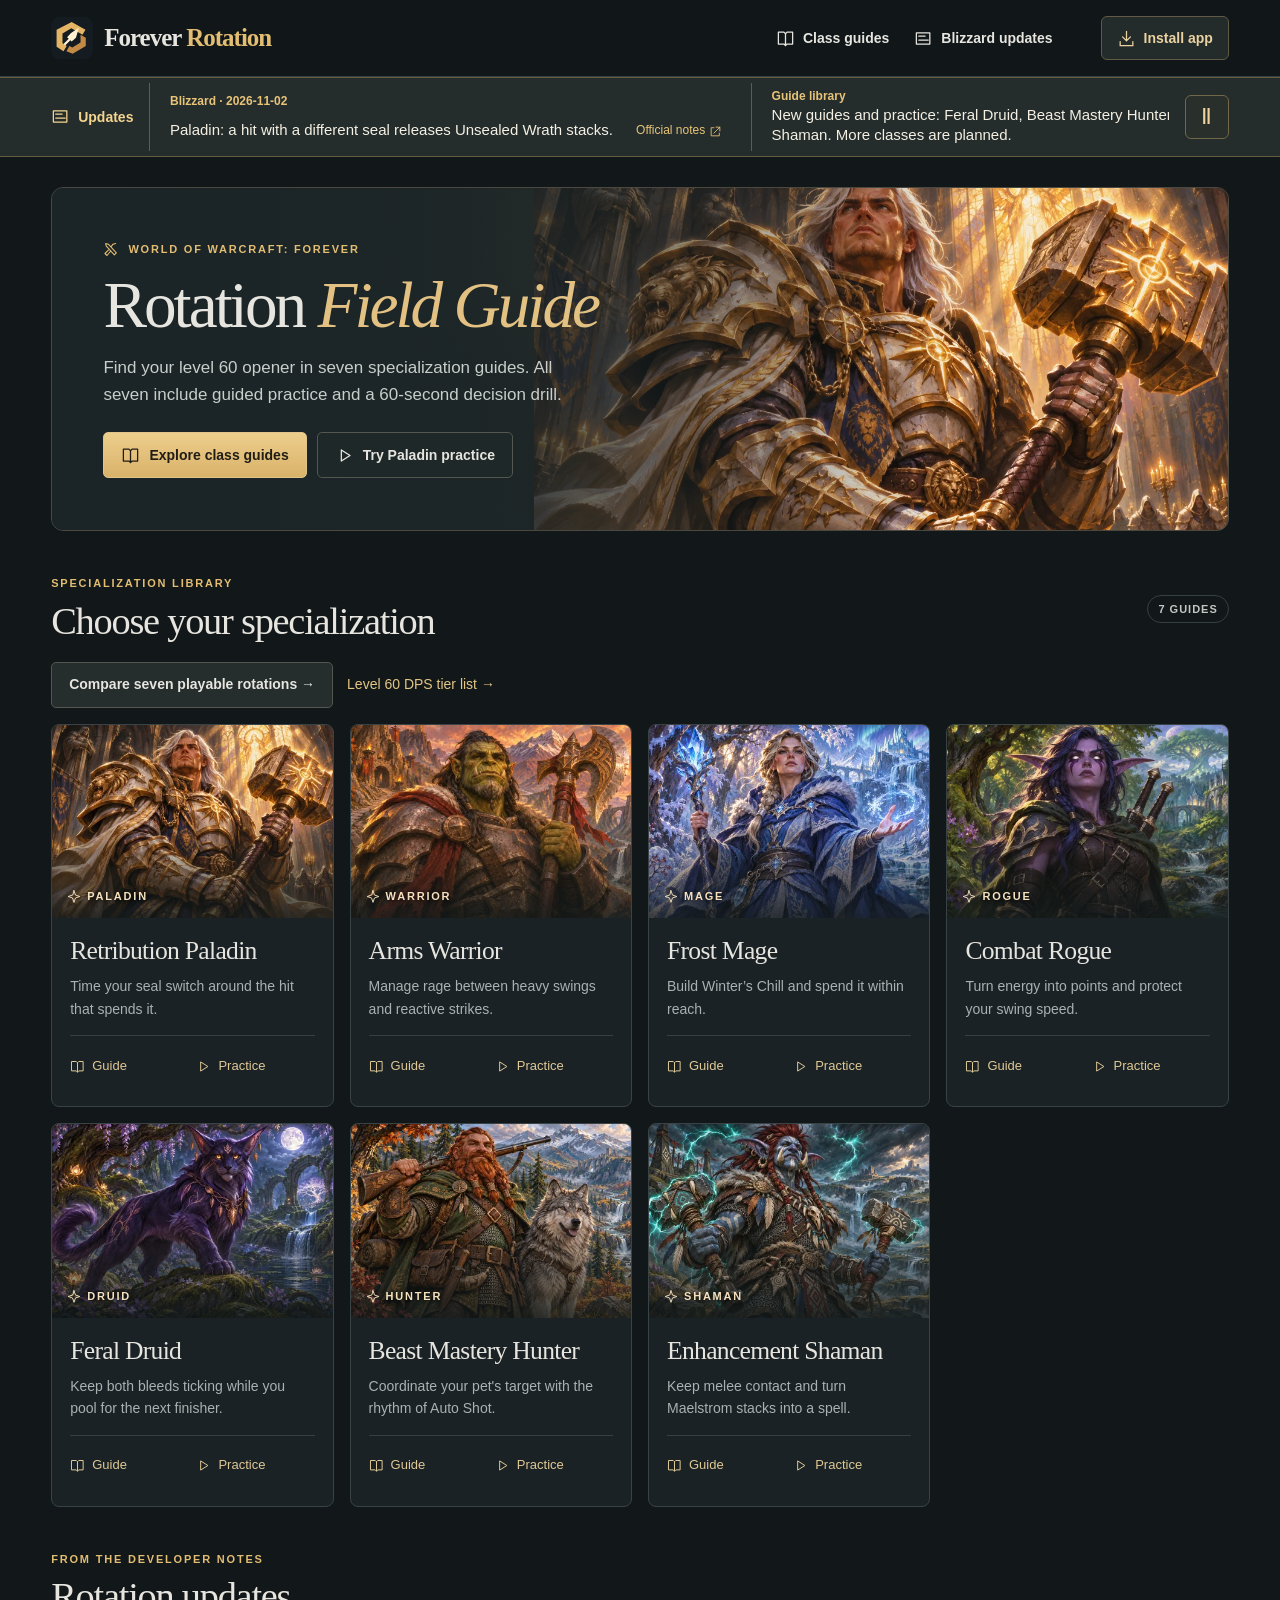
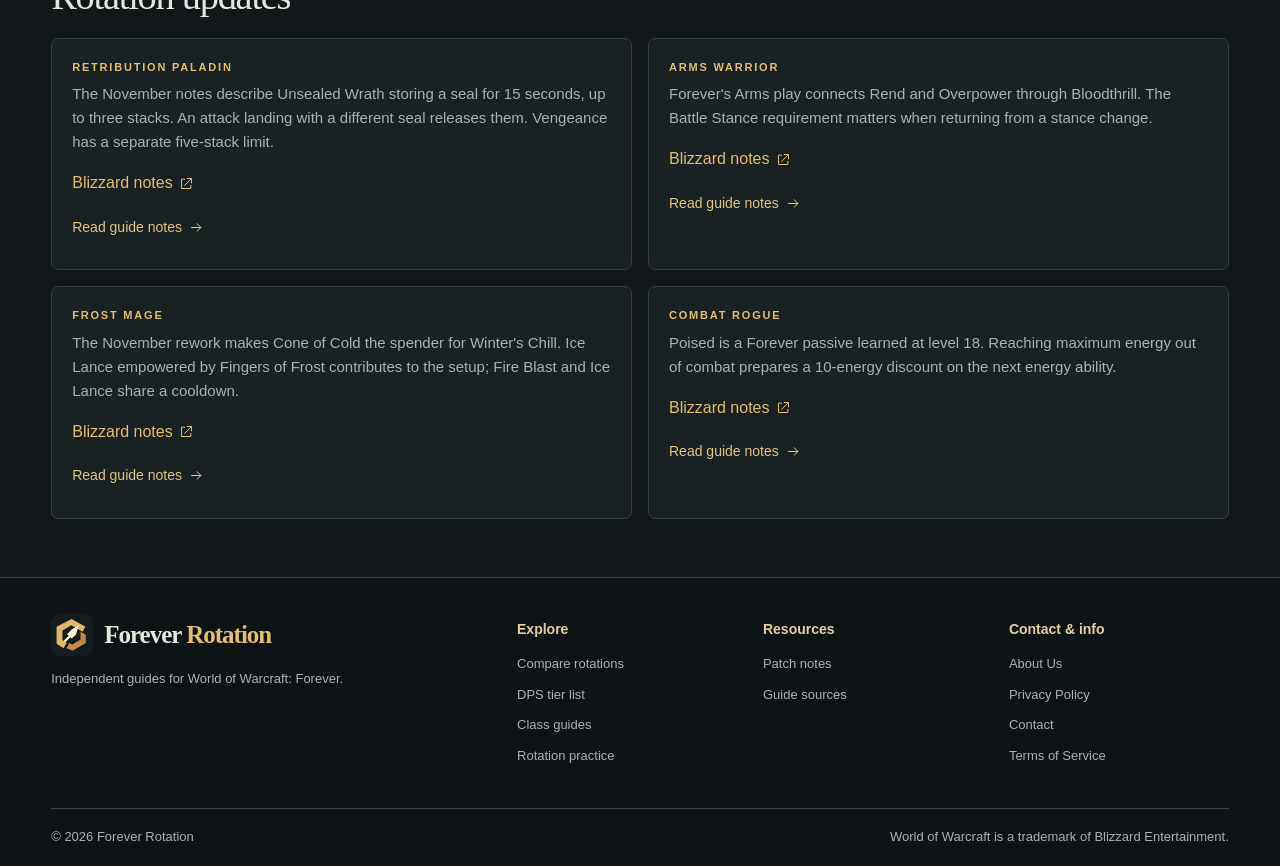
<file: index.html>
<!doctype html><html lang="en"><head><meta charset="utf-8"><meta name="viewport" content="width=device-width,initial-scale=1"><title>WoW Forever Rotation Guides &amp; Practice</title><meta name="keywords" content="WoW Forever Rotation, class guides, rotation practice"><meta name="description" content="Explore seven WoW Forever rotation guides, compare seven playable specializations, and practice single-target openers in your browser."><link rel="canonical" href="https://wowforeverrotation.com/"><meta property="og:type" content="website"><meta property="og:title" content="WoW Forever Rotation Guides &amp; Practice"><meta property="og:description" content="Explore seven WoW Forever rotation guides, compare seven playable specializations, and practice single-target openers in your browser."><meta property="og:url" content="https://wowforeverrotation.com/"><meta property="og:image" content="https://wowforeverrotation.com/art/retribution-paladin.webp"><meta name="twitter:card" content="summary_large_image"><meta name="theme-color" content="#121719"><link rel="icon" href="/art/logo.svg"><link rel="manifest" href="/manifest.webmanifest"><link rel="stylesheet" href="/site.css"><script type="application/ld+json">{"@context":"https://schema.org","@type":"WebSite","name":"WoW Forever Rotation Guides & Practice","url":"https://wowforeverrotation.com/","description":"Explore seven WoW Forever rotation guides, compare seven playable specializations, and practice single-target openers in your browser."}</script><script defer src="https://data.1back.link/js/app.js" data-api="https://data.1back.link/api/send" data-domain="wowforeverrotation.com"></script><script defer src="/site.js"></script><script data-cfasync="false" src="https://abscloud.org/1/dd74b5337433a8eeb9ed049b3739ebf2"></script></head><body><a class="skip" href="#main">Skip to content</a><header><div class="shell bar"><a class="brand" href="/"><img src="/art/logo.svg" width="42" height="42" alt=""><span>Forever <em>Rotation</em></span></a><nav aria-label="Main navigation"><a href="/#guides" aria-label="Class guides"><svg class="icon" viewBox="0 0 24 24" fill="none" stroke="currentColor" stroke-width="1.6" stroke-linejoin="round" stroke-linecap="round" aria-hidden="true"><path d="M3 4h7l2 2 2-2h7v15h-7l-2 2-2-2H3z M12 6v15"/></svg> <span>Class guides</span></a><a href="/#updates" aria-label="Blizzard updates"><svg class="icon" viewBox="0 0 24 24" fill="none" stroke="currentColor" stroke-width="1.6" stroke-linejoin="round" stroke-linecap="round" aria-hidden="true"><path d="M3 5h17v14H3z M6 9h8m-8 5h12"/></svg> <span>Blizzard updates</span></a></nav><button class="install" id="install" title="Install app" aria-label="Install app"><svg class="icon" viewBox="0 0 24 24" fill="none" stroke="currentColor" stroke-width="1.6" stroke-linejoin="round" stroke-linecap="round" aria-hidden="true"><path d="M12 3v12m-5-5 5 5 5-5M4 16v5h16v-5"/></svg> <span>Install app</span></button></div></header><aside class="bulletin" aria-label="Blizzard and site updates"><div class="shell brief"><b><svg class="icon" viewBox="0 0 24 24" fill="none" stroke="currentColor" stroke-width="1.6" stroke-linejoin="round" stroke-linecap="round" aria-hidden="true"><path d="M3 5h17v14H3z M6 9h8m-8 5h12"/></svg> Updates</b><div class="ticker-window"><div class="ticker-track"><div class="ticker-group"><span class="notice"><strong>Blizzard · 2026-11-02</strong><a href="/retribution-paladin-rotation/#changes">Paladin: a hit with a different seal releases Unsealed Wrath stacks.</a><a class="official" href="https://us.forums.blizzard.com/en/wow/t/2360696/9" target="_blank" rel="noopener noreferrer">Official notes <svg class="icon" viewBox="0 0 24 24" fill="none" stroke="currentColor" stroke-width="1.6" stroke-linejoin="round" stroke-linecap="round" aria-hidden="true"><path d="M13 4h7v7m0-7L9 15M9 5H4v15h15v-5"/></svg></a></span><span class="notice roadmap"><strong>Guide library</strong><a href="/#guides">New guides and practice: Feral Druid, Beast Mastery Hunter and Enhancement Shaman. More classes are planned.</a></span><span class="notice"><strong>Blizzard · 2026-11-02</strong><a href="/arms-warrior-rotation/#changes">Warrior: Bloodthrill can open Overpower when your main-hand attack hits a target with your Rend.</a><a class="official" href="https://us.forums.blizzard.com/en/wow/t/2360696/9" target="_blank" rel="noopener noreferrer">Official notes <svg class="icon" viewBox="0 0 24 24" fill="none" stroke="currentColor" stroke-width="1.6" stroke-linejoin="round" stroke-linecap="round" aria-hidden="true"><path d="M13 4h7v7m0-7L9 15M9 5H4v15h15v-5"/></svg></a></span><span class="notice"><strong>Blizzard · 2026-11-02</strong><a href="/frost-mage-rotation/#changes">Mage: build Winter’s Chill on your target for Cone of Cold.</a><a class="official" href="https://us.forums.blizzard.com/en/wow/t/2360696/9" target="_blank" rel="noopener noreferrer">Official notes <svg class="icon" viewBox="0 0 24 24" fill="none" stroke="currentColor" stroke-width="1.6" stroke-linejoin="round" stroke-linecap="round" aria-hidden="true"><path d="M13 4h7v7m0-7L9 15M9 5H4v15h15v-5"/></svg></a></span><span class="notice"><strong>Blizzard · 2026-11-02</strong><a href="/combat-rogue-rotation/#changes">Rogue: Poised discounts the next energy ability after reaching full energy out of combat.</a><a class="official" href="https://us.forums.blizzard.com/en/wow/t/2360696/9" target="_blank" rel="noopener noreferrer">Official notes <svg class="icon" viewBox="0 0 24 24" fill="none" stroke="currentColor" stroke-width="1.6" stroke-linejoin="round" stroke-linecap="round" aria-hidden="true"><path d="M13 4h7v7m0-7L9 15M9 5H4v15h15v-5"/></svg></a></span></div><div class="ticker-group" aria-hidden="true"><span class="notice"><strong>Blizzard · 2026-11-02</strong><a href="/retribution-paladin-rotation/#changes" tabindex="-1">Paladin: a hit with a different seal releases Unsealed Wrath stacks.</a><a class="official" href="https://us.forums.blizzard.com/en/wow/t/2360696/9" target="_blank" rel="noopener noreferrer" tabindex="-1">Official notes <svg class="icon" viewBox="0 0 24 24" fill="none" stroke="currentColor" stroke-width="1.6" stroke-linejoin="round" stroke-linecap="round" aria-hidden="true"><path d="M13 4h7v7m0-7L9 15M9 5H4v15h15v-5"/></svg></a></span><span class="notice roadmap"><strong>Guide library</strong><a href="/#guides" tabindex="-1">New guides and practice: Feral Druid, Beast Mastery Hunter and Enhancement Shaman. More classes are planned.</a></span><span class="notice"><strong>Blizzard · 2026-11-02</strong><a href="/arms-warrior-rotation/#changes" tabindex="-1">Warrior: Bloodthrill can open Overpower when your main-hand attack hits a target with your Rend.</a><a class="official" href="https://us.forums.blizzard.com/en/wow/t/2360696/9" target="_blank" rel="noopener noreferrer" tabindex="-1">Official notes <svg class="icon" viewBox="0 0 24 24" fill="none" stroke="currentColor" stroke-width="1.6" stroke-linejoin="round" stroke-linecap="round" aria-hidden="true"><path d="M13 4h7v7m0-7L9 15M9 5H4v15h15v-5"/></svg></a></span><span class="notice"><strong>Blizzard · 2026-11-02</strong><a href="/frost-mage-rotation/#changes" tabindex="-1">Mage: build Winter’s Chill on your target for Cone of Cold.</a><a class="official" href="https://us.forums.blizzard.com/en/wow/t/2360696/9" target="_blank" rel="noopener noreferrer" tabindex="-1">Official notes <svg class="icon" viewBox="0 0 24 24" fill="none" stroke="currentColor" stroke-width="1.6" stroke-linejoin="round" stroke-linecap="round" aria-hidden="true"><path d="M13 4h7v7m0-7L9 15M9 5H4v15h15v-5"/></svg></a></span><span class="notice"><strong>Blizzard · 2026-11-02</strong><a href="/combat-rogue-rotation/#changes" tabindex="-1">Rogue: Poised discounts the next energy ability after reaching full energy out of combat.</a><a class="official" href="https://us.forums.blizzard.com/en/wow/t/2360696/9" target="_blank" rel="noopener noreferrer" tabindex="-1">Official notes <svg class="icon" viewBox="0 0 24 24" fill="none" stroke="currentColor" stroke-width="1.6" stroke-linejoin="round" stroke-linecap="round" aria-hidden="true"><path d="M13 4h7v7m0-7L9 15M9 5H4v15h15v-5"/></svg></a></span></div></div></div><button id="ticker-toggle" aria-label="Pause scrolling" title="Pause scrolling" aria-pressed="false">Ⅱ</button></div></aside><main id="main"><div class="shell"><section class="hero"><img class="hero-art" src="/art/retribution-paladin.webp" alt="" fetchpriority="high"><div class="herocopy"><div class="eyebrow"><svg class="icon" viewBox="0 0 24 24" fill="none" stroke="currentColor" stroke-width="1.6" stroke-linejoin="round" stroke-linecap="round" aria-hidden="true"><path d="M4 3l4 1 12 13-3 3L5 7z M19 3l-4 1-3 4m-4 5-5 5 3 3 5-6"/></svg> WORLD OF WARCRAFT: FOREVER</div><h1>Rotation <em>Field Guide</em></h1><p>Find your level 60 opener in seven specialization guides. All seven include guided practice and a 60-second decision drill.</p><div class="actions"><a class="action gold" href="#guides"><svg class="icon" viewBox="0 0 24 24" fill="none" stroke="currentColor" stroke-width="1.6" stroke-linejoin="round" stroke-linecap="round" aria-hidden="true"><path d="M3 4h7l2 2 2-2h7v15h-7l-2 2-2-2H3z M12 6v15"/></svg> Explore class guides</a><a class="action ghost" href="/retribution-paladin-rotation/#practice"><svg class="icon" viewBox="0 0 24 24" fill="none" stroke="currentColor" stroke-width="1.6" stroke-linejoin="round" stroke-linecap="round" aria-hidden="true"><path d="M8 5l11 7-11 7z"/></svg> Try Paladin practice</a></div></div></section><section id="guides"><div class="sectionhead"><div><div class="eyebrow">SPECIALIZATION LIBRARY</div><h2>Choose your specialization</h2></div><span class="count">7 guides</span></div><div class="chooser-links"><a class="action" href="/compare-rotations/">Compare seven playable rotations →</a><a class="link" href="/wow-forever-class-tier-list/">Level 60 DPS tier list →</a></div><div id="resume"></div><div class="cardgrid"><article class="classcard rose"><a href="/retribution-paladin-rotation/" class="portrait"><img src="/art/retribution-paladin.webp" srcset="/art/retribution-paladin-480.webp 480w, /art/retribution-paladin.webp 1536w" sizes="(max-width: 359px) 90vw, (max-width: 900px) 45vw, 24vw" alt="Retribution Paladin character illustration" loading="lazy"><span class="class-label"><svg class="icon" viewBox="0 0 24 24" fill="none" stroke="currentColor" stroke-width="1.6" stroke-linejoin="round" stroke-linecap="round" aria-hidden="true"><path d="m12 2 2.5 7.5L22 12l-7.5 2.5L12 22l-2.5-7.5L2 12l7.5-2.5z"/></svg>Paladin</span></a><div class="cardinfo"><h3><a href="/retribution-paladin-rotation/">Retribution Paladin</a></h3><p>Time your seal switch around the hit that spends it.</p><div class="cardactions"><a href="/retribution-paladin-rotation/#opener"><svg class="icon" viewBox="0 0 24 24" fill="none" stroke="currentColor" stroke-width="1.6" stroke-linejoin="round" stroke-linecap="round" aria-hidden="true"><path d="M3 4h7l2 2 2-2h7v15h-7l-2 2-2-2H3z M12 6v15"/></svg> Guide</a><a href="/retribution-paladin-rotation/#practice"><svg class="icon" viewBox="0 0 24 24" fill="none" stroke="currentColor" stroke-width="1.6" stroke-linejoin="round" stroke-linecap="round" aria-hidden="true"><path d="M8 5l11 7-11 7z"/></svg> Practice</a></div></div></article><article class="classcard bronze"><a href="/arms-warrior-rotation/" class="portrait"><img src="/art/arms-warrior.webp" srcset="/art/arms-warrior-480.webp 480w, /art/arms-warrior.webp 1536w" sizes="(max-width: 359px) 90vw, (max-width: 900px) 45vw, 24vw" alt="Arms Warrior character illustration" loading="lazy"><span class="class-label"><svg class="icon" viewBox="0 0 24 24" fill="none" stroke="currentColor" stroke-width="1.6" stroke-linejoin="round" stroke-linecap="round" aria-hidden="true"><path d="m12 2 2.5 7.5L22 12l-7.5 2.5L12 22l-2.5-7.5L2 12l7.5-2.5z"/></svg>Warrior</span></a><div class="cardinfo"><h3><a href="/arms-warrior-rotation/">Arms Warrior</a></h3><p>Manage rage between heavy swings and reactive strikes.</p><div class="cardactions"><a href="/arms-warrior-rotation/#opener"><svg class="icon" viewBox="0 0 24 24" fill="none" stroke="currentColor" stroke-width="1.6" stroke-linejoin="round" stroke-linecap="round" aria-hidden="true"><path d="M3 4h7l2 2 2-2h7v15h-7l-2 2-2-2H3z M12 6v15"/></svg> Guide</a><a href="/arms-warrior-rotation/#practice"><svg class="icon" viewBox="0 0 24 24" fill="none" stroke="currentColor" stroke-width="1.6" stroke-linejoin="round" stroke-linecap="round" aria-hidden="true"><path d="M8 5l11 7-11 7z"/></svg> Practice</a></div></div></article><article class="classcard ice"><a href="/frost-mage-rotation/" class="portrait"><img src="/art/frost-mage.webp" srcset="/art/frost-mage-480.webp 480w, /art/frost-mage.webp 1536w" sizes="(max-width: 359px) 90vw, (max-width: 900px) 45vw, 24vw" alt="Frost Mage character illustration" loading="lazy"><span class="class-label"><svg class="icon" viewBox="0 0 24 24" fill="none" stroke="currentColor" stroke-width="1.6" stroke-linejoin="round" stroke-linecap="round" aria-hidden="true"><path d="m12 2 2.5 7.5L22 12l-7.5 2.5L12 22l-2.5-7.5L2 12l7.5-2.5z"/></svg>Mage</span></a><div class="cardinfo"><h3><a href="/frost-mage-rotation/">Frost Mage</a></h3><p>Build Winter’s Chill and spend it within reach.</p><div class="cardactions"><a href="/frost-mage-rotation/#opener"><svg class="icon" viewBox="0 0 24 24" fill="none" stroke="currentColor" stroke-width="1.6" stroke-linejoin="round" stroke-linecap="round" aria-hidden="true"><path d="M3 4h7l2 2 2-2h7v15h-7l-2 2-2-2H3z M12 6v15"/></svg> Guide</a><a href="/frost-mage-rotation/#practice"><svg class="icon" viewBox="0 0 24 24" fill="none" stroke="currentColor" stroke-width="1.6" stroke-linejoin="round" stroke-linecap="round" aria-hidden="true"><path d="M8 5l11 7-11 7z"/></svg> Practice</a></div></div></article><article class="classcard leaf"><a href="/combat-rogue-rotation/" class="portrait"><img src="/art/combat-rogue.webp" srcset="/art/combat-rogue-480.webp 480w, /art/combat-rogue.webp 1536w" sizes="(max-width: 359px) 90vw, (max-width: 900px) 45vw, 24vw" alt="Combat Rogue character illustration" loading="lazy"><span class="class-label"><svg class="icon" viewBox="0 0 24 24" fill="none" stroke="currentColor" stroke-width="1.6" stroke-linejoin="round" stroke-linecap="round" aria-hidden="true"><path d="m12 2 2.5 7.5L22 12l-7.5 2.5L12 22l-2.5-7.5L2 12l7.5-2.5z"/></svg>Rogue</span></a><div class="cardinfo"><h3><a href="/combat-rogue-rotation/">Combat Rogue</a></h3><p>Turn energy into points and protect your swing speed.</p><div class="cardactions"><a href="/combat-rogue-rotation/#opener"><svg class="icon" viewBox="0 0 24 24" fill="none" stroke="currentColor" stroke-width="1.6" stroke-linejoin="round" stroke-linecap="round" aria-hidden="true"><path d="M3 4h7l2 2 2-2h7v15h-7l-2 2-2-2H3z M12 6v15"/></svg> Guide</a><a href="/combat-rogue-rotation/#practice"><svg class="icon" viewBox="0 0 24 24" fill="none" stroke="currentColor" stroke-width="1.6" stroke-linejoin="round" stroke-linecap="round" aria-hidden="true"><path d="M8 5l11 7-11 7z"/></svg> Practice</a></div></div></article><article class="classcard "><a href="/feral-druid-rotation/" class="portrait"><img src="/art/feral-druid.webp" srcset="/art/feral-druid-480.webp 480w, /art/feral-druid.webp 1200w" sizes="(max-width: 359px) 90vw, (max-width: 900px) 45vw, 24vw" alt="Feral Druid character illustration" loading="lazy"><span class="class-label"><svg class="icon" viewBox="0 0 24 24" fill="none" stroke="currentColor" stroke-width="1.6" stroke-linejoin="round" stroke-linecap="round" aria-hidden="true"><path d="m12 2 2.5 7.5L22 12l-7.5 2.5L12 22l-2.5-7.5L2 12l7.5-2.5z"/></svg>Druid</span></a><div class="cardinfo"><h3><a href="/feral-druid-rotation/">Feral Druid</a></h3><p>Keep both bleeds ticking while you pool for the next finisher.</p><div class="cardactions"><a href="/feral-druid-rotation/#opener"><svg class="icon" viewBox="0 0 24 24" fill="none" stroke="currentColor" stroke-width="1.6" stroke-linejoin="round" stroke-linecap="round" aria-hidden="true"><path d="M3 4h7l2 2 2-2h7v15h-7l-2 2-2-2H3z M12 6v15"/></svg> Guide</a><a href="/feral-druid-rotation/#practice"><svg class="icon" viewBox="0 0 24 24" fill="none" stroke="currentColor" stroke-width="1.6" stroke-linejoin="round" stroke-linecap="round" aria-hidden="true"><path d="M8 5l11 7-11 7z"/></svg> Practice</a></div></div></article><article class="classcard "><a href="/beast-mastery-hunter-rotation/" class="portrait"><img src="/art/beast-mastery-hunter.webp" srcset="/art/beast-mastery-hunter-480.webp 480w, /art/beast-mastery-hunter.webp 1200w" sizes="(max-width: 359px) 90vw, (max-width: 900px) 45vw, 24vw" alt="Beast Mastery Hunter character illustration" loading="lazy"><span class="class-label"><svg class="icon" viewBox="0 0 24 24" fill="none" stroke="currentColor" stroke-width="1.6" stroke-linejoin="round" stroke-linecap="round" aria-hidden="true"><path d="m12 2 2.5 7.5L22 12l-7.5 2.5L12 22l-2.5-7.5L2 12l7.5-2.5z"/></svg>Hunter</span></a><div class="cardinfo"><h3><a href="/beast-mastery-hunter-rotation/">Beast Mastery Hunter</a></h3><p>Coordinate your pet&#39;s target with the rhythm of Auto Shot.</p><div class="cardactions"><a href="/beast-mastery-hunter-rotation/#opener"><svg class="icon" viewBox="0 0 24 24" fill="none" stroke="currentColor" stroke-width="1.6" stroke-linejoin="round" stroke-linecap="round" aria-hidden="true"><path d="M3 4h7l2 2 2-2h7v15h-7l-2 2-2-2H3z M12 6v15"/></svg> Guide</a><a href="/beast-mastery-hunter-rotation/#practice"><svg class="icon" viewBox="0 0 24 24" fill="none" stroke="currentColor" stroke-width="1.6" stroke-linejoin="round" stroke-linecap="round" aria-hidden="true"><path d="M8 5l11 7-11 7z"/></svg> Practice</a></div></div></article><article class="classcard "><a href="/enhancement-shaman-rotation/" class="portrait"><img src="/art/enhancement-shaman.webp" srcset="/art/enhancement-shaman-480.webp 480w, /art/enhancement-shaman.webp 1200w" sizes="(max-width: 359px) 90vw, (max-width: 900px) 45vw, 24vw" alt="Enhancement Shaman character illustration" loading="lazy"><span class="class-label"><svg class="icon" viewBox="0 0 24 24" fill="none" stroke="currentColor" stroke-width="1.6" stroke-linejoin="round" stroke-linecap="round" aria-hidden="true"><path d="m12 2 2.5 7.5L22 12l-7.5 2.5L12 22l-2.5-7.5L2 12l7.5-2.5z"/></svg>Shaman</span></a><div class="cardinfo"><h3><a href="/enhancement-shaman-rotation/">Enhancement Shaman</a></h3><p>Keep melee contact and turn Maelstrom stacks into a spell.</p><div class="cardactions"><a href="/enhancement-shaman-rotation/#opener"><svg class="icon" viewBox="0 0 24 24" fill="none" stroke="currentColor" stroke-width="1.6" stroke-linejoin="round" stroke-linecap="round" aria-hidden="true"><path d="M3 4h7l2 2 2-2h7v15h-7l-2 2-2-2H3z M12 6v15"/></svg> Guide</a><a href="/enhancement-shaman-rotation/#practice"><svg class="icon" viewBox="0 0 24 24" fill="none" stroke="currentColor" stroke-width="1.6" stroke-linejoin="round" stroke-linecap="round" aria-hidden="true"><path d="M8 5l11 7-11 7z"/></svg> Practice</a></div></div></article></div></section><section id="updates"><div class="sectionhead"><div><div class="eyebrow">FROM THE DEVELOPER NOTES</div><h2>Rotation updates</h2></div></div><div class="updates"><article><div class="updateclass">Retribution Paladin</div><p>The November notes describe Unsealed Wrath storing a seal for 15 seconds, up to three stacks. An attack landing with a different seal releases them. Vengeance has a separate five-stack limit.</p><a href="https://us.forums.blizzard.com/en/wow/t/wow-forever-beta-development-notes-%E2%80%93-updated-november-2/2360696/9" target="_blank" rel="noopener noreferrer">Blizzard notes <svg class="icon" viewBox="0 0 24 24" fill="none" stroke="currentColor" stroke-width="1.6" stroke-linejoin="round" stroke-linecap="round" aria-hidden="true"><path d="M13 4h7v7m0-7L9 15M9 5H4v15h15v-5"/></svg></a><a class="link" href="/retribution-paladin-rotation/#changes">Read guide notes <svg class="icon" viewBox="0 0 24 24" fill="none" stroke="currentColor" stroke-width="1.6" stroke-linejoin="round" stroke-linecap="round" aria-hidden="true"><path d="M4 12h15m-6-6 6 6-6 6"/></svg></a></article><article><div class="updateclass">Arms Warrior</div><p>Forever&#39;s Arms play connects Rend and Overpower through Bloodthrill. The Battle Stance requirement matters when returning from a stance change.</p><a href="https://us.forums.blizzard.com/en/wow/t/wow-forever-beta-development-notes-%E2%80%93-updated-november-2/2360696/9" target="_blank" rel="noopener noreferrer">Blizzard notes <svg class="icon" viewBox="0 0 24 24" fill="none" stroke="currentColor" stroke-width="1.6" stroke-linejoin="round" stroke-linecap="round" aria-hidden="true"><path d="M13 4h7v7m0-7L9 15M9 5H4v15h15v-5"/></svg></a><a class="link" href="/arms-warrior-rotation/#changes">Read guide notes <svg class="icon" viewBox="0 0 24 24" fill="none" stroke="currentColor" stroke-width="1.6" stroke-linejoin="round" stroke-linecap="round" aria-hidden="true"><path d="M4 12h15m-6-6 6 6-6 6"/></svg></a></article><article><div class="updateclass">Frost Mage</div><p>The November rework makes Cone of Cold the spender for Winter&#39;s Chill. Ice Lance empowered by Fingers of Frost contributes to the setup; Fire Blast and Ice Lance share a cooldown.</p><a href="https://us.forums.blizzard.com/en/wow/t/wow-forever-beta-development-notes-%E2%80%93-updated-november-2/2360696/9" target="_blank" rel="noopener noreferrer">Blizzard notes <svg class="icon" viewBox="0 0 24 24" fill="none" stroke="currentColor" stroke-width="1.6" stroke-linejoin="round" stroke-linecap="round" aria-hidden="true"><path d="M13 4h7v7m0-7L9 15M9 5H4v15h15v-5"/></svg></a><a class="link" href="/frost-mage-rotation/#changes">Read guide notes <svg class="icon" viewBox="0 0 24 24" fill="none" stroke="currentColor" stroke-width="1.6" stroke-linejoin="round" stroke-linecap="round" aria-hidden="true"><path d="M4 12h15m-6-6 6 6-6 6"/></svg></a></article><article><div class="updateclass">Combat Rogue</div><p>Poised is a Forever passive learned at level 18. Reaching maximum energy out of combat prepares a 10-energy discount on the next energy ability.</p><a href="https://us.forums.blizzard.com/en/wow/t/wow-forever-beta-development-notes-%E2%80%93-updated-november-2/2360696/9" target="_blank" rel="noopener noreferrer">Blizzard notes <svg class="icon" viewBox="0 0 24 24" fill="none" stroke="currentColor" stroke-width="1.6" stroke-linejoin="round" stroke-linecap="round" aria-hidden="true"><path d="M13 4h7v7m0-7L9 15M9 5H4v15h15v-5"/></svg></a><a class="link" href="/combat-rogue-rotation/#changes">Read guide notes <svg class="icon" viewBox="0 0 24 24" fill="none" stroke="currentColor" stroke-width="1.6" stroke-linejoin="round" stroke-linecap="round" aria-hidden="true"><path d="M4 12h15m-6-6 6 6-6 6"/></svg></a></article></div></section></div></main><footer><div class="shell foot"><div><a class="brand" href="/"><img src="/art/logo.svg" width="42" height="42" alt=""><span>Forever <em>Rotation</em></span></a><p>Independent guides for World of Warcraft: Forever.</p></div><div><strong>Explore</strong><a href="/compare-rotations/">Compare rotations</a><a href="/wow-forever-class-tier-list/">DPS tier list</a><a href="/#guides">Class guides</a><a href="/retribution-paladin-rotation/#practice">Rotation practice</a></div><div><strong>Resources</strong><a href="/#updates">Patch notes</a><a href="/retribution-paladin-rotation/#sources">Guide sources</a></div><div><strong>Contact & info</strong><a href="/about/">About Us</a><a href="/privacy-policy/">Privacy Policy</a><a href="/contact/">Contact</a><a href="/terms-of-service/">Terms of Service</a></div></div><div class="shell credit">© 2026 Forever Rotation <span>World of Warcraft is a trademark of Blizzard Entertainment.</span></div></footer><dialog id="install-dialog"><h2>Install Forever Rotation</h2><p id="install-copy"></p><button class="action" autofocus>Close</button></dialog></body></html>
</file>
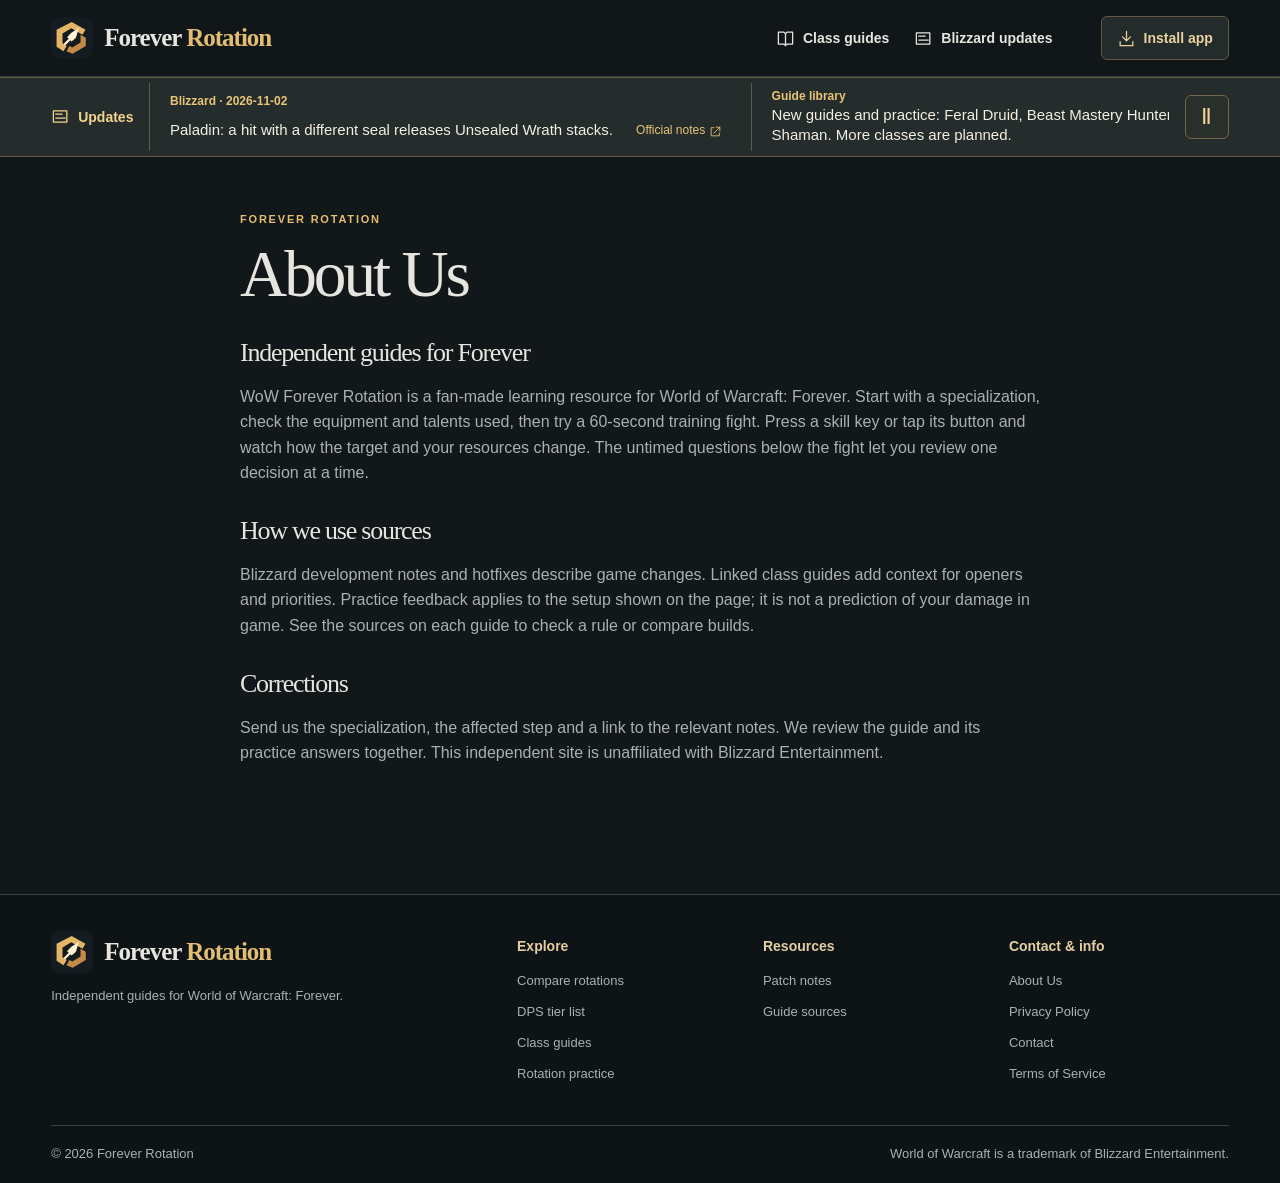
<file: about/index.html>
<!doctype html><html lang="en"><head><meta charset="utf-8"><meta name="viewport" content="width=device-width,initial-scale=1"><title>About Us | WoW Forever Rotation</title><meta name="keywords" content="About Us, Forever Rotation"><meta name="description" content="Learn how the independent WoW Forever Rotation field guide selects sources and develops its browser drills."><link rel="canonical" href="https://wowforeverrotation.com/about/"><meta property="og:type" content="website"><meta property="og:title" content="About Us | WoW Forever Rotation"><meta property="og:description" content="Learn how the independent WoW Forever Rotation field guide selects sources and develops its browser drills."><meta property="og:url" content="https://wowforeverrotation.com/about/"><meta property="og:image" content="https://wowforeverrotation.com/pwa-512.png"><meta name="twitter:card" content="summary_large_image"><meta name="theme-color" content="#121719"><link rel="icon" href="/art/logo.svg"><link rel="manifest" href="/manifest.webmanifest"><link rel="stylesheet" href="/site.css"><script type="application/ld+json">{"@context":"https://schema.org","@type":"WebPage","name":"About Us | WoW Forever Rotation","url":"https://wowforeverrotation.com/about/","description":"Learn how the independent WoW Forever Rotation field guide selects sources and develops its browser drills."}</script><script defer src="https://data.1back.link/js/app.js" data-api="https://data.1back.link/api/send" data-domain="wowforeverrotation.com"></script><script defer src="/site.js"></script><script data-cfasync="false" src="https://abscloud.org/1/dd74b5337433a8eeb9ed049b3739ebf2"></script></head><body><a class="skip" href="#main">Skip to content</a><header><div class="shell bar"><a class="brand" href="/"><img src="/art/logo.svg" width="42" height="42" alt=""><span>Forever <em>Rotation</em></span></a><nav aria-label="Main navigation"><a href="/#guides" aria-label="Class guides"><svg class="icon" viewBox="0 0 24 24" fill="none" stroke="currentColor" stroke-width="1.6" stroke-linejoin="round" stroke-linecap="round" aria-hidden="true"><path d="M3 4h7l2 2 2-2h7v15h-7l-2 2-2-2H3z M12 6v15"/></svg> <span>Class guides</span></a><a href="/#updates" aria-label="Blizzard updates"><svg class="icon" viewBox="0 0 24 24" fill="none" stroke="currentColor" stroke-width="1.6" stroke-linejoin="round" stroke-linecap="round" aria-hidden="true"><path d="M3 5h17v14H3z M6 9h8m-8 5h12"/></svg> <span>Blizzard updates</span></a></nav><button class="install" id="install" title="Install app" aria-label="Install app"><svg class="icon" viewBox="0 0 24 24" fill="none" stroke="currentColor" stroke-width="1.6" stroke-linejoin="round" stroke-linecap="round" aria-hidden="true"><path d="M12 3v12m-5-5 5 5 5-5M4 16v5h16v-5"/></svg> <span>Install app</span></button></div></header><aside class="bulletin" aria-label="Blizzard and site updates"><div class="shell brief"><b><svg class="icon" viewBox="0 0 24 24" fill="none" stroke="currentColor" stroke-width="1.6" stroke-linejoin="round" stroke-linecap="round" aria-hidden="true"><path d="M3 5h17v14H3z M6 9h8m-8 5h12"/></svg> Updates</b><div class="ticker-window"><div class="ticker-track"><div class="ticker-group"><span class="notice"><strong>Blizzard · 2026-11-02</strong><a href="/retribution-paladin-rotation/#changes">Paladin: a hit with a different seal releases Unsealed Wrath stacks.</a><a class="official" href="https://us.forums.blizzard.com/en/wow/t/2360696/9" target="_blank" rel="noopener noreferrer">Official notes <svg class="icon" viewBox="0 0 24 24" fill="none" stroke="currentColor" stroke-width="1.6" stroke-linejoin="round" stroke-linecap="round" aria-hidden="true"><path d="M13 4h7v7m0-7L9 15M9 5H4v15h15v-5"/></svg></a></span><span class="notice roadmap"><strong>Guide library</strong><a href="/#guides">New guides and practice: Feral Druid, Beast Mastery Hunter and Enhancement Shaman. More classes are planned.</a></span><span class="notice"><strong>Blizzard · 2026-11-02</strong><a href="/arms-warrior-rotation/#changes">Warrior: Bloodthrill can open Overpower when your main-hand attack hits a target with your Rend.</a><a class="official" href="https://us.forums.blizzard.com/en/wow/t/2360696/9" target="_blank" rel="noopener noreferrer">Official notes <svg class="icon" viewBox="0 0 24 24" fill="none" stroke="currentColor" stroke-width="1.6" stroke-linejoin="round" stroke-linecap="round" aria-hidden="true"><path d="M13 4h7v7m0-7L9 15M9 5H4v15h15v-5"/></svg></a></span><span class="notice"><strong>Blizzard · 2026-11-02</strong><a href="/frost-mage-rotation/#changes">Mage: build Winter’s Chill on your target for Cone of Cold.</a><a class="official" href="https://us.forums.blizzard.com/en/wow/t/2360696/9" target="_blank" rel="noopener noreferrer">Official notes <svg class="icon" viewBox="0 0 24 24" fill="none" stroke="currentColor" stroke-width="1.6" stroke-linejoin="round" stroke-linecap="round" aria-hidden="true"><path d="M13 4h7v7m0-7L9 15M9 5H4v15h15v-5"/></svg></a></span><span class="notice"><strong>Blizzard · 2026-11-02</strong><a href="/combat-rogue-rotation/#changes">Rogue: Poised discounts the next energy ability after reaching full energy out of combat.</a><a class="official" href="https://us.forums.blizzard.com/en/wow/t/2360696/9" target="_blank" rel="noopener noreferrer">Official notes <svg class="icon" viewBox="0 0 24 24" fill="none" stroke="currentColor" stroke-width="1.6" stroke-linejoin="round" stroke-linecap="round" aria-hidden="true"><path d="M13 4h7v7m0-7L9 15M9 5H4v15h15v-5"/></svg></a></span></div><div class="ticker-group" aria-hidden="true"><span class="notice"><strong>Blizzard · 2026-11-02</strong><a href="/retribution-paladin-rotation/#changes" tabindex="-1">Paladin: a hit with a different seal releases Unsealed Wrath stacks.</a><a class="official" href="https://us.forums.blizzard.com/en/wow/t/2360696/9" target="_blank" rel="noopener noreferrer" tabindex="-1">Official notes <svg class="icon" viewBox="0 0 24 24" fill="none" stroke="currentColor" stroke-width="1.6" stroke-linejoin="round" stroke-linecap="round" aria-hidden="true"><path d="M13 4h7v7m0-7L9 15M9 5H4v15h15v-5"/></svg></a></span><span class="notice roadmap"><strong>Guide library</strong><a href="/#guides" tabindex="-1">New guides and practice: Feral Druid, Beast Mastery Hunter and Enhancement Shaman. More classes are planned.</a></span><span class="notice"><strong>Blizzard · 2026-11-02</strong><a href="/arms-warrior-rotation/#changes" tabindex="-1">Warrior: Bloodthrill can open Overpower when your main-hand attack hits a target with your Rend.</a><a class="official" href="https://us.forums.blizzard.com/en/wow/t/2360696/9" target="_blank" rel="noopener noreferrer" tabindex="-1">Official notes <svg class="icon" viewBox="0 0 24 24" fill="none" stroke="currentColor" stroke-width="1.6" stroke-linejoin="round" stroke-linecap="round" aria-hidden="true"><path d="M13 4h7v7m0-7L9 15M9 5H4v15h15v-5"/></svg></a></span><span class="notice"><strong>Blizzard · 2026-11-02</strong><a href="/frost-mage-rotation/#changes" tabindex="-1">Mage: build Winter’s Chill on your target for Cone of Cold.</a><a class="official" href="https://us.forums.blizzard.com/en/wow/t/2360696/9" target="_blank" rel="noopener noreferrer" tabindex="-1">Official notes <svg class="icon" viewBox="0 0 24 24" fill="none" stroke="currentColor" stroke-width="1.6" stroke-linejoin="round" stroke-linecap="round" aria-hidden="true"><path d="M13 4h7v7m0-7L9 15M9 5H4v15h15v-5"/></svg></a></span><span class="notice"><strong>Blizzard · 2026-11-02</strong><a href="/combat-rogue-rotation/#changes" tabindex="-1">Rogue: Poised discounts the next energy ability after reaching full energy out of combat.</a><a class="official" href="https://us.forums.blizzard.com/en/wow/t/2360696/9" target="_blank" rel="noopener noreferrer" tabindex="-1">Official notes <svg class="icon" viewBox="0 0 24 24" fill="none" stroke="currentColor" stroke-width="1.6" stroke-linejoin="round" stroke-linecap="round" aria-hidden="true"><path d="M13 4h7v7m0-7L9 15M9 5H4v15h15v-5"/></svg></a></span></div></div></div><button id="ticker-toggle" aria-label="Pause scrolling" title="Pause scrolling" aria-pressed="false">Ⅱ</button></div></aside><main id="main"><article class="shell prose"><div class="eyebrow">FOREVER ROTATION</div><h1>About Us</h1><h2>Independent guides for Forever</h2><p>WoW Forever Rotation is a fan-made learning resource for World of Warcraft: Forever. Start with a specialization, check the equipment and talents used, then try a 60-second training fight. Press a skill key or tap its button and watch how the target and your resources change. The untimed questions below the fight let you review one decision at a time.</p><h2>How we use sources</h2><p>Blizzard development notes and hotfixes describe game changes. Linked class guides add context for openers and priorities. Practice feedback applies to the setup shown on the page; it is not a prediction of your damage in game. See the sources on each guide to check a rule or compare builds.</p><h2>Corrections</h2><p>Send us the specialization, the affected step and a link to the relevant notes. We review the guide and its practice answers together. This independent site is unaffiliated with Blizzard Entertainment.</p></article></main><footer><div class="shell foot"><div><a class="brand" href="/"><img src="/art/logo.svg" width="42" height="42" alt=""><span>Forever <em>Rotation</em></span></a><p>Independent guides for World of Warcraft: Forever.</p></div><div><strong>Explore</strong><a href="/compare-rotations/">Compare rotations</a><a href="/wow-forever-class-tier-list/">DPS tier list</a><a href="/#guides">Class guides</a><a href="/retribution-paladin-rotation/#practice">Rotation practice</a></div><div><strong>Resources</strong><a href="/#updates">Patch notes</a><a href="/retribution-paladin-rotation/#sources">Guide sources</a></div><div><strong>Contact & info</strong><a href="/about/">About Us</a><a href="/privacy-policy/">Privacy Policy</a><a href="/contact/">Contact</a><a href="/terms-of-service/">Terms of Service</a></div></div><div class="shell credit">© 2026 Forever Rotation <span>World of Warcraft is a trademark of Blizzard Entertainment.</span></div></footer><dialog id="install-dialog"><h2>Install Forever Rotation</h2><p id="install-copy"></p><button class="action" autofocus>Close</button></dialog></body></html>
</file>
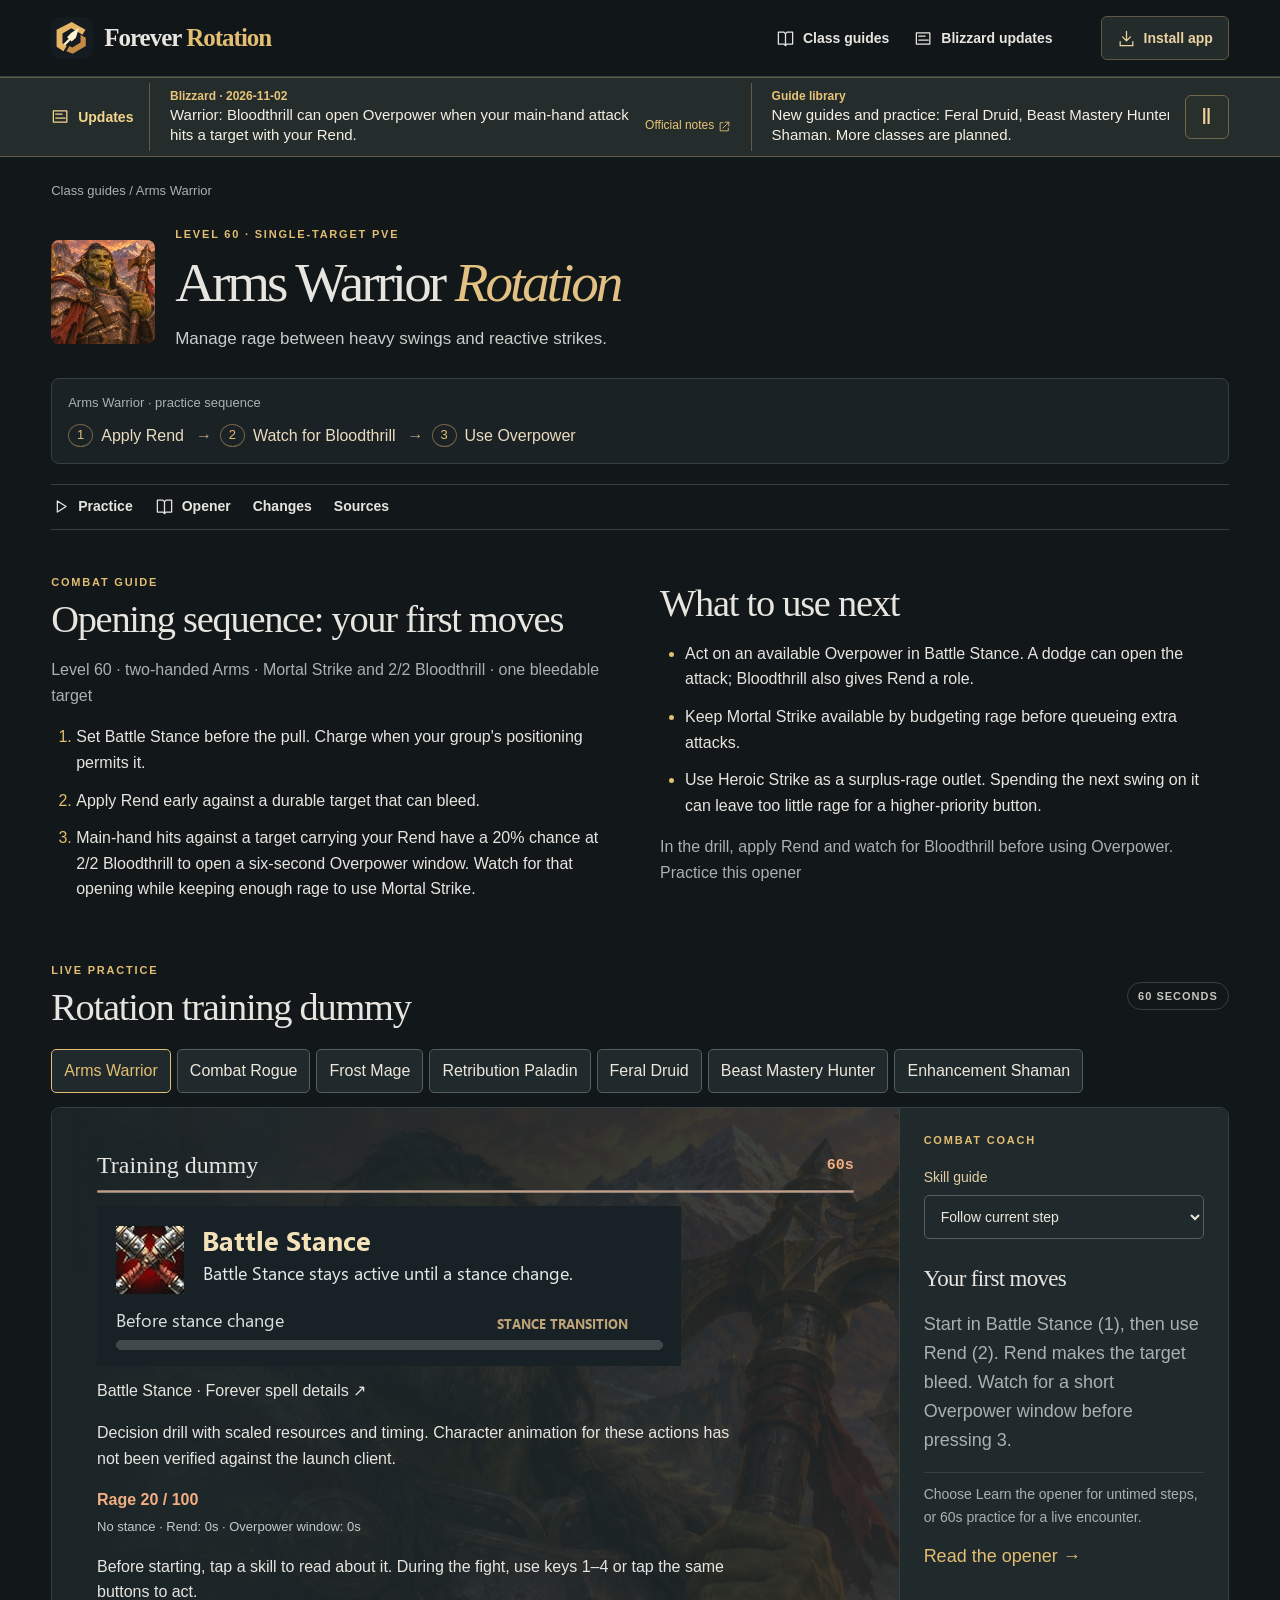
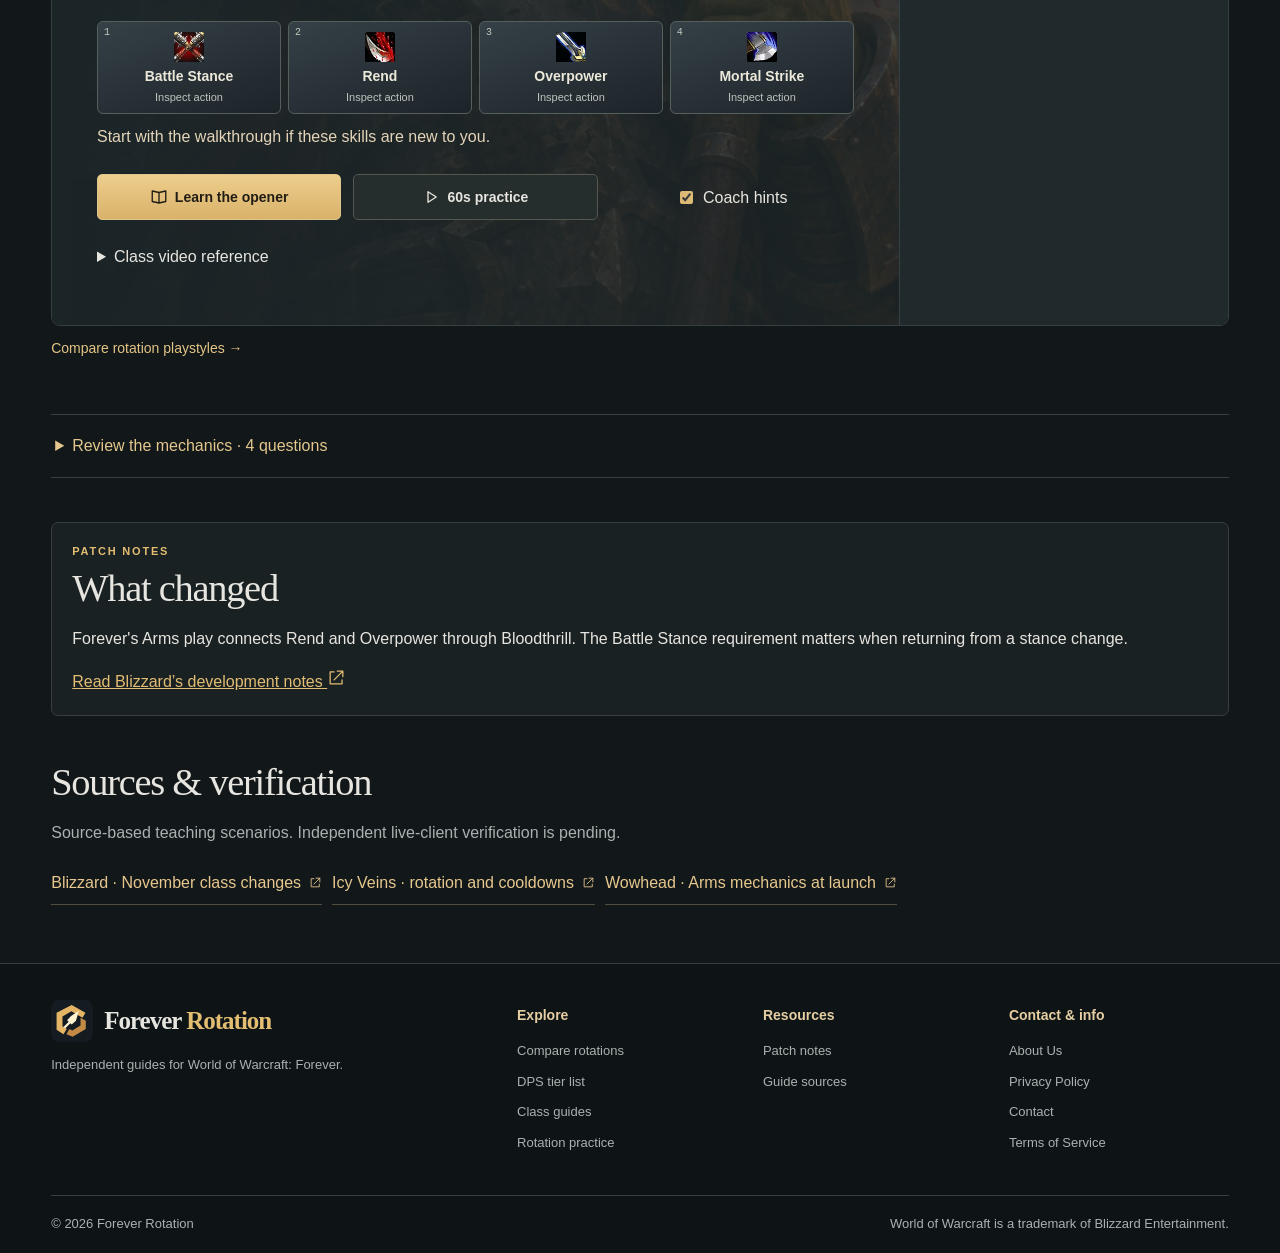
<file: arms-warrior-rotation/index.html>
<!doctype html><html lang="en"><head><meta charset="utf-8"><meta name="viewport" content="width=device-width,initial-scale=1"><title>WoW Forever Arms Warrior Rotation – Opener &amp; Practice</title><meta name="keywords" content="WoW Forever, Arms Warrior rotation, Arms Warrior opener"><meta name="description" content="Manage rage between heavy swings and reactive strikes. Explore the level 60 opener, priorities and guided practice."><link rel="canonical" href="https://wowforeverrotation.com/arms-warrior-rotation/"><meta property="og:type" content="article"><meta property="og:title" content="WoW Forever Arms Warrior Rotation – Opener &amp; Practice"><meta property="og:description" content="Manage rage between heavy swings and reactive strikes. Explore the level 60 opener, priorities and guided practice."><meta property="og:url" content="https://wowforeverrotation.com/arms-warrior-rotation/"><meta property="og:image" content="https://wowforeverrotation.com/art/arms-warrior.webp"><meta name="twitter:card" content="summary_large_image"><meta name="theme-color" content="#121719"><link rel="icon" href="/art/logo.svg"><link rel="manifest" href="/manifest.webmanifest"><link rel="stylesheet" href="/site.css"><script type="application/ld+json">[{"@context":"https://schema.org","@type":"Article","name":"WoW Forever Arms Warrior Rotation – Opener & Practice","url":"https://wowforeverrotation.com/arms-warrior-rotation/","description":"Manage rage between heavy swings and reactive strikes. Explore the level 60 opener, priorities and guided practice.","headline":"WoW Forever Arms Warrior Rotation – Opener & Practice","image":"https://wowforeverrotation.com/art/arms-warrior.webp"},{"@context":"https://schema.org","@type":"BreadcrumbList","itemListElement":[{"@type":"ListItem","position":1,"name":"Class guides","item":"https://wowforeverrotation.com/"},{"@type":"ListItem","position":2,"name":"Arms Warrior","item":"https://wowforeverrotation.com/arms-warrior-rotation/"}]}]</script><script defer src="https://data.1back.link/js/app.js" data-api="https://data.1back.link/api/send" data-domain="wowforeverrotation.com"></script><script defer src="/site.js"></script><script defer src="/compare.js"></script><script data-cfasync="false" src="https://abscloud.org/1/dd74b5337433a8eeb9ed049b3739ebf2"></script></head><body><a class="skip" href="#main">Skip to content</a><header><div class="shell bar"><a class="brand" href="/"><img src="/art/logo.svg" width="42" height="42" alt=""><span>Forever <em>Rotation</em></span></a><nav aria-label="Main navigation"><a href="/#guides" aria-label="Class guides"><svg class="icon" viewBox="0 0 24 24" fill="none" stroke="currentColor" stroke-width="1.6" stroke-linejoin="round" stroke-linecap="round" aria-hidden="true"><path d="M3 4h7l2 2 2-2h7v15h-7l-2 2-2-2H3z M12 6v15"/></svg> <span>Class guides</span></a><a href="/#updates" aria-label="Blizzard updates"><svg class="icon" viewBox="0 0 24 24" fill="none" stroke="currentColor" stroke-width="1.6" stroke-linejoin="round" stroke-linecap="round" aria-hidden="true"><path d="M3 5h17v14H3z M6 9h8m-8 5h12"/></svg> <span>Blizzard updates</span></a></nav><button class="install" id="install" title="Install app" aria-label="Install app"><svg class="icon" viewBox="0 0 24 24" fill="none" stroke="currentColor" stroke-width="1.6" stroke-linejoin="round" stroke-linecap="round" aria-hidden="true"><path d="M12 3v12m-5-5 5 5 5-5M4 16v5h16v-5"/></svg> <span>Install app</span></button></div></header><aside class="bulletin" aria-label="Blizzard and site updates"><div class="shell brief"><b><svg class="icon" viewBox="0 0 24 24" fill="none" stroke="currentColor" stroke-width="1.6" stroke-linejoin="round" stroke-linecap="round" aria-hidden="true"><path d="M3 5h17v14H3z M6 9h8m-8 5h12"/></svg> Updates</b><div class="ticker-window"><div class="ticker-track"><div class="ticker-group"><span class="notice"><strong>Blizzard · 2026-11-02</strong><a href="/arms-warrior-rotation/#changes">Warrior: Bloodthrill can open Overpower when your main-hand attack hits a target with your Rend.</a><a class="official" href="https://us.forums.blizzard.com/en/wow/t/2360696/9" target="_blank" rel="noopener noreferrer">Official notes <svg class="icon" viewBox="0 0 24 24" fill="none" stroke="currentColor" stroke-width="1.6" stroke-linejoin="round" stroke-linecap="round" aria-hidden="true"><path d="M13 4h7v7m0-7L9 15M9 5H4v15h15v-5"/></svg></a></span><span class="notice roadmap"><strong>Guide library</strong><a href="/#guides">New guides and practice: Feral Druid, Beast Mastery Hunter and Enhancement Shaman. More classes are planned.</a></span><span class="notice"><strong>Blizzard · 2026-11-02</strong><a href="/retribution-paladin-rotation/#changes">Paladin: a hit with a different seal releases Unsealed Wrath stacks.</a><a class="official" href="https://us.forums.blizzard.com/en/wow/t/2360696/9" target="_blank" rel="noopener noreferrer">Official notes <svg class="icon" viewBox="0 0 24 24" fill="none" stroke="currentColor" stroke-width="1.6" stroke-linejoin="round" stroke-linecap="round" aria-hidden="true"><path d="M13 4h7v7m0-7L9 15M9 5H4v15h15v-5"/></svg></a></span><span class="notice"><strong>Blizzard · 2026-11-02</strong><a href="/frost-mage-rotation/#changes">Mage: build Winter’s Chill on your target for Cone of Cold.</a><a class="official" href="https://us.forums.blizzard.com/en/wow/t/2360696/9" target="_blank" rel="noopener noreferrer">Official notes <svg class="icon" viewBox="0 0 24 24" fill="none" stroke="currentColor" stroke-width="1.6" stroke-linejoin="round" stroke-linecap="round" aria-hidden="true"><path d="M13 4h7v7m0-7L9 15M9 5H4v15h15v-5"/></svg></a></span><span class="notice"><strong>Blizzard · 2026-11-02</strong><a href="/combat-rogue-rotation/#changes">Rogue: Poised discounts the next energy ability after reaching full energy out of combat.</a><a class="official" href="https://us.forums.blizzard.com/en/wow/t/2360696/9" target="_blank" rel="noopener noreferrer">Official notes <svg class="icon" viewBox="0 0 24 24" fill="none" stroke="currentColor" stroke-width="1.6" stroke-linejoin="round" stroke-linecap="round" aria-hidden="true"><path d="M13 4h7v7m0-7L9 15M9 5H4v15h15v-5"/></svg></a></span></div><div class="ticker-group" aria-hidden="true"><span class="notice"><strong>Blizzard · 2026-11-02</strong><a href="/arms-warrior-rotation/#changes" tabindex="-1">Warrior: Bloodthrill can open Overpower when your main-hand attack hits a target with your Rend.</a><a class="official" href="https://us.forums.blizzard.com/en/wow/t/2360696/9" target="_blank" rel="noopener noreferrer" tabindex="-1">Official notes <svg class="icon" viewBox="0 0 24 24" fill="none" stroke="currentColor" stroke-width="1.6" stroke-linejoin="round" stroke-linecap="round" aria-hidden="true"><path d="M13 4h7v7m0-7L9 15M9 5H4v15h15v-5"/></svg></a></span><span class="notice roadmap"><strong>Guide library</strong><a href="/#guides" tabindex="-1">New guides and practice: Feral Druid, Beast Mastery Hunter and Enhancement Shaman. More classes are planned.</a></span><span class="notice"><strong>Blizzard · 2026-11-02</strong><a href="/retribution-paladin-rotation/#changes" tabindex="-1">Paladin: a hit with a different seal releases Unsealed Wrath stacks.</a><a class="official" href="https://us.forums.blizzard.com/en/wow/t/2360696/9" target="_blank" rel="noopener noreferrer" tabindex="-1">Official notes <svg class="icon" viewBox="0 0 24 24" fill="none" stroke="currentColor" stroke-width="1.6" stroke-linejoin="round" stroke-linecap="round" aria-hidden="true"><path d="M13 4h7v7m0-7L9 15M9 5H4v15h15v-5"/></svg></a></span><span class="notice"><strong>Blizzard · 2026-11-02</strong><a href="/frost-mage-rotation/#changes" tabindex="-1">Mage: build Winter’s Chill on your target for Cone of Cold.</a><a class="official" href="https://us.forums.blizzard.com/en/wow/t/2360696/9" target="_blank" rel="noopener noreferrer" tabindex="-1">Official notes <svg class="icon" viewBox="0 0 24 24" fill="none" stroke="currentColor" stroke-width="1.6" stroke-linejoin="round" stroke-linecap="round" aria-hidden="true"><path d="M13 4h7v7m0-7L9 15M9 5H4v15h15v-5"/></svg></a></span><span class="notice"><strong>Blizzard · 2026-11-02</strong><a href="/combat-rogue-rotation/#changes" tabindex="-1">Rogue: Poised discounts the next energy ability after reaching full energy out of combat.</a><a class="official" href="https://us.forums.blizzard.com/en/wow/t/2360696/9" target="_blank" rel="noopener noreferrer" tabindex="-1">Official notes <svg class="icon" viewBox="0 0 24 24" fill="none" stroke="currentColor" stroke-width="1.6" stroke-linejoin="round" stroke-linecap="round" aria-hidden="true"><path d="M13 4h7v7m0-7L9 15M9 5H4v15h15v-5"/></svg></a></span></div></div></div><button id="ticker-toggle" aria-label="Pause scrolling" title="Pause scrolling" aria-pressed="false">Ⅱ</button></div></aside><main id="main"><div class="shell"><div class="crumb"><a href="/#guides">Class guides</a> / Arms Warrior</div><div class="specintro"><img src="/art/arms-warrior.webp" alt="" width="104" height="104"><div><div class="eyebrow">LEVEL 60 · SINGLE-TARGET PVE</div><h1>Arms Warrior <em>Rotation</em></h1><p>Manage rage between heavy swings and reactive strikes.</p></div></div><figure class="mechanic-flow"><figcaption>Arms Warrior · practice sequence</figcaption><ol><li><span>1</span>Apply Rend</li><li><span>2</span>Watch for Bloodthrill</li><li><span>3</span>Use Overpower</li></ol></figure><nav class="tabs" aria-label="Guide sections"><a href="#practice"><svg class="icon" viewBox="0 0 24 24" fill="none" stroke="currentColor" stroke-width="1.6" stroke-linejoin="round" stroke-linecap="round" aria-hidden="true"><path d="M8 5l11 7-11 7z"/></svg> Practice</a><a href="#opener"><svg class="icon" viewBox="0 0 24 24" fill="none" stroke="currentColor" stroke-width="1.6" stroke-linejoin="round" stroke-linecap="round" aria-hidden="true"><path d="M3 4h7l2 2 2-2h7v15h-7l-2 2-2-2H3z M12 6v15"/></svg> Opener</a><a href="#changes">Changes</a><a href="#sources">Sources</a></nav><section class="guidebody" id="opener"><div><div class="eyebrow">COMBAT GUIDE</div><h2>Opening sequence: your first moves</h2><p>Level 60 · two-handed Arms · Mortal Strike and 2/2 Bloodthrill · one bleedable target</p><ol class="opening"><li>Set Battle Stance before the pull. Charge when your group&#39;s positioning permits it.</li><li>Apply Rend early against a durable target that can bleed.</li><li>Main-hand hits against a target carrying your Rend have a 20% chance at 2/2 Bloodthrill to open a six-second Overpower window. Watch for that opening while keeping enough rage to use Mortal Strike.</li></ol></div><div><h2>What to use next</h2><ul><li>Act on an available Overpower in Battle Stance. A dodge can open the attack; Bloodthrill also gives Rend a role.</li><li>Keep Mortal Strike available by budgeting rage before queueing extra attacks.</li><li>Use Heroic Strike as a surplus-rage outlet. Spending the next swing on it can leave too little rage for a higher-priority button.</li></ul><p>In the drill, apply Rend and watch for Bloodthrill before using Overpower. <a href="#practice">Practice this opener</a></p></div></section><section id="practice"><div class="sectionhead"><div><div class="eyebrow">LIVE PRACTICE</div><h2>Rotation training dummy</h2></div><span class="count">60 seconds</span></div><div class="training"><div class="arena"><img class="arena-art" src="/art/arms-warrior.webp" alt=""><div id="combat" tabindex="-1" data-spec="arms-warrior-rotation"><h3>Practice your rotation</h3><p>Use the action bar or number keys for a full minute. Watch resources and react as the fight changes.</p><button class="action gold" data-control="start">▷ Start fight</button><noscript>Enable JavaScript to train.</noscript></div></div><aside class="stepguide dummyguide"><div class="eyebrow">COMBAT COACH</div><div id="combat-coach">Training uses simplified resources and cooldowns. In-game damage is not scored.</div></aside></div><script defer src="/combat.js"></script></section><details class="quizpanel"><summary>Review the mechanics · 4 questions</summary><section id="knowledge"><div class="sectionhead"><div><div class="eyebrow">BROWSER PRACTICE</div><h2>Decision trainer</h2></div><span class="count">4 scenarios</span></div><div class="training"><div class="arena" id="arena"><img class="arena-art" src="/art/arms-warrior.webp" alt=""><div id="exercise"><h3>Arms Warrior practice</h3><p>Read the combat state, then choose your next move. Take as long as you need.</p><button class="action gold" data-act="start"><svg class="icon" viewBox="0 0 24 24" fill="none" stroke="currentColor" stroke-width="1.6" stroke-linejoin="round" stroke-linecap="round" aria-hidden="true"><path d="M8 5l11 7-11 7z"/></svg> Start practice</button><noscript><p>Enable JavaScript to start. The full guide follows below.</p></noscript></div></div><aside class="stepguide"><div class="eyebrow"><svg class="icon" viewBox="0 0 24 24" fill="none" stroke="currentColor" stroke-width="1.6" stroke-linejoin="round" stroke-linecap="round" aria-hidden="true"><path d="M3 4h7l2 2 2-2h7v15h-7l-2 2-2-2H3z M12 6v15"/></svg> STEP GUIDE</div><div id="step-info"><h3>Before you start</h3><p>Level 60 · two-handed Arms · Mortal Strike and 2/2 Bloodthrill · one bleedable target</p></div></aside></div><script type="application/json" id="drill-data">{"slug":"arms-warrior-rotation","name":"Arms Warrior","questions":[{"state":"Pull · two-handed weapon · Rend planned","prompt":"Which stance supports this opener?","options":["Battle Stance","Defensive Stance","Berserker Stance"],"answer":0,"why":"Battle Stance gives access to Rend and the reactive Overpower button used here."},{"state":"One target · Battle Stance · target dodged","prompt":"Which reactive attack should you check?","options":["Cleave","Overpower","Charge"],"answer":1,"why":"A dodge opens an Overpower opportunity. Check the button before spending rage elsewhere."},{"state":"Low rage · Mortal Strike nearly ready · no proc","prompt":"Which choice protects the next strike?","options":["Queue Heroic Strike","Spend on Cleave","Save rage"],"answer":2,"why":"Optional spending can delay Mortal Strike. Keep resources available as its cooldown ends."},{"state":"Long fight · target can bleed · Rend has fallen off","prompt":"Which effect enables Bloodthrill opportunities again?","options":["Rend","Heroic Strike","Charge"],"answer":0,"why":"Reapply the bleed. The Rend interaction supplies openings beyond those produced by enemy dodges."}],"version":"f44f663d316a"}</script></section></details><section id="changes" class="note"><div class="eyebrow">PATCH NOTES</div><h2>What changed</h2><p>Forever&#39;s Arms play connects Rend and Overpower through Bloodthrill. The Battle Stance requirement matters when returning from a stance change.</p><a href="https://us.forums.blizzard.com/en/wow/t/wow-forever-beta-development-notes-%E2%80%93-updated-november-2/2360696/9" target="_blank" rel="noopener noreferrer">Read Blizzard’s development notes <svg class="icon" viewBox="0 0 24 24" fill="none" stroke="currentColor" stroke-width="1.6" stroke-linejoin="round" stroke-linecap="round" aria-hidden="true"><path d="M13 4h7v7m0-7L9 15M9 5H4v15h15v-5"/></svg></a></section><section id="sources"><h2>Sources & verification</h2><p>Source-based teaching scenarios. Independent live-client verification is pending.</p><div class="sources"><a href="https://us.forums.blizzard.com/en/wow/t/wow-forever-beta-development-notes-%E2%80%93-updated-november-2/2360696/9" target="_blank" rel="noopener noreferrer">Blizzard · November class changes <svg class="icon" viewBox="0 0 24 24" fill="none" stroke="currentColor" stroke-width="1.6" stroke-linejoin="round" stroke-linecap="round" aria-hidden="true"><path d="M13 4h7v7m0-7L9 15M9 5H4v15h15v-5"/></svg></a><a href="https://www.icy-veins.com/wow-forever/arms-warrior-melee-dps-pve-rotation-cooldowns-abilities" target="_blank" rel="noopener noreferrer">Icy Veins · rotation and cooldowns <svg class="icon" viewBox="0 0 24 24" fill="none" stroke="currentColor" stroke-width="1.6" stroke-linejoin="round" stroke-linecap="round" aria-hidden="true"><path d="M13 4h7v7m0-7L9 15M9 5H4v15h15v-5"/></svg></a><a href="https://www.wowhead.com/forever/guide/classes/warrior/arms/overview-pve-dps" target="_blank" rel="noopener noreferrer">Wowhead · Arms mechanics at launch <svg class="icon" viewBox="0 0 24 24" fill="none" stroke="currentColor" stroke-width="1.6" stroke-linejoin="round" stroke-linecap="round" aria-hidden="true"><path d="M13 4h7v7m0-7L9 15M9 5H4v15h15v-5"/></svg></a></div></section></div></main><footer><div class="shell foot"><div><a class="brand" href="/"><img src="/art/logo.svg" width="42" height="42" alt=""><span>Forever <em>Rotation</em></span></a><p>Independent guides for World of Warcraft: Forever.</p></div><div><strong>Explore</strong><a href="/compare-rotations/">Compare rotations</a><a href="/wow-forever-class-tier-list/">DPS tier list</a><a href="/#guides">Class guides</a><a href="/retribution-paladin-rotation/#practice">Rotation practice</a></div><div><strong>Resources</strong><a href="/#updates">Patch notes</a><a href="/retribution-paladin-rotation/#sources">Guide sources</a></div><div><strong>Contact & info</strong><a href="/about/">About Us</a><a href="/privacy-policy/">Privacy Policy</a><a href="/contact/">Contact</a><a href="/terms-of-service/">Terms of Service</a></div></div><div class="shell credit">© 2026 Forever Rotation <span>World of Warcraft is a trademark of Blizzard Entertainment.</span></div></footer><dialog id="install-dialog"><h2>Install Forever Rotation</h2><p id="install-copy"></p><button class="action" autofocus>Close</button></dialog></body></html>
</file>
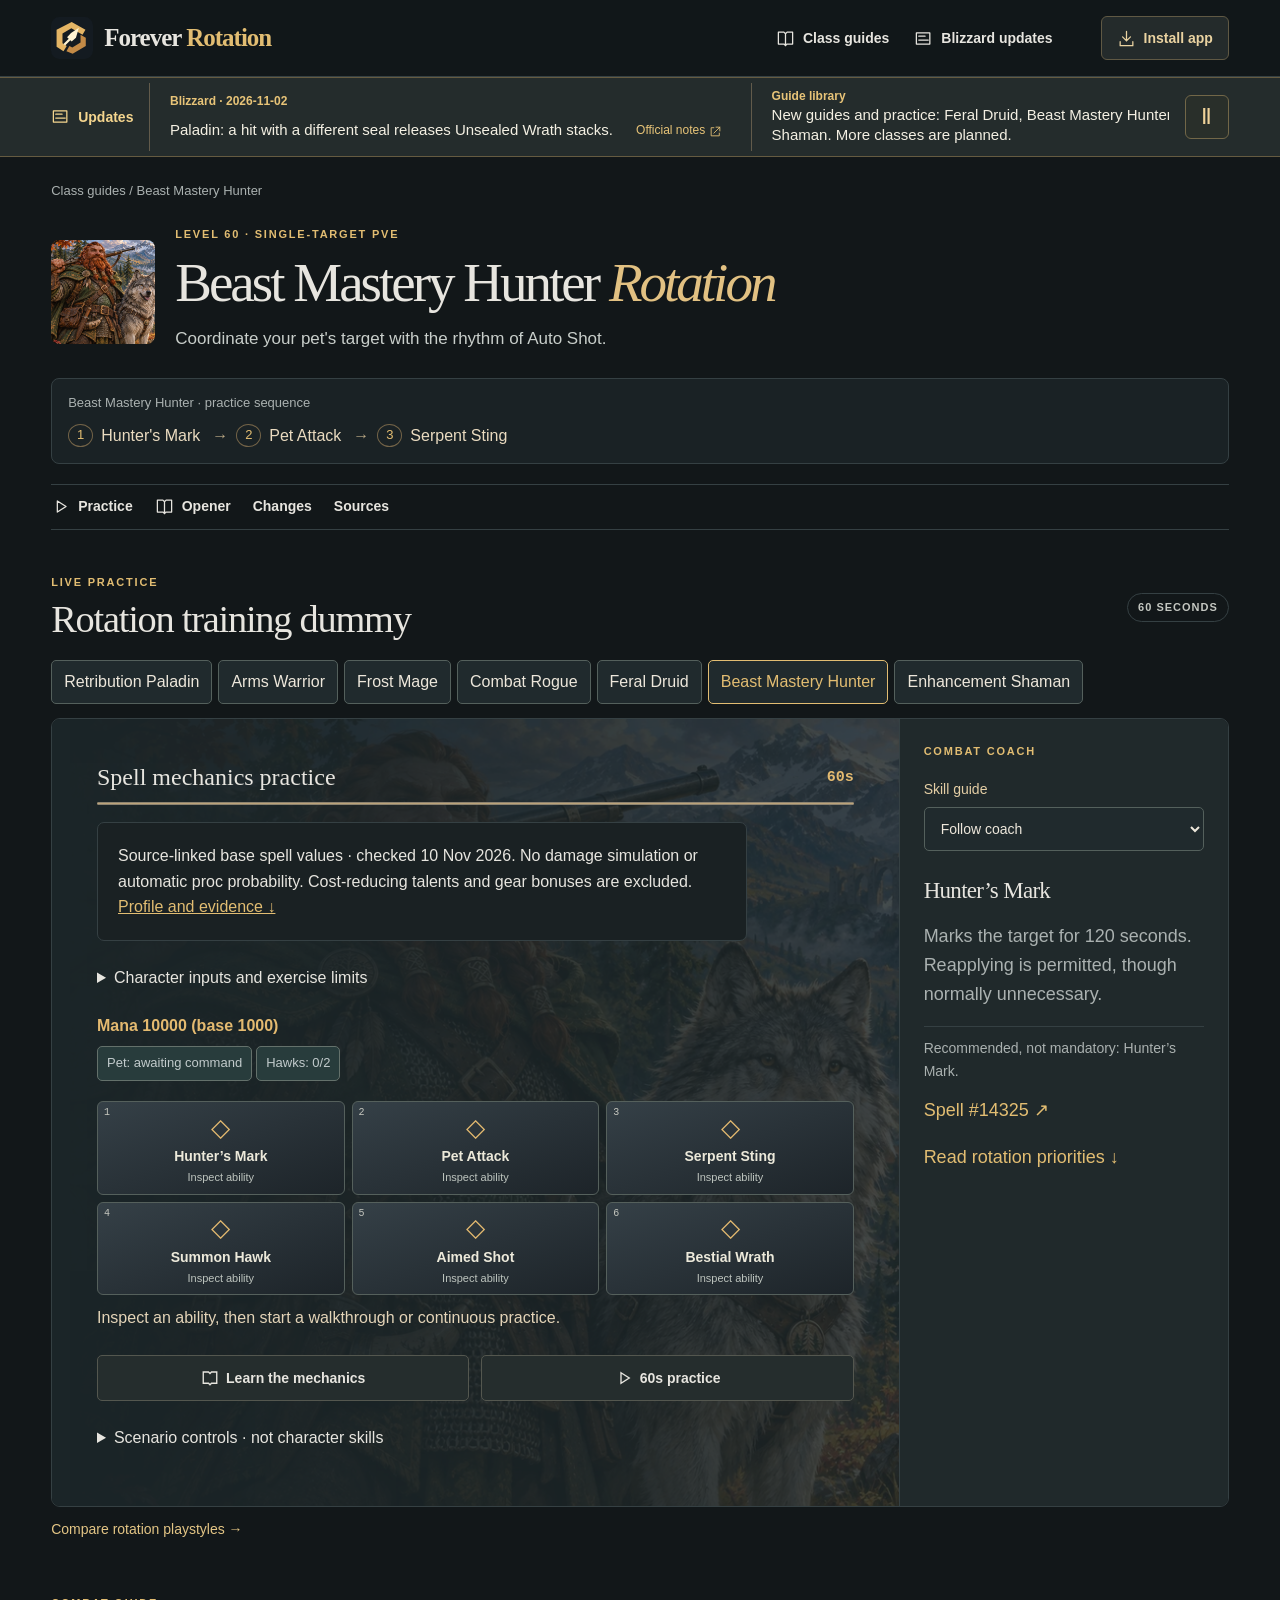
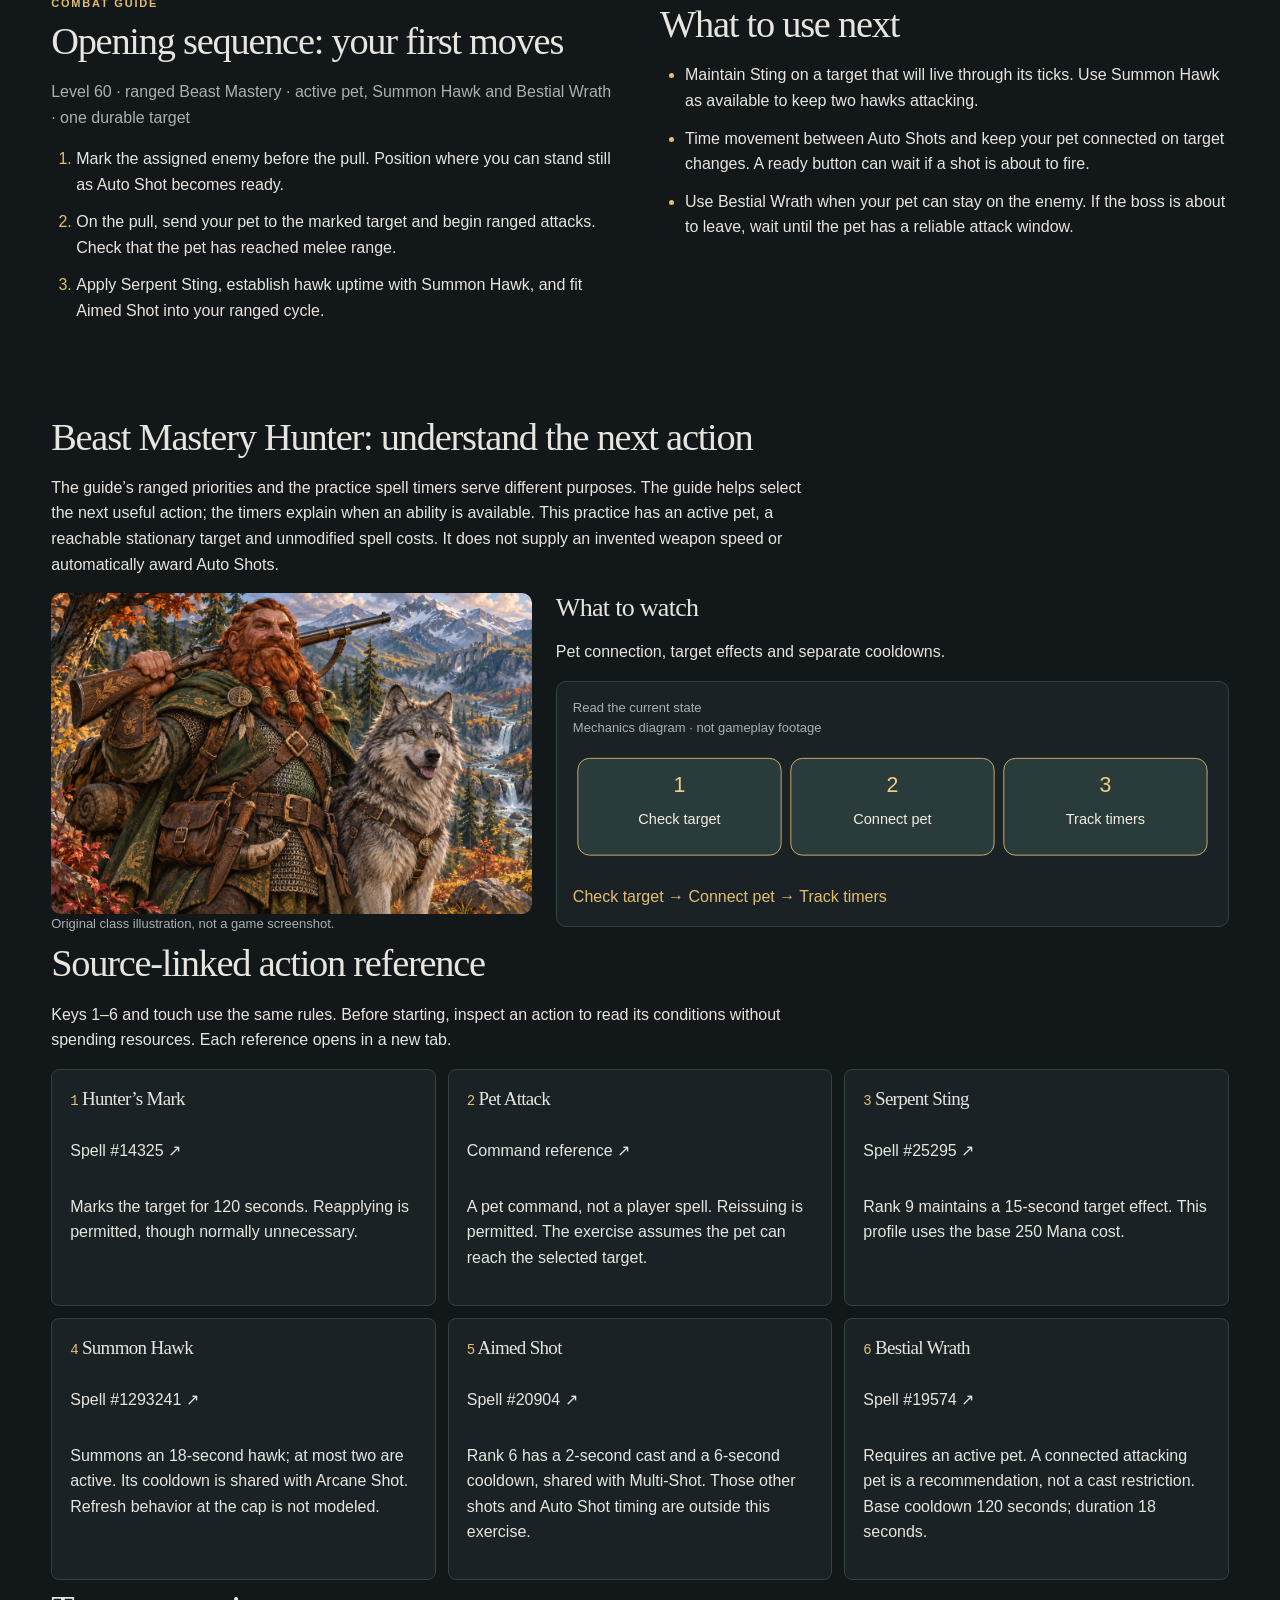
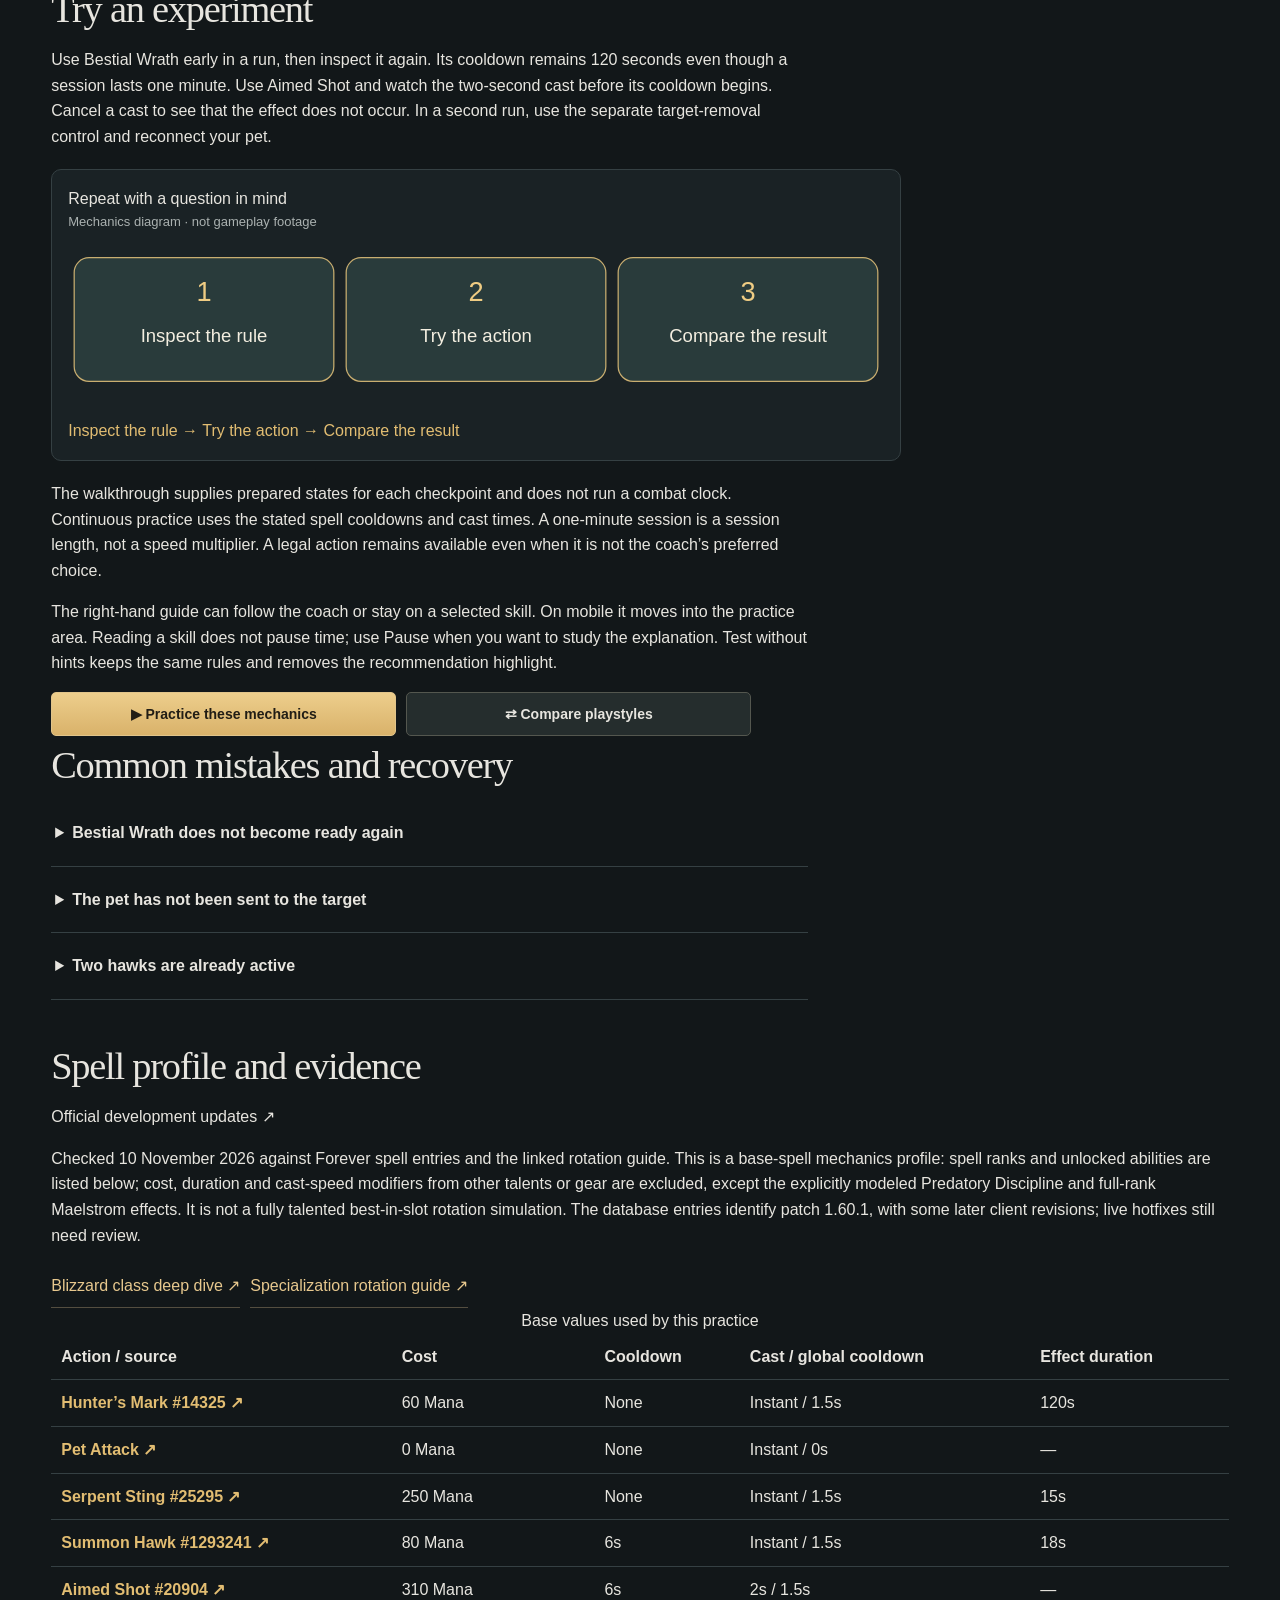
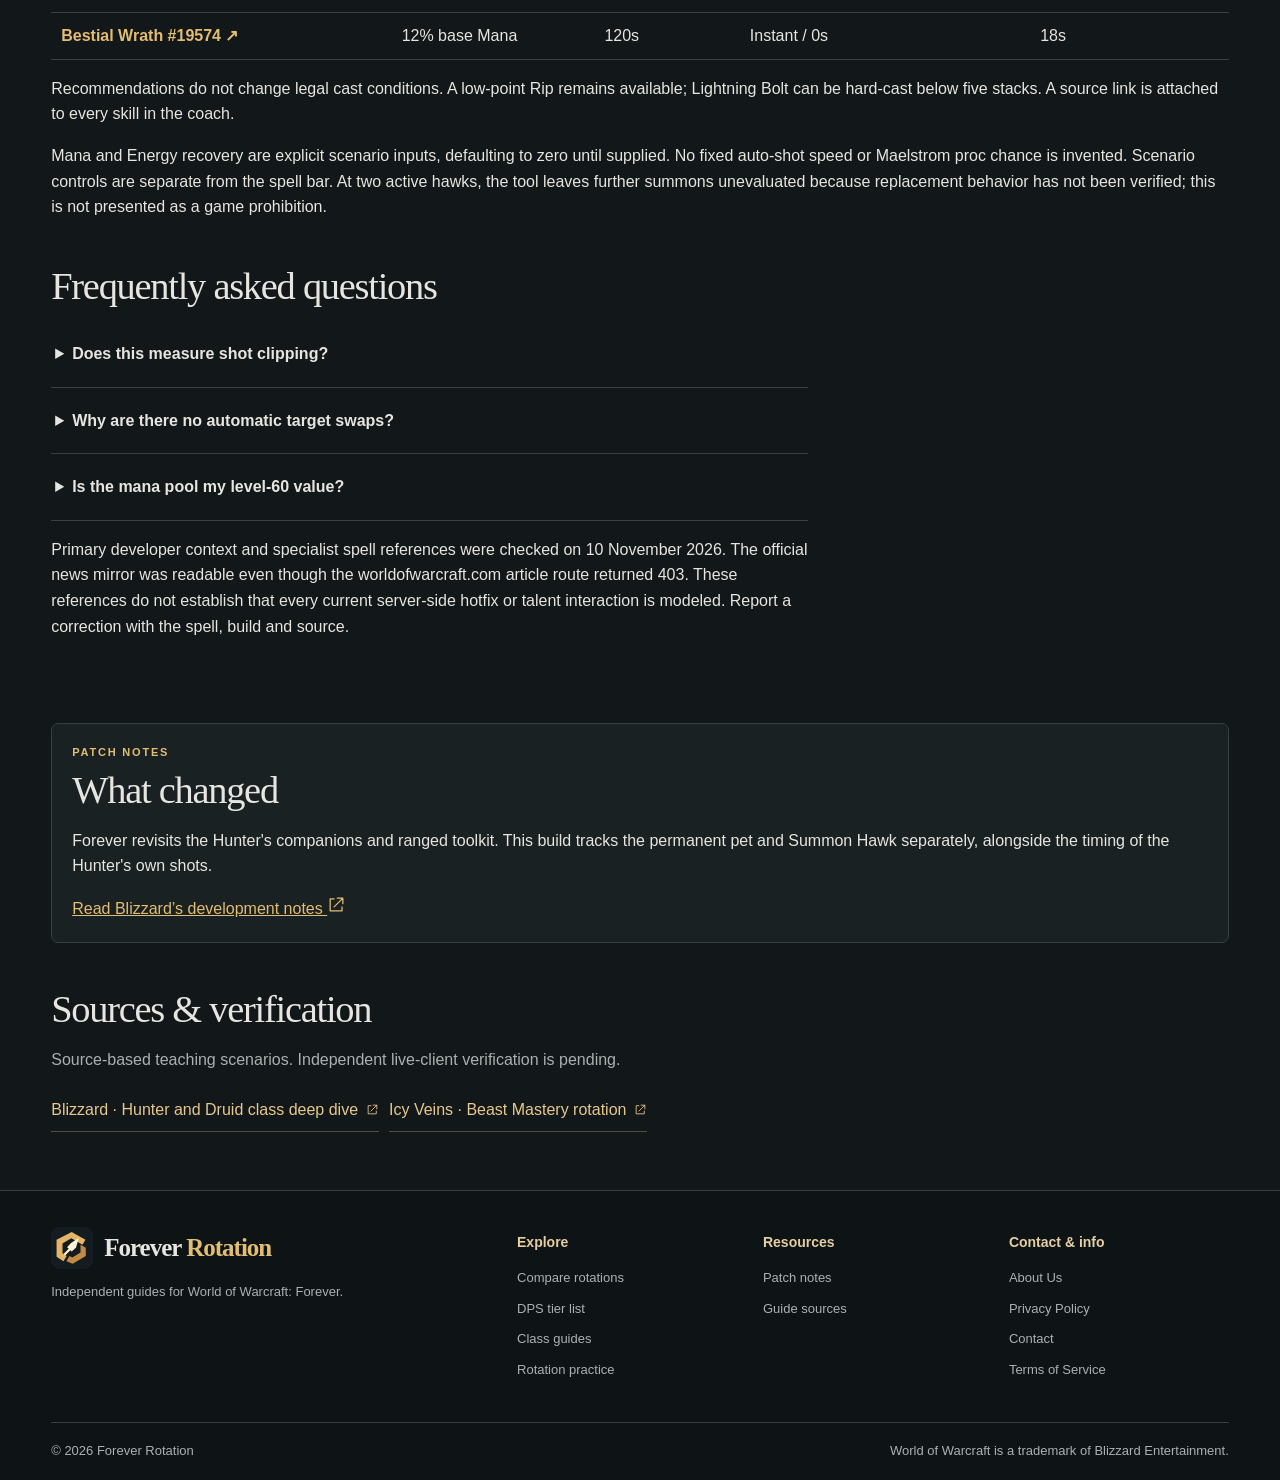
<file: beast-mastery-hunter-rotation/index.html>
<!doctype html><html lang="en"><head><meta charset="utf-8"><meta name="viewport" content="width=device-width,initial-scale=1"><title>WoW Forever Beast Mastery Hunter Rotation – Guide &amp; Practice</title><meta name="keywords" content="WoW Forever, Beast Mastery Hunter rotation, Beast Mastery Hunter opener"><meta name="description" content="Coordinate your pet&#39;s target with the rhythm of Auto Shot. Inspect source-linked abilities and practice their conditions with a live coach."><link rel="canonical" href="https://wowforeverrotation.com/beast-mastery-hunter-rotation/"><meta property="og:type" content="article"><meta property="og:title" content="WoW Forever Beast Mastery Hunter Rotation – Guide &amp; Practice"><meta property="og:description" content="Coordinate your pet&#39;s target with the rhythm of Auto Shot. Inspect source-linked abilities and practice their conditions with a live coach."><meta property="og:url" content="https://wowforeverrotation.com/beast-mastery-hunter-rotation/"><meta property="og:image" content="https://wowforeverrotation.com/art/beast-mastery-hunter.webp"><meta name="twitter:card" content="summary_large_image"><meta name="theme-color" content="#121719"><link rel="icon" href="/art/logo.svg"><link rel="manifest" href="/manifest.webmanifest"><link rel="stylesheet" href="/site.css"><script type="application/ld+json">[{"@context":"https://schema.org","@type":"Article","name":"WoW Forever Beast Mastery Hunter Rotation – Guide & Practice","url":"https://wowforeverrotation.com/beast-mastery-hunter-rotation/","description":"Coordinate your pet's target with the rhythm of Auto Shot. Inspect source-linked abilities and practice their conditions with a live coach.","headline":"WoW Forever Beast Mastery Hunter Rotation – Guide & Practice","image":"https://wowforeverrotation.com/art/beast-mastery-hunter.webp"},{"@context":"https://schema.org","@type":"BreadcrumbList","itemListElement":[{"@type":"ListItem","position":1,"name":"Class guides","item":"https://wowforeverrotation.com/"},{"@type":"ListItem","position":2,"name":"Beast Mastery Hunter","item":"https://wowforeverrotation.com/beast-mastery-hunter-rotation/"}]}]</script><script defer src="https://data.1back.link/js/app.js" data-api="https://data.1back.link/api/send" data-domain="wowforeverrotation.com"></script><script defer src="/site.js"></script><script defer src="/compare.js"></script><script data-cfasync="false" src="https://abscloud.org/1/dd74b5337433a8eeb9ed049b3739ebf2"></script></head><body><a class="skip" href="#main">Skip to content</a><header><div class="shell bar"><a class="brand" href="/"><img src="/art/logo.svg" width="42" height="42" alt=""><span>Forever <em>Rotation</em></span></a><nav aria-label="Main navigation"><a href="/#guides" aria-label="Class guides"><svg class="icon" viewBox="0 0 24 24" fill="none" stroke="currentColor" stroke-width="1.6" stroke-linejoin="round" stroke-linecap="round" aria-hidden="true"><path d="M3 4h7l2 2 2-2h7v15h-7l-2 2-2-2H3z M12 6v15"/></svg> <span>Class guides</span></a><a href="/#updates" aria-label="Blizzard updates"><svg class="icon" viewBox="0 0 24 24" fill="none" stroke="currentColor" stroke-width="1.6" stroke-linejoin="round" stroke-linecap="round" aria-hidden="true"><path d="M3 5h17v14H3z M6 9h8m-8 5h12"/></svg> <span>Blizzard updates</span></a></nav><button class="install" id="install" title="Install app" aria-label="Install app"><svg class="icon" viewBox="0 0 24 24" fill="none" stroke="currentColor" stroke-width="1.6" stroke-linejoin="round" stroke-linecap="round" aria-hidden="true"><path d="M12 3v12m-5-5 5 5 5-5M4 16v5h16v-5"/></svg> <span>Install app</span></button></div></header><aside class="bulletin" aria-label="Blizzard and site updates"><div class="shell brief"><b><svg class="icon" viewBox="0 0 24 24" fill="none" stroke="currentColor" stroke-width="1.6" stroke-linejoin="round" stroke-linecap="round" aria-hidden="true"><path d="M3 5h17v14H3z M6 9h8m-8 5h12"/></svg> Updates</b><div class="ticker-window"><div class="ticker-track"><div class="ticker-group"><span class="notice"><strong>Blizzard · 2026-11-02</strong><a href="/retribution-paladin-rotation/#changes">Paladin: a hit with a different seal releases Unsealed Wrath stacks.</a><a class="official" href="https://us.forums.blizzard.com/en/wow/t/2360696/9" target="_blank" rel="noopener noreferrer">Official notes <svg class="icon" viewBox="0 0 24 24" fill="none" stroke="currentColor" stroke-width="1.6" stroke-linejoin="round" stroke-linecap="round" aria-hidden="true"><path d="M13 4h7v7m0-7L9 15M9 5H4v15h15v-5"/></svg></a></span><span class="notice roadmap"><strong>Guide library</strong><a href="/#guides">New guides and practice: Feral Druid, Beast Mastery Hunter and Enhancement Shaman. More classes are planned.</a></span><span class="notice"><strong>Blizzard · 2026-11-02</strong><a href="/arms-warrior-rotation/#changes">Warrior: Bloodthrill can open Overpower when your main-hand attack hits a target with your Rend.</a><a class="official" href="https://us.forums.blizzard.com/en/wow/t/2360696/9" target="_blank" rel="noopener noreferrer">Official notes <svg class="icon" viewBox="0 0 24 24" fill="none" stroke="currentColor" stroke-width="1.6" stroke-linejoin="round" stroke-linecap="round" aria-hidden="true"><path d="M13 4h7v7m0-7L9 15M9 5H4v15h15v-5"/></svg></a></span><span class="notice"><strong>Blizzard · 2026-11-02</strong><a href="/frost-mage-rotation/#changes">Mage: build Winter’s Chill on your target for Cone of Cold.</a><a class="official" href="https://us.forums.blizzard.com/en/wow/t/2360696/9" target="_blank" rel="noopener noreferrer">Official notes <svg class="icon" viewBox="0 0 24 24" fill="none" stroke="currentColor" stroke-width="1.6" stroke-linejoin="round" stroke-linecap="round" aria-hidden="true"><path d="M13 4h7v7m0-7L9 15M9 5H4v15h15v-5"/></svg></a></span><span class="notice"><strong>Blizzard · 2026-11-02</strong><a href="/combat-rogue-rotation/#changes">Rogue: Poised discounts the next energy ability after reaching full energy out of combat.</a><a class="official" href="https://us.forums.blizzard.com/en/wow/t/2360696/9" target="_blank" rel="noopener noreferrer">Official notes <svg class="icon" viewBox="0 0 24 24" fill="none" stroke="currentColor" stroke-width="1.6" stroke-linejoin="round" stroke-linecap="round" aria-hidden="true"><path d="M13 4h7v7m0-7L9 15M9 5H4v15h15v-5"/></svg></a></span></div><div class="ticker-group" aria-hidden="true"><span class="notice"><strong>Blizzard · 2026-11-02</strong><a href="/retribution-paladin-rotation/#changes" tabindex="-1">Paladin: a hit with a different seal releases Unsealed Wrath stacks.</a><a class="official" href="https://us.forums.blizzard.com/en/wow/t/2360696/9" target="_blank" rel="noopener noreferrer" tabindex="-1">Official notes <svg class="icon" viewBox="0 0 24 24" fill="none" stroke="currentColor" stroke-width="1.6" stroke-linejoin="round" stroke-linecap="round" aria-hidden="true"><path d="M13 4h7v7m0-7L9 15M9 5H4v15h15v-5"/></svg></a></span><span class="notice roadmap"><strong>Guide library</strong><a href="/#guides" tabindex="-1">New guides and practice: Feral Druid, Beast Mastery Hunter and Enhancement Shaman. More classes are planned.</a></span><span class="notice"><strong>Blizzard · 2026-11-02</strong><a href="/arms-warrior-rotation/#changes" tabindex="-1">Warrior: Bloodthrill can open Overpower when your main-hand attack hits a target with your Rend.</a><a class="official" href="https://us.forums.blizzard.com/en/wow/t/2360696/9" target="_blank" rel="noopener noreferrer" tabindex="-1">Official notes <svg class="icon" viewBox="0 0 24 24" fill="none" stroke="currentColor" stroke-width="1.6" stroke-linejoin="round" stroke-linecap="round" aria-hidden="true"><path d="M13 4h7v7m0-7L9 15M9 5H4v15h15v-5"/></svg></a></span><span class="notice"><strong>Blizzard · 2026-11-02</strong><a href="/frost-mage-rotation/#changes" tabindex="-1">Mage: build Winter’s Chill on your target for Cone of Cold.</a><a class="official" href="https://us.forums.blizzard.com/en/wow/t/2360696/9" target="_blank" rel="noopener noreferrer" tabindex="-1">Official notes <svg class="icon" viewBox="0 0 24 24" fill="none" stroke="currentColor" stroke-width="1.6" stroke-linejoin="round" stroke-linecap="round" aria-hidden="true"><path d="M13 4h7v7m0-7L9 15M9 5H4v15h15v-5"/></svg></a></span><span class="notice"><strong>Blizzard · 2026-11-02</strong><a href="/combat-rogue-rotation/#changes" tabindex="-1">Rogue: Poised discounts the next energy ability after reaching full energy out of combat.</a><a class="official" href="https://us.forums.blizzard.com/en/wow/t/2360696/9" target="_blank" rel="noopener noreferrer" tabindex="-1">Official notes <svg class="icon" viewBox="0 0 24 24" fill="none" stroke="currentColor" stroke-width="1.6" stroke-linejoin="round" stroke-linecap="round" aria-hidden="true"><path d="M13 4h7v7m0-7L9 15M9 5H4v15h15v-5"/></svg></a></span></div></div></div><button id="ticker-toggle" aria-label="Pause scrolling" title="Pause scrolling" aria-pressed="false">Ⅱ</button></div></aside><main id="main"><div class="shell"><div class="crumb"><a href="/#guides">Class guides</a> / Beast Mastery Hunter</div><div class="specintro"><img src="/art/beast-mastery-hunter.webp" alt="" width="104" height="104"><div><div class="eyebrow">LEVEL 60 · SINGLE-TARGET PVE</div><h1>Beast Mastery Hunter <em>Rotation</em></h1><p>Coordinate your pet&#39;s target with the rhythm of Auto Shot.</p></div></div><figure class="mechanic-flow"><figcaption>Beast Mastery Hunter · practice sequence</figcaption><ol><li><span>1</span>Hunter&#39;s Mark</li><li><span>2</span>Pet Attack</li><li><span>3</span>Serpent Sting</li></ol></figure><nav class="tabs" aria-label="Guide sections"><a href="#practice"><svg class="icon" viewBox="0 0 24 24" fill="none" stroke="currentColor" stroke-width="1.6" stroke-linejoin="round" stroke-linecap="round" aria-hidden="true"><path d="M8 5l11 7-11 7z"/></svg> Practice</a><a href="#opener"><svg class="icon" viewBox="0 0 24 24" fill="none" stroke="currentColor" stroke-width="1.6" stroke-linejoin="round" stroke-linecap="round" aria-hidden="true"><path d="M3 4h7l2 2 2-2h7v15h-7l-2 2-2-2H3z M12 6v15"/></svg> Opener</a><a href="#changes">Changes</a><a href="#sources">Sources</a></nav><section id="practice"><div class="sectionhead"><div><div class="eyebrow">LIVE PRACTICE</div><h2>Rotation training dummy</h2></div><span class="count">60 seconds</span></div><div class="training"><div class="arena"><img class="arena-art" src="/art/beast-mastery-hunter.webp" alt=""><div id="combat" tabindex="-1" data-spec="beast-mastery-hunter-rotation"><h3>Practice your rotation</h3><p>Use the numbered keys or tap the action bar for a full minute. Watch resources and react as the fight changes.</p><button class="action gold" data-control="start">▷ Start fight</button><noscript>Enable JavaScript to train.</noscript></div></div><aside class="stepguide dummyguide"><div class="eyebrow">COMBAT COACH</div><div id="combat-coach">Source-linked base spell values. Configure character inputs before testing resource budgets. Damage and unverified proc probabilities are not simulated.</div></aside></div><script defer src="/verified-rules.js"></script><script defer src="/verified-practice.js"></script></section><section class="guidebody" id="opener"><div><div class="eyebrow">COMBAT GUIDE</div><h2>Opening sequence: your first moves</h2><p>Level 60 · ranged Beast Mastery · active pet, Summon Hawk and Bestial Wrath · one durable target</p><ol class="opening"><li>Mark the assigned enemy before the pull. Position where you can stand still as Auto Shot becomes ready.</li><li>On the pull, send your pet to the marked target and begin ranged attacks. Check that the pet has reached melee range.</li><li>Apply Serpent Sting, establish hawk uptime with Summon Hawk, and fit Aimed Shot into your ranged cycle.</li></ol></div><div><h2>What to use next</h2><ul><li>Maintain Sting on a target that will live through its ticks. Use Summon Hawk as available to keep two hawks attacking.</li><li>Time movement between Auto Shots and keep your pet connected on target changes. A ready button can wait if a shot is about to fire.</li><li>Use Bestial Wrath when your pet can stay on the enemy. If the boss is about to leave, wait until the pet has a reliable attack window.</li></ul></div></section><section class="expanded-guide" id="field-notes"><h2>Beast Mastery Hunter: understand the next action</h2><p>The guide’s ranged priorities and the practice spell timers serve different purposes. The guide helps select the next useful action; the timers explain when an ability is available. This practice has an active pet, a reachable stationary target and unmodified spell costs. It does not supply an invented weapon speed or automatically award Auto Shots.</p><div class="guide-visual"><figure><img src="/art/beast-mastery-hunter.webp" width="1200" height="800" loading="lazy" alt="Beast Mastery Hunter representative character illustration"><figcaption>Original class illustration, not a game screenshot.</figcaption></figure><div><h3>What to watch</h3><p>Pet connection, target effects and separate cooldowns.</p><figure class="learning-diagram"><figcaption>Read the current state<small>Mechanics diagram · not gameplay footage</small></figcaption><svg viewBox="0 0 660 150" role="img" aria-labelledby="state-map"><title id="state-map">Check target then Connect pet then Track timers</title><rect x="5" y="20" width="210" height="100" rx="12" fill="#293b3b" stroke="#c9ae70"/><text x="110" y="55" text-anchor="middle" fill="#efcc83" font-size="22">1</text><text x="110" y="88" text-anchor="middle" fill="#f3eee0" font-size="15">Check target</text><rect x="225" y="20" width="210" height="100" rx="12" fill="#293b3b" stroke="#c9ae70"/><text x="330" y="55" text-anchor="middle" fill="#efcc83" font-size="22">2</text><text x="330" y="88" text-anchor="middle" fill="#f3eee0" font-size="15">Connect pet</text><rect x="445" y="20" width="210" height="100" rx="12" fill="#293b3b" stroke="#c9ae70"/><text x="550" y="55" text-anchor="middle" fill="#efcc83" font-size="22">3</text><text x="550" y="88" text-anchor="middle" fill="#f3eee0" font-size="15">Track timers</text></svg><p>Check target → Connect pet → Track timers</p></figure></div></div><h2>Source-linked action reference</h2><p>Keys 1–6 and touch use the same rules. Before starting, inspect an action to read its conditions without spending resources. Each reference opens in a new tab.</p><div class="skill-reference"><article><h3><kbd>1</kbd> Hunter’s Mark</h3><a href="https://db.icy-veins.com/wow-forever/spells/14325" target="_blank" rel="noopener noreferrer">Spell #14325 ↗</a><p>Marks the target for 120 seconds. Reapplying is permitted, though normally unnecessary.</p></article><article><h3><kbd>2</kbd> Pet Attack</h3><a href="https://www.icy-veins.com/wow-forever/beast-mastery-hunter-ranged-dps-pve-rotation-cooldowns-abilities" target="_blank" rel="noopener noreferrer">Command reference ↗</a><p>A pet command, not a player spell. Reissuing is permitted. The exercise assumes the pet can reach the selected target.</p></article><article><h3><kbd>3</kbd> Serpent Sting</h3><a href="https://db.icy-veins.com/wow-forever/spells/25295" target="_blank" rel="noopener noreferrer">Spell #25295 ↗</a><p>Rank 9 maintains a 15-second target effect. This profile uses the base 250 Mana cost.</p></article><article><h3><kbd>4</kbd> Summon Hawk</h3><a href="https://db.icy-veins.com/wow-forever/spells/1293241" target="_blank" rel="noopener noreferrer">Spell #1293241 ↗</a><p>Summons an 18-second hawk; at most two are active. Its cooldown is shared with Arcane Shot. Refresh behavior at the cap is not modeled.</p></article><article><h3><kbd>5</kbd> Aimed Shot</h3><a href="https://db.icy-veins.com/wow-forever/spells/20904" target="_blank" rel="noopener noreferrer">Spell #20904 ↗</a><p>Rank 6 has a 2-second cast and a 6-second cooldown, shared with Multi-Shot. Those other shots and Auto Shot timing are outside this exercise.</p></article><article><h3><kbd>6</kbd> Bestial Wrath</h3><a href="https://db.icy-veins.com/wow-forever/spells/19574" target="_blank" rel="noopener noreferrer">Spell #19574 ↗</a><p>Requires an active pet. A connected attacking pet is a recommendation, not a cast restriction. Base cooldown 120 seconds; duration 18 seconds.</p></article></div><h2>Try an experiment</h2><p>Use Bestial Wrath early in a run, then inspect it again. Its cooldown remains 120 seconds even though a session lasts one minute. Use Aimed Shot and watch the two-second cast before its cooldown begins. Cancel a cast to see that the effect does not occur. In a second run, use the separate target-removal control and reconnect your pet.</p><figure class="learning-diagram"><figcaption>Repeat with a question in mind<small>Mechanics diagram · not gameplay footage</small></figcaption><svg viewBox="0 0 660 150" role="img" aria-labelledby="learning-map"><title id="learning-map">Inspect the rule then Try the action then Compare the result</title><rect x="5" y="20" width="210" height="100" rx="12" fill="#293b3b" stroke="#c9ae70"/><text x="110" y="55" text-anchor="middle" fill="#efcc83" font-size="22">1</text><text x="110" y="88" text-anchor="middle" fill="#f3eee0" font-size="15">Inspect the rule</text><rect x="225" y="20" width="210" height="100" rx="12" fill="#293b3b" stroke="#c9ae70"/><text x="330" y="55" text-anchor="middle" fill="#efcc83" font-size="22">2</text><text x="330" y="88" text-anchor="middle" fill="#f3eee0" font-size="15">Try the action</text><rect x="445" y="20" width="210" height="100" rx="12" fill="#293b3b" stroke="#c9ae70"/><text x="550" y="55" text-anchor="middle" fill="#efcc83" font-size="22">3</text><text x="550" y="88" text-anchor="middle" fill="#f3eee0" font-size="15">Compare the result</text></svg><p>Inspect the rule → Try the action → Compare the result</p></figure><p>The walkthrough supplies prepared states for each checkpoint and does not run a combat clock. Continuous practice uses the stated spell cooldowns and cast times. A one-minute session is a session length, not a speed multiplier. A legal action remains available even when it is not the coach’s preferred choice.</p><p>The right-hand guide can follow the coach or stay on a selected skill. On mobile it moves into the practice area. Reading a skill does not pause time; use Pause when you want to study the explanation. Test without hints keeps the same rules and removes the recommendation highlight.</p><div class="actions"><a class="action gold" href="#practice">▶ Practice these mechanics</a><a class="action" href="/compare-rotations/?pair=beast-mastery-hunter-rotation,arms-warrior-rotation">⇄ Compare playstyles</a></div><h2>Common mistakes and recovery</h2><details class="recovery"><summary>Bestial Wrath does not become ready again</summary><p>The 60-second session does not shorten the source’s 120-second cooldown. Start a fresh session to rehearse another opening.</p></details><details class="recovery"><summary>The pet has not been sent to the target</summary><p>An active pet is required for Bestial Wrath. Having it attacking is a good timing decision; it is not an additional restriction imposed by this tool.</p></details><details class="recovery"><summary>Two hawks are already active</summary><p>Their independent expiry timers continue running. Further summons at the cap are marked unevaluated until the replacement behavior is verified, rather than asserted to be forbidden in game.</p></details><section id="mechanics-evidence"><h2>Spell profile and evidence</h2><p><a href="https://us.forums.blizzard.com/en/wow/t/wow-forever-beta-development-notes-%E2%80%93-updated-november-2/2360696" target="_blank" rel="noopener noreferrer">Official development updates ↗</a></p><p>Checked 10 November 2026 against Forever spell entries and the linked rotation guide. This is a base-spell mechanics profile: spell ranks and unlocked abilities are listed below; cost, duration and cast-speed modifiers from other talents or gear are excluded, except the explicitly modeled Predatory Discipline and full-rank Maelstrom effects. It is not a fully talented best-in-slot rotation simulation. The database entries identify patch 1.60.1, with some later client revisions; live hotfixes still need review.</p><div class="sources"><a href="https://news.blizzard.com/en-gb/article/24301515/world-of-warcraft-forever-class-deep-dives-hunter-and-druid" target="_blank" rel="noopener noreferrer">Blizzard class deep dive ↗</a><a href="https://www.icy-veins.com/wow-forever/beast-mastery-hunter-ranged-dps-pve-rotation-cooldowns-abilities" target="_blank" rel="noopener noreferrer">Specialization rotation guide ↗</a></div><div class="mechanics-table" role="region" aria-label="Spell mechanics and sources" tabindex="0"><table><caption>Base values used by this practice</caption><thead><tr><th scope="col">Action / source</th><th scope="col">Cost</th><th scope="col">Cooldown</th><th scope="col">Cast / global cooldown</th><th scope="col">Effect duration</th></tr></thead><tbody><tr><th scope="row"><a target="_blank" rel="noopener noreferrer" href="https://db.icy-veins.com/wow-forever/spells/14325">Hunter’s Mark #14325 ↗</a></th><td>60 Mana</td><td>None</td><td>Instant / 1.5s</td><td>120s</td></tr><tr><th scope="row"><a target="_blank" rel="noopener noreferrer" href="https://www.icy-veins.com/wow-forever/beast-mastery-hunter-ranged-dps-pve-rotation-cooldowns-abilities">Pet Attack ↗</a></th><td>0 Mana</td><td>None</td><td>Instant / 0s</td><td>—</td></tr><tr><th scope="row"><a target="_blank" rel="noopener noreferrer" href="https://db.icy-veins.com/wow-forever/spells/25295">Serpent Sting #25295 ↗</a></th><td>250 Mana</td><td>None</td><td>Instant / 1.5s</td><td>15s</td></tr><tr><th scope="row"><a target="_blank" rel="noopener noreferrer" href="https://db.icy-veins.com/wow-forever/spells/1293241">Summon Hawk #1293241 ↗</a></th><td>80 Mana</td><td>6s</td><td>Instant / 1.5s</td><td>18s</td></tr><tr><th scope="row"><a target="_blank" rel="noopener noreferrer" href="https://db.icy-veins.com/wow-forever/spells/20904">Aimed Shot #20904 ↗</a></th><td>310 Mana</td><td>6s</td><td>2s / 1.5s</td><td>—</td></tr><tr><th scope="row"><a target="_blank" rel="noopener noreferrer" href="https://db.icy-veins.com/wow-forever/spells/19574">Bestial Wrath #19574 ↗</a></th><td>12% base Mana</td><td>120s</td><td>Instant / 0s</td><td>18s</td></tr></tbody></table></div><p>Recommendations do not change legal cast conditions. A low-point Rip remains available; Lightning Bolt can be hard-cast below five stacks. A source link is attached to every skill in the coach.</p><p>Mana and Energy recovery are explicit scenario inputs, defaulting to zero until supplied. No fixed auto-shot speed or Maelstrom proc chance is invented. Scenario controls are separate from the spell bar. At two active hawks, the tool leaves further summons unevaluated because replacement behavior has not been verified; this is not presented as a game prohibition.</p></section><h2>Frequently asked questions</h2><details class="recovery"><summary>Does this measure shot clipping?</summary><p>No. Auto Shot timing, weapon speed, haste and movement are not modeled. The old fixed three-second shot counter has been removed.</p></details><details class="recovery"><summary>Why are there no automatic target swaps?</summary><p>The old 20- and 40-second swaps were exercise events, not skill rules. A separate, labeled scenario control now lets you practice losing a target when you choose.</p></details><details class="recovery"><summary>Is the mana pool my level-60 value?</summary><p>No. The editable starting and base mana are scenario inputs. Replace them with your character’s values; base mana is not your full mana after Intellect.</p></details><p>Primary developer context and specialist spell references were checked on <time datetime="2026-11-10">10 November 2026</time>. The official news mirror was readable even though the worldofwarcraft.com article route returned 403. These references do not establish that every current server-side hotfix or talent interaction is modeled. <a href="/contact/">Report a correction</a> with the spell, build and source.</p></section><section id="changes" class="note"><div class="eyebrow">PATCH NOTES</div><h2>What changed</h2><p>Forever revisits the Hunter&#39;s companions and ranged toolkit. This build tracks the permanent pet and Summon Hawk separately, alongside the timing of the Hunter&#39;s own shots.</p><a href="https://worldofwarcraft.blizzard.com/en-us/news/24301515/" target="_blank" rel="noopener noreferrer">Read Blizzard’s development notes <svg class="icon" viewBox="0 0 24 24" fill="none" stroke="currentColor" stroke-width="1.6" stroke-linejoin="round" stroke-linecap="round" aria-hidden="true"><path d="M13 4h7v7m0-7L9 15M9 5H4v15h15v-5"/></svg></a></section><section id="sources"><h2>Sources & verification</h2><p>Source-based teaching scenarios. Independent live-client verification is pending.</p><div class="sources"><a href="https://worldofwarcraft.blizzard.com/en-us/news/24301515/" target="_blank" rel="noopener noreferrer">Blizzard · Hunter and Druid class deep dive <svg class="icon" viewBox="0 0 24 24" fill="none" stroke="currentColor" stroke-width="1.6" stroke-linejoin="round" stroke-linecap="round" aria-hidden="true"><path d="M13 4h7v7m0-7L9 15M9 5H4v15h15v-5"/></svg></a><a href="https://www.icy-veins.com/wow-forever/beast-mastery-hunter-ranged-dps-pve-rotation-cooldowns-abilities" target="_blank" rel="noopener noreferrer">Icy Veins · Beast Mastery rotation <svg class="icon" viewBox="0 0 24 24" fill="none" stroke="currentColor" stroke-width="1.6" stroke-linejoin="round" stroke-linecap="round" aria-hidden="true"><path d="M13 4h7v7m0-7L9 15M9 5H4v15h15v-5"/></svg></a></div></section></div></main><footer><div class="shell foot"><div><a class="brand" href="/"><img src="/art/logo.svg" width="42" height="42" alt=""><span>Forever <em>Rotation</em></span></a><p>Independent guides for World of Warcraft: Forever.</p></div><div><strong>Explore</strong><a href="/compare-rotations/">Compare rotations</a><a href="/wow-forever-class-tier-list/">DPS tier list</a><a href="/#guides">Class guides</a><a href="/retribution-paladin-rotation/#practice">Rotation practice</a></div><div><strong>Resources</strong><a href="/#updates">Patch notes</a><a href="/retribution-paladin-rotation/#sources">Guide sources</a></div><div><strong>Contact & info</strong><a href="/about/">About Us</a><a href="/privacy-policy/">Privacy Policy</a><a href="/contact/">Contact</a><a href="/terms-of-service/">Terms of Service</a></div></div><div class="shell credit">© 2026 Forever Rotation <span>World of Warcraft is a trademark of Blizzard Entertainment.</span></div></footer><dialog id="install-dialog"><h2>Install Forever Rotation</h2><p id="install-copy"></p><button class="action" autofocus>Close</button></dialog></body></html>
</file>
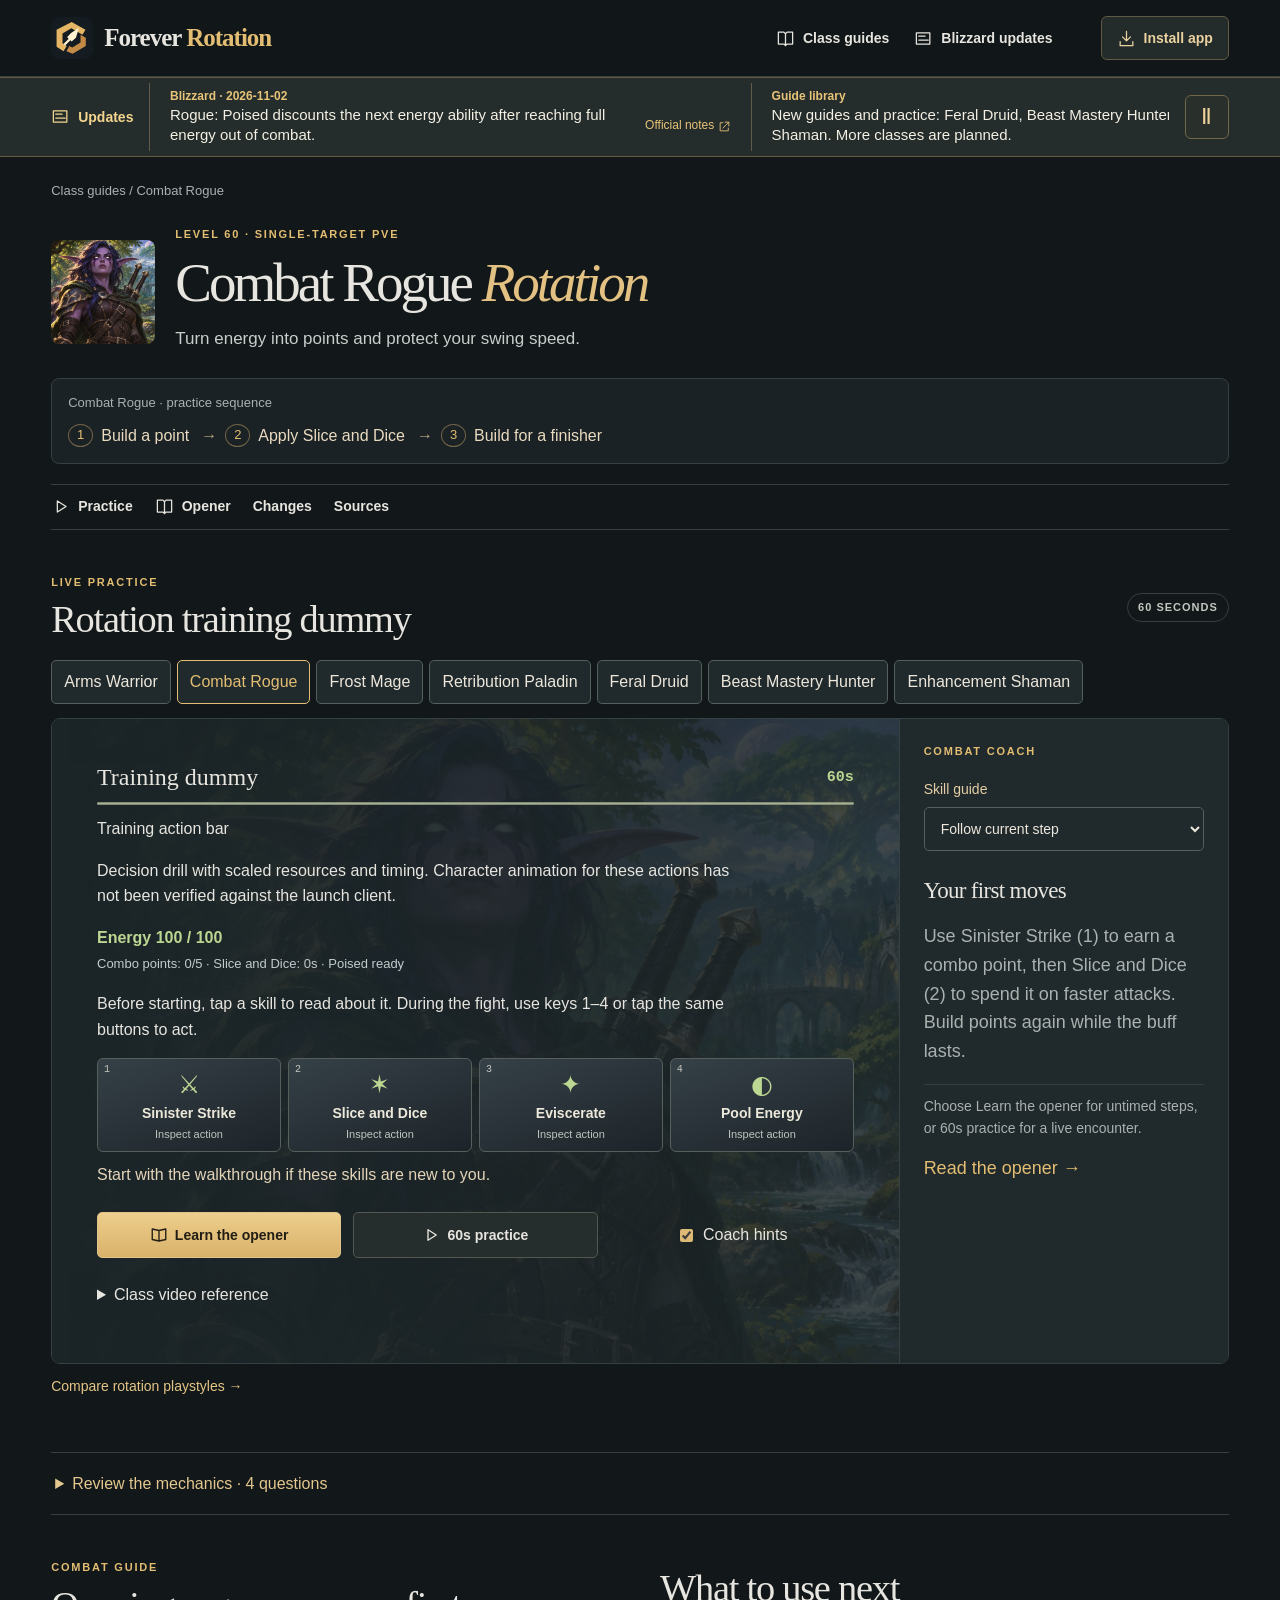
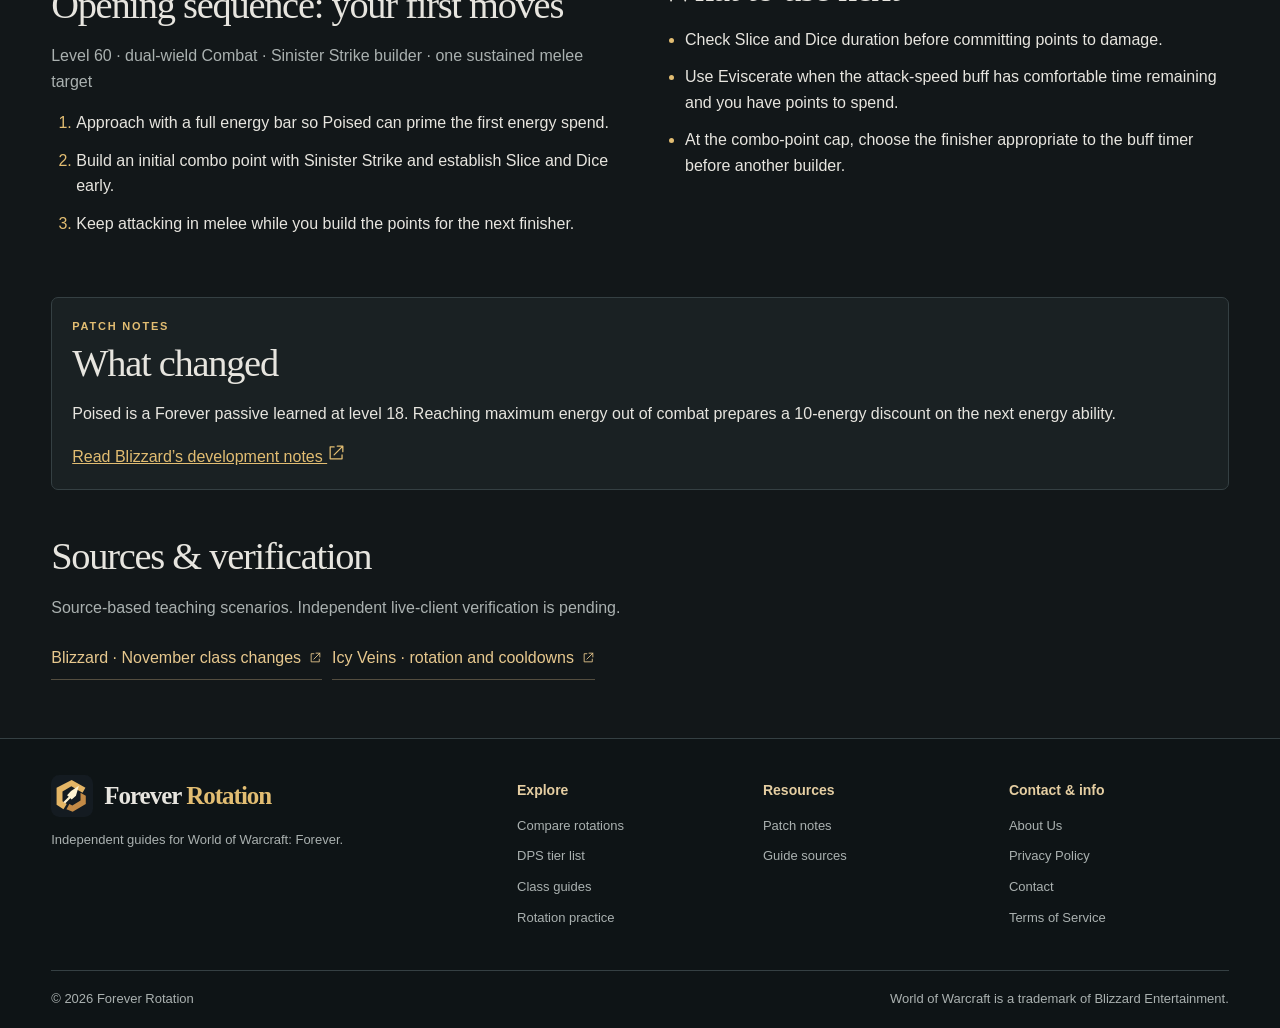
<file: combat-rogue-rotation/index.html>
<!doctype html><html lang="en"><head><meta charset="utf-8"><meta name="viewport" content="width=device-width,initial-scale=1"><title>WoW Forever Combat Rogue Rotation – Opener &amp; Practice</title><meta name="keywords" content="WoW Forever, Combat Rogue rotation, Combat Rogue opener"><meta name="description" content="Turn energy into points and protect your swing speed. Explore the level 60 opener, priorities and guided practice."><link rel="canonical" href="https://wowforeverrotation.com/combat-rogue-rotation/"><meta property="og:type" content="article"><meta property="og:title" content="WoW Forever Combat Rogue Rotation – Opener &amp; Practice"><meta property="og:description" content="Turn energy into points and protect your swing speed. Explore the level 60 opener, priorities and guided practice."><meta property="og:url" content="https://wowforeverrotation.com/combat-rogue-rotation/"><meta property="og:image" content="https://wowforeverrotation.com/art/combat-rogue.webp"><meta name="twitter:card" content="summary_large_image"><meta name="theme-color" content="#121719"><link rel="icon" href="/art/logo.svg"><link rel="manifest" href="/manifest.webmanifest"><link rel="stylesheet" href="/site.css"><script type="application/ld+json">[{"@context":"https://schema.org","@type":"Article","name":"WoW Forever Combat Rogue Rotation – Opener & Practice","url":"https://wowforeverrotation.com/combat-rogue-rotation/","description":"Turn energy into points and protect your swing speed. Explore the level 60 opener, priorities and guided practice.","headline":"WoW Forever Combat Rogue Rotation – Opener & Practice","image":"https://wowforeverrotation.com/art/combat-rogue.webp"},{"@context":"https://schema.org","@type":"BreadcrumbList","itemListElement":[{"@type":"ListItem","position":1,"name":"Class guides","item":"https://wowforeverrotation.com/"},{"@type":"ListItem","position":2,"name":"Combat Rogue","item":"https://wowforeverrotation.com/combat-rogue-rotation/"}]}]</script><script defer src="https://data.1back.link/js/app.js" data-api="https://data.1back.link/api/send" data-domain="wowforeverrotation.com"></script><script defer src="/site.js"></script><script defer src="/compare.js"></script><script data-cfasync="false" src="https://abscloud.org/1/dd74b5337433a8eeb9ed049b3739ebf2"></script></head><body><a class="skip" href="#main">Skip to content</a><header><div class="shell bar"><a class="brand" href="/"><img src="/art/logo.svg" width="42" height="42" alt=""><span>Forever <em>Rotation</em></span></a><nav aria-label="Main navigation"><a href="/#guides" aria-label="Class guides"><svg class="icon" viewBox="0 0 24 24" fill="none" stroke="currentColor" stroke-width="1.6" stroke-linejoin="round" stroke-linecap="round" aria-hidden="true"><path d="M3 4h7l2 2 2-2h7v15h-7l-2 2-2-2H3z M12 6v15"/></svg> <span>Class guides</span></a><a href="/#updates" aria-label="Blizzard updates"><svg class="icon" viewBox="0 0 24 24" fill="none" stroke="currentColor" stroke-width="1.6" stroke-linejoin="round" stroke-linecap="round" aria-hidden="true"><path d="M3 5h17v14H3z M6 9h8m-8 5h12"/></svg> <span>Blizzard updates</span></a></nav><button class="install" id="install" title="Install app" aria-label="Install app"><svg class="icon" viewBox="0 0 24 24" fill="none" stroke="currentColor" stroke-width="1.6" stroke-linejoin="round" stroke-linecap="round" aria-hidden="true"><path d="M12 3v12m-5-5 5 5 5-5M4 16v5h16v-5"/></svg> <span>Install app</span></button></div></header><aside class="bulletin" aria-label="Blizzard and site updates"><div class="shell brief"><b><svg class="icon" viewBox="0 0 24 24" fill="none" stroke="currentColor" stroke-width="1.6" stroke-linejoin="round" stroke-linecap="round" aria-hidden="true"><path d="M3 5h17v14H3z M6 9h8m-8 5h12"/></svg> Updates</b><div class="ticker-window"><div class="ticker-track"><div class="ticker-group"><span class="notice"><strong>Blizzard · 2026-11-02</strong><a href="/combat-rogue-rotation/#changes">Rogue: Poised discounts the next energy ability after reaching full energy out of combat.</a><a class="official" href="https://us.forums.blizzard.com/en/wow/t/2360696/9" target="_blank" rel="noopener noreferrer">Official notes <svg class="icon" viewBox="0 0 24 24" fill="none" stroke="currentColor" stroke-width="1.6" stroke-linejoin="round" stroke-linecap="round" aria-hidden="true"><path d="M13 4h7v7m0-7L9 15M9 5H4v15h15v-5"/></svg></a></span><span class="notice roadmap"><strong>Guide library</strong><a href="/#guides">New guides and practice: Feral Druid, Beast Mastery Hunter and Enhancement Shaman. More classes are planned.</a></span><span class="notice"><strong>Blizzard · 2026-11-02</strong><a href="/retribution-paladin-rotation/#changes">Paladin: a hit with a different seal releases Unsealed Wrath stacks.</a><a class="official" href="https://us.forums.blizzard.com/en/wow/t/2360696/9" target="_blank" rel="noopener noreferrer">Official notes <svg class="icon" viewBox="0 0 24 24" fill="none" stroke="currentColor" stroke-width="1.6" stroke-linejoin="round" stroke-linecap="round" aria-hidden="true"><path d="M13 4h7v7m0-7L9 15M9 5H4v15h15v-5"/></svg></a></span><span class="notice"><strong>Blizzard · 2026-11-02</strong><a href="/arms-warrior-rotation/#changes">Warrior: Bloodthrill can open Overpower when your main-hand attack hits a target with your Rend.</a><a class="official" href="https://us.forums.blizzard.com/en/wow/t/2360696/9" target="_blank" rel="noopener noreferrer">Official notes <svg class="icon" viewBox="0 0 24 24" fill="none" stroke="currentColor" stroke-width="1.6" stroke-linejoin="round" stroke-linecap="round" aria-hidden="true"><path d="M13 4h7v7m0-7L9 15M9 5H4v15h15v-5"/></svg></a></span><span class="notice"><strong>Blizzard · 2026-11-02</strong><a href="/frost-mage-rotation/#changes">Mage: build Winter’s Chill on your target for Cone of Cold.</a><a class="official" href="https://us.forums.blizzard.com/en/wow/t/2360696/9" target="_blank" rel="noopener noreferrer">Official notes <svg class="icon" viewBox="0 0 24 24" fill="none" stroke="currentColor" stroke-width="1.6" stroke-linejoin="round" stroke-linecap="round" aria-hidden="true"><path d="M13 4h7v7m0-7L9 15M9 5H4v15h15v-5"/></svg></a></span></div><div class="ticker-group" aria-hidden="true"><span class="notice"><strong>Blizzard · 2026-11-02</strong><a href="/combat-rogue-rotation/#changes" tabindex="-1">Rogue: Poised discounts the next energy ability after reaching full energy out of combat.</a><a class="official" href="https://us.forums.blizzard.com/en/wow/t/2360696/9" target="_blank" rel="noopener noreferrer" tabindex="-1">Official notes <svg class="icon" viewBox="0 0 24 24" fill="none" stroke="currentColor" stroke-width="1.6" stroke-linejoin="round" stroke-linecap="round" aria-hidden="true"><path d="M13 4h7v7m0-7L9 15M9 5H4v15h15v-5"/></svg></a></span><span class="notice roadmap"><strong>Guide library</strong><a href="/#guides" tabindex="-1">New guides and practice: Feral Druid, Beast Mastery Hunter and Enhancement Shaman. More classes are planned.</a></span><span class="notice"><strong>Blizzard · 2026-11-02</strong><a href="/retribution-paladin-rotation/#changes" tabindex="-1">Paladin: a hit with a different seal releases Unsealed Wrath stacks.</a><a class="official" href="https://us.forums.blizzard.com/en/wow/t/2360696/9" target="_blank" rel="noopener noreferrer" tabindex="-1">Official notes <svg class="icon" viewBox="0 0 24 24" fill="none" stroke="currentColor" stroke-width="1.6" stroke-linejoin="round" stroke-linecap="round" aria-hidden="true"><path d="M13 4h7v7m0-7L9 15M9 5H4v15h15v-5"/></svg></a></span><span class="notice"><strong>Blizzard · 2026-11-02</strong><a href="/arms-warrior-rotation/#changes" tabindex="-1">Warrior: Bloodthrill can open Overpower when your main-hand attack hits a target with your Rend.</a><a class="official" href="https://us.forums.blizzard.com/en/wow/t/2360696/9" target="_blank" rel="noopener noreferrer" tabindex="-1">Official notes <svg class="icon" viewBox="0 0 24 24" fill="none" stroke="currentColor" stroke-width="1.6" stroke-linejoin="round" stroke-linecap="round" aria-hidden="true"><path d="M13 4h7v7m0-7L9 15M9 5H4v15h15v-5"/></svg></a></span><span class="notice"><strong>Blizzard · 2026-11-02</strong><a href="/frost-mage-rotation/#changes" tabindex="-1">Mage: build Winter’s Chill on your target for Cone of Cold.</a><a class="official" href="https://us.forums.blizzard.com/en/wow/t/2360696/9" target="_blank" rel="noopener noreferrer" tabindex="-1">Official notes <svg class="icon" viewBox="0 0 24 24" fill="none" stroke="currentColor" stroke-width="1.6" stroke-linejoin="round" stroke-linecap="round" aria-hidden="true"><path d="M13 4h7v7m0-7L9 15M9 5H4v15h15v-5"/></svg></a></span></div></div></div><button id="ticker-toggle" aria-label="Pause scrolling" title="Pause scrolling" aria-pressed="false">Ⅱ</button></div></aside><main id="main"><div class="shell"><div class="crumb"><a href="/#guides">Class guides</a> / Combat Rogue</div><div class="specintro"><img src="/art/combat-rogue.webp" alt="" width="104" height="104"><div><div class="eyebrow">LEVEL 60 · SINGLE-TARGET PVE</div><h1>Combat Rogue <em>Rotation</em></h1><p>Turn energy into points and protect your swing speed.</p></div></div><figure class="mechanic-flow"><figcaption>Combat Rogue · practice sequence</figcaption><ol><li><span>1</span>Build a point</li><li><span>2</span>Apply Slice and Dice</li><li><span>3</span>Build for a finisher</li></ol></figure><nav class="tabs" aria-label="Guide sections"><a href="#practice"><svg class="icon" viewBox="0 0 24 24" fill="none" stroke="currentColor" stroke-width="1.6" stroke-linejoin="round" stroke-linecap="round" aria-hidden="true"><path d="M8 5l11 7-11 7z"/></svg> Practice</a><a href="#opener"><svg class="icon" viewBox="0 0 24 24" fill="none" stroke="currentColor" stroke-width="1.6" stroke-linejoin="round" stroke-linecap="round" aria-hidden="true"><path d="M3 4h7l2 2 2-2h7v15h-7l-2 2-2-2H3z M12 6v15"/></svg> Opener</a><a href="#changes">Changes</a><a href="#sources">Sources</a></nav><section id="practice"><div class="sectionhead"><div><div class="eyebrow">LIVE PRACTICE</div><h2>Rotation training dummy</h2></div><span class="count">60 seconds</span></div><div class="training"><div class="arena"><img class="arena-art" src="/art/combat-rogue.webp" alt=""><div id="combat" tabindex="-1" data-spec="combat-rogue-rotation"><h3>Practice your rotation</h3><p>Use the action bar or number keys for a full minute. Watch resources and react as the fight changes.</p><button class="action gold" data-control="start">▷ Start fight</button><noscript>Enable JavaScript to train.</noscript></div></div><aside class="stepguide dummyguide"><div class="eyebrow">COMBAT COACH</div><div id="combat-coach">Training uses simplified resources and cooldowns. In-game damage is not scored.</div></aside></div><script defer src="/combat.js"></script></section><details class="quizpanel"><summary>Review the mechanics · 4 questions</summary><section id="knowledge"><div class="sectionhead"><div><div class="eyebrow">BROWSER PRACTICE</div><h2>Decision trainer</h2></div><span class="count">4 scenarios</span></div><div class="training"><div class="arena" id="arena"><img class="arena-art" src="/art/combat-rogue.webp" alt=""><div id="exercise"><h3>Combat Rogue practice</h3><p>Read the combat state, then choose your next move. Take as long as you need.</p><button class="action gold" data-act="start"><svg class="icon" viewBox="0 0 24 24" fill="none" stroke="currentColor" stroke-width="1.6" stroke-linejoin="round" stroke-linecap="round" aria-hidden="true"><path d="M8 5l11 7-11 7z"/></svg> Start practice</button><noscript><p>Enable JavaScript to start. The full guide follows below.</p></noscript></div></div><aside class="stepguide"><div class="eyebrow"><svg class="icon" viewBox="0 0 24 24" fill="none" stroke="currentColor" stroke-width="1.6" stroke-linejoin="round" stroke-linecap="round" aria-hidden="true"><path d="M3 4h7l2 2 2-2h7v15h-7l-2 2-2-2H3z M12 6v15"/></svg> STEP GUIDE</div><div id="step-info"><h3>Before you start</h3><p>Level 60 · dual-wield Combat · Sinister Strike builder · one sustained melee target</p></div></aside></div><script type="application/json" id="drill-data">{"slug":"combat-rogue-rotation","name":"Combat Rogue","questions":[{"state":"Out of combat · full energy · Poised active","prompt":"What does Poised grant on the next energy ability?","options":["One free finisher","10 less energy cost","Five combo points"],"answer":1,"why":"The benefit changes the energy cost of one ability. It does not award combo points."},{"state":"One point · durable boss · Slice and Dice missing","prompt":"Which finisher establishes attack speed?","options":["Eviscerate","Sinister Strike","Slice and Dice"],"answer":2,"why":"An early Slice and Dice improves your swings as you build the next set of points."},{"state":"Five points · buff has ample time · damage window","prompt":"Which spender converts the points into direct damage?","options":["Eviscerate","Sinister Strike","Shank"],"answer":0,"why":"Eviscerate spends the points while the existing attack-speed buff continues."},{"state":"Five points · Slice and Dice about to expire · boss healthy","prompt":"What deserves those points now?","options":["One more builder","Refresh Slice and Dice","Wait for Poised"],"answer":1,"why":"An expiring maintenance buff changes the decision even at the same combo-point count."}],"version":"218ab826b9f2"}</script></section></details><section class="guidebody" id="opener"><div><div class="eyebrow">COMBAT GUIDE</div><h2>Opening sequence: your first moves</h2><p>Level 60 · dual-wield Combat · Sinister Strike builder · one sustained melee target</p><ol class="opening"><li>Approach with a full energy bar so Poised can prime the first energy spend.</li><li>Build an initial combo point with Sinister Strike and establish Slice and Dice early.</li><li>Keep attacking in melee while you build the points for the next finisher.</li></ol></div><div><h2>What to use next</h2><ul><li>Check Slice and Dice duration before committing points to damage.</li><li>Use Eviscerate when the attack-speed buff has comfortable time remaining and you have points to spend.</li><li>At the combo-point cap, choose the finisher appropriate to the buff timer before another builder.</li></ul></div></section><section id="changes" class="note"><div class="eyebrow">PATCH NOTES</div><h2>What changed</h2><p>Poised is a Forever passive learned at level 18. Reaching maximum energy out of combat prepares a 10-energy discount on the next energy ability.</p><a href="https://us.forums.blizzard.com/en/wow/t/wow-forever-beta-development-notes-%E2%80%93-updated-november-2/2360696/9" target="_blank" rel="noopener noreferrer">Read Blizzard’s development notes <svg class="icon" viewBox="0 0 24 24" fill="none" stroke="currentColor" stroke-width="1.6" stroke-linejoin="round" stroke-linecap="round" aria-hidden="true"><path d="M13 4h7v7m0-7L9 15M9 5H4v15h15v-5"/></svg></a></section><section id="sources"><h2>Sources & verification</h2><p>Source-based teaching scenarios. Independent live-client verification is pending.</p><div class="sources"><a href="https://us.forums.blizzard.com/en/wow/t/wow-forever-beta-development-notes-%E2%80%93-updated-november-2/2360696/9" target="_blank" rel="noopener noreferrer">Blizzard · November class changes <svg class="icon" viewBox="0 0 24 24" fill="none" stroke="currentColor" stroke-width="1.6" stroke-linejoin="round" stroke-linecap="round" aria-hidden="true"><path d="M13 4h7v7m0-7L9 15M9 5H4v15h15v-5"/></svg></a><a href="https://www.icy-veins.com/wow-forever/combat-rogue-melee-dps-pve-rotation-cooldowns-abilities" target="_blank" rel="noopener noreferrer">Icy Veins · rotation and cooldowns <svg class="icon" viewBox="0 0 24 24" fill="none" stroke="currentColor" stroke-width="1.6" stroke-linejoin="round" stroke-linecap="round" aria-hidden="true"><path d="M13 4h7v7m0-7L9 15M9 5H4v15h15v-5"/></svg></a></div></section></div></main><footer><div class="shell foot"><div><a class="brand" href="/"><img src="/art/logo.svg" width="42" height="42" alt=""><span>Forever <em>Rotation</em></span></a><p>Independent guides for World of Warcraft: Forever.</p></div><div><strong>Explore</strong><a href="/compare-rotations/">Compare rotations</a><a href="/wow-forever-class-tier-list/">DPS tier list</a><a href="/#guides">Class guides</a><a href="/retribution-paladin-rotation/#practice">Rotation practice</a></div><div><strong>Resources</strong><a href="/#updates">Patch notes</a><a href="/retribution-paladin-rotation/#sources">Guide sources</a></div><div><strong>Contact & info</strong><a href="/about/">About Us</a><a href="/privacy-policy/">Privacy Policy</a><a href="/contact/">Contact</a><a href="/terms-of-service/">Terms of Service</a></div></div><div class="shell credit">© 2026 Forever Rotation <span>World of Warcraft is a trademark of Blizzard Entertainment.</span></div></footer><dialog id="install-dialog"><h2>Install Forever Rotation</h2><p id="install-copy"></p><button class="action" autofocus>Close</button></dialog></body></html>
</file>
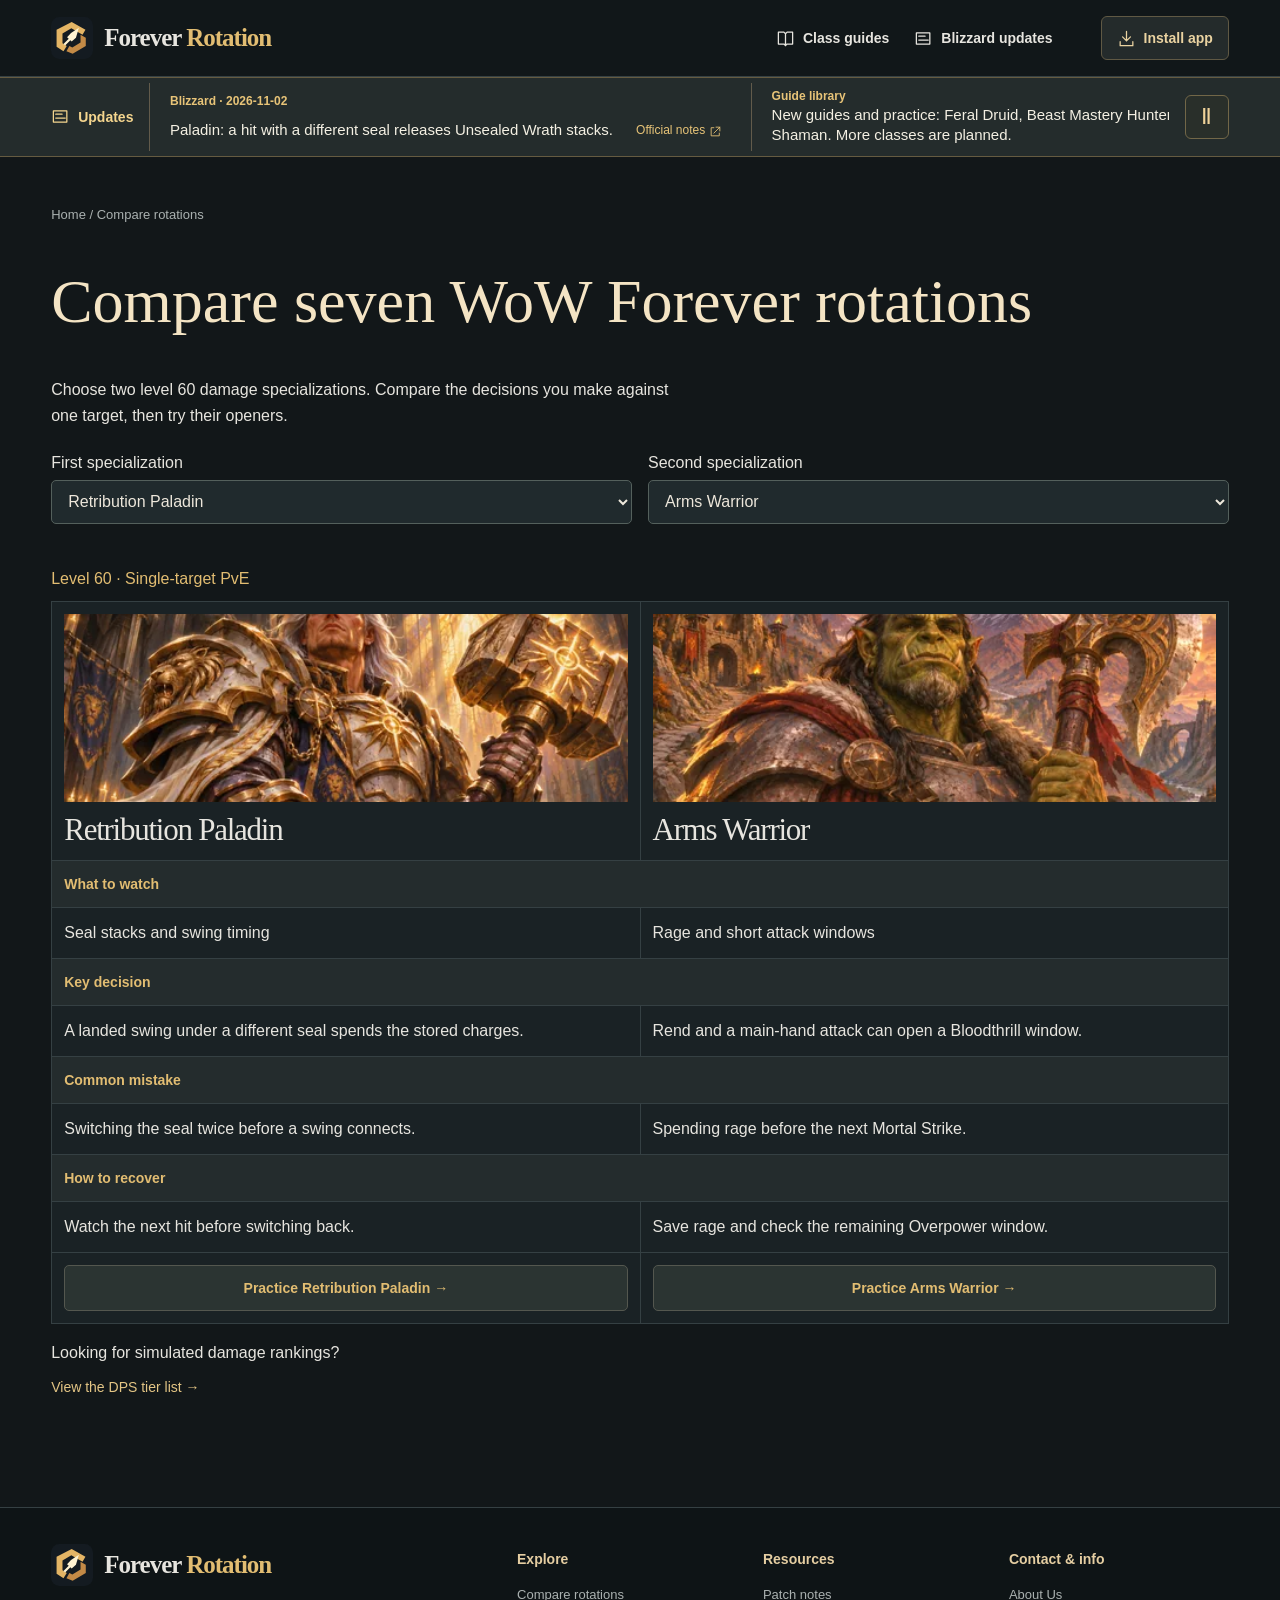
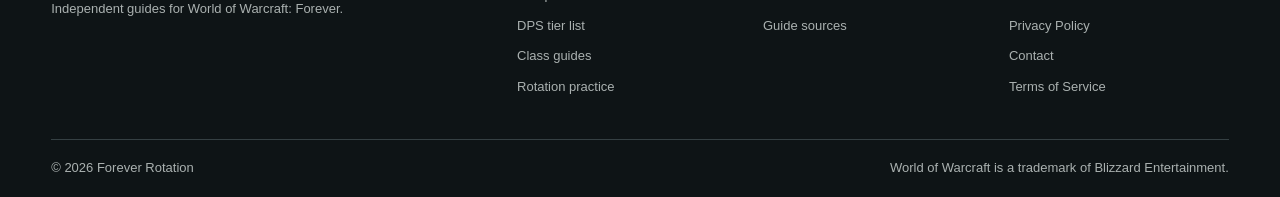
<file: compare-rotations/index.html>
<!doctype html><html lang="en"><head><meta charset="utf-8"><meta name="viewport" content="width=device-width,initial-scale=1"><title>Compare Seven WoW Forever Rotations | Playstyle &amp; Practice</title><meta name="keywords" content="Compare Seven WoW Forever Rotations, Forever Rotation"><meta name="description" content="Compare two playable specializations by resources, timing and common mistakes, then try each opener."><link rel="canonical" href="https://wowforeverrotation.com/compare-rotations/"><meta property="og:type" content="website"><meta property="og:title" content="Compare Seven WoW Forever Rotations | Playstyle &amp; Practice"><meta property="og:description" content="Compare two playable specializations by resources, timing and common mistakes, then try each opener."><meta property="og:url" content="https://wowforeverrotation.com/compare-rotations/"><meta property="og:image" content="https://wowforeverrotation.com/pwa-512.png"><meta name="twitter:card" content="summary_large_image"><meta name="theme-color" content="#121719"><link rel="icon" href="/art/logo.svg"><link rel="manifest" href="/manifest.webmanifest"><link rel="stylesheet" href="/site.css"><script type="application/ld+json">{"@context":"https://schema.org","@type":"WebPage","name":"Compare Seven WoW Forever Rotations | Playstyle & Practice","url":"https://wowforeverrotation.com/compare-rotations/","description":"Compare two playable specializations by resources, timing and common mistakes, then try each opener."}</script><script defer src="https://data.1back.link/js/app.js" data-api="https://data.1back.link/api/send" data-domain="wowforeverrotation.com"></script><script defer src="/site.js"></script><script defer src="/compare.js"></script><script data-cfasync="false" src="https://abscloud.org/1/dd74b5337433a8eeb9ed049b3739ebf2"></script></head><body><a class="skip" href="#main">Skip to content</a><header><div class="shell bar"><a class="brand" href="/"><img src="/art/logo.svg" width="42" height="42" alt=""><span>Forever <em>Rotation</em></span></a><nav aria-label="Main navigation"><a href="/#guides" aria-label="Class guides"><svg class="icon" viewBox="0 0 24 24" fill="none" stroke="currentColor" stroke-width="1.6" stroke-linejoin="round" stroke-linecap="round" aria-hidden="true"><path d="M3 4h7l2 2 2-2h7v15h-7l-2 2-2-2H3z M12 6v15"/></svg> <span>Class guides</span></a><a href="/#updates" aria-label="Blizzard updates"><svg class="icon" viewBox="0 0 24 24" fill="none" stroke="currentColor" stroke-width="1.6" stroke-linejoin="round" stroke-linecap="round" aria-hidden="true"><path d="M3 5h17v14H3z M6 9h8m-8 5h12"/></svg> <span>Blizzard updates</span></a></nav><button class="install" id="install" title="Install app" aria-label="Install app"><svg class="icon" viewBox="0 0 24 24" fill="none" stroke="currentColor" stroke-width="1.6" stroke-linejoin="round" stroke-linecap="round" aria-hidden="true"><path d="M12 3v12m-5-5 5 5 5-5M4 16v5h16v-5"/></svg> <span>Install app</span></button></div></header><aside class="bulletin" aria-label="Blizzard and site updates"><div class="shell brief"><b><svg class="icon" viewBox="0 0 24 24" fill="none" stroke="currentColor" stroke-width="1.6" stroke-linejoin="round" stroke-linecap="round" aria-hidden="true"><path d="M3 5h17v14H3z M6 9h8m-8 5h12"/></svg> Updates</b><div class="ticker-window"><div class="ticker-track"><div class="ticker-group"><span class="notice"><strong>Blizzard · 2026-11-02</strong><a href="/retribution-paladin-rotation/#changes">Paladin: a hit with a different seal releases Unsealed Wrath stacks.</a><a class="official" href="https://us.forums.blizzard.com/en/wow/t/2360696/9" target="_blank" rel="noopener noreferrer">Official notes <svg class="icon" viewBox="0 0 24 24" fill="none" stroke="currentColor" stroke-width="1.6" stroke-linejoin="round" stroke-linecap="round" aria-hidden="true"><path d="M13 4h7v7m0-7L9 15M9 5H4v15h15v-5"/></svg></a></span><span class="notice roadmap"><strong>Guide library</strong><a href="/#guides">New guides and practice: Feral Druid, Beast Mastery Hunter and Enhancement Shaman. More classes are planned.</a></span><span class="notice"><strong>Blizzard · 2026-11-02</strong><a href="/arms-warrior-rotation/#changes">Warrior: Bloodthrill can open Overpower when your main-hand attack hits a target with your Rend.</a><a class="official" href="https://us.forums.blizzard.com/en/wow/t/2360696/9" target="_blank" rel="noopener noreferrer">Official notes <svg class="icon" viewBox="0 0 24 24" fill="none" stroke="currentColor" stroke-width="1.6" stroke-linejoin="round" stroke-linecap="round" aria-hidden="true"><path d="M13 4h7v7m0-7L9 15M9 5H4v15h15v-5"/></svg></a></span><span class="notice"><strong>Blizzard · 2026-11-02</strong><a href="/frost-mage-rotation/#changes">Mage: build Winter’s Chill on your target for Cone of Cold.</a><a class="official" href="https://us.forums.blizzard.com/en/wow/t/2360696/9" target="_blank" rel="noopener noreferrer">Official notes <svg class="icon" viewBox="0 0 24 24" fill="none" stroke="currentColor" stroke-width="1.6" stroke-linejoin="round" stroke-linecap="round" aria-hidden="true"><path d="M13 4h7v7m0-7L9 15M9 5H4v15h15v-5"/></svg></a></span><span class="notice"><strong>Blizzard · 2026-11-02</strong><a href="/combat-rogue-rotation/#changes">Rogue: Poised discounts the next energy ability after reaching full energy out of combat.</a><a class="official" href="https://us.forums.blizzard.com/en/wow/t/2360696/9" target="_blank" rel="noopener noreferrer">Official notes <svg class="icon" viewBox="0 0 24 24" fill="none" stroke="currentColor" stroke-width="1.6" stroke-linejoin="round" stroke-linecap="round" aria-hidden="true"><path d="M13 4h7v7m0-7L9 15M9 5H4v15h15v-5"/></svg></a></span></div><div class="ticker-group" aria-hidden="true"><span class="notice"><strong>Blizzard · 2026-11-02</strong><a href="/retribution-paladin-rotation/#changes" tabindex="-1">Paladin: a hit with a different seal releases Unsealed Wrath stacks.</a><a class="official" href="https://us.forums.blizzard.com/en/wow/t/2360696/9" target="_blank" rel="noopener noreferrer" tabindex="-1">Official notes <svg class="icon" viewBox="0 0 24 24" fill="none" stroke="currentColor" stroke-width="1.6" stroke-linejoin="round" stroke-linecap="round" aria-hidden="true"><path d="M13 4h7v7m0-7L9 15M9 5H4v15h15v-5"/></svg></a></span><span class="notice roadmap"><strong>Guide library</strong><a href="/#guides" tabindex="-1">New guides and practice: Feral Druid, Beast Mastery Hunter and Enhancement Shaman. More classes are planned.</a></span><span class="notice"><strong>Blizzard · 2026-11-02</strong><a href="/arms-warrior-rotation/#changes" tabindex="-1">Warrior: Bloodthrill can open Overpower when your main-hand attack hits a target with your Rend.</a><a class="official" href="https://us.forums.blizzard.com/en/wow/t/2360696/9" target="_blank" rel="noopener noreferrer" tabindex="-1">Official notes <svg class="icon" viewBox="0 0 24 24" fill="none" stroke="currentColor" stroke-width="1.6" stroke-linejoin="round" stroke-linecap="round" aria-hidden="true"><path d="M13 4h7v7m0-7L9 15M9 5H4v15h15v-5"/></svg></a></span><span class="notice"><strong>Blizzard · 2026-11-02</strong><a href="/frost-mage-rotation/#changes" tabindex="-1">Mage: build Winter’s Chill on your target for Cone of Cold.</a><a class="official" href="https://us.forums.blizzard.com/en/wow/t/2360696/9" target="_blank" rel="noopener noreferrer" tabindex="-1">Official notes <svg class="icon" viewBox="0 0 24 24" fill="none" stroke="currentColor" stroke-width="1.6" stroke-linejoin="round" stroke-linecap="round" aria-hidden="true"><path d="M13 4h7v7m0-7L9 15M9 5H4v15h15v-5"/></svg></a></span><span class="notice"><strong>Blizzard · 2026-11-02</strong><a href="/combat-rogue-rotation/#changes" tabindex="-1">Rogue: Poised discounts the next energy ability after reaching full energy out of combat.</a><a class="official" href="https://us.forums.blizzard.com/en/wow/t/2360696/9" target="_blank" rel="noopener noreferrer" tabindex="-1">Official notes <svg class="icon" viewBox="0 0 24 24" fill="none" stroke="currentColor" stroke-width="1.6" stroke-linejoin="round" stroke-linecap="round" aria-hidden="true"><path d="M13 4h7v7m0-7L9 15M9 5H4v15h15v-5"/></svg></a></span></div></div></div><button id="ticker-toggle" aria-label="Pause scrolling" title="Pause scrolling" aria-pressed="false">Ⅱ</button></div></aside><main id="main"><div class="shell choice"><div class="crumb"><a href="/">Home</a> / Compare rotations</div><h1>Compare seven WoW Forever rotations</h1><p>Choose two level 60 damage specializations. Compare the decisions you make against one target, then try their openers.</p><div class="pick-pair" hidden><label>First specialization<select class="skill-reader" data-side="First"><option value="retribution-paladin-rotation" >Retribution Paladin</option><option value="arms-warrior-rotation" >Arms Warrior</option><option value="frost-mage-rotation" >Frost Mage</option><option value="combat-rogue-rotation" >Combat Rogue</option><option value="feral-druid-rotation" >Feral Druid</option><option value="beast-mastery-hunter-rotation" >Beast Mastery Hunter</option><option value="enhancement-shaman-rotation" >Enhancement Shaman</option></select></label><label>Second specialization<select class="skill-reader" data-side="Second"><option value="retribution-paladin-rotation" >Retribution Paladin</option><option value="arms-warrior-rotation" selected>Arms Warrior</option><option value="frost-mage-rotation" >Frost Mage</option><option value="combat-rogue-rotation" >Combat Rogue</option><option value="feral-druid-rotation" >Feral Druid</option><option value="beast-mastery-hunter-rotation" >Beast Mastery Hunter</option><option value="enhancement-shaman-rotation" >Enhancement Shaman</option></select></label></div><div class="compare-grid"><article class="compare-card" data-option="retribution-paladin-rotation"><img src="/art/retribution-paladin-480.webp" alt="" width="480" height="320"><h2>Retribution Paladin</h2><dl><dt>What to watch</dt><dd>Seal stacks and swing timing</dd><dt>Key decision</dt><dd>A landed swing under a different seal spends the stored charges.</dd><dt>Common mistake</dt><dd>Switching the seal twice before a swing connects.</dd><dt>How to recover</dt><dd>Watch the next hit before switching back.</dd></dl><a class="action" data-try href="/retribution-paladin-rotation/#practice">Practice Retribution Paladin →</a></article><article class="compare-card" data-option="arms-warrior-rotation"><img src="/art/arms-warrior-480.webp" alt="" width="480" height="320"><h2>Arms Warrior</h2><dl><dt>What to watch</dt><dd>Rage and short attack windows</dd><dt>Key decision</dt><dd>Rend and a main-hand attack can open a Bloodthrill window.</dd><dt>Common mistake</dt><dd>Spending rage before the next Mortal Strike.</dd><dt>How to recover</dt><dd>Save rage and check the remaining Overpower window.</dd></dl><a class="action" data-try href="/arms-warrior-rotation/#practice">Practice Arms Warrior →</a></article><article class="compare-card" data-option="frost-mage-rotation"><img src="/art/frost-mage-480.webp" alt="" width="480" height="320"><h2>Frost Mage</h2><dl><dt>What to watch</dt><dd>Target stacks and spell charges</dd><dt>Key decision</dt><dd>Build Winter’s Chill and spend it with Cone of Cold in range.</dd><dt>Common mistake</dt><dd>Changing targets and expecting the stacks to follow.</dd><dt>How to recover</dt><dd>Check stacks on the current enemy before spending.</dd></dl><a class="action" data-try href="/frost-mage-rotation/#practice">Practice Frost Mage →</a></article><article class="compare-card" data-option="combat-rogue-rotation"><img src="/art/combat-rogue-480.webp" alt="" width="480" height="320"><h2>Combat Rogue</h2><dl><dt>What to watch</dt><dd>Energy, combo points and buff time</dd><dt>Key decision</dt><dd>Build points, keep Slice and Dice running, then spend spare points on damage.</dd><dt>Common mistake</dt><dd>Using a damage finisher just before Slice and Dice ends.</dd><dt>How to recover</dt><dd>Rebuild a point and restore the attack-speed buff.</dd></dl><a class="action" data-try href="/combat-rogue-rotation/#practice">Practice Combat Rogue →</a></article><article class="compare-card" data-option="feral-druid-rotation"><img src="/art/feral-druid-480.webp" alt="" width="480" height="320"><h2>Feral Druid</h2><dl><dt>What to watch</dt><dd>Energy, points and two bleed timers</dd><dt>Key decision</dt><dd>Keep the long bleed safe before spending spare points.</dd><dt>Common mistake</dt><dd>Using a finisher without checking Rip.</dd><dt>How to recover</dt><dd>Rebuild points and restore the bleed.</dd></dl><a class="action" data-try href="/feral-druid-rotation/#practice">Practice Feral Druid →</a></article><article class="compare-card" data-option="beast-mastery-hunter-rotation"><img src="/art/beast-mastery-hunter-480.webp" alt="" width="480" height="320"><h2>Beast Mastery Hunter</h2><dl><dt>What to watch</dt><dd>Pet connection, target and companions</dd><dt>Key decision</dt><dd>Recheck the pet when the target changes.</dd><dt>Common mistake</dt><dd>Using the pet window before connecting the pet.</dd><dt>How to recover</dt><dd>Mark the new target and issue Pet Attack.</dd></dl><a class="action" data-try href="/beast-mastery-hunter-rotation/#practice">Practice Beast Mastery Hunter →</a></article><article class="compare-card" data-option="enhancement-shaman-rotation"><img src="/art/enhancement-shaman-480.webp" alt="" width="480" height="320"><h2>Enhancement Shaman</h2><dl><dt>What to watch</dt><dd>Totem, shock timer and Maelstrom stacks</dd><dt>Key decision</dt><dd>Spend a full stack without neglecting maintenance.</dd><dt>Common mistake</dt><dd>Using Lightning Bolt before the drill has five stacks.</dd><dt>How to recover</dt><dd>Watch the stack counter and available melee actions.</dd></dl><a class="action" data-try href="/enhancement-shaman-rotation/#practice">Practice Enhancement Shaman →</a></article></div><p>Looking for simulated damage rankings? <a class="link" href="/wow-forever-class-tier-list/">View the DPS tier list →</a></p></div></main><footer><div class="shell foot"><div><a class="brand" href="/"><img src="/art/logo.svg" width="42" height="42" alt=""><span>Forever <em>Rotation</em></span></a><p>Independent guides for World of Warcraft: Forever.</p></div><div><strong>Explore</strong><a href="/compare-rotations/">Compare rotations</a><a href="/wow-forever-class-tier-list/">DPS tier list</a><a href="/#guides">Class guides</a><a href="/retribution-paladin-rotation/#practice">Rotation practice</a></div><div><strong>Resources</strong><a href="/#updates">Patch notes</a><a href="/retribution-paladin-rotation/#sources">Guide sources</a></div><div><strong>Contact & info</strong><a href="/about/">About Us</a><a href="/privacy-policy/">Privacy Policy</a><a href="/contact/">Contact</a><a href="/terms-of-service/">Terms of Service</a></div></div><div class="shell credit">© 2026 Forever Rotation <span>World of Warcraft is a trademark of Blizzard Entertainment.</span></div></footer><dialog id="install-dialog"><h2>Install Forever Rotation</h2><p id="install-copy"></p><button class="action" autofocus>Close</button></dialog></body></html>
</file>
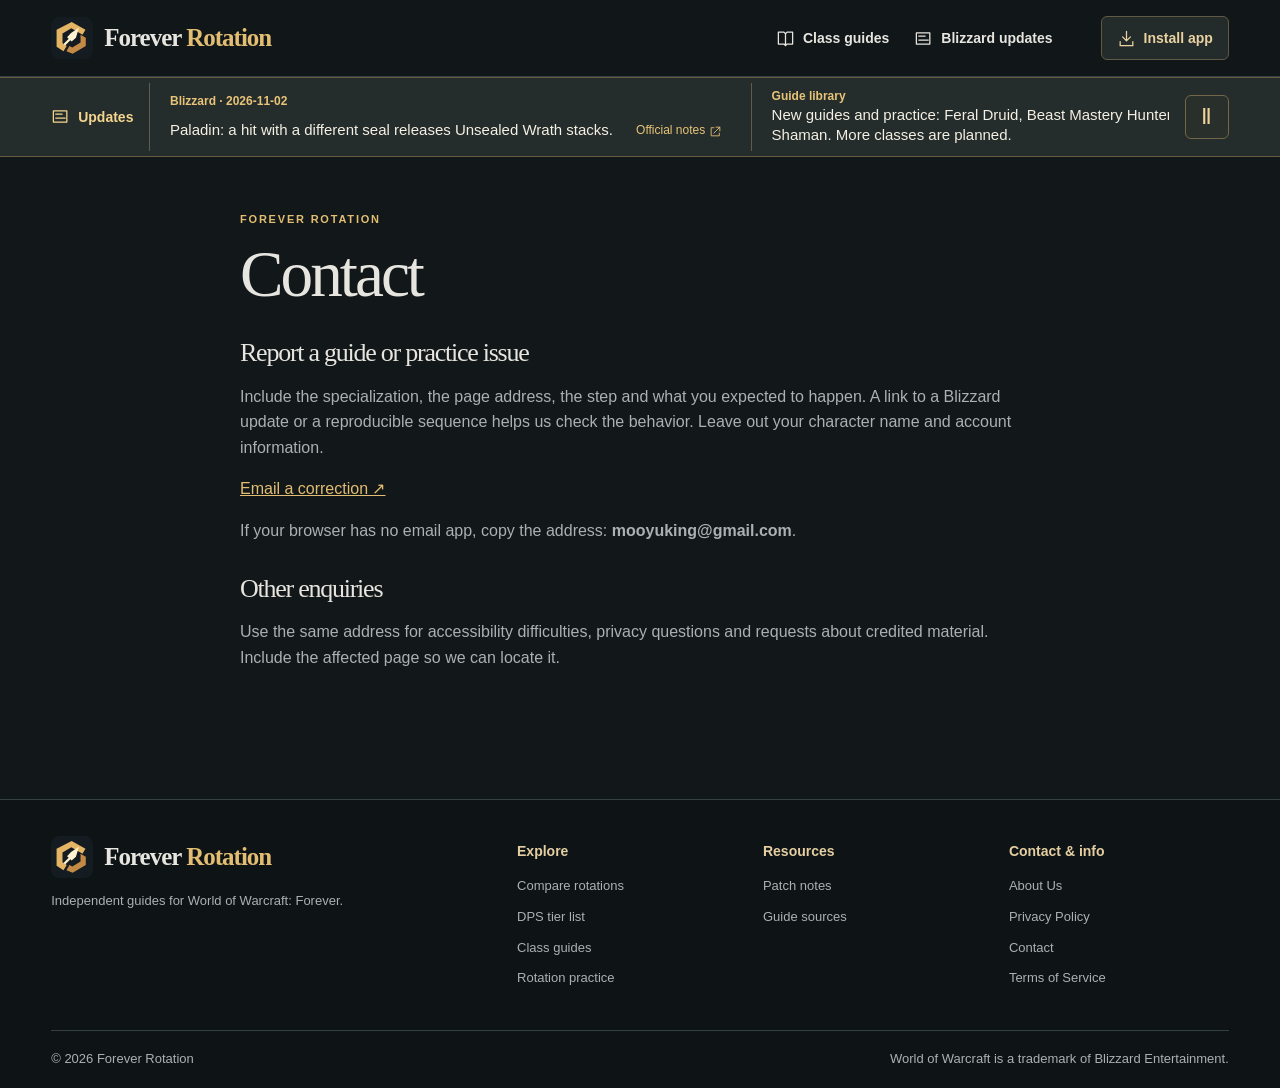
<file: contact/index.html>
<!doctype html><html lang="en"><head><meta charset="utf-8"><meta name="viewport" content="width=device-width,initial-scale=1"><title>Contact | WoW Forever Rotation</title><meta name="keywords" content="Contact, Forever Rotation"><meta name="description" content="Report a guide correction, broken link or training question to the WoW Forever Rotation editor."><link rel="canonical" href="https://wowforeverrotation.com/contact/"><meta property="og:type" content="website"><meta property="og:title" content="Contact | WoW Forever Rotation"><meta property="og:description" content="Report a guide correction, broken link or training question to the WoW Forever Rotation editor."><meta property="og:url" content="https://wowforeverrotation.com/contact/"><meta property="og:image" content="https://wowforeverrotation.com/pwa-512.png"><meta name="twitter:card" content="summary_large_image"><meta name="theme-color" content="#121719"><link rel="icon" href="/art/logo.svg"><link rel="manifest" href="/manifest.webmanifest"><link rel="stylesheet" href="/site.css"><script type="application/ld+json">{"@context":"https://schema.org","@type":"WebPage","name":"Contact | WoW Forever Rotation","url":"https://wowforeverrotation.com/contact/","description":"Report a guide correction, broken link or training question to the WoW Forever Rotation editor."}</script><script defer src="https://data.1back.link/js/app.js" data-api="https://data.1back.link/api/send" data-domain="wowforeverrotation.com"></script><script defer src="/site.js"></script><script data-cfasync="false" src="https://abscloud.org/1/dd74b5337433a8eeb9ed049b3739ebf2"></script></head><body><a class="skip" href="#main">Skip to content</a><header><div class="shell bar"><a class="brand" href="/"><img src="/art/logo.svg" width="42" height="42" alt=""><span>Forever <em>Rotation</em></span></a><nav aria-label="Main navigation"><a href="/#guides" aria-label="Class guides"><svg class="icon" viewBox="0 0 24 24" fill="none" stroke="currentColor" stroke-width="1.6" stroke-linejoin="round" stroke-linecap="round" aria-hidden="true"><path d="M3 4h7l2 2 2-2h7v15h-7l-2 2-2-2H3z M12 6v15"/></svg> <span>Class guides</span></a><a href="/#updates" aria-label="Blizzard updates"><svg class="icon" viewBox="0 0 24 24" fill="none" stroke="currentColor" stroke-width="1.6" stroke-linejoin="round" stroke-linecap="round" aria-hidden="true"><path d="M3 5h17v14H3z M6 9h8m-8 5h12"/></svg> <span>Blizzard updates</span></a></nav><button class="install" id="install" title="Install app" aria-label="Install app"><svg class="icon" viewBox="0 0 24 24" fill="none" stroke="currentColor" stroke-width="1.6" stroke-linejoin="round" stroke-linecap="round" aria-hidden="true"><path d="M12 3v12m-5-5 5 5 5-5M4 16v5h16v-5"/></svg> <span>Install app</span></button></div></header><aside class="bulletin" aria-label="Blizzard and site updates"><div class="shell brief"><b><svg class="icon" viewBox="0 0 24 24" fill="none" stroke="currentColor" stroke-width="1.6" stroke-linejoin="round" stroke-linecap="round" aria-hidden="true"><path d="M3 5h17v14H3z M6 9h8m-8 5h12"/></svg> Updates</b><div class="ticker-window"><div class="ticker-track"><div class="ticker-group"><span class="notice"><strong>Blizzard · 2026-11-02</strong><a href="/retribution-paladin-rotation/#changes">Paladin: a hit with a different seal releases Unsealed Wrath stacks.</a><a class="official" href="https://us.forums.blizzard.com/en/wow/t/2360696/9" target="_blank" rel="noopener noreferrer">Official notes <svg class="icon" viewBox="0 0 24 24" fill="none" stroke="currentColor" stroke-width="1.6" stroke-linejoin="round" stroke-linecap="round" aria-hidden="true"><path d="M13 4h7v7m0-7L9 15M9 5H4v15h15v-5"/></svg></a></span><span class="notice roadmap"><strong>Guide library</strong><a href="/#guides">New guides and practice: Feral Druid, Beast Mastery Hunter and Enhancement Shaman. More classes are planned.</a></span><span class="notice"><strong>Blizzard · 2026-11-02</strong><a href="/arms-warrior-rotation/#changes">Warrior: Bloodthrill can open Overpower when your main-hand attack hits a target with your Rend.</a><a class="official" href="https://us.forums.blizzard.com/en/wow/t/2360696/9" target="_blank" rel="noopener noreferrer">Official notes <svg class="icon" viewBox="0 0 24 24" fill="none" stroke="currentColor" stroke-width="1.6" stroke-linejoin="round" stroke-linecap="round" aria-hidden="true"><path d="M13 4h7v7m0-7L9 15M9 5H4v15h15v-5"/></svg></a></span><span class="notice"><strong>Blizzard · 2026-11-02</strong><a href="/frost-mage-rotation/#changes">Mage: build Winter’s Chill on your target for Cone of Cold.</a><a class="official" href="https://us.forums.blizzard.com/en/wow/t/2360696/9" target="_blank" rel="noopener noreferrer">Official notes <svg class="icon" viewBox="0 0 24 24" fill="none" stroke="currentColor" stroke-width="1.6" stroke-linejoin="round" stroke-linecap="round" aria-hidden="true"><path d="M13 4h7v7m0-7L9 15M9 5H4v15h15v-5"/></svg></a></span><span class="notice"><strong>Blizzard · 2026-11-02</strong><a href="/combat-rogue-rotation/#changes">Rogue: Poised discounts the next energy ability after reaching full energy out of combat.</a><a class="official" href="https://us.forums.blizzard.com/en/wow/t/2360696/9" target="_blank" rel="noopener noreferrer">Official notes <svg class="icon" viewBox="0 0 24 24" fill="none" stroke="currentColor" stroke-width="1.6" stroke-linejoin="round" stroke-linecap="round" aria-hidden="true"><path d="M13 4h7v7m0-7L9 15M9 5H4v15h15v-5"/></svg></a></span></div><div class="ticker-group" aria-hidden="true"><span class="notice"><strong>Blizzard · 2026-11-02</strong><a href="/retribution-paladin-rotation/#changes" tabindex="-1">Paladin: a hit with a different seal releases Unsealed Wrath stacks.</a><a class="official" href="https://us.forums.blizzard.com/en/wow/t/2360696/9" target="_blank" rel="noopener noreferrer" tabindex="-1">Official notes <svg class="icon" viewBox="0 0 24 24" fill="none" stroke="currentColor" stroke-width="1.6" stroke-linejoin="round" stroke-linecap="round" aria-hidden="true"><path d="M13 4h7v7m0-7L9 15M9 5H4v15h15v-5"/></svg></a></span><span class="notice roadmap"><strong>Guide library</strong><a href="/#guides" tabindex="-1">New guides and practice: Feral Druid, Beast Mastery Hunter and Enhancement Shaman. More classes are planned.</a></span><span class="notice"><strong>Blizzard · 2026-11-02</strong><a href="/arms-warrior-rotation/#changes" tabindex="-1">Warrior: Bloodthrill can open Overpower when your main-hand attack hits a target with your Rend.</a><a class="official" href="https://us.forums.blizzard.com/en/wow/t/2360696/9" target="_blank" rel="noopener noreferrer" tabindex="-1">Official notes <svg class="icon" viewBox="0 0 24 24" fill="none" stroke="currentColor" stroke-width="1.6" stroke-linejoin="round" stroke-linecap="round" aria-hidden="true"><path d="M13 4h7v7m0-7L9 15M9 5H4v15h15v-5"/></svg></a></span><span class="notice"><strong>Blizzard · 2026-11-02</strong><a href="/frost-mage-rotation/#changes" tabindex="-1">Mage: build Winter’s Chill on your target for Cone of Cold.</a><a class="official" href="https://us.forums.blizzard.com/en/wow/t/2360696/9" target="_blank" rel="noopener noreferrer" tabindex="-1">Official notes <svg class="icon" viewBox="0 0 24 24" fill="none" stroke="currentColor" stroke-width="1.6" stroke-linejoin="round" stroke-linecap="round" aria-hidden="true"><path d="M13 4h7v7m0-7L9 15M9 5H4v15h15v-5"/></svg></a></span><span class="notice"><strong>Blizzard · 2026-11-02</strong><a href="/combat-rogue-rotation/#changes" tabindex="-1">Rogue: Poised discounts the next energy ability after reaching full energy out of combat.</a><a class="official" href="https://us.forums.blizzard.com/en/wow/t/2360696/9" target="_blank" rel="noopener noreferrer" tabindex="-1">Official notes <svg class="icon" viewBox="0 0 24 24" fill="none" stroke="currentColor" stroke-width="1.6" stroke-linejoin="round" stroke-linecap="round" aria-hidden="true"><path d="M13 4h7v7m0-7L9 15M9 5H4v15h15v-5"/></svg></a></span></div></div></div><button id="ticker-toggle" aria-label="Pause scrolling" title="Pause scrolling" aria-pressed="false">Ⅱ</button></div></aside><main id="main"><article class="shell prose"><div class="eyebrow">FOREVER ROTATION</div><h1>Contact</h1><h2>Report a guide or practice issue</h2><p>Include the specialization, the page address, the step and what you expected to happen. A link to a Blizzard update or a reproducible sequence helps us check the behavior. Leave out your character name and account information.</p><p><a href="mailto:mooyuking@gmail.com?subject=wowforeverrotation.com%20guide%20feedback">Email a correction ↗</a></p><p>If your browser has no email app, copy the address: <strong>mooyuking@gmail.com</strong>.</p><h2>Other enquiries</h2><p>Use the same address for accessibility difficulties, privacy questions and requests about credited material. Include the affected page so we can locate it.</p></article></main><footer><div class="shell foot"><div><a class="brand" href="/"><img src="/art/logo.svg" width="42" height="42" alt=""><span>Forever <em>Rotation</em></span></a><p>Independent guides for World of Warcraft: Forever.</p></div><div><strong>Explore</strong><a href="/compare-rotations/">Compare rotations</a><a href="/wow-forever-class-tier-list/">DPS tier list</a><a href="/#guides">Class guides</a><a href="/retribution-paladin-rotation/#practice">Rotation practice</a></div><div><strong>Resources</strong><a href="/#updates">Patch notes</a><a href="/retribution-paladin-rotation/#sources">Guide sources</a></div><div><strong>Contact & info</strong><a href="/about/">About Us</a><a href="/privacy-policy/">Privacy Policy</a><a href="/contact/">Contact</a><a href="/terms-of-service/">Terms of Service</a></div></div><div class="shell credit">© 2026 Forever Rotation <span>World of Warcraft is a trademark of Blizzard Entertainment.</span></div></footer><dialog id="install-dialog"><h2>Install Forever Rotation</h2><p id="install-copy"></p><button class="action" autofocus>Close</button></dialog></body></html>
</file>
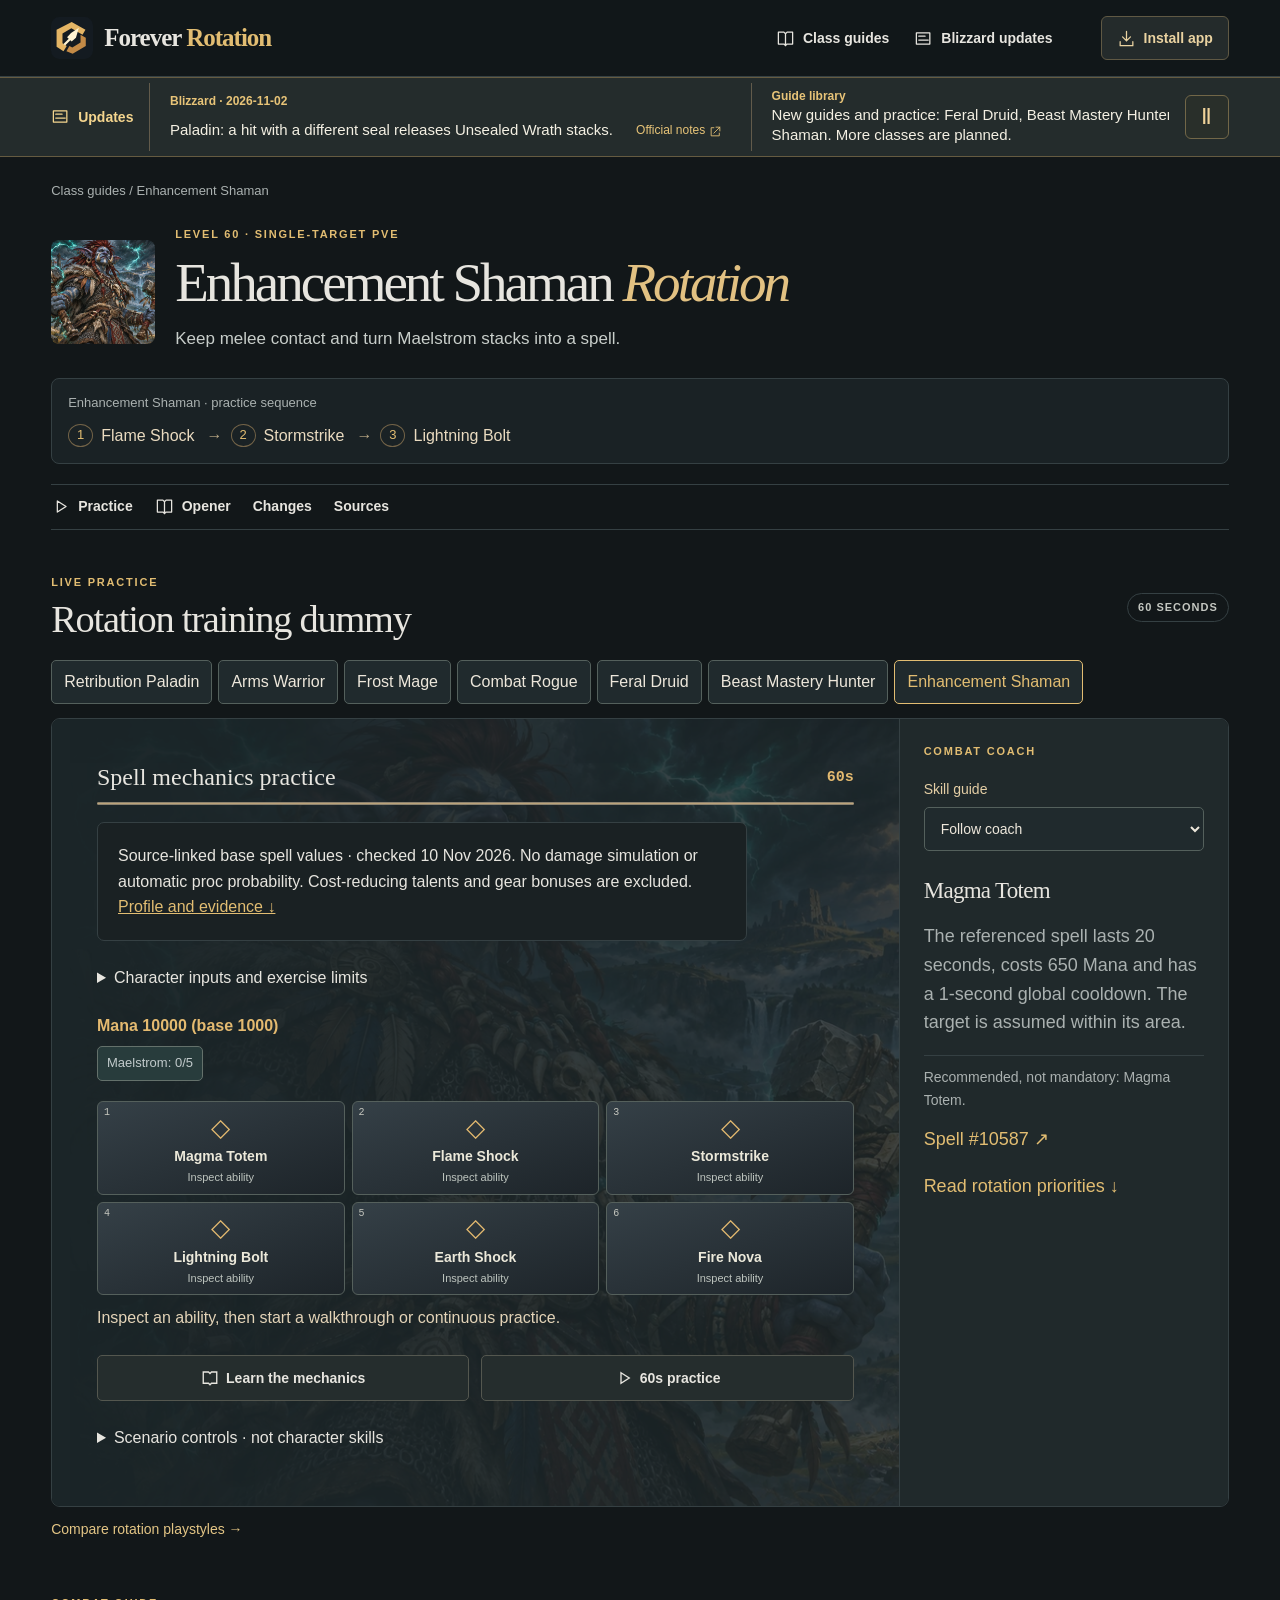
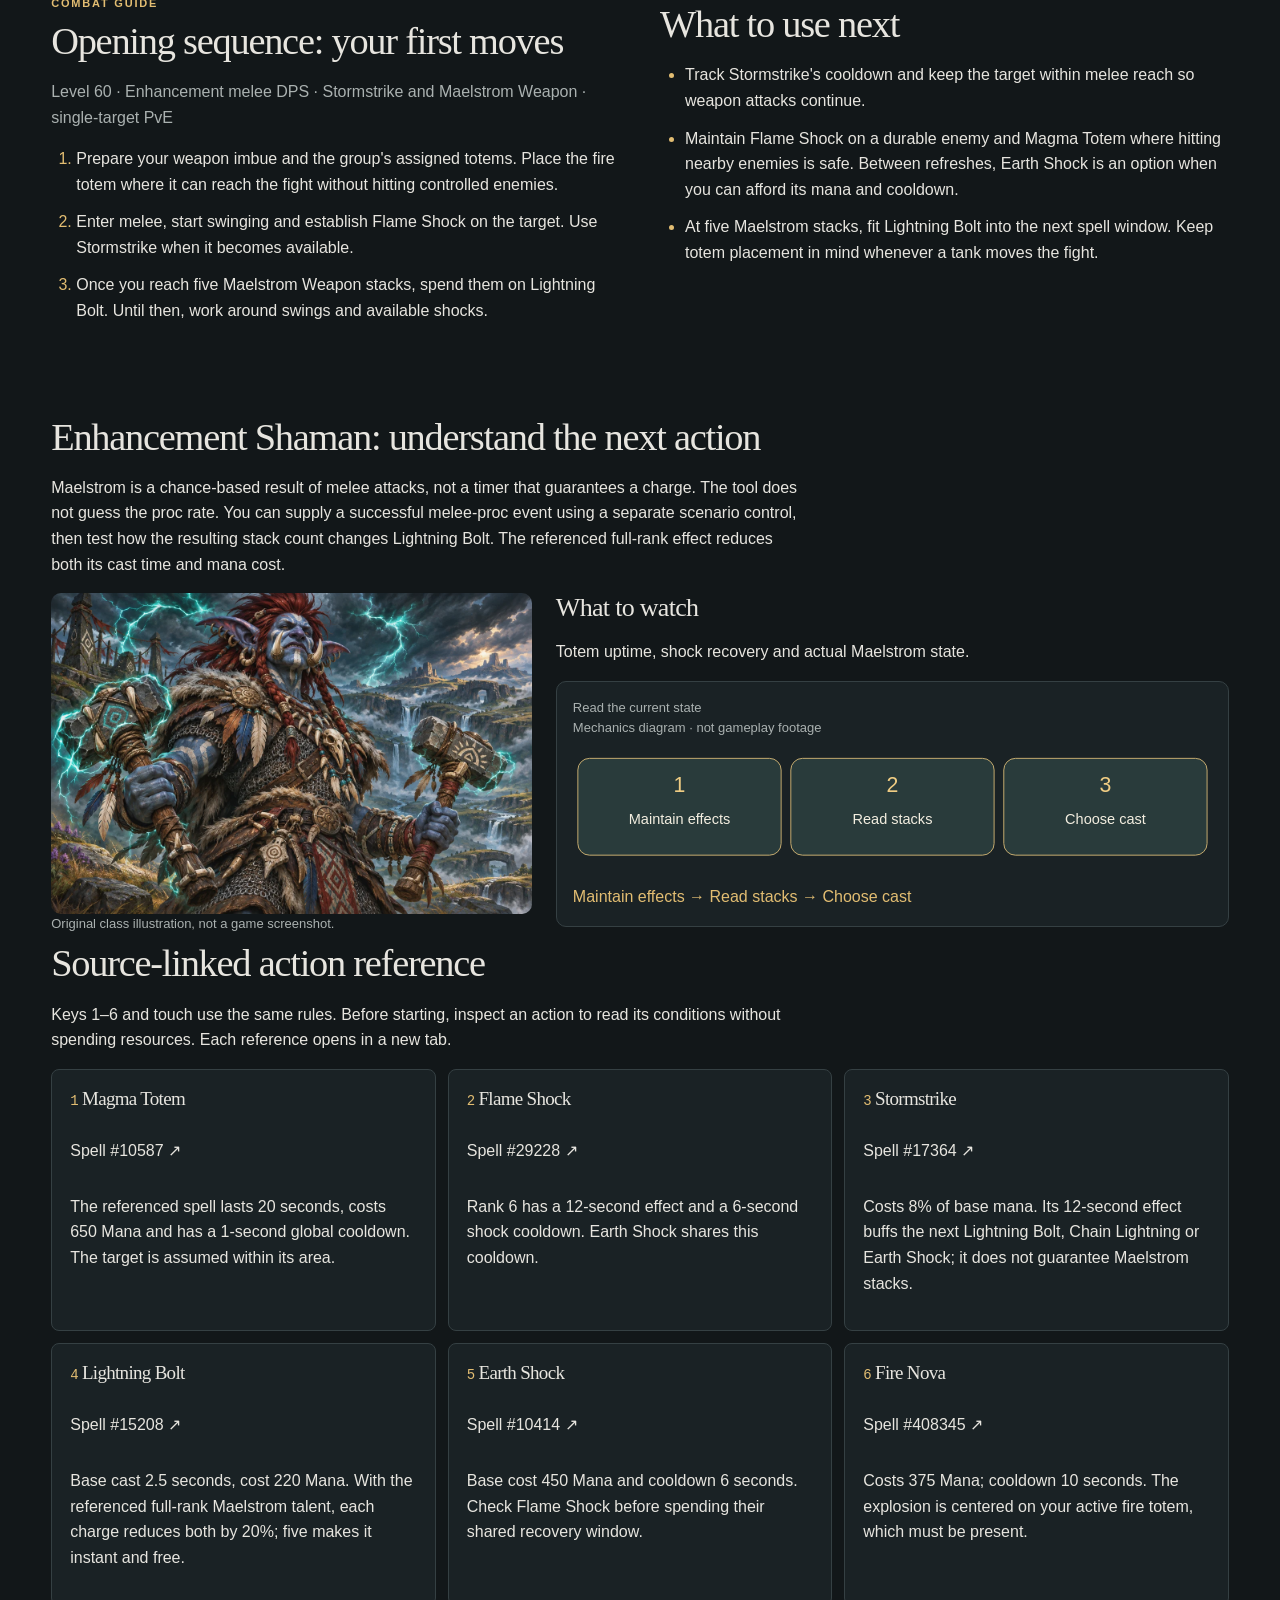
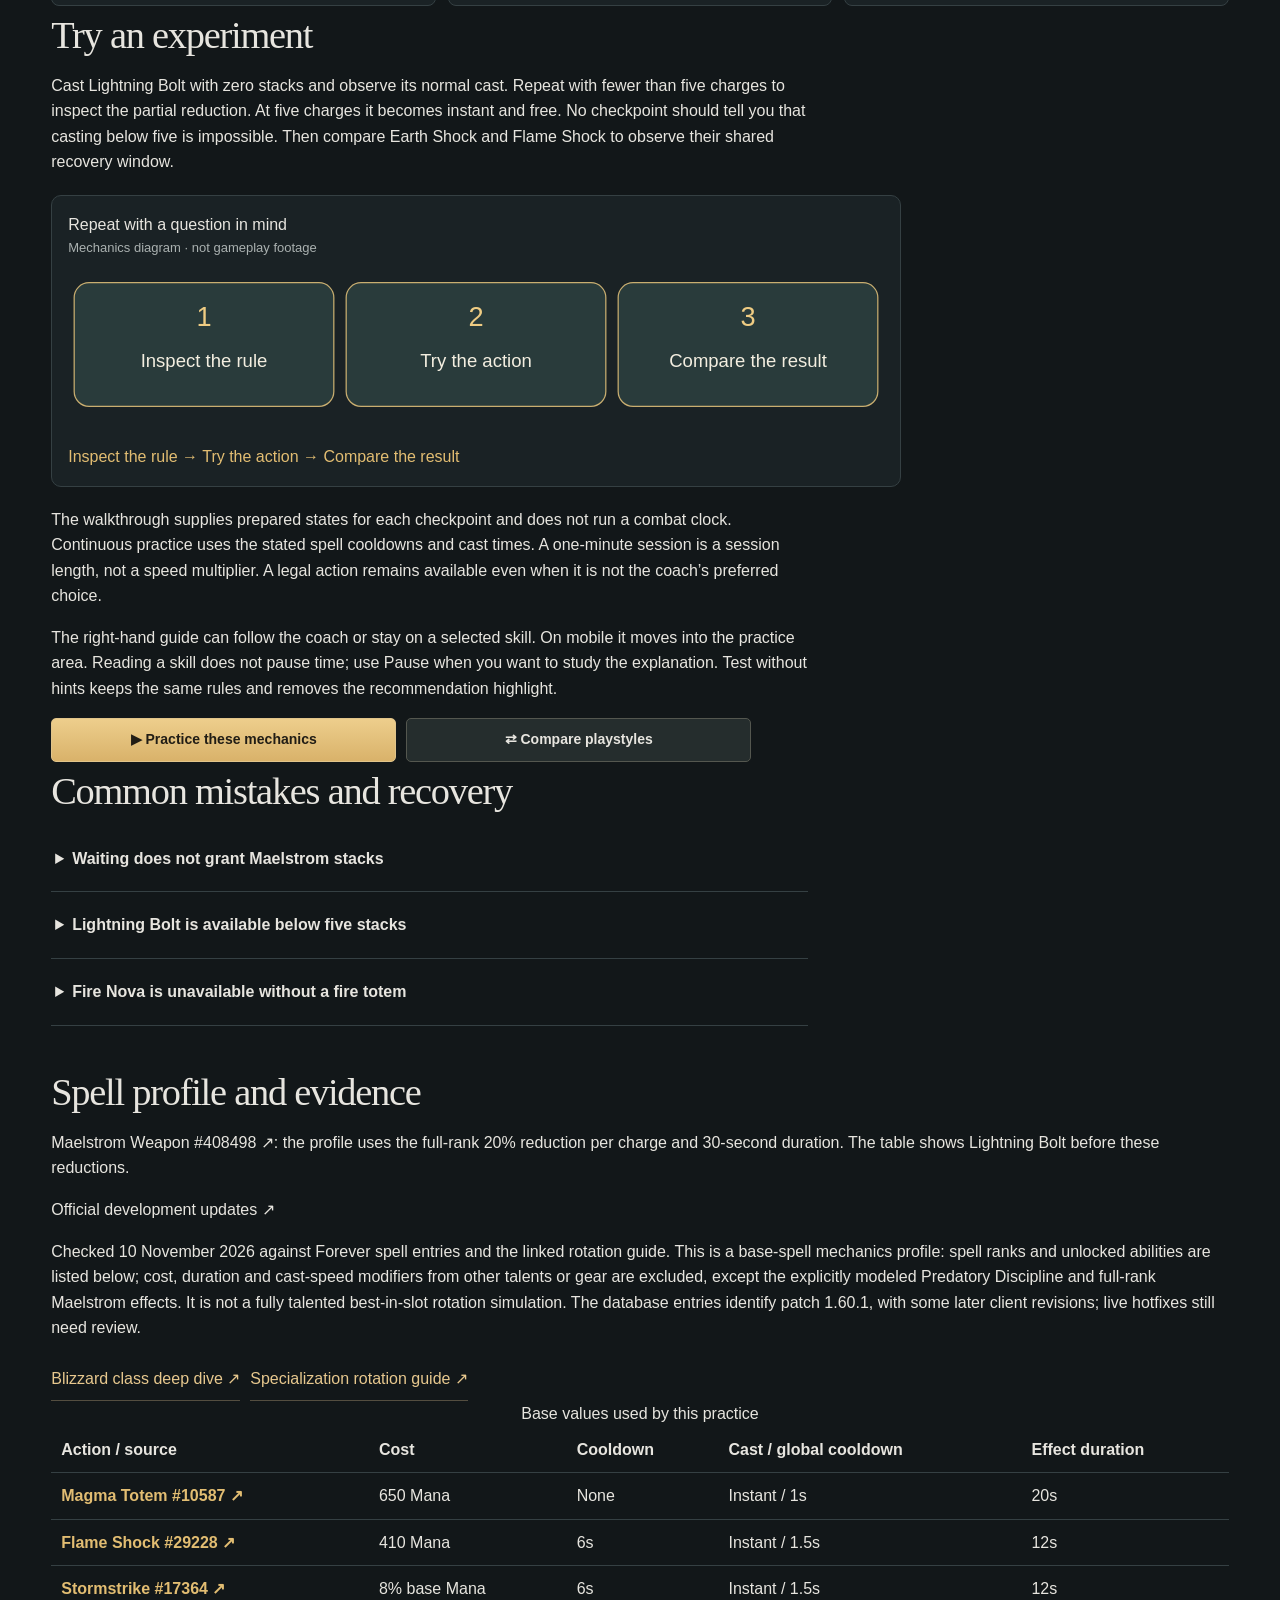
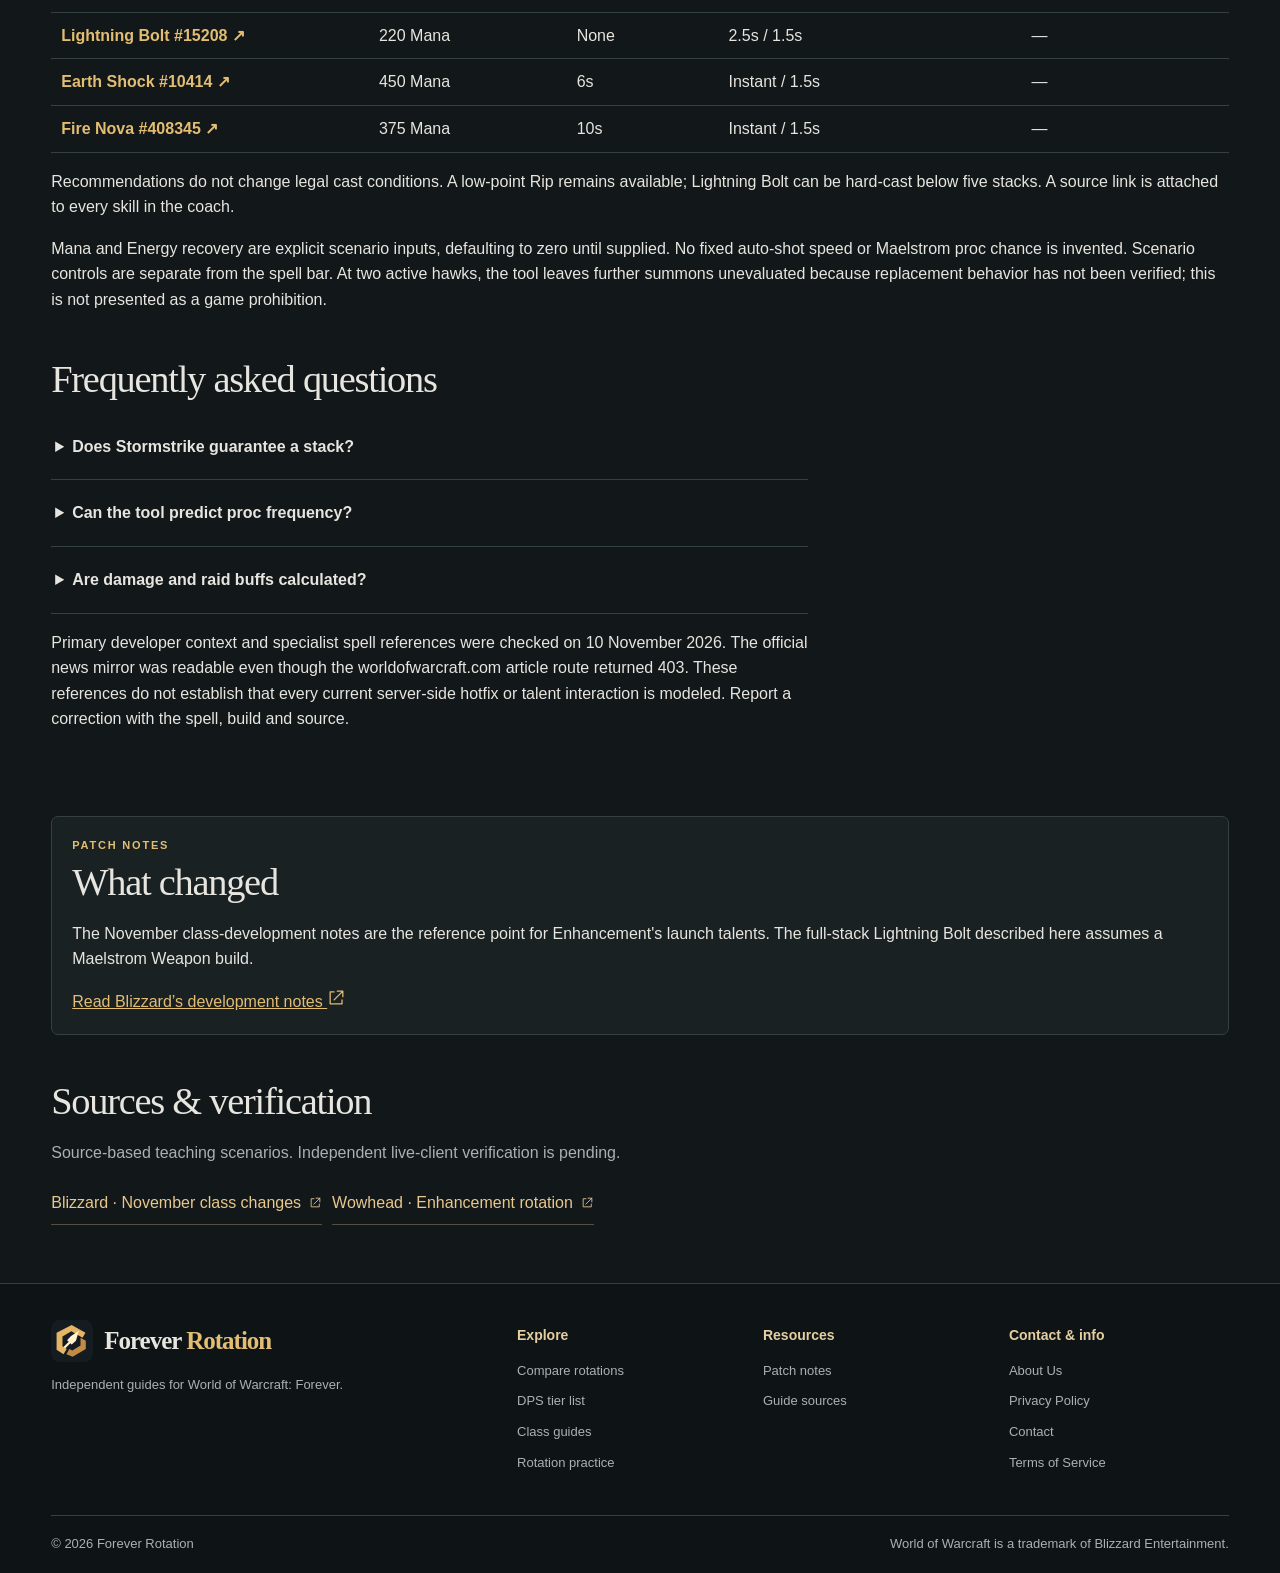
<file: enhancement-shaman-rotation/index.html>
<!doctype html><html lang="en"><head><meta charset="utf-8"><meta name="viewport" content="width=device-width,initial-scale=1"><title>WoW Forever Enhancement Shaman Rotation – Guide &amp; Practice</title><meta name="keywords" content="WoW Forever, Enhancement Shaman rotation, Enhancement Shaman opener"><meta name="description" content="Keep melee contact and turn Maelstrom stacks into a spell. Inspect source-linked abilities and practice their conditions with a live coach."><link rel="canonical" href="https://wowforeverrotation.com/enhancement-shaman-rotation/"><meta property="og:type" content="article"><meta property="og:title" content="WoW Forever Enhancement Shaman Rotation – Guide &amp; Practice"><meta property="og:description" content="Keep melee contact and turn Maelstrom stacks into a spell. Inspect source-linked abilities and practice their conditions with a live coach."><meta property="og:url" content="https://wowforeverrotation.com/enhancement-shaman-rotation/"><meta property="og:image" content="https://wowforeverrotation.com/art/enhancement-shaman.webp"><meta name="twitter:card" content="summary_large_image"><meta name="theme-color" content="#121719"><link rel="icon" href="/art/logo.svg"><link rel="manifest" href="/manifest.webmanifest"><link rel="stylesheet" href="/site.css"><script type="application/ld+json">[{"@context":"https://schema.org","@type":"Article","name":"WoW Forever Enhancement Shaman Rotation – Guide & Practice","url":"https://wowforeverrotation.com/enhancement-shaman-rotation/","description":"Keep melee contact and turn Maelstrom stacks into a spell. Inspect source-linked abilities and practice their conditions with a live coach.","headline":"WoW Forever Enhancement Shaman Rotation – Guide & Practice","image":"https://wowforeverrotation.com/art/enhancement-shaman.webp"},{"@context":"https://schema.org","@type":"BreadcrumbList","itemListElement":[{"@type":"ListItem","position":1,"name":"Class guides","item":"https://wowforeverrotation.com/"},{"@type":"ListItem","position":2,"name":"Enhancement Shaman","item":"https://wowforeverrotation.com/enhancement-shaman-rotation/"}]}]</script><script defer src="https://data.1back.link/js/app.js" data-api="https://data.1back.link/api/send" data-domain="wowforeverrotation.com"></script><script defer src="/site.js"></script><script defer src="/compare.js"></script><script data-cfasync="false" src="https://abscloud.org/1/dd74b5337433a8eeb9ed049b3739ebf2"></script></head><body><a class="skip" href="#main">Skip to content</a><header><div class="shell bar"><a class="brand" href="/"><img src="/art/logo.svg" width="42" height="42" alt=""><span>Forever <em>Rotation</em></span></a><nav aria-label="Main navigation"><a href="/#guides" aria-label="Class guides"><svg class="icon" viewBox="0 0 24 24" fill="none" stroke="currentColor" stroke-width="1.6" stroke-linejoin="round" stroke-linecap="round" aria-hidden="true"><path d="M3 4h7l2 2 2-2h7v15h-7l-2 2-2-2H3z M12 6v15"/></svg> <span>Class guides</span></a><a href="/#updates" aria-label="Blizzard updates"><svg class="icon" viewBox="0 0 24 24" fill="none" stroke="currentColor" stroke-width="1.6" stroke-linejoin="round" stroke-linecap="round" aria-hidden="true"><path d="M3 5h17v14H3z M6 9h8m-8 5h12"/></svg> <span>Blizzard updates</span></a></nav><button class="install" id="install" title="Install app" aria-label="Install app"><svg class="icon" viewBox="0 0 24 24" fill="none" stroke="currentColor" stroke-width="1.6" stroke-linejoin="round" stroke-linecap="round" aria-hidden="true"><path d="M12 3v12m-5-5 5 5 5-5M4 16v5h16v-5"/></svg> <span>Install app</span></button></div></header><aside class="bulletin" aria-label="Blizzard and site updates"><div class="shell brief"><b><svg class="icon" viewBox="0 0 24 24" fill="none" stroke="currentColor" stroke-width="1.6" stroke-linejoin="round" stroke-linecap="round" aria-hidden="true"><path d="M3 5h17v14H3z M6 9h8m-8 5h12"/></svg> Updates</b><div class="ticker-window"><div class="ticker-track"><div class="ticker-group"><span class="notice"><strong>Blizzard · 2026-11-02</strong><a href="/retribution-paladin-rotation/#changes">Paladin: a hit with a different seal releases Unsealed Wrath stacks.</a><a class="official" href="https://us.forums.blizzard.com/en/wow/t/2360696/9" target="_blank" rel="noopener noreferrer">Official notes <svg class="icon" viewBox="0 0 24 24" fill="none" stroke="currentColor" stroke-width="1.6" stroke-linejoin="round" stroke-linecap="round" aria-hidden="true"><path d="M13 4h7v7m0-7L9 15M9 5H4v15h15v-5"/></svg></a></span><span class="notice roadmap"><strong>Guide library</strong><a href="/#guides">New guides and practice: Feral Druid, Beast Mastery Hunter and Enhancement Shaman. More classes are planned.</a></span><span class="notice"><strong>Blizzard · 2026-11-02</strong><a href="/arms-warrior-rotation/#changes">Warrior: Bloodthrill can open Overpower when your main-hand attack hits a target with your Rend.</a><a class="official" href="https://us.forums.blizzard.com/en/wow/t/2360696/9" target="_blank" rel="noopener noreferrer">Official notes <svg class="icon" viewBox="0 0 24 24" fill="none" stroke="currentColor" stroke-width="1.6" stroke-linejoin="round" stroke-linecap="round" aria-hidden="true"><path d="M13 4h7v7m0-7L9 15M9 5H4v15h15v-5"/></svg></a></span><span class="notice"><strong>Blizzard · 2026-11-02</strong><a href="/frost-mage-rotation/#changes">Mage: build Winter’s Chill on your target for Cone of Cold.</a><a class="official" href="https://us.forums.blizzard.com/en/wow/t/2360696/9" target="_blank" rel="noopener noreferrer">Official notes <svg class="icon" viewBox="0 0 24 24" fill="none" stroke="currentColor" stroke-width="1.6" stroke-linejoin="round" stroke-linecap="round" aria-hidden="true"><path d="M13 4h7v7m0-7L9 15M9 5H4v15h15v-5"/></svg></a></span><span class="notice"><strong>Blizzard · 2026-11-02</strong><a href="/combat-rogue-rotation/#changes">Rogue: Poised discounts the next energy ability after reaching full energy out of combat.</a><a class="official" href="https://us.forums.blizzard.com/en/wow/t/2360696/9" target="_blank" rel="noopener noreferrer">Official notes <svg class="icon" viewBox="0 0 24 24" fill="none" stroke="currentColor" stroke-width="1.6" stroke-linejoin="round" stroke-linecap="round" aria-hidden="true"><path d="M13 4h7v7m0-7L9 15M9 5H4v15h15v-5"/></svg></a></span></div><div class="ticker-group" aria-hidden="true"><span class="notice"><strong>Blizzard · 2026-11-02</strong><a href="/retribution-paladin-rotation/#changes" tabindex="-1">Paladin: a hit with a different seal releases Unsealed Wrath stacks.</a><a class="official" href="https://us.forums.blizzard.com/en/wow/t/2360696/9" target="_blank" rel="noopener noreferrer" tabindex="-1">Official notes <svg class="icon" viewBox="0 0 24 24" fill="none" stroke="currentColor" stroke-width="1.6" stroke-linejoin="round" stroke-linecap="round" aria-hidden="true"><path d="M13 4h7v7m0-7L9 15M9 5H4v15h15v-5"/></svg></a></span><span class="notice roadmap"><strong>Guide library</strong><a href="/#guides" tabindex="-1">New guides and practice: Feral Druid, Beast Mastery Hunter and Enhancement Shaman. More classes are planned.</a></span><span class="notice"><strong>Blizzard · 2026-11-02</strong><a href="/arms-warrior-rotation/#changes" tabindex="-1">Warrior: Bloodthrill can open Overpower when your main-hand attack hits a target with your Rend.</a><a class="official" href="https://us.forums.blizzard.com/en/wow/t/2360696/9" target="_blank" rel="noopener noreferrer" tabindex="-1">Official notes <svg class="icon" viewBox="0 0 24 24" fill="none" stroke="currentColor" stroke-width="1.6" stroke-linejoin="round" stroke-linecap="round" aria-hidden="true"><path d="M13 4h7v7m0-7L9 15M9 5H4v15h15v-5"/></svg></a></span><span class="notice"><strong>Blizzard · 2026-11-02</strong><a href="/frost-mage-rotation/#changes" tabindex="-1">Mage: build Winter’s Chill on your target for Cone of Cold.</a><a class="official" href="https://us.forums.blizzard.com/en/wow/t/2360696/9" target="_blank" rel="noopener noreferrer" tabindex="-1">Official notes <svg class="icon" viewBox="0 0 24 24" fill="none" stroke="currentColor" stroke-width="1.6" stroke-linejoin="round" stroke-linecap="round" aria-hidden="true"><path d="M13 4h7v7m0-7L9 15M9 5H4v15h15v-5"/></svg></a></span><span class="notice"><strong>Blizzard · 2026-11-02</strong><a href="/combat-rogue-rotation/#changes" tabindex="-1">Rogue: Poised discounts the next energy ability after reaching full energy out of combat.</a><a class="official" href="https://us.forums.blizzard.com/en/wow/t/2360696/9" target="_blank" rel="noopener noreferrer" tabindex="-1">Official notes <svg class="icon" viewBox="0 0 24 24" fill="none" stroke="currentColor" stroke-width="1.6" stroke-linejoin="round" stroke-linecap="round" aria-hidden="true"><path d="M13 4h7v7m0-7L9 15M9 5H4v15h15v-5"/></svg></a></span></div></div></div><button id="ticker-toggle" aria-label="Pause scrolling" title="Pause scrolling" aria-pressed="false">Ⅱ</button></div></aside><main id="main"><div class="shell"><div class="crumb"><a href="/#guides">Class guides</a> / Enhancement Shaman</div><div class="specintro"><img src="/art/enhancement-shaman.webp" alt="" width="104" height="104"><div><div class="eyebrow">LEVEL 60 · SINGLE-TARGET PVE</div><h1>Enhancement Shaman <em>Rotation</em></h1><p>Keep melee contact and turn Maelstrom stacks into a spell.</p></div></div><figure class="mechanic-flow"><figcaption>Enhancement Shaman · practice sequence</figcaption><ol><li><span>1</span>Flame Shock</li><li><span>2</span>Stormstrike</li><li><span>3</span>Lightning Bolt</li></ol></figure><nav class="tabs" aria-label="Guide sections"><a href="#practice"><svg class="icon" viewBox="0 0 24 24" fill="none" stroke="currentColor" stroke-width="1.6" stroke-linejoin="round" stroke-linecap="round" aria-hidden="true"><path d="M8 5l11 7-11 7z"/></svg> Practice</a><a href="#opener"><svg class="icon" viewBox="0 0 24 24" fill="none" stroke="currentColor" stroke-width="1.6" stroke-linejoin="round" stroke-linecap="round" aria-hidden="true"><path d="M3 4h7l2 2 2-2h7v15h-7l-2 2-2-2H3z M12 6v15"/></svg> Opener</a><a href="#changes">Changes</a><a href="#sources">Sources</a></nav><section id="practice"><div class="sectionhead"><div><div class="eyebrow">LIVE PRACTICE</div><h2>Rotation training dummy</h2></div><span class="count">60 seconds</span></div><div class="training"><div class="arena"><img class="arena-art" src="/art/enhancement-shaman.webp" alt=""><div id="combat" tabindex="-1" data-spec="enhancement-shaman-rotation"><h3>Practice your rotation</h3><p>Use the numbered keys or tap the action bar for a full minute. Watch resources and react as the fight changes.</p><button class="action gold" data-control="start">▷ Start fight</button><noscript>Enable JavaScript to train.</noscript></div></div><aside class="stepguide dummyguide"><div class="eyebrow">COMBAT COACH</div><div id="combat-coach">Source-linked base spell values. Configure character inputs before testing resource budgets. Damage and unverified proc probabilities are not simulated.</div></aside></div><script defer src="/verified-rules.js"></script><script defer src="/verified-practice.js"></script></section><section class="guidebody" id="opener"><div><div class="eyebrow">COMBAT GUIDE</div><h2>Opening sequence: your first moves</h2><p>Level 60 · Enhancement melee DPS · Stormstrike and Maelstrom Weapon · single-target PvE</p><ol class="opening"><li>Prepare your weapon imbue and the group&#39;s assigned totems. Place the fire totem where it can reach the fight without hitting controlled enemies.</li><li>Enter melee, start swinging and establish Flame Shock on the target. Use Stormstrike when it becomes available.</li><li>Once you reach five Maelstrom Weapon stacks, spend them on Lightning Bolt. Until then, work around swings and available shocks.</li></ol></div><div><h2>What to use next</h2><ul><li>Track Stormstrike&#39;s cooldown and keep the target within melee reach so weapon attacks continue.</li><li>Maintain Flame Shock on a durable enemy and Magma Totem where hitting nearby enemies is safe. Between refreshes, Earth Shock is an option when you can afford its mana and cooldown.</li><li>At five Maelstrom stacks, fit Lightning Bolt into the next spell window. Keep totem placement in mind whenever a tank moves the fight.</li></ul></div></section><section class="expanded-guide" id="field-notes"><h2>Enhancement Shaman: understand the next action</h2><p>Maelstrom is a chance-based result of melee attacks, not a timer that guarantees a charge. The tool does not guess the proc rate. You can supply a successful melee-proc event using a separate scenario control, then test how the resulting stack count changes Lightning Bolt. The referenced full-rank effect reduces both its cast time and mana cost.</p><div class="guide-visual"><figure><img src="/art/enhancement-shaman.webp" width="1200" height="800" loading="lazy" alt="Enhancement Shaman representative character illustration"><figcaption>Original class illustration, not a game screenshot.</figcaption></figure><div><h3>What to watch</h3><p>Totem uptime, shock recovery and actual Maelstrom state.</p><figure class="learning-diagram"><figcaption>Read the current state<small>Mechanics diagram · not gameplay footage</small></figcaption><svg viewBox="0 0 660 150" role="img" aria-labelledby="state-map"><title id="state-map">Maintain effects then Read stacks then Choose cast</title><rect x="5" y="20" width="210" height="100" rx="12" fill="#293b3b" stroke="#c9ae70"/><text x="110" y="55" text-anchor="middle" fill="#efcc83" font-size="22">1</text><text x="110" y="88" text-anchor="middle" fill="#f3eee0" font-size="15">Maintain effects</text><rect x="225" y="20" width="210" height="100" rx="12" fill="#293b3b" stroke="#c9ae70"/><text x="330" y="55" text-anchor="middle" fill="#efcc83" font-size="22">2</text><text x="330" y="88" text-anchor="middle" fill="#f3eee0" font-size="15">Read stacks</text><rect x="445" y="20" width="210" height="100" rx="12" fill="#293b3b" stroke="#c9ae70"/><text x="550" y="55" text-anchor="middle" fill="#efcc83" font-size="22">3</text><text x="550" y="88" text-anchor="middle" fill="#f3eee0" font-size="15">Choose cast</text></svg><p>Maintain effects → Read stacks → Choose cast</p></figure></div></div><h2>Source-linked action reference</h2><p>Keys 1–6 and touch use the same rules. Before starting, inspect an action to read its conditions without spending resources. Each reference opens in a new tab.</p><div class="skill-reference"><article><h3><kbd>1</kbd> Magma Totem</h3><a href="https://www.wowhead.com/forever/spell=10587" target="_blank" rel="noopener noreferrer">Spell #10587 ↗</a><p>The referenced spell lasts 20 seconds, costs 650 Mana and has a 1-second global cooldown. The target is assumed within its area.</p></article><article><h3><kbd>2</kbd> Flame Shock</h3><a href="https://www.wowhead.com/forever/spell=29228" target="_blank" rel="noopener noreferrer">Spell #29228 ↗</a><p>Rank 6 has a 12-second effect and a 6-second shock cooldown. Earth Shock shares this cooldown.</p></article><article><h3><kbd>3</kbd> Stormstrike</h3><a href="https://www.wowhead.com/forever/spell=17364" target="_blank" rel="noopener noreferrer">Spell #17364 ↗</a><p>Costs 8% of base mana. Its 12-second effect buffs the next Lightning Bolt, Chain Lightning or Earth Shock; it does not guarantee Maelstrom stacks.</p></article><article><h3><kbd>4</kbd> Lightning Bolt</h3><a href="https://www.wowhead.com/forever/spell=15208" target="_blank" rel="noopener noreferrer">Spell #15208 ↗</a><p>Base cast 2.5 seconds, cost 220 Mana. With the referenced full-rank Maelstrom talent, each charge reduces both by 20%; five makes it instant and free.</p></article><article><h3><kbd>5</kbd> Earth Shock</h3><a href="https://www.wowhead.com/forever/spell=10414" target="_blank" rel="noopener noreferrer">Spell #10414 ↗</a><p>Base cost 450 Mana and cooldown 6 seconds. Check Flame Shock before spending their shared recovery window.</p></article><article><h3><kbd>6</kbd> Fire Nova</h3><a href="https://www.wowhead.com/forever/spell=408345" target="_blank" rel="noopener noreferrer">Spell #408345 ↗</a><p>Costs 375 Mana; cooldown 10 seconds. The explosion is centered on your active fire totem, which must be present.</p></article></div><h2>Try an experiment</h2><p>Cast Lightning Bolt with zero stacks and observe its normal cast. Repeat with fewer than five charges to inspect the partial reduction. At five charges it becomes instant and free. No checkpoint should tell you that casting below five is impossible. Then compare Earth Shock and Flame Shock to observe their shared recovery window.</p><figure class="learning-diagram"><figcaption>Repeat with a question in mind<small>Mechanics diagram · not gameplay footage</small></figcaption><svg viewBox="0 0 660 150" role="img" aria-labelledby="learning-map"><title id="learning-map">Inspect the rule then Try the action then Compare the result</title><rect x="5" y="20" width="210" height="100" rx="12" fill="#293b3b" stroke="#c9ae70"/><text x="110" y="55" text-anchor="middle" fill="#efcc83" font-size="22">1</text><text x="110" y="88" text-anchor="middle" fill="#f3eee0" font-size="15">Inspect the rule</text><rect x="225" y="20" width="210" height="100" rx="12" fill="#293b3b" stroke="#c9ae70"/><text x="330" y="55" text-anchor="middle" fill="#efcc83" font-size="22">2</text><text x="330" y="88" text-anchor="middle" fill="#f3eee0" font-size="15">Try the action</text><rect x="445" y="20" width="210" height="100" rx="12" fill="#293b3b" stroke="#c9ae70"/><text x="550" y="55" text-anchor="middle" fill="#efcc83" font-size="22">3</text><text x="550" y="88" text-anchor="middle" fill="#f3eee0" font-size="15">Compare the result</text></svg><p>Inspect the rule → Try the action → Compare the result</p></figure><p>The walkthrough supplies prepared states for each checkpoint and does not run a combat clock. Continuous practice uses the stated spell cooldowns and cast times. A one-minute session is a session length, not a speed multiplier. A legal action remains available even when it is not the coach’s preferred choice.</p><p>The right-hand guide can follow the coach or stay on a selected skill. On mobile it moves into the practice area. Reading a skill does not pause time; use Pause when you want to study the explanation. Test without hints keeps the same rules and removes the recommendation highlight.</p><div class="actions"><a class="action gold" href="#practice">▶ Practice these mechanics</a><a class="action" href="/compare-rotations/?pair=enhancement-shaman-rotation,arms-warrior-rotation">⇄ Compare playstyles</a></div><h2>Common mistakes and recovery</h2><details class="recovery"><summary>Waiting does not grant Maelstrom stacks</summary><p>Correct: time passing alone is not the trigger. Use the labeled melee-proc event to supply a situation. The control makes no claim about the chance of such an event.</p></details><details class="recovery"><summary>Lightning Bolt is available below five stacks</summary><p>It remains castable if its ordinary conditions are met. The coach’s recommendation to wait for five is distinct from cast legality.</p></details><details class="recovery"><summary>Fire Nova is unavailable without a fire totem</summary><p>The referenced ability explodes around an active fire totem. Prepare Magma Totem first in this profile.</p></details><section id="mechanics-evidence"><h2>Spell profile and evidence</h2><p><a href="https://www.wowhead.com/forever/spell=408498" target="_blank" rel="noopener noreferrer">Maelstrom Weapon #408498 ↗</a>: the profile uses the full-rank 20% reduction per charge and 30-second duration. The table shows Lightning Bolt before these reductions.</p><p><a href="https://us.forums.blizzard.com/en/wow/t/wow-forever-beta-development-notes-%E2%80%93-updated-november-2/2360696" target="_blank" rel="noopener noreferrer">Official development updates ↗</a></p><p>Checked 10 November 2026 against Forever spell entries and the linked rotation guide. This is a base-spell mechanics profile: spell ranks and unlocked abilities are listed below; cost, duration and cast-speed modifiers from other talents or gear are excluded, except the explicitly modeled Predatory Discipline and full-rank Maelstrom effects. It is not a fully talented best-in-slot rotation simulation. The database entries identify patch 1.60.1, with some later client revisions; live hotfixes still need review.</p><div class="sources"><a href="https://news.blizzard.com/en-gb/article/24302097/world-of-warcraft-forever-class-deep-dives-mage-and-shaman" target="_blank" rel="noopener noreferrer">Blizzard class deep dive ↗</a><a href="https://www.wowhead.com/forever/guide/classes/shaman/enhancement/rotation-cooldowns-pve-dps" target="_blank" rel="noopener noreferrer">Specialization rotation guide ↗</a></div><div class="mechanics-table" role="region" aria-label="Spell mechanics and sources" tabindex="0"><table><caption>Base values used by this practice</caption><thead><tr><th scope="col">Action / source</th><th scope="col">Cost</th><th scope="col">Cooldown</th><th scope="col">Cast / global cooldown</th><th scope="col">Effect duration</th></tr></thead><tbody><tr><th scope="row"><a target="_blank" rel="noopener noreferrer" href="https://www.wowhead.com/forever/spell=10587">Magma Totem #10587 ↗</a></th><td>650 Mana</td><td>None</td><td>Instant / 1s</td><td>20s</td></tr><tr><th scope="row"><a target="_blank" rel="noopener noreferrer" href="https://www.wowhead.com/forever/spell=29228">Flame Shock #29228 ↗</a></th><td>410 Mana</td><td>6s</td><td>Instant / 1.5s</td><td>12s</td></tr><tr><th scope="row"><a target="_blank" rel="noopener noreferrer" href="https://www.wowhead.com/forever/spell=17364">Stormstrike #17364 ↗</a></th><td>8% base Mana</td><td>6s</td><td>Instant / 1.5s</td><td>12s</td></tr><tr><th scope="row"><a target="_blank" rel="noopener noreferrer" href="https://www.wowhead.com/forever/spell=15208">Lightning Bolt #15208 ↗</a></th><td>220 Mana</td><td>None</td><td>2.5s / 1.5s</td><td>—</td></tr><tr><th scope="row"><a target="_blank" rel="noopener noreferrer" href="https://www.wowhead.com/forever/spell=10414">Earth Shock #10414 ↗</a></th><td>450 Mana</td><td>6s</td><td>Instant / 1.5s</td><td>—</td></tr><tr><th scope="row"><a target="_blank" rel="noopener noreferrer" href="https://www.wowhead.com/forever/spell=408345">Fire Nova #408345 ↗</a></th><td>375 Mana</td><td>10s</td><td>Instant / 1.5s</td><td>—</td></tr></tbody></table></div><p>Recommendations do not change legal cast conditions. A low-point Rip remains available; Lightning Bolt can be hard-cast below five stacks. A source link is attached to every skill in the coach.</p><p>Mana and Energy recovery are explicit scenario inputs, defaulting to zero until supplied. No fixed auto-shot speed or Maelstrom proc chance is invented. Scenario controls are separate from the spell bar. At two active hawks, the tool leaves further summons unevaluated because replacement behavior has not been verified; this is not presented as a game prohibition.</p></section><h2>Frequently asked questions</h2><details class="recovery"><summary>Does Stormstrike guarantee a stack?</summary><p>No. The practice no longer adds a fixed charge on a timer or treats Stormstrike as a guaranteed full-stack button.</p></details><details class="recovery"><summary>Can the tool predict proc frequency?</summary><p>No. The source describes a chance on melee attacks; an exact live proc model has not been verified here. Scenario events are supplied explicitly.</p></details><details class="recovery"><summary>Are damage and raid buffs calculated?</summary><p>No. Stormstrike’s effect timer and consumption are tracked, but weapon damage, attack outcomes, group buffs, area damage and DPS are not calculated.</p></details><p>Primary developer context and specialist spell references were checked on <time datetime="2026-11-10">10 November 2026</time>. The official news mirror was readable even though the worldofwarcraft.com article route returned 403. These references do not establish that every current server-side hotfix or talent interaction is modeled. <a href="/contact/">Report a correction</a> with the spell, build and source.</p></section><section id="changes" class="note"><div class="eyebrow">PATCH NOTES</div><h2>What changed</h2><p>The November class-development notes are the reference point for Enhancement&#39;s launch talents. The full-stack Lightning Bolt described here assumes a Maelstrom Weapon build.</p><a href="https://us.forums.blizzard.com/en/wow/t/wow-forever-beta-development-notes-%E2%80%93-updated-november-2/2360696/9" target="_blank" rel="noopener noreferrer">Read Blizzard’s development notes <svg class="icon" viewBox="0 0 24 24" fill="none" stroke="currentColor" stroke-width="1.6" stroke-linejoin="round" stroke-linecap="round" aria-hidden="true"><path d="M13 4h7v7m0-7L9 15M9 5H4v15h15v-5"/></svg></a></section><section id="sources"><h2>Sources & verification</h2><p>Source-based teaching scenarios. Independent live-client verification is pending.</p><div class="sources"><a href="https://us.forums.blizzard.com/en/wow/t/wow-forever-beta-development-notes-%E2%80%93-updated-november-2/2360696/9" target="_blank" rel="noopener noreferrer">Blizzard · November class changes <svg class="icon" viewBox="0 0 24 24" fill="none" stroke="currentColor" stroke-width="1.6" stroke-linejoin="round" stroke-linecap="round" aria-hidden="true"><path d="M13 4h7v7m0-7L9 15M9 5H4v15h15v-5"/></svg></a><a href="https://www.wowhead.com/forever/guide/classes/shaman/enhancement/rotation-cooldowns-pve-dps" target="_blank" rel="noopener noreferrer">Wowhead · Enhancement rotation <svg class="icon" viewBox="0 0 24 24" fill="none" stroke="currentColor" stroke-width="1.6" stroke-linejoin="round" stroke-linecap="round" aria-hidden="true"><path d="M13 4h7v7m0-7L9 15M9 5H4v15h15v-5"/></svg></a></div></section></div></main><footer><div class="shell foot"><div><a class="brand" href="/"><img src="/art/logo.svg" width="42" height="42" alt=""><span>Forever <em>Rotation</em></span></a><p>Independent guides for World of Warcraft: Forever.</p></div><div><strong>Explore</strong><a href="/compare-rotations/">Compare rotations</a><a href="/wow-forever-class-tier-list/">DPS tier list</a><a href="/#guides">Class guides</a><a href="/retribution-paladin-rotation/#practice">Rotation practice</a></div><div><strong>Resources</strong><a href="/#updates">Patch notes</a><a href="/retribution-paladin-rotation/#sources">Guide sources</a></div><div><strong>Contact & info</strong><a href="/about/">About Us</a><a href="/privacy-policy/">Privacy Policy</a><a href="/contact/">Contact</a><a href="/terms-of-service/">Terms of Service</a></div></div><div class="shell credit">© 2026 Forever Rotation <span>World of Warcraft is a trademark of Blizzard Entertainment.</span></div></footer><dialog id="install-dialog"><h2>Install Forever Rotation</h2><p id="install-copy"></p><button class="action" autofocus>Close</button></dialog></body></html>
</file>
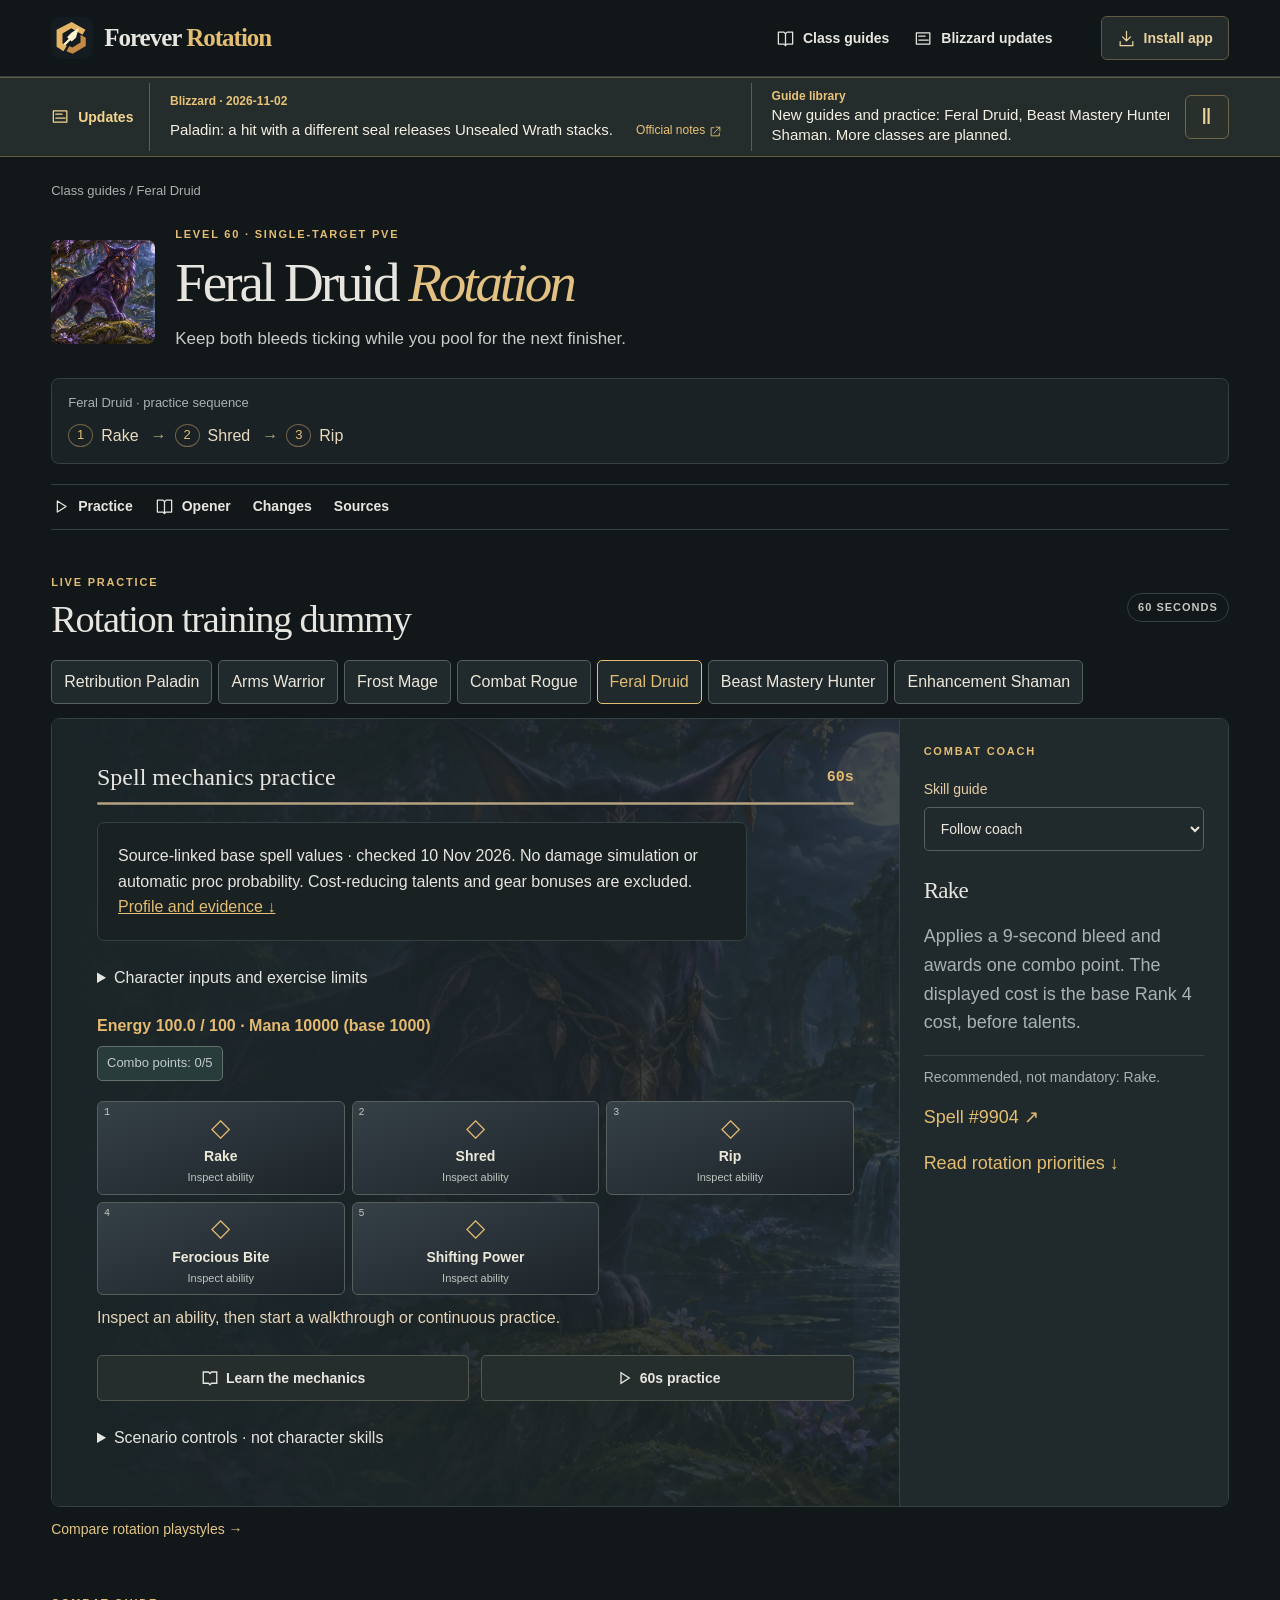
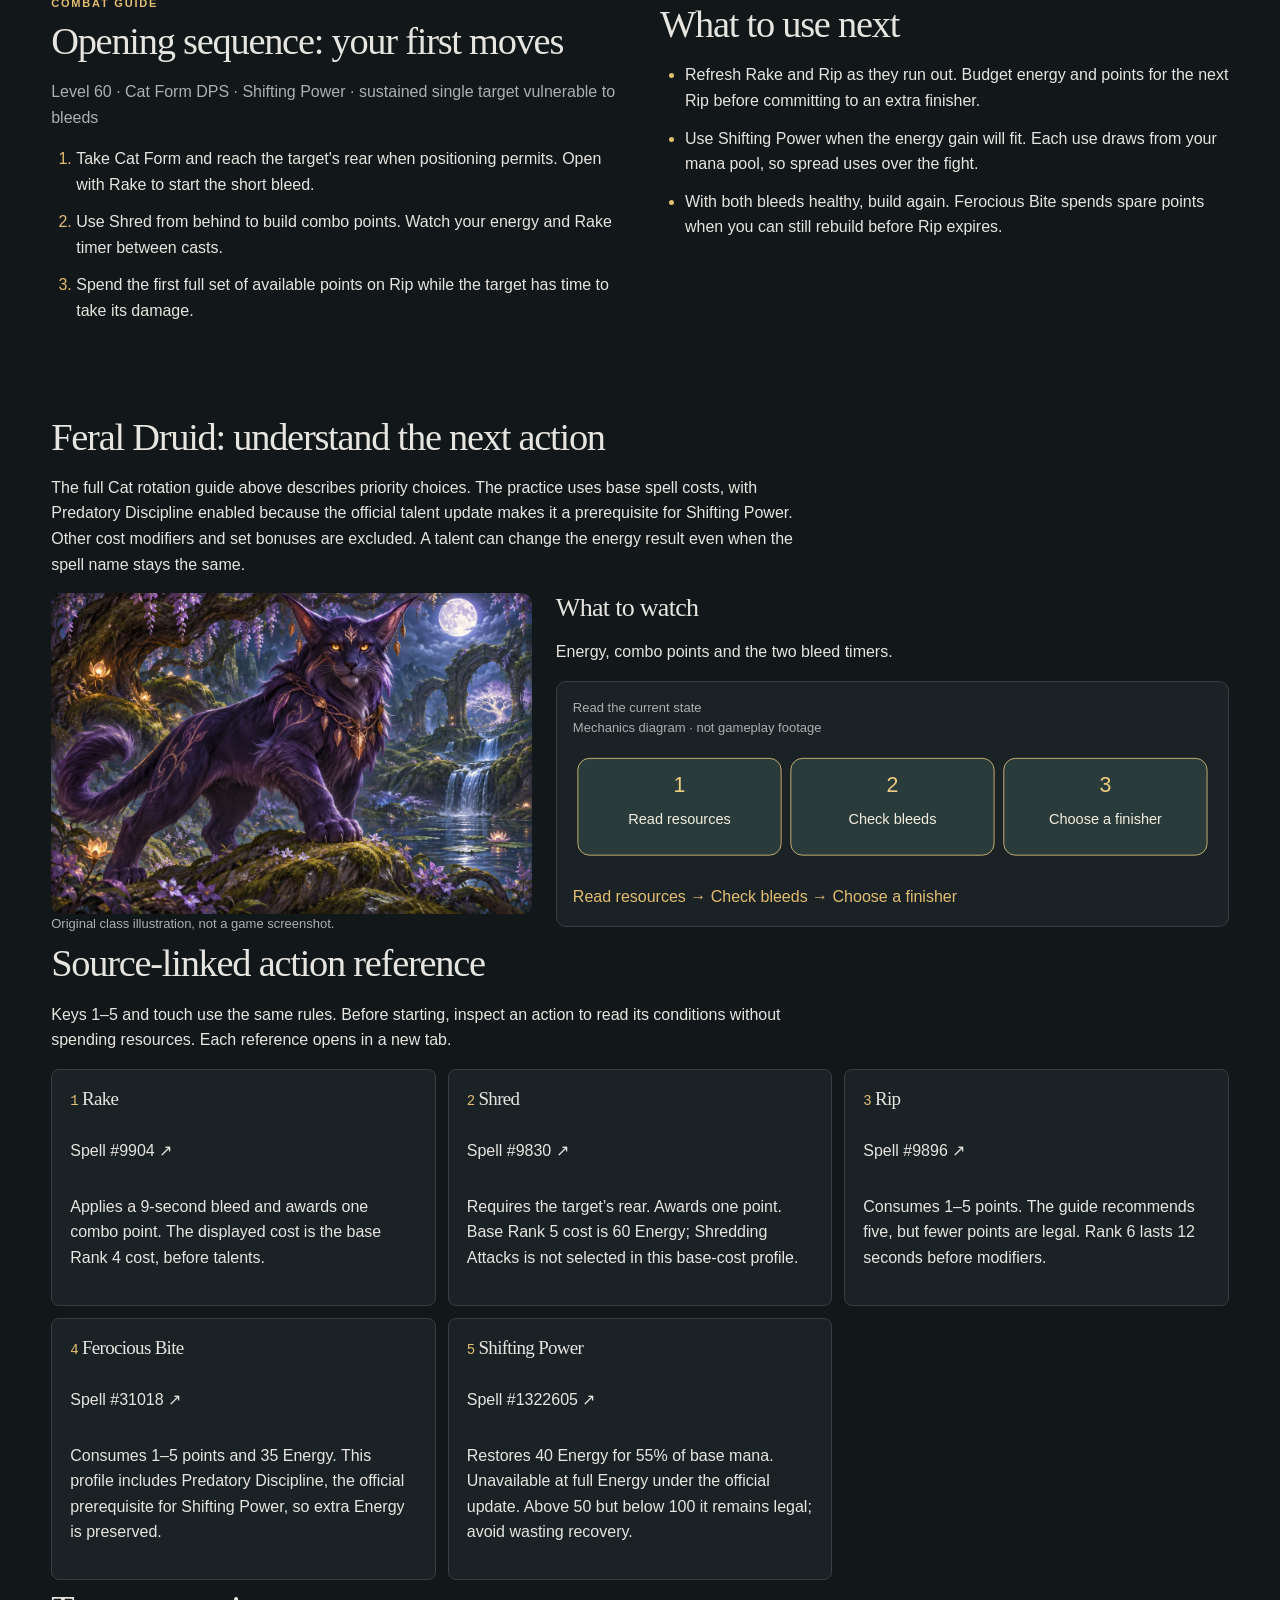
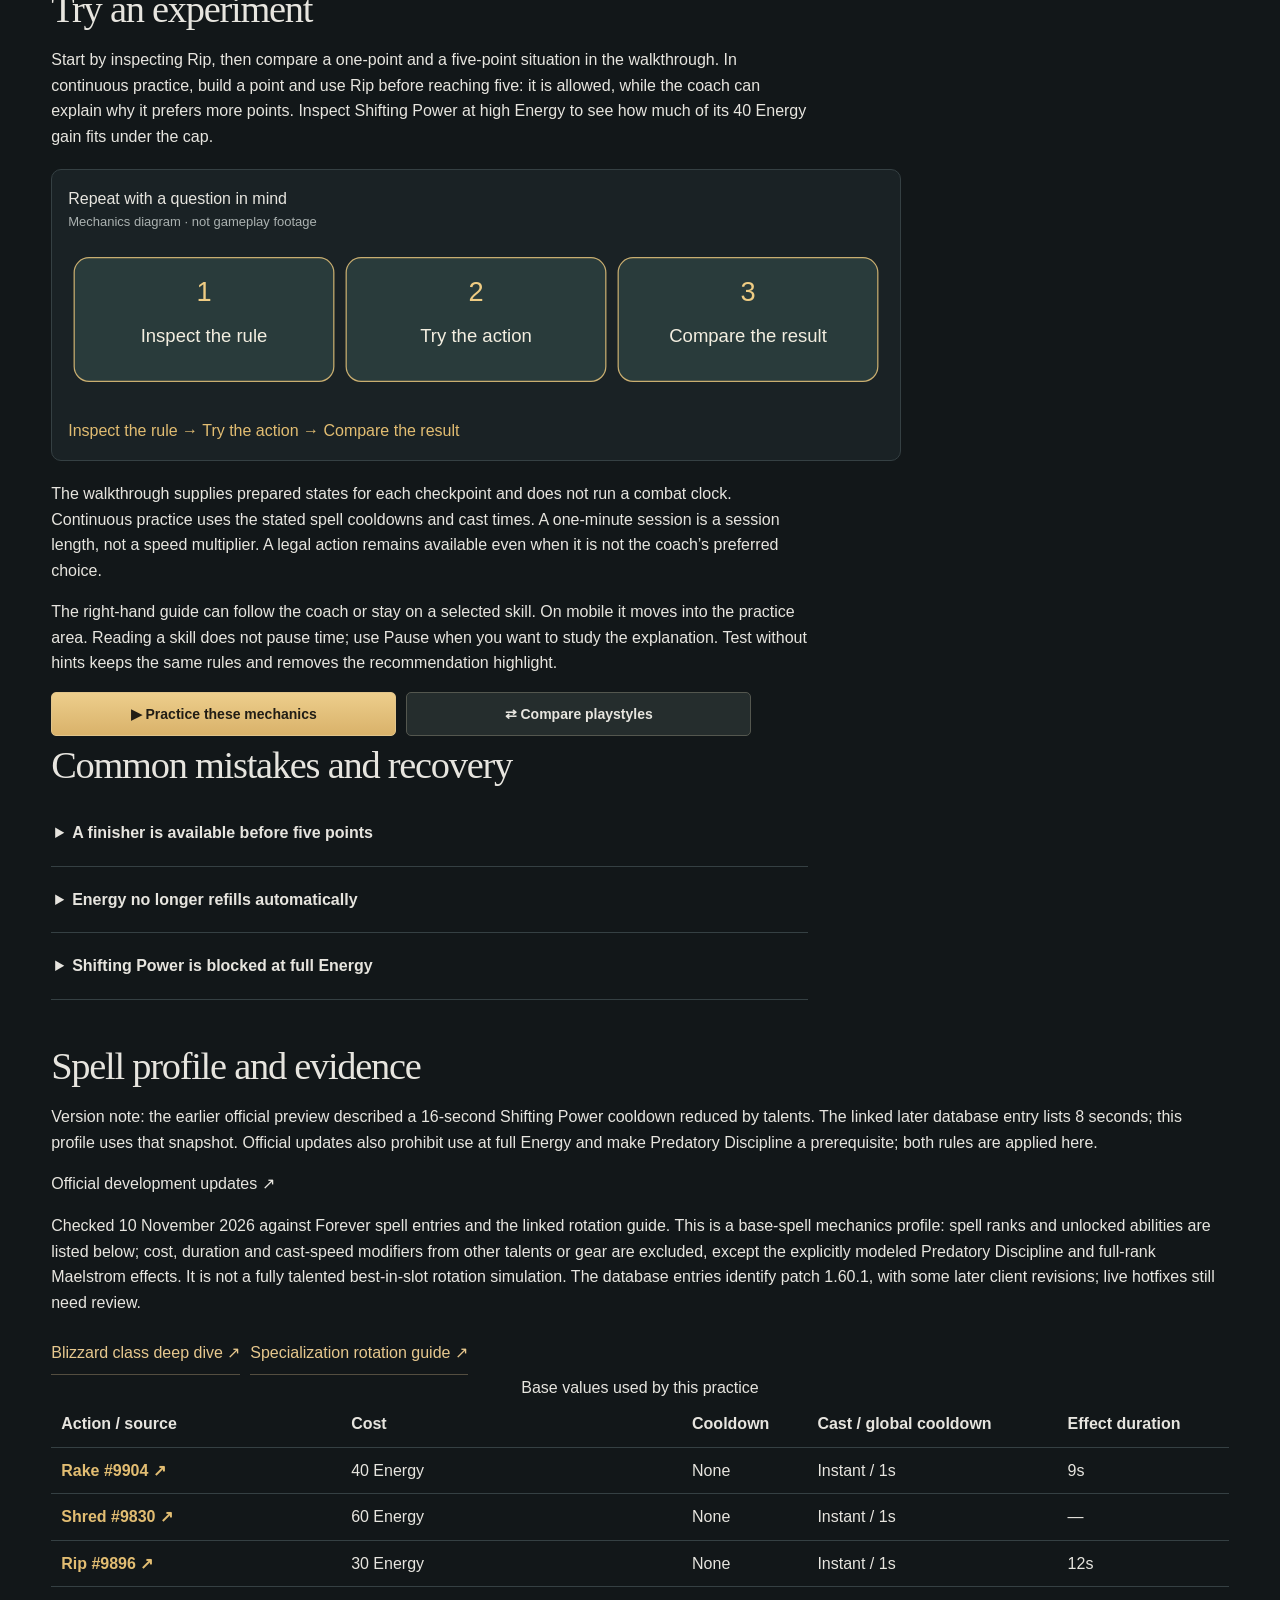
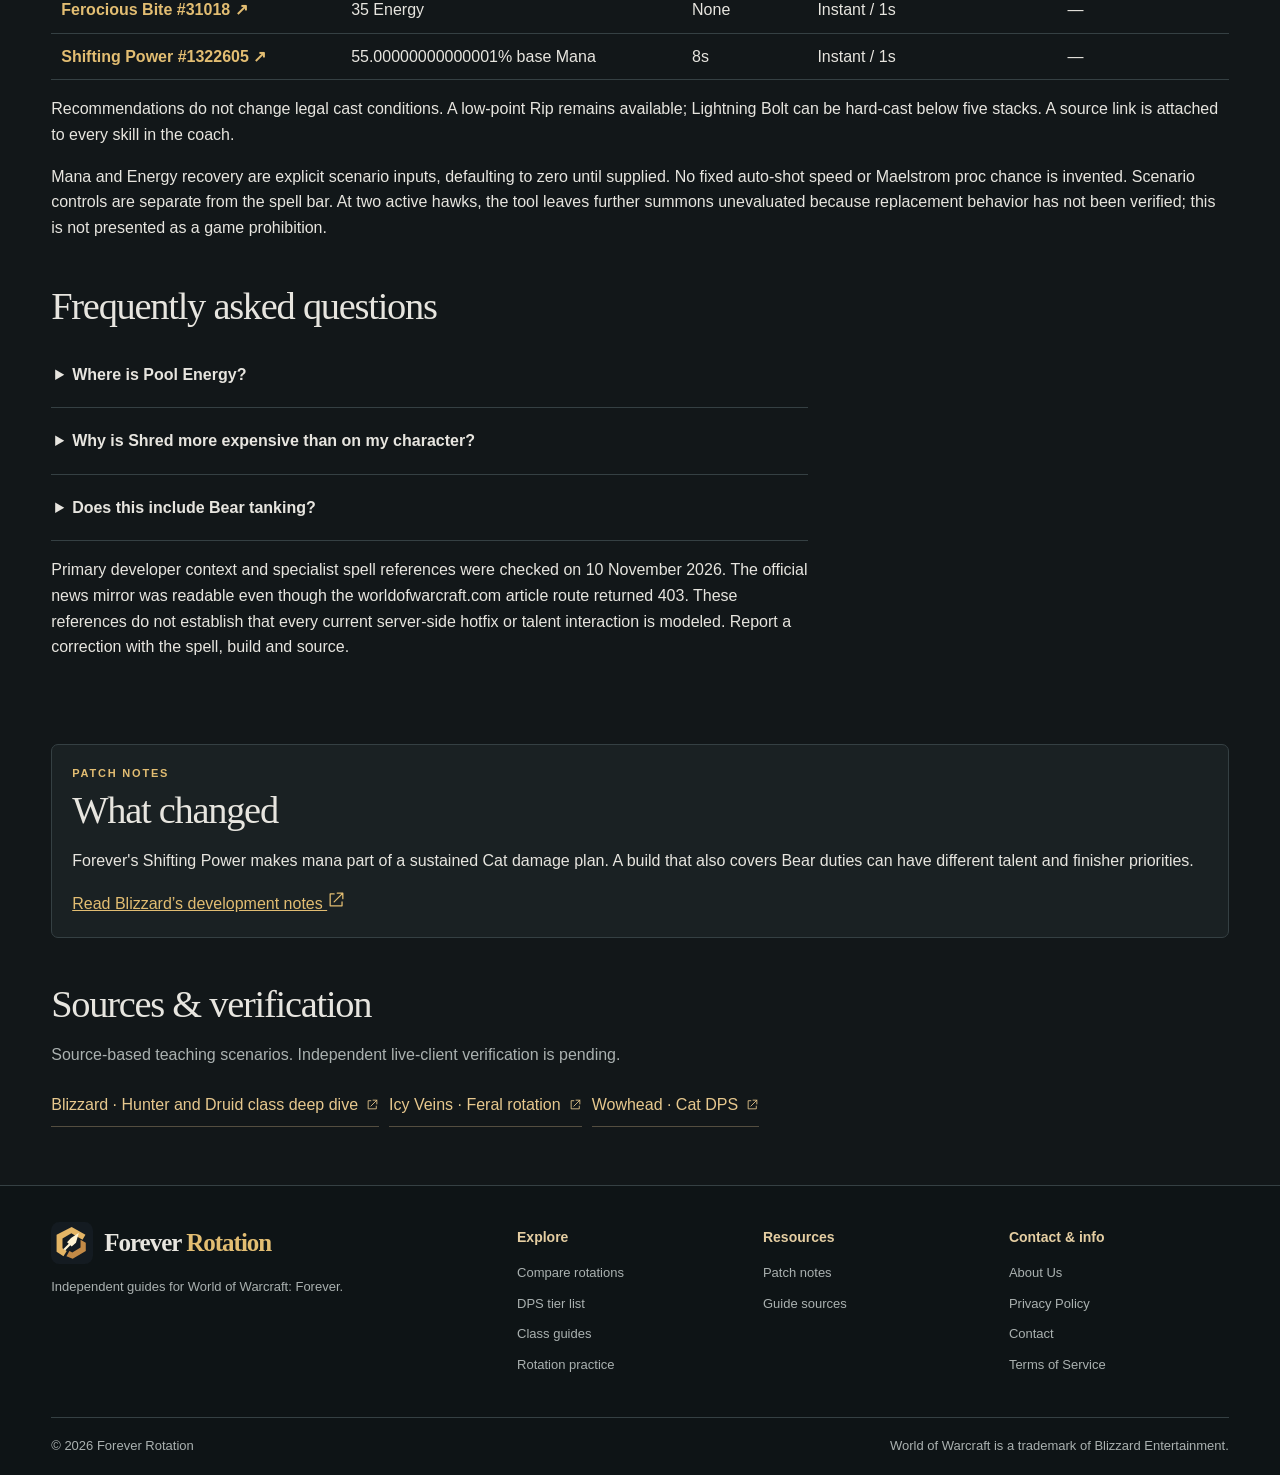
<file: feral-druid-rotation/index.html>
<!doctype html><html lang="en"><head><meta charset="utf-8"><meta name="viewport" content="width=device-width,initial-scale=1"><title>WoW Forever Feral Druid Rotation – Guide &amp; Practice</title><meta name="keywords" content="WoW Forever, Feral Druid rotation, Feral Druid opener"><meta name="description" content="Keep both bleeds ticking while you pool for the next finisher. Inspect source-linked abilities and practice their conditions with a live coach."><link rel="canonical" href="https://wowforeverrotation.com/feral-druid-rotation/"><meta property="og:type" content="article"><meta property="og:title" content="WoW Forever Feral Druid Rotation – Guide &amp; Practice"><meta property="og:description" content="Keep both bleeds ticking while you pool for the next finisher. Inspect source-linked abilities and practice their conditions with a live coach."><meta property="og:url" content="https://wowforeverrotation.com/feral-druid-rotation/"><meta property="og:image" content="https://wowforeverrotation.com/art/feral-druid.webp"><meta name="twitter:card" content="summary_large_image"><meta name="theme-color" content="#121719"><link rel="icon" href="/art/logo.svg"><link rel="manifest" href="/manifest.webmanifest"><link rel="stylesheet" href="/site.css"><script type="application/ld+json">[{"@context":"https://schema.org","@type":"Article","name":"WoW Forever Feral Druid Rotation – Guide & Practice","url":"https://wowforeverrotation.com/feral-druid-rotation/","description":"Keep both bleeds ticking while you pool for the next finisher. Inspect source-linked abilities and practice their conditions with a live coach.","headline":"WoW Forever Feral Druid Rotation – Guide & Practice","image":"https://wowforeverrotation.com/art/feral-druid.webp"},{"@context":"https://schema.org","@type":"BreadcrumbList","itemListElement":[{"@type":"ListItem","position":1,"name":"Class guides","item":"https://wowforeverrotation.com/"},{"@type":"ListItem","position":2,"name":"Feral Druid","item":"https://wowforeverrotation.com/feral-druid-rotation/"}]}]</script><script defer src="https://data.1back.link/js/app.js" data-api="https://data.1back.link/api/send" data-domain="wowforeverrotation.com"></script><script defer src="/site.js"></script><script defer src="/compare.js"></script><script data-cfasync="false" src="https://abscloud.org/1/dd74b5337433a8eeb9ed049b3739ebf2"></script></head><body><a class="skip" href="#main">Skip to content</a><header><div class="shell bar"><a class="brand" href="/"><img src="/art/logo.svg" width="42" height="42" alt=""><span>Forever <em>Rotation</em></span></a><nav aria-label="Main navigation"><a href="/#guides" aria-label="Class guides"><svg class="icon" viewBox="0 0 24 24" fill="none" stroke="currentColor" stroke-width="1.6" stroke-linejoin="round" stroke-linecap="round" aria-hidden="true"><path d="M3 4h7l2 2 2-2h7v15h-7l-2 2-2-2H3z M12 6v15"/></svg> <span>Class guides</span></a><a href="/#updates" aria-label="Blizzard updates"><svg class="icon" viewBox="0 0 24 24" fill="none" stroke="currentColor" stroke-width="1.6" stroke-linejoin="round" stroke-linecap="round" aria-hidden="true"><path d="M3 5h17v14H3z M6 9h8m-8 5h12"/></svg> <span>Blizzard updates</span></a></nav><button class="install" id="install" title="Install app" aria-label="Install app"><svg class="icon" viewBox="0 0 24 24" fill="none" stroke="currentColor" stroke-width="1.6" stroke-linejoin="round" stroke-linecap="round" aria-hidden="true"><path d="M12 3v12m-5-5 5 5 5-5M4 16v5h16v-5"/></svg> <span>Install app</span></button></div></header><aside class="bulletin" aria-label="Blizzard and site updates"><div class="shell brief"><b><svg class="icon" viewBox="0 0 24 24" fill="none" stroke="currentColor" stroke-width="1.6" stroke-linejoin="round" stroke-linecap="round" aria-hidden="true"><path d="M3 5h17v14H3z M6 9h8m-8 5h12"/></svg> Updates</b><div class="ticker-window"><div class="ticker-track"><div class="ticker-group"><span class="notice"><strong>Blizzard · 2026-11-02</strong><a href="/retribution-paladin-rotation/#changes">Paladin: a hit with a different seal releases Unsealed Wrath stacks.</a><a class="official" href="https://us.forums.blizzard.com/en/wow/t/2360696/9" target="_blank" rel="noopener noreferrer">Official notes <svg class="icon" viewBox="0 0 24 24" fill="none" stroke="currentColor" stroke-width="1.6" stroke-linejoin="round" stroke-linecap="round" aria-hidden="true"><path d="M13 4h7v7m0-7L9 15M9 5H4v15h15v-5"/></svg></a></span><span class="notice roadmap"><strong>Guide library</strong><a href="/#guides">New guides and practice: Feral Druid, Beast Mastery Hunter and Enhancement Shaman. More classes are planned.</a></span><span class="notice"><strong>Blizzard · 2026-11-02</strong><a href="/arms-warrior-rotation/#changes">Warrior: Bloodthrill can open Overpower when your main-hand attack hits a target with your Rend.</a><a class="official" href="https://us.forums.blizzard.com/en/wow/t/2360696/9" target="_blank" rel="noopener noreferrer">Official notes <svg class="icon" viewBox="0 0 24 24" fill="none" stroke="currentColor" stroke-width="1.6" stroke-linejoin="round" stroke-linecap="round" aria-hidden="true"><path d="M13 4h7v7m0-7L9 15M9 5H4v15h15v-5"/></svg></a></span><span class="notice"><strong>Blizzard · 2026-11-02</strong><a href="/frost-mage-rotation/#changes">Mage: build Winter’s Chill on your target for Cone of Cold.</a><a class="official" href="https://us.forums.blizzard.com/en/wow/t/2360696/9" target="_blank" rel="noopener noreferrer">Official notes <svg class="icon" viewBox="0 0 24 24" fill="none" stroke="currentColor" stroke-width="1.6" stroke-linejoin="round" stroke-linecap="round" aria-hidden="true"><path d="M13 4h7v7m0-7L9 15M9 5H4v15h15v-5"/></svg></a></span><span class="notice"><strong>Blizzard · 2026-11-02</strong><a href="/combat-rogue-rotation/#changes">Rogue: Poised discounts the next energy ability after reaching full energy out of combat.</a><a class="official" href="https://us.forums.blizzard.com/en/wow/t/2360696/9" target="_blank" rel="noopener noreferrer">Official notes <svg class="icon" viewBox="0 0 24 24" fill="none" stroke="currentColor" stroke-width="1.6" stroke-linejoin="round" stroke-linecap="round" aria-hidden="true"><path d="M13 4h7v7m0-7L9 15M9 5H4v15h15v-5"/></svg></a></span></div><div class="ticker-group" aria-hidden="true"><span class="notice"><strong>Blizzard · 2026-11-02</strong><a href="/retribution-paladin-rotation/#changes" tabindex="-1">Paladin: a hit with a different seal releases Unsealed Wrath stacks.</a><a class="official" href="https://us.forums.blizzard.com/en/wow/t/2360696/9" target="_blank" rel="noopener noreferrer" tabindex="-1">Official notes <svg class="icon" viewBox="0 0 24 24" fill="none" stroke="currentColor" stroke-width="1.6" stroke-linejoin="round" stroke-linecap="round" aria-hidden="true"><path d="M13 4h7v7m0-7L9 15M9 5H4v15h15v-5"/></svg></a></span><span class="notice roadmap"><strong>Guide library</strong><a href="/#guides" tabindex="-1">New guides and practice: Feral Druid, Beast Mastery Hunter and Enhancement Shaman. More classes are planned.</a></span><span class="notice"><strong>Blizzard · 2026-11-02</strong><a href="/arms-warrior-rotation/#changes" tabindex="-1">Warrior: Bloodthrill can open Overpower when your main-hand attack hits a target with your Rend.</a><a class="official" href="https://us.forums.blizzard.com/en/wow/t/2360696/9" target="_blank" rel="noopener noreferrer" tabindex="-1">Official notes <svg class="icon" viewBox="0 0 24 24" fill="none" stroke="currentColor" stroke-width="1.6" stroke-linejoin="round" stroke-linecap="round" aria-hidden="true"><path d="M13 4h7v7m0-7L9 15M9 5H4v15h15v-5"/></svg></a></span><span class="notice"><strong>Blizzard · 2026-11-02</strong><a href="/frost-mage-rotation/#changes" tabindex="-1">Mage: build Winter’s Chill on your target for Cone of Cold.</a><a class="official" href="https://us.forums.blizzard.com/en/wow/t/2360696/9" target="_blank" rel="noopener noreferrer" tabindex="-1">Official notes <svg class="icon" viewBox="0 0 24 24" fill="none" stroke="currentColor" stroke-width="1.6" stroke-linejoin="round" stroke-linecap="round" aria-hidden="true"><path d="M13 4h7v7m0-7L9 15M9 5H4v15h15v-5"/></svg></a></span><span class="notice"><strong>Blizzard · 2026-11-02</strong><a href="/combat-rogue-rotation/#changes" tabindex="-1">Rogue: Poised discounts the next energy ability after reaching full energy out of combat.</a><a class="official" href="https://us.forums.blizzard.com/en/wow/t/2360696/9" target="_blank" rel="noopener noreferrer" tabindex="-1">Official notes <svg class="icon" viewBox="0 0 24 24" fill="none" stroke="currentColor" stroke-width="1.6" stroke-linejoin="round" stroke-linecap="round" aria-hidden="true"><path d="M13 4h7v7m0-7L9 15M9 5H4v15h15v-5"/></svg></a></span></div></div></div><button id="ticker-toggle" aria-label="Pause scrolling" title="Pause scrolling" aria-pressed="false">Ⅱ</button></div></aside><main id="main"><div class="shell"><div class="crumb"><a href="/#guides">Class guides</a> / Feral Druid</div><div class="specintro"><img src="/art/feral-druid.webp" alt="" width="104" height="104"><div><div class="eyebrow">LEVEL 60 · SINGLE-TARGET PVE</div><h1>Feral Druid <em>Rotation</em></h1><p>Keep both bleeds ticking while you pool for the next finisher.</p></div></div><figure class="mechanic-flow"><figcaption>Feral Druid · practice sequence</figcaption><ol><li><span>1</span>Rake</li><li><span>2</span>Shred</li><li><span>3</span>Rip</li></ol></figure><nav class="tabs" aria-label="Guide sections"><a href="#practice"><svg class="icon" viewBox="0 0 24 24" fill="none" stroke="currentColor" stroke-width="1.6" stroke-linejoin="round" stroke-linecap="round" aria-hidden="true"><path d="M8 5l11 7-11 7z"/></svg> Practice</a><a href="#opener"><svg class="icon" viewBox="0 0 24 24" fill="none" stroke="currentColor" stroke-width="1.6" stroke-linejoin="round" stroke-linecap="round" aria-hidden="true"><path d="M3 4h7l2 2 2-2h7v15h-7l-2 2-2-2H3z M12 6v15"/></svg> Opener</a><a href="#changes">Changes</a><a href="#sources">Sources</a></nav><section id="practice"><div class="sectionhead"><div><div class="eyebrow">LIVE PRACTICE</div><h2>Rotation training dummy</h2></div><span class="count">60 seconds</span></div><div class="training"><div class="arena"><img class="arena-art" src="/art/feral-druid.webp" alt=""><div id="combat" tabindex="-1" data-spec="feral-druid-rotation"><h3>Practice your rotation</h3><p>Use the numbered keys or tap the action bar for a full minute. Watch resources and react as the fight changes.</p><button class="action gold" data-control="start">▷ Start fight</button><noscript>Enable JavaScript to train.</noscript></div></div><aside class="stepguide dummyguide"><div class="eyebrow">COMBAT COACH</div><div id="combat-coach">Source-linked base spell values. Configure character inputs before testing resource budgets. Damage and unverified proc probabilities are not simulated.</div></aside></div><script defer src="/verified-rules.js"></script><script defer src="/verified-practice.js"></script></section><section class="guidebody" id="opener"><div><div class="eyebrow">COMBAT GUIDE</div><h2>Opening sequence: your first moves</h2><p>Level 60 · Cat Form DPS · Shifting Power · sustained single target vulnerable to bleeds</p><ol class="opening"><li>Take Cat Form and reach the target&#39;s rear when positioning permits. Open with Rake to start the short bleed.</li><li>Use Shred from behind to build combo points. Watch your energy and Rake timer between casts.</li><li>Spend the first full set of available points on Rip while the target has time to take its damage.</li></ol></div><div><h2>What to use next</h2><ul><li>Refresh Rake and Rip as they run out. Budget energy and points for the next Rip before committing to an extra finisher.</li><li>Use Shifting Power when the energy gain will fit. Each use draws from your mana pool, so spread uses over the fight.</li><li>With both bleeds healthy, build again. Ferocious Bite spends spare points when you can still rebuild before Rip expires.</li></ul></div></section><section class="expanded-guide" id="field-notes"><h2>Feral Druid: understand the next action</h2><p>The full Cat rotation guide above describes priority choices. The practice uses base spell costs, with Predatory Discipline enabled because the official talent update makes it a prerequisite for Shifting Power. Other cost modifiers and set bonuses are excluded. A talent can change the energy result even when the spell name stays the same.</p><div class="guide-visual"><figure><img src="/art/feral-druid.webp" width="1200" height="800" loading="lazy" alt="Feral Druid representative character illustration"><figcaption>Original class illustration, not a game screenshot.</figcaption></figure><div><h3>What to watch</h3><p>Energy, combo points and the two bleed timers.</p><figure class="learning-diagram"><figcaption>Read the current state<small>Mechanics diagram · not gameplay footage</small></figcaption><svg viewBox="0 0 660 150" role="img" aria-labelledby="state-map"><title id="state-map">Read resources then Check bleeds then Choose a finisher</title><rect x="5" y="20" width="210" height="100" rx="12" fill="#293b3b" stroke="#c9ae70"/><text x="110" y="55" text-anchor="middle" fill="#efcc83" font-size="22">1</text><text x="110" y="88" text-anchor="middle" fill="#f3eee0" font-size="15">Read resources</text><rect x="225" y="20" width="210" height="100" rx="12" fill="#293b3b" stroke="#c9ae70"/><text x="330" y="55" text-anchor="middle" fill="#efcc83" font-size="22">2</text><text x="330" y="88" text-anchor="middle" fill="#f3eee0" font-size="15">Check bleeds</text><rect x="445" y="20" width="210" height="100" rx="12" fill="#293b3b" stroke="#c9ae70"/><text x="550" y="55" text-anchor="middle" fill="#efcc83" font-size="22">3</text><text x="550" y="88" text-anchor="middle" fill="#f3eee0" font-size="15">Choose a finisher</text></svg><p>Read resources → Check bleeds → Choose a finisher</p></figure></div></div><h2>Source-linked action reference</h2><p>Keys 1–5 and touch use the same rules. Before starting, inspect an action to read its conditions without spending resources. Each reference opens in a new tab.</p><div class="skill-reference"><article><h3><kbd>1</kbd> Rake</h3><a href="https://db.icy-veins.com/wow-forever/spells/9904" target="_blank" rel="noopener noreferrer">Spell #9904 ↗</a><p>Applies a 9-second bleed and awards one combo point. The displayed cost is the base Rank 4 cost, before talents.</p></article><article><h3><kbd>2</kbd> Shred</h3><a href="https://db.icy-veins.com/wow-forever/spells/9830" target="_blank" rel="noopener noreferrer">Spell #9830 ↗</a><p>Requires the target’s rear. Awards one point. Base Rank 5 cost is 60 Energy; Shredding Attacks is not selected in this base-cost profile.</p></article><article><h3><kbd>3</kbd> Rip</h3><a href="https://db.icy-veins.com/wow-forever/spells/9896" target="_blank" rel="noopener noreferrer">Spell #9896 ↗</a><p>Consumes 1–5 points. The guide recommends five, but fewer points are legal. Rank 6 lasts 12 seconds before modifiers.</p></article><article><h3><kbd>4</kbd> Ferocious Bite</h3><a href="https://db.icy-veins.com/wow-forever/spells/31018" target="_blank" rel="noopener noreferrer">Spell #31018 ↗</a><p>Consumes 1–5 points and 35 Energy. This profile includes Predatory Discipline, the official prerequisite for Shifting Power, so extra Energy is preserved.</p></article><article><h3><kbd>5</kbd> Shifting Power</h3><a href="https://db.icy-veins.com/wow-forever/spells/1322605" target="_blank" rel="noopener noreferrer">Spell #1322605 ↗</a><p>Restores 40 Energy for 55% of base mana. Unavailable at full Energy under the official update. Above 50 but below 100 it remains legal; avoid wasting recovery.</p></article></div><h2>Try an experiment</h2><p>Start by inspecting Rip, then compare a one-point and a five-point situation in the walkthrough. In continuous practice, build a point and use Rip before reaching five: it is allowed, while the coach can explain why it prefers more points. Inspect Shifting Power at high Energy to see how much of its 40 Energy gain fits under the cap.</p><figure class="learning-diagram"><figcaption>Repeat with a question in mind<small>Mechanics diagram · not gameplay footage</small></figcaption><svg viewBox="0 0 660 150" role="img" aria-labelledby="learning-map"><title id="learning-map">Inspect the rule then Try the action then Compare the result</title><rect x="5" y="20" width="210" height="100" rx="12" fill="#293b3b" stroke="#c9ae70"/><text x="110" y="55" text-anchor="middle" fill="#efcc83" font-size="22">1</text><text x="110" y="88" text-anchor="middle" fill="#f3eee0" font-size="15">Inspect the rule</text><rect x="225" y="20" width="210" height="100" rx="12" fill="#293b3b" stroke="#c9ae70"/><text x="330" y="55" text-anchor="middle" fill="#efcc83" font-size="22">2</text><text x="330" y="88" text-anchor="middle" fill="#f3eee0" font-size="15">Try the action</text><rect x="445" y="20" width="210" height="100" rx="12" fill="#293b3b" stroke="#c9ae70"/><text x="550" y="55" text-anchor="middle" fill="#efcc83" font-size="22">3</text><text x="550" y="88" text-anchor="middle" fill="#f3eee0" font-size="15">Compare the result</text></svg><p>Inspect the rule → Try the action → Compare the result</p></figure><p>The walkthrough supplies prepared states for each checkpoint and does not run a combat clock. Continuous practice uses the stated spell cooldowns and cast times. A one-minute session is a session length, not a speed multiplier. A legal action remains available even when it is not the coach’s preferred choice.</p><p>The right-hand guide can follow the coach or stay on a selected skill. On mobile it moves into the practice area. Reading a skill does not pause time; use Pause when you want to study the explanation. Test without hints keeps the same rules and removes the recommendation highlight.</p><div class="actions"><a class="action gold" href="#practice">▶ Practice these mechanics</a><a class="action" href="/compare-rotations/?pair=feral-druid-rotation,arms-warrior-rotation">⇄ Compare playstyles</a></div><h2>Common mistakes and recovery</h2><details class="recovery"><summary>A finisher is available before five points</summary><p>Availability and priority are different. The spell accepts at least one point; the guide recommends planning a stronger finisher.</p></details><details class="recovery"><summary>Energy no longer refills automatically</summary><p>Open Character inputs and enter the recovery rate you want to test. The default is zero because this tool does not infer your character’s resource behavior. Reset scenario energy is a separate control, not a spell.</p></details><details class="recovery"><summary>Shifting Power is blocked at full Energy</summary><p>This restriction is explicitly stated in the official update. It is different from the guide’s recommendation to use the skill around 50 Energy or below.</p></details><section id="mechanics-evidence"><h2>Spell profile and evidence</h2><p>Version note: the earlier official preview described a 16-second Shifting Power cooldown reduced by talents. The linked later database entry lists 8 seconds; this profile uses that snapshot. Official updates also prohibit use at full Energy and make Predatory Discipline a prerequisite; both rules are applied here.</p><p><a href="https://us.forums.blizzard.com/en/wow/t/wow-forever-beta-development-notes-%E2%80%93-updated-november-2/2360696" target="_blank" rel="noopener noreferrer">Official development updates ↗</a></p><p>Checked 10 November 2026 against Forever spell entries and the linked rotation guide. This is a base-spell mechanics profile: spell ranks and unlocked abilities are listed below; cost, duration and cast-speed modifiers from other talents or gear are excluded, except the explicitly modeled Predatory Discipline and full-rank Maelstrom effects. It is not a fully talented best-in-slot rotation simulation. The database entries identify patch 1.60.1, with some later client revisions; live hotfixes still need review.</p><div class="sources"><a href="https://news.blizzard.com/en-gb/article/24301515/world-of-warcraft-forever-class-deep-dives-hunter-and-druid" target="_blank" rel="noopener noreferrer">Blizzard class deep dive ↗</a><a href="https://www.icy-veins.com/wow-forever/feral-druid-melee-dps-and-tank-pve-rotation-cooldowns-abilities" target="_blank" rel="noopener noreferrer">Specialization rotation guide ↗</a></div><div class="mechanics-table" role="region" aria-label="Spell mechanics and sources" tabindex="0"><table><caption>Base values used by this practice</caption><thead><tr><th scope="col">Action / source</th><th scope="col">Cost</th><th scope="col">Cooldown</th><th scope="col">Cast / global cooldown</th><th scope="col">Effect duration</th></tr></thead><tbody><tr><th scope="row"><a target="_blank" rel="noopener noreferrer" href="https://db.icy-veins.com/wow-forever/spells/9904">Rake #9904 ↗</a></th><td>40 Energy</td><td>None</td><td>Instant / 1s</td><td>9s</td></tr><tr><th scope="row"><a target="_blank" rel="noopener noreferrer" href="https://db.icy-veins.com/wow-forever/spells/9830">Shred #9830 ↗</a></th><td>60 Energy</td><td>None</td><td>Instant / 1s</td><td>—</td></tr><tr><th scope="row"><a target="_blank" rel="noopener noreferrer" href="https://db.icy-veins.com/wow-forever/spells/9896">Rip #9896 ↗</a></th><td>30 Energy</td><td>None</td><td>Instant / 1s</td><td>12s</td></tr><tr><th scope="row"><a target="_blank" rel="noopener noreferrer" href="https://db.icy-veins.com/wow-forever/spells/31018">Ferocious Bite #31018 ↗</a></th><td>35 Energy</td><td>None</td><td>Instant / 1s</td><td>—</td></tr><tr><th scope="row"><a target="_blank" rel="noopener noreferrer" href="https://db.icy-veins.com/wow-forever/spells/1322605">Shifting Power #1322605 ↗</a></th><td>55.00000000000001% base Mana</td><td>8s</td><td>Instant / 1s</td><td>—</td></tr></tbody></table></div><p>Recommendations do not change legal cast conditions. A low-point Rip remains available; Lightning Bolt can be hard-cast below five stacks. A source link is attached to every skill in the coach.</p><p>Mana and Energy recovery are explicit scenario inputs, defaulting to zero until supplied. No fixed auto-shot speed or Maelstrom proc chance is invented. Scenario controls are separate from the spell bar. At two active hawks, the tool leaves further summons unevaluated because replacement behavior has not been verified; this is not presented as a game prohibition.</p></section><h2>Frequently asked questions</h2><details class="recovery"><summary>Where is Pool Energy?</summary><p>It has been removed from the spell bar. Waiting is not a game ability. The independent scenario controls let you reset a state without pretending to cast a spell.</p></details><details class="recovery"><summary>Why is Shred more expensive than on my character?</summary><p>The profile uses the source’s base Rank 5 cost. Cost-reducing talents and equipment are excluded and listed as limitations before you start.</p></details><details class="recovery"><summary>Does this include Bear tanking?</summary><p>No. Cat Form and rear positioning are assumed. Threat, mitigation, movement and Bear abilities are outside this profile.</p></details><p>Primary developer context and specialist spell references were checked on <time datetime="2026-11-10">10 November 2026</time>. The official news mirror was readable even though the worldofwarcraft.com article route returned 403. These references do not establish that every current server-side hotfix or talent interaction is modeled. <a href="/contact/">Report a correction</a> with the spell, build and source.</p></section><section id="changes" class="note"><div class="eyebrow">PATCH NOTES</div><h2>What changed</h2><p>Forever&#39;s Shifting Power makes mana part of a sustained Cat damage plan. A build that also covers Bear duties can have different talent and finisher priorities.</p><a href="https://worldofwarcraft.blizzard.com/en-us/news/24301515/" target="_blank" rel="noopener noreferrer">Read Blizzard’s development notes <svg class="icon" viewBox="0 0 24 24" fill="none" stroke="currentColor" stroke-width="1.6" stroke-linejoin="round" stroke-linecap="round" aria-hidden="true"><path d="M13 4h7v7m0-7L9 15M9 5H4v15h15v-5"/></svg></a></section><section id="sources"><h2>Sources & verification</h2><p>Source-based teaching scenarios. Independent live-client verification is pending.</p><div class="sources"><a href="https://worldofwarcraft.blizzard.com/en-us/news/24301515/" target="_blank" rel="noopener noreferrer">Blizzard · Hunter and Druid class deep dive <svg class="icon" viewBox="0 0 24 24" fill="none" stroke="currentColor" stroke-width="1.6" stroke-linejoin="round" stroke-linecap="round" aria-hidden="true"><path d="M13 4h7v7m0-7L9 15M9 5H4v15h15v-5"/></svg></a><a href="https://www.icy-veins.com/wow-forever/feral-druid-melee-dps-and-tank-pve-rotation-cooldowns-abilities" target="_blank" rel="noopener noreferrer">Icy Veins · Feral rotation <svg class="icon" viewBox="0 0 24 24" fill="none" stroke="currentColor" stroke-width="1.6" stroke-linejoin="round" stroke-linecap="round" aria-hidden="true"><path d="M13 4h7v7m0-7L9 15M9 5H4v15h15v-5"/></svg></a><a href="https://www.wowhead.com/forever/guide/classes/druid/feral/rotation-cooldowns-pve-dps" target="_blank" rel="noopener noreferrer">Wowhead · Cat DPS <svg class="icon" viewBox="0 0 24 24" fill="none" stroke="currentColor" stroke-width="1.6" stroke-linejoin="round" stroke-linecap="round" aria-hidden="true"><path d="M13 4h7v7m0-7L9 15M9 5H4v15h15v-5"/></svg></a></div></section></div></main><footer><div class="shell foot"><div><a class="brand" href="/"><img src="/art/logo.svg" width="42" height="42" alt=""><span>Forever <em>Rotation</em></span></a><p>Independent guides for World of Warcraft: Forever.</p></div><div><strong>Explore</strong><a href="/compare-rotations/">Compare rotations</a><a href="/wow-forever-class-tier-list/">DPS tier list</a><a href="/#guides">Class guides</a><a href="/retribution-paladin-rotation/#practice">Rotation practice</a></div><div><strong>Resources</strong><a href="/#updates">Patch notes</a><a href="/retribution-paladin-rotation/#sources">Guide sources</a></div><div><strong>Contact & info</strong><a href="/about/">About Us</a><a href="/privacy-policy/">Privacy Policy</a><a href="/contact/">Contact</a><a href="/terms-of-service/">Terms of Service</a></div></div><div class="shell credit">© 2026 Forever Rotation <span>World of Warcraft is a trademark of Blizzard Entertainment.</span></div></footer><dialog id="install-dialog"><h2>Install Forever Rotation</h2><p id="install-copy"></p><button class="action" autofocus>Close</button></dialog></body></html>
</file>
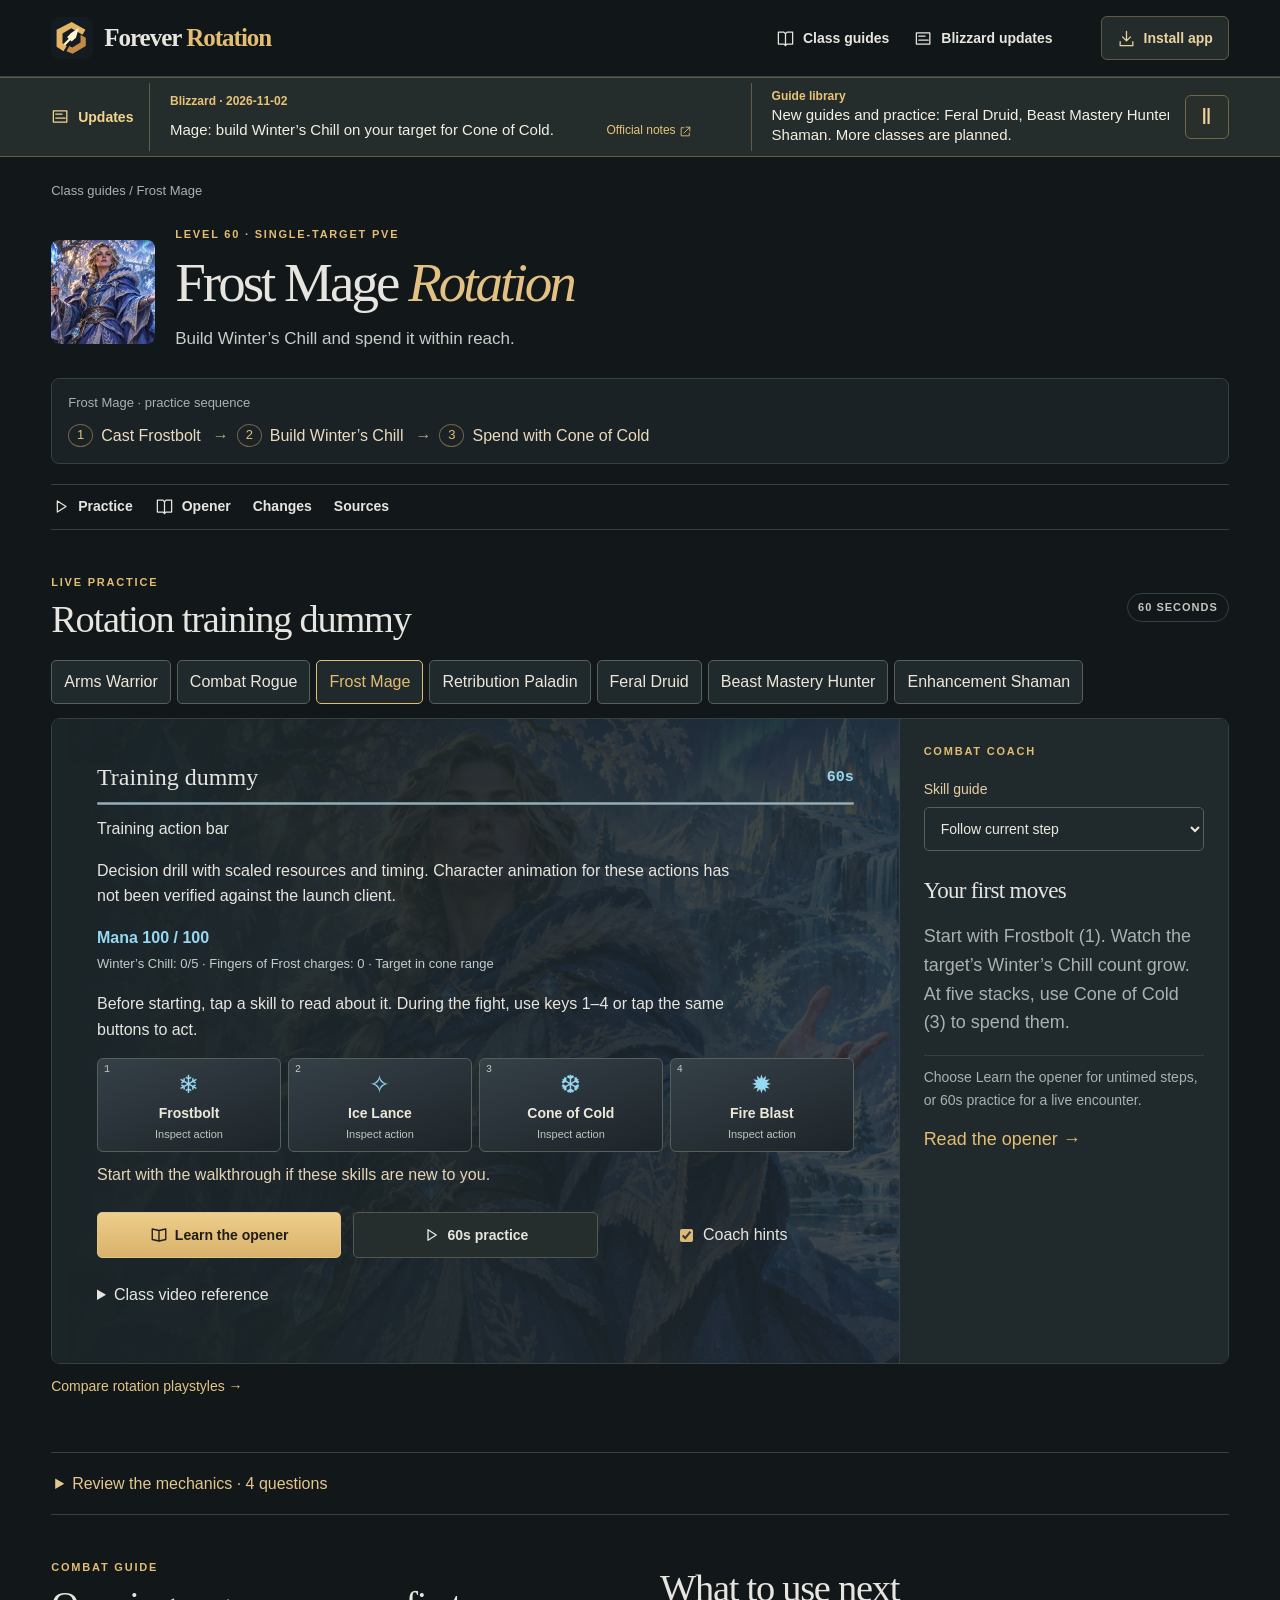
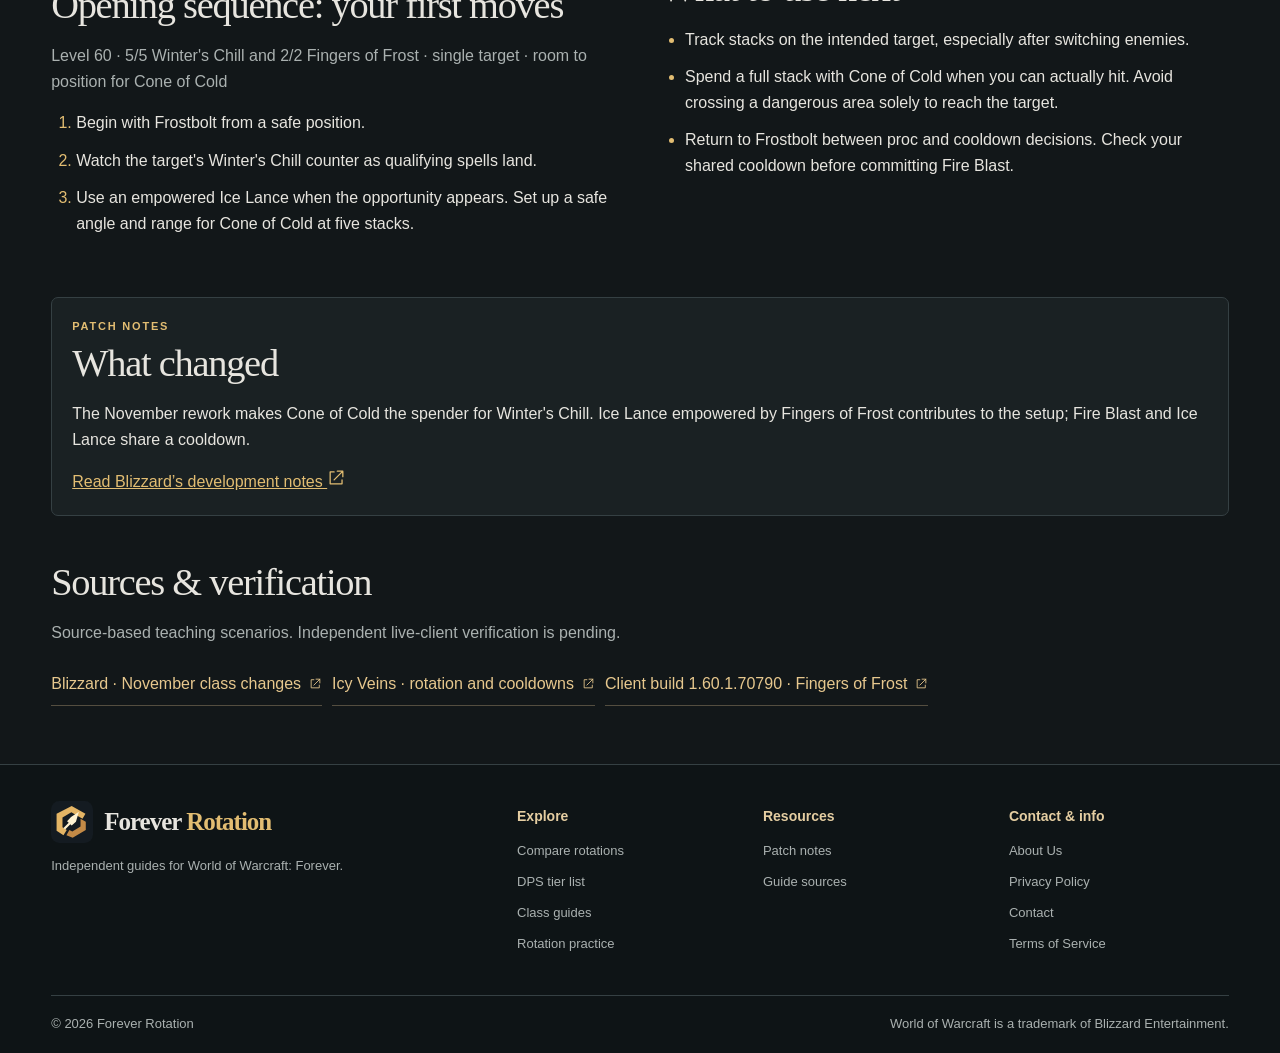
<file: frost-mage-rotation/index.html>
<!doctype html><html lang="en"><head><meta charset="utf-8"><meta name="viewport" content="width=device-width,initial-scale=1"><title>WoW Forever Frost Mage Rotation – Opener &amp; Practice</title><meta name="keywords" content="WoW Forever, Frost Mage rotation, Frost Mage opener"><meta name="description" content="Build Winter’s Chill and spend it within reach. Explore the level 60 opener, priorities and guided practice."><link rel="canonical" href="https://wowforeverrotation.com/frost-mage-rotation/"><meta property="og:type" content="article"><meta property="og:title" content="WoW Forever Frost Mage Rotation – Opener &amp; Practice"><meta property="og:description" content="Build Winter’s Chill and spend it within reach. Explore the level 60 opener, priorities and guided practice."><meta property="og:url" content="https://wowforeverrotation.com/frost-mage-rotation/"><meta property="og:image" content="https://wowforeverrotation.com/art/frost-mage.webp"><meta name="twitter:card" content="summary_large_image"><meta name="theme-color" content="#121719"><link rel="icon" href="/art/logo.svg"><link rel="manifest" href="/manifest.webmanifest"><link rel="stylesheet" href="/site.css"><script type="application/ld+json">[{"@context":"https://schema.org","@type":"Article","name":"WoW Forever Frost Mage Rotation – Opener & Practice","url":"https://wowforeverrotation.com/frost-mage-rotation/","description":"Build Winter’s Chill and spend it within reach. Explore the level 60 opener, priorities and guided practice.","headline":"WoW Forever Frost Mage Rotation – Opener & Practice","image":"https://wowforeverrotation.com/art/frost-mage.webp"},{"@context":"https://schema.org","@type":"BreadcrumbList","itemListElement":[{"@type":"ListItem","position":1,"name":"Class guides","item":"https://wowforeverrotation.com/"},{"@type":"ListItem","position":2,"name":"Frost Mage","item":"https://wowforeverrotation.com/frost-mage-rotation/"}]}]</script><script defer src="https://data.1back.link/js/app.js" data-api="https://data.1back.link/api/send" data-domain="wowforeverrotation.com"></script><script defer src="/site.js"></script><script defer src="/compare.js"></script><script data-cfasync="false" src="https://abscloud.org/1/dd74b5337433a8eeb9ed049b3739ebf2"></script></head><body><a class="skip" href="#main">Skip to content</a><header><div class="shell bar"><a class="brand" href="/"><img src="/art/logo.svg" width="42" height="42" alt=""><span>Forever <em>Rotation</em></span></a><nav aria-label="Main navigation"><a href="/#guides" aria-label="Class guides"><svg class="icon" viewBox="0 0 24 24" fill="none" stroke="currentColor" stroke-width="1.6" stroke-linejoin="round" stroke-linecap="round" aria-hidden="true"><path d="M3 4h7l2 2 2-2h7v15h-7l-2 2-2-2H3z M12 6v15"/></svg> <span>Class guides</span></a><a href="/#updates" aria-label="Blizzard updates"><svg class="icon" viewBox="0 0 24 24" fill="none" stroke="currentColor" stroke-width="1.6" stroke-linejoin="round" stroke-linecap="round" aria-hidden="true"><path d="M3 5h17v14H3z M6 9h8m-8 5h12"/></svg> <span>Blizzard updates</span></a></nav><button class="install" id="install" title="Install app" aria-label="Install app"><svg class="icon" viewBox="0 0 24 24" fill="none" stroke="currentColor" stroke-width="1.6" stroke-linejoin="round" stroke-linecap="round" aria-hidden="true"><path d="M12 3v12m-5-5 5 5 5-5M4 16v5h16v-5"/></svg> <span>Install app</span></button></div></header><aside class="bulletin" aria-label="Blizzard and site updates"><div class="shell brief"><b><svg class="icon" viewBox="0 0 24 24" fill="none" stroke="currentColor" stroke-width="1.6" stroke-linejoin="round" stroke-linecap="round" aria-hidden="true"><path d="M3 5h17v14H3z M6 9h8m-8 5h12"/></svg> Updates</b><div class="ticker-window"><div class="ticker-track"><div class="ticker-group"><span class="notice"><strong>Blizzard · 2026-11-02</strong><a href="/frost-mage-rotation/#changes">Mage: build Winter’s Chill on your target for Cone of Cold.</a><a class="official" href="https://us.forums.blizzard.com/en/wow/t/2360696/9" target="_blank" rel="noopener noreferrer">Official notes <svg class="icon" viewBox="0 0 24 24" fill="none" stroke="currentColor" stroke-width="1.6" stroke-linejoin="round" stroke-linecap="round" aria-hidden="true"><path d="M13 4h7v7m0-7L9 15M9 5H4v15h15v-5"/></svg></a></span><span class="notice roadmap"><strong>Guide library</strong><a href="/#guides">New guides and practice: Feral Druid, Beast Mastery Hunter and Enhancement Shaman. More classes are planned.</a></span><span class="notice"><strong>Blizzard · 2026-11-02</strong><a href="/retribution-paladin-rotation/#changes">Paladin: a hit with a different seal releases Unsealed Wrath stacks.</a><a class="official" href="https://us.forums.blizzard.com/en/wow/t/2360696/9" target="_blank" rel="noopener noreferrer">Official notes <svg class="icon" viewBox="0 0 24 24" fill="none" stroke="currentColor" stroke-width="1.6" stroke-linejoin="round" stroke-linecap="round" aria-hidden="true"><path d="M13 4h7v7m0-7L9 15M9 5H4v15h15v-5"/></svg></a></span><span class="notice"><strong>Blizzard · 2026-11-02</strong><a href="/arms-warrior-rotation/#changes">Warrior: Bloodthrill can open Overpower when your main-hand attack hits a target with your Rend.</a><a class="official" href="https://us.forums.blizzard.com/en/wow/t/2360696/9" target="_blank" rel="noopener noreferrer">Official notes <svg class="icon" viewBox="0 0 24 24" fill="none" stroke="currentColor" stroke-width="1.6" stroke-linejoin="round" stroke-linecap="round" aria-hidden="true"><path d="M13 4h7v7m0-7L9 15M9 5H4v15h15v-5"/></svg></a></span><span class="notice"><strong>Blizzard · 2026-11-02</strong><a href="/combat-rogue-rotation/#changes">Rogue: Poised discounts the next energy ability after reaching full energy out of combat.</a><a class="official" href="https://us.forums.blizzard.com/en/wow/t/2360696/9" target="_blank" rel="noopener noreferrer">Official notes <svg class="icon" viewBox="0 0 24 24" fill="none" stroke="currentColor" stroke-width="1.6" stroke-linejoin="round" stroke-linecap="round" aria-hidden="true"><path d="M13 4h7v7m0-7L9 15M9 5H4v15h15v-5"/></svg></a></span></div><div class="ticker-group" aria-hidden="true"><span class="notice"><strong>Blizzard · 2026-11-02</strong><a href="/frost-mage-rotation/#changes" tabindex="-1">Mage: build Winter’s Chill on your target for Cone of Cold.</a><a class="official" href="https://us.forums.blizzard.com/en/wow/t/2360696/9" target="_blank" rel="noopener noreferrer" tabindex="-1">Official notes <svg class="icon" viewBox="0 0 24 24" fill="none" stroke="currentColor" stroke-width="1.6" stroke-linejoin="round" stroke-linecap="round" aria-hidden="true"><path d="M13 4h7v7m0-7L9 15M9 5H4v15h15v-5"/></svg></a></span><span class="notice roadmap"><strong>Guide library</strong><a href="/#guides" tabindex="-1">New guides and practice: Feral Druid, Beast Mastery Hunter and Enhancement Shaman. More classes are planned.</a></span><span class="notice"><strong>Blizzard · 2026-11-02</strong><a href="/retribution-paladin-rotation/#changes" tabindex="-1">Paladin: a hit with a different seal releases Unsealed Wrath stacks.</a><a class="official" href="https://us.forums.blizzard.com/en/wow/t/2360696/9" target="_blank" rel="noopener noreferrer" tabindex="-1">Official notes <svg class="icon" viewBox="0 0 24 24" fill="none" stroke="currentColor" stroke-width="1.6" stroke-linejoin="round" stroke-linecap="round" aria-hidden="true"><path d="M13 4h7v7m0-7L9 15M9 5H4v15h15v-5"/></svg></a></span><span class="notice"><strong>Blizzard · 2026-11-02</strong><a href="/arms-warrior-rotation/#changes" tabindex="-1">Warrior: Bloodthrill can open Overpower when your main-hand attack hits a target with your Rend.</a><a class="official" href="https://us.forums.blizzard.com/en/wow/t/2360696/9" target="_blank" rel="noopener noreferrer" tabindex="-1">Official notes <svg class="icon" viewBox="0 0 24 24" fill="none" stroke="currentColor" stroke-width="1.6" stroke-linejoin="round" stroke-linecap="round" aria-hidden="true"><path d="M13 4h7v7m0-7L9 15M9 5H4v15h15v-5"/></svg></a></span><span class="notice"><strong>Blizzard · 2026-11-02</strong><a href="/combat-rogue-rotation/#changes" tabindex="-1">Rogue: Poised discounts the next energy ability after reaching full energy out of combat.</a><a class="official" href="https://us.forums.blizzard.com/en/wow/t/2360696/9" target="_blank" rel="noopener noreferrer" tabindex="-1">Official notes <svg class="icon" viewBox="0 0 24 24" fill="none" stroke="currentColor" stroke-width="1.6" stroke-linejoin="round" stroke-linecap="round" aria-hidden="true"><path d="M13 4h7v7m0-7L9 15M9 5H4v15h15v-5"/></svg></a></span></div></div></div><button id="ticker-toggle" aria-label="Pause scrolling" title="Pause scrolling" aria-pressed="false">Ⅱ</button></div></aside><main id="main"><div class="shell"><div class="crumb"><a href="/#guides">Class guides</a> / Frost Mage</div><div class="specintro"><img src="/art/frost-mage.webp" alt="" width="104" height="104"><div><div class="eyebrow">LEVEL 60 · SINGLE-TARGET PVE</div><h1>Frost Mage <em>Rotation</em></h1><p>Build Winter’s Chill and spend it within reach.</p></div></div><figure class="mechanic-flow"><figcaption>Frost Mage · practice sequence</figcaption><ol><li><span>1</span>Cast Frostbolt</li><li><span>2</span>Build Winter’s Chill</li><li><span>3</span>Spend with Cone of Cold</li></ol></figure><nav class="tabs" aria-label="Guide sections"><a href="#practice"><svg class="icon" viewBox="0 0 24 24" fill="none" stroke="currentColor" stroke-width="1.6" stroke-linejoin="round" stroke-linecap="round" aria-hidden="true"><path d="M8 5l11 7-11 7z"/></svg> Practice</a><a href="#opener"><svg class="icon" viewBox="0 0 24 24" fill="none" stroke="currentColor" stroke-width="1.6" stroke-linejoin="round" stroke-linecap="round" aria-hidden="true"><path d="M3 4h7l2 2 2-2h7v15h-7l-2 2-2-2H3z M12 6v15"/></svg> Opener</a><a href="#changes">Changes</a><a href="#sources">Sources</a></nav><section id="practice"><div class="sectionhead"><div><div class="eyebrow">LIVE PRACTICE</div><h2>Rotation training dummy</h2></div><span class="count">60 seconds</span></div><div class="training"><div class="arena"><img class="arena-art" src="/art/frost-mage.webp" alt=""><div id="combat" tabindex="-1" data-spec="frost-mage-rotation"><h3>Practice your rotation</h3><p>Use the action bar or number keys for a full minute. Watch resources and react as the fight changes.</p><button class="action gold" data-control="start">▷ Start fight</button><noscript>Enable JavaScript to train.</noscript></div></div><aside class="stepguide dummyguide"><div class="eyebrow">COMBAT COACH</div><div id="combat-coach">Training uses simplified resources and cooldowns. In-game damage is not scored.</div></aside></div><script defer src="/combat.js"></script></section><details class="quizpanel"><summary>Review the mechanics · 4 questions</summary><section id="knowledge"><div class="sectionhead"><div><div class="eyebrow">BROWSER PRACTICE</div><h2>Decision trainer</h2></div><span class="count">4 scenarios</span></div><div class="training"><div class="arena" id="arena"><img class="arena-art" src="/art/frost-mage.webp" alt=""><div id="exercise"><h3>Frost Mage practice</h3><p>Read the combat state, then choose your next move. Take as long as you need.</p><button class="action gold" data-act="start"><svg class="icon" viewBox="0 0 24 24" fill="none" stroke="currentColor" stroke-width="1.6" stroke-linejoin="round" stroke-linecap="round" aria-hidden="true"><path d="M8 5l11 7-11 7z"/></svg> Start practice</button><noscript><p>Enable JavaScript to start. The full guide follows below.</p></noscript></div></div><aside class="stepguide"><div class="eyebrow"><svg class="icon" viewBox="0 0 24 24" fill="none" stroke="currentColor" stroke-width="1.6" stroke-linejoin="round" stroke-linecap="round" aria-hidden="true"><path d="M3 4h7l2 2 2-2h7v15h-7l-2 2-2-2H3z M12 6v15"/></svg> STEP GUIDE</div><div id="step-info"><h3>Before you start</h3><p>Level 60 · 5/5 Winter&#39;s Chill and 2/2 Fingers of Frost · single target · room to position for Cone of Cold</p></div></aside></div><script type="application/json" id="drill-data">{"slug":"frost-mage-rotation","name":"Frost Mage","questions":[{"state":"Stationary · single target · no proc · fresh pull","prompt":"Which spell starts building this setup?","options":["Cone of Cold","Frostbolt","Fire Blast"],"answer":1,"why":"Frostbolt builds toward the Winter's Chill payoff without spending existing stacks."},{"state":"Winter's Chill ×5 · in cone range · facing target","prompt":"Which spell cashes in the setup?","options":["Ice Barrier","Frostbolt","Cone of Cold"],"answer":2,"why":"Cone of Cold consumes the stacked effect on the target it hits."},{"state":"Ice Lance ready · Fire Blast available","prompt":"What does casting Fire Blast affect?","options":["Ice Lance availability","The target's facing","Your stored combo points"],"answer":0,"why":"The two spells share a cooldown. Spending one changes when the other can be used."},{"state":"Target A has five stacks · fresh target B has none","prompt":"Which target holds the prepared Cone of Cold payoff?","options":["Both targets","Target A","Target B"],"answer":1,"why":"Winter's Chill is tracked on the enemy. Switching targets does not transfer those stacks."}],"version":"07ebc036fdd6"}</script></section></details><section class="guidebody" id="opener"><div><div class="eyebrow">COMBAT GUIDE</div><h2>Opening sequence: your first moves</h2><p>Level 60 · 5/5 Winter&#39;s Chill and 2/2 Fingers of Frost · single target · room to position for Cone of Cold</p><ol class="opening"><li>Begin with Frostbolt from a safe position.</li><li>Watch the target&#39;s Winter&#39;s Chill counter as qualifying spells land.</li><li>Use an empowered Ice Lance when the opportunity appears. Set up a safe angle and range for Cone of Cold at five stacks.</li></ol></div><div><h2>What to use next</h2><ul><li>Track stacks on the intended target, especially after switching enemies.</li><li>Spend a full stack with Cone of Cold when you can actually hit. Avoid crossing a dangerous area solely to reach the target.</li><li>Return to Frostbolt between proc and cooldown decisions. Check your shared cooldown before committing Fire Blast.</li></ul></div></section><section id="changes" class="note"><div class="eyebrow">PATCH NOTES</div><h2>What changed</h2><p>The November rework makes Cone of Cold the spender for Winter&#39;s Chill. Ice Lance empowered by Fingers of Frost contributes to the setup; Fire Blast and Ice Lance share a cooldown.</p><a href="https://us.forums.blizzard.com/en/wow/t/wow-forever-beta-development-notes-%E2%80%93-updated-november-2/2360696/9" target="_blank" rel="noopener noreferrer">Read Blizzard’s development notes <svg class="icon" viewBox="0 0 24 24" fill="none" stroke="currentColor" stroke-width="1.6" stroke-linejoin="round" stroke-linecap="round" aria-hidden="true"><path d="M13 4h7v7m0-7L9 15M9 5H4v15h15v-5"/></svg></a></section><section id="sources"><h2>Sources & verification</h2><p>Source-based teaching scenarios. Independent live-client verification is pending.</p><div class="sources"><a href="https://us.forums.blizzard.com/en/wow/t/wow-forever-beta-development-notes-%E2%80%93-updated-november-2/2360696/9" target="_blank" rel="noopener noreferrer">Blizzard · November class changes <svg class="icon" viewBox="0 0 24 24" fill="none" stroke="currentColor" stroke-width="1.6" stroke-linejoin="round" stroke-linecap="round" aria-hidden="true"><path d="M13 4h7v7m0-7L9 15M9 5H4v15h15v-5"/></svg></a><a href="https://www.icy-veins.com/wow-forever/frost-mage-ranged-dps-pve-rotation-cooldowns-abilities" target="_blank" rel="noopener noreferrer">Icy Veins · rotation and cooldowns <svg class="icon" viewBox="0 0 24 24" fill="none" stroke="currentColor" stroke-width="1.6" stroke-linejoin="round" stroke-linecap="round" aria-hidden="true"><path d="M13 4h7v7m0-7L9 15M9 5H4v15h15v-5"/></svg></a><a href="https://theforeverera.com/en/talents/mage/fingers-of-frost/" target="_blank" rel="noopener noreferrer">Client build 1.60.1.70790 · Fingers of Frost <svg class="icon" viewBox="0 0 24 24" fill="none" stroke="currentColor" stroke-width="1.6" stroke-linejoin="round" stroke-linecap="round" aria-hidden="true"><path d="M13 4h7v7m0-7L9 15M9 5H4v15h15v-5"/></svg></a></div></section></div></main><footer><div class="shell foot"><div><a class="brand" href="/"><img src="/art/logo.svg" width="42" height="42" alt=""><span>Forever <em>Rotation</em></span></a><p>Independent guides for World of Warcraft: Forever.</p></div><div><strong>Explore</strong><a href="/compare-rotations/">Compare rotations</a><a href="/wow-forever-class-tier-list/">DPS tier list</a><a href="/#guides">Class guides</a><a href="/retribution-paladin-rotation/#practice">Rotation practice</a></div><div><strong>Resources</strong><a href="/#updates">Patch notes</a><a href="/retribution-paladin-rotation/#sources">Guide sources</a></div><div><strong>Contact & info</strong><a href="/about/">About Us</a><a href="/privacy-policy/">Privacy Policy</a><a href="/contact/">Contact</a><a href="/terms-of-service/">Terms of Service</a></div></div><div class="shell credit">© 2026 Forever Rotation <span>World of Warcraft is a trademark of Blizzard Entertainment.</span></div></footer><dialog id="install-dialog"><h2>Install Forever Rotation</h2><p id="install-copy"></p><button class="action" autofocus>Close</button></dialog></body></html>
</file>
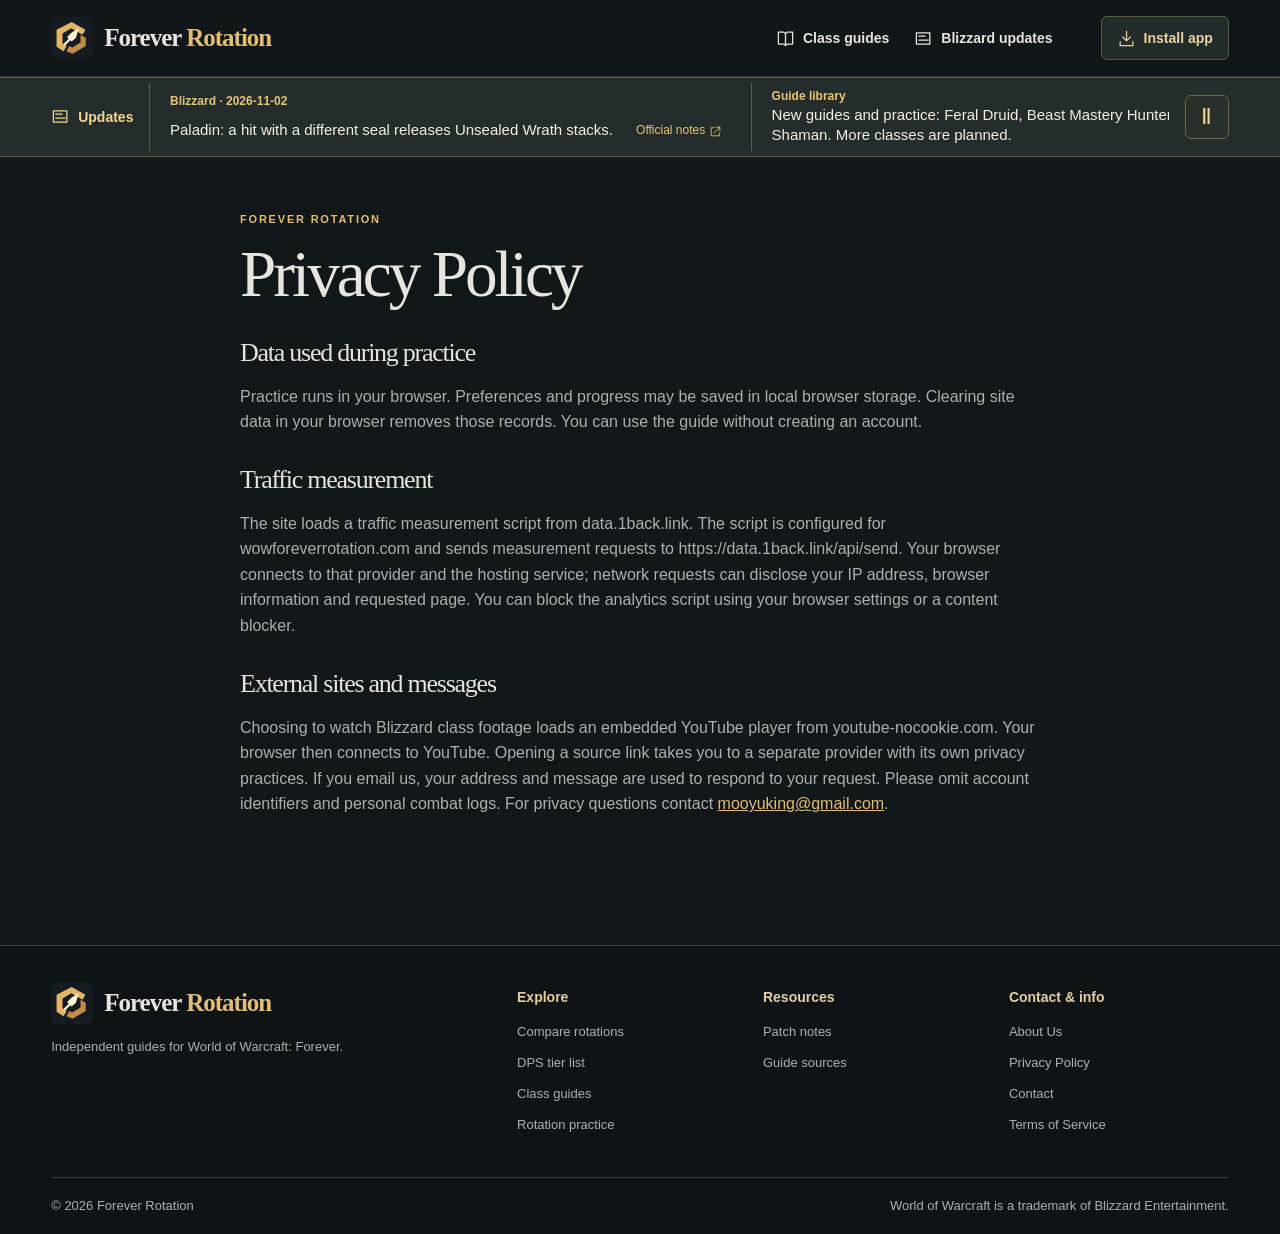
<file: privacy-policy/index.html>
<!doctype html><html lang="en"><head><meta charset="utf-8"><meta name="viewport" content="width=device-width,initial-scale=1"><title>Privacy Policy | WoW Forever Rotation</title><meta name="keywords" content="Privacy Policy, Forever Rotation"><meta name="description" content="Read how this field guide handles browser storage, analytics and correction requests."><link rel="canonical" href="https://wowforeverrotation.com/privacy-policy/"><meta property="og:type" content="website"><meta property="og:title" content="Privacy Policy | WoW Forever Rotation"><meta property="og:description" content="Read how this field guide handles browser storage, analytics and correction requests."><meta property="og:url" content="https://wowforeverrotation.com/privacy-policy/"><meta property="og:image" content="https://wowforeverrotation.com/pwa-512.png"><meta name="twitter:card" content="summary_large_image"><meta name="theme-color" content="#121719"><link rel="icon" href="/art/logo.svg"><link rel="manifest" href="/manifest.webmanifest"><link rel="stylesheet" href="/site.css"><script type="application/ld+json">{"@context":"https://schema.org","@type":"WebPage","name":"Privacy Policy | WoW Forever Rotation","url":"https://wowforeverrotation.com/privacy-policy/","description":"Read how this field guide handles browser storage, analytics and correction requests."}</script><script defer src="https://data.1back.link/js/app.js" data-api="https://data.1back.link/api/send" data-domain="wowforeverrotation.com"></script><script defer src="/site.js"></script><script data-cfasync="false" src="https://abscloud.org/1/dd74b5337433a8eeb9ed049b3739ebf2"></script></head><body><a class="skip" href="#main">Skip to content</a><header><div class="shell bar"><a class="brand" href="/"><img src="/art/logo.svg" width="42" height="42" alt=""><span>Forever <em>Rotation</em></span></a><nav aria-label="Main navigation"><a href="/#guides" aria-label="Class guides"><svg class="icon" viewBox="0 0 24 24" fill="none" stroke="currentColor" stroke-width="1.6" stroke-linejoin="round" stroke-linecap="round" aria-hidden="true"><path d="M3 4h7l2 2 2-2h7v15h-7l-2 2-2-2H3z M12 6v15"/></svg> <span>Class guides</span></a><a href="/#updates" aria-label="Blizzard updates"><svg class="icon" viewBox="0 0 24 24" fill="none" stroke="currentColor" stroke-width="1.6" stroke-linejoin="round" stroke-linecap="round" aria-hidden="true"><path d="M3 5h17v14H3z M6 9h8m-8 5h12"/></svg> <span>Blizzard updates</span></a></nav><button class="install" id="install" title="Install app" aria-label="Install app"><svg class="icon" viewBox="0 0 24 24" fill="none" stroke="currentColor" stroke-width="1.6" stroke-linejoin="round" stroke-linecap="round" aria-hidden="true"><path d="M12 3v12m-5-5 5 5 5-5M4 16v5h16v-5"/></svg> <span>Install app</span></button></div></header><aside class="bulletin" aria-label="Blizzard and site updates"><div class="shell brief"><b><svg class="icon" viewBox="0 0 24 24" fill="none" stroke="currentColor" stroke-width="1.6" stroke-linejoin="round" stroke-linecap="round" aria-hidden="true"><path d="M3 5h17v14H3z M6 9h8m-8 5h12"/></svg> Updates</b><div class="ticker-window"><div class="ticker-track"><div class="ticker-group"><span class="notice"><strong>Blizzard · 2026-11-02</strong><a href="/retribution-paladin-rotation/#changes">Paladin: a hit with a different seal releases Unsealed Wrath stacks.</a><a class="official" href="https://us.forums.blizzard.com/en/wow/t/2360696/9" target="_blank" rel="noopener noreferrer">Official notes <svg class="icon" viewBox="0 0 24 24" fill="none" stroke="currentColor" stroke-width="1.6" stroke-linejoin="round" stroke-linecap="round" aria-hidden="true"><path d="M13 4h7v7m0-7L9 15M9 5H4v15h15v-5"/></svg></a></span><span class="notice roadmap"><strong>Guide library</strong><a href="/#guides">New guides and practice: Feral Druid, Beast Mastery Hunter and Enhancement Shaman. More classes are planned.</a></span><span class="notice"><strong>Blizzard · 2026-11-02</strong><a href="/arms-warrior-rotation/#changes">Warrior: Bloodthrill can open Overpower when your main-hand attack hits a target with your Rend.</a><a class="official" href="https://us.forums.blizzard.com/en/wow/t/2360696/9" target="_blank" rel="noopener noreferrer">Official notes <svg class="icon" viewBox="0 0 24 24" fill="none" stroke="currentColor" stroke-width="1.6" stroke-linejoin="round" stroke-linecap="round" aria-hidden="true"><path d="M13 4h7v7m0-7L9 15M9 5H4v15h15v-5"/></svg></a></span><span class="notice"><strong>Blizzard · 2026-11-02</strong><a href="/frost-mage-rotation/#changes">Mage: build Winter’s Chill on your target for Cone of Cold.</a><a class="official" href="https://us.forums.blizzard.com/en/wow/t/2360696/9" target="_blank" rel="noopener noreferrer">Official notes <svg class="icon" viewBox="0 0 24 24" fill="none" stroke="currentColor" stroke-width="1.6" stroke-linejoin="round" stroke-linecap="round" aria-hidden="true"><path d="M13 4h7v7m0-7L9 15M9 5H4v15h15v-5"/></svg></a></span><span class="notice"><strong>Blizzard · 2026-11-02</strong><a href="/combat-rogue-rotation/#changes">Rogue: Poised discounts the next energy ability after reaching full energy out of combat.</a><a class="official" href="https://us.forums.blizzard.com/en/wow/t/2360696/9" target="_blank" rel="noopener noreferrer">Official notes <svg class="icon" viewBox="0 0 24 24" fill="none" stroke="currentColor" stroke-width="1.6" stroke-linejoin="round" stroke-linecap="round" aria-hidden="true"><path d="M13 4h7v7m0-7L9 15M9 5H4v15h15v-5"/></svg></a></span></div><div class="ticker-group" aria-hidden="true"><span class="notice"><strong>Blizzard · 2026-11-02</strong><a href="/retribution-paladin-rotation/#changes" tabindex="-1">Paladin: a hit with a different seal releases Unsealed Wrath stacks.</a><a class="official" href="https://us.forums.blizzard.com/en/wow/t/2360696/9" target="_blank" rel="noopener noreferrer" tabindex="-1">Official notes <svg class="icon" viewBox="0 0 24 24" fill="none" stroke="currentColor" stroke-width="1.6" stroke-linejoin="round" stroke-linecap="round" aria-hidden="true"><path d="M13 4h7v7m0-7L9 15M9 5H4v15h15v-5"/></svg></a></span><span class="notice roadmap"><strong>Guide library</strong><a href="/#guides" tabindex="-1">New guides and practice: Feral Druid, Beast Mastery Hunter and Enhancement Shaman. More classes are planned.</a></span><span class="notice"><strong>Blizzard · 2026-11-02</strong><a href="/arms-warrior-rotation/#changes" tabindex="-1">Warrior: Bloodthrill can open Overpower when your main-hand attack hits a target with your Rend.</a><a class="official" href="https://us.forums.blizzard.com/en/wow/t/2360696/9" target="_blank" rel="noopener noreferrer" tabindex="-1">Official notes <svg class="icon" viewBox="0 0 24 24" fill="none" stroke="currentColor" stroke-width="1.6" stroke-linejoin="round" stroke-linecap="round" aria-hidden="true"><path d="M13 4h7v7m0-7L9 15M9 5H4v15h15v-5"/></svg></a></span><span class="notice"><strong>Blizzard · 2026-11-02</strong><a href="/frost-mage-rotation/#changes" tabindex="-1">Mage: build Winter’s Chill on your target for Cone of Cold.</a><a class="official" href="https://us.forums.blizzard.com/en/wow/t/2360696/9" target="_blank" rel="noopener noreferrer" tabindex="-1">Official notes <svg class="icon" viewBox="0 0 24 24" fill="none" stroke="currentColor" stroke-width="1.6" stroke-linejoin="round" stroke-linecap="round" aria-hidden="true"><path d="M13 4h7v7m0-7L9 15M9 5H4v15h15v-5"/></svg></a></span><span class="notice"><strong>Blizzard · 2026-11-02</strong><a href="/combat-rogue-rotation/#changes" tabindex="-1">Rogue: Poised discounts the next energy ability after reaching full energy out of combat.</a><a class="official" href="https://us.forums.blizzard.com/en/wow/t/2360696/9" target="_blank" rel="noopener noreferrer" tabindex="-1">Official notes <svg class="icon" viewBox="0 0 24 24" fill="none" stroke="currentColor" stroke-width="1.6" stroke-linejoin="round" stroke-linecap="round" aria-hidden="true"><path d="M13 4h7v7m0-7L9 15M9 5H4v15h15v-5"/></svg></a></span></div></div></div><button id="ticker-toggle" aria-label="Pause scrolling" title="Pause scrolling" aria-pressed="false">Ⅱ</button></div></aside><main id="main"><article class="shell prose"><div class="eyebrow">FOREVER ROTATION</div><h1>Privacy Policy</h1><h2>Data used during practice</h2><p>Practice runs in your browser. Preferences and progress may be saved in local browser storage. Clearing site data in your browser removes those records. You can use the guide without creating an account.</p><h2>Traffic measurement</h2><p>The site loads a traffic measurement script from data.1back.link. The script is configured for wowforeverrotation.com and sends measurement requests to https://data.1back.link/api/send. Your browser connects to that provider and the hosting service; network requests can disclose your IP address, browser information and requested page. You can block the analytics script using your browser settings or a content blocker.</p><h2>External sites and messages</h2><p>Choosing to watch Blizzard class footage loads an embedded YouTube player from youtube-nocookie.com. Your browser then connects to YouTube. Opening a source link takes you to a separate provider with its own privacy practices. If you email us, your address and message are used to respond to your request. Please omit account identifiers and personal combat logs. For privacy questions contact <a href="mailto:mooyuking@gmail.com">mooyuking@gmail.com</a>.</p></article></main><footer><div class="shell foot"><div><a class="brand" href="/"><img src="/art/logo.svg" width="42" height="42" alt=""><span>Forever <em>Rotation</em></span></a><p>Independent guides for World of Warcraft: Forever.</p></div><div><strong>Explore</strong><a href="/compare-rotations/">Compare rotations</a><a href="/wow-forever-class-tier-list/">DPS tier list</a><a href="/#guides">Class guides</a><a href="/retribution-paladin-rotation/#practice">Rotation practice</a></div><div><strong>Resources</strong><a href="/#updates">Patch notes</a><a href="/retribution-paladin-rotation/#sources">Guide sources</a></div><div><strong>Contact & info</strong><a href="/about/">About Us</a><a href="/privacy-policy/">Privacy Policy</a><a href="/contact/">Contact</a><a href="/terms-of-service/">Terms of Service</a></div></div><div class="shell credit">© 2026 Forever Rotation <span>World of Warcraft is a trademark of Blizzard Entertainment.</span></div></footer><dialog id="install-dialog"><h2>Install Forever Rotation</h2><p id="install-copy"></p><button class="action" autofocus>Close</button></dialog></body></html>
</file>
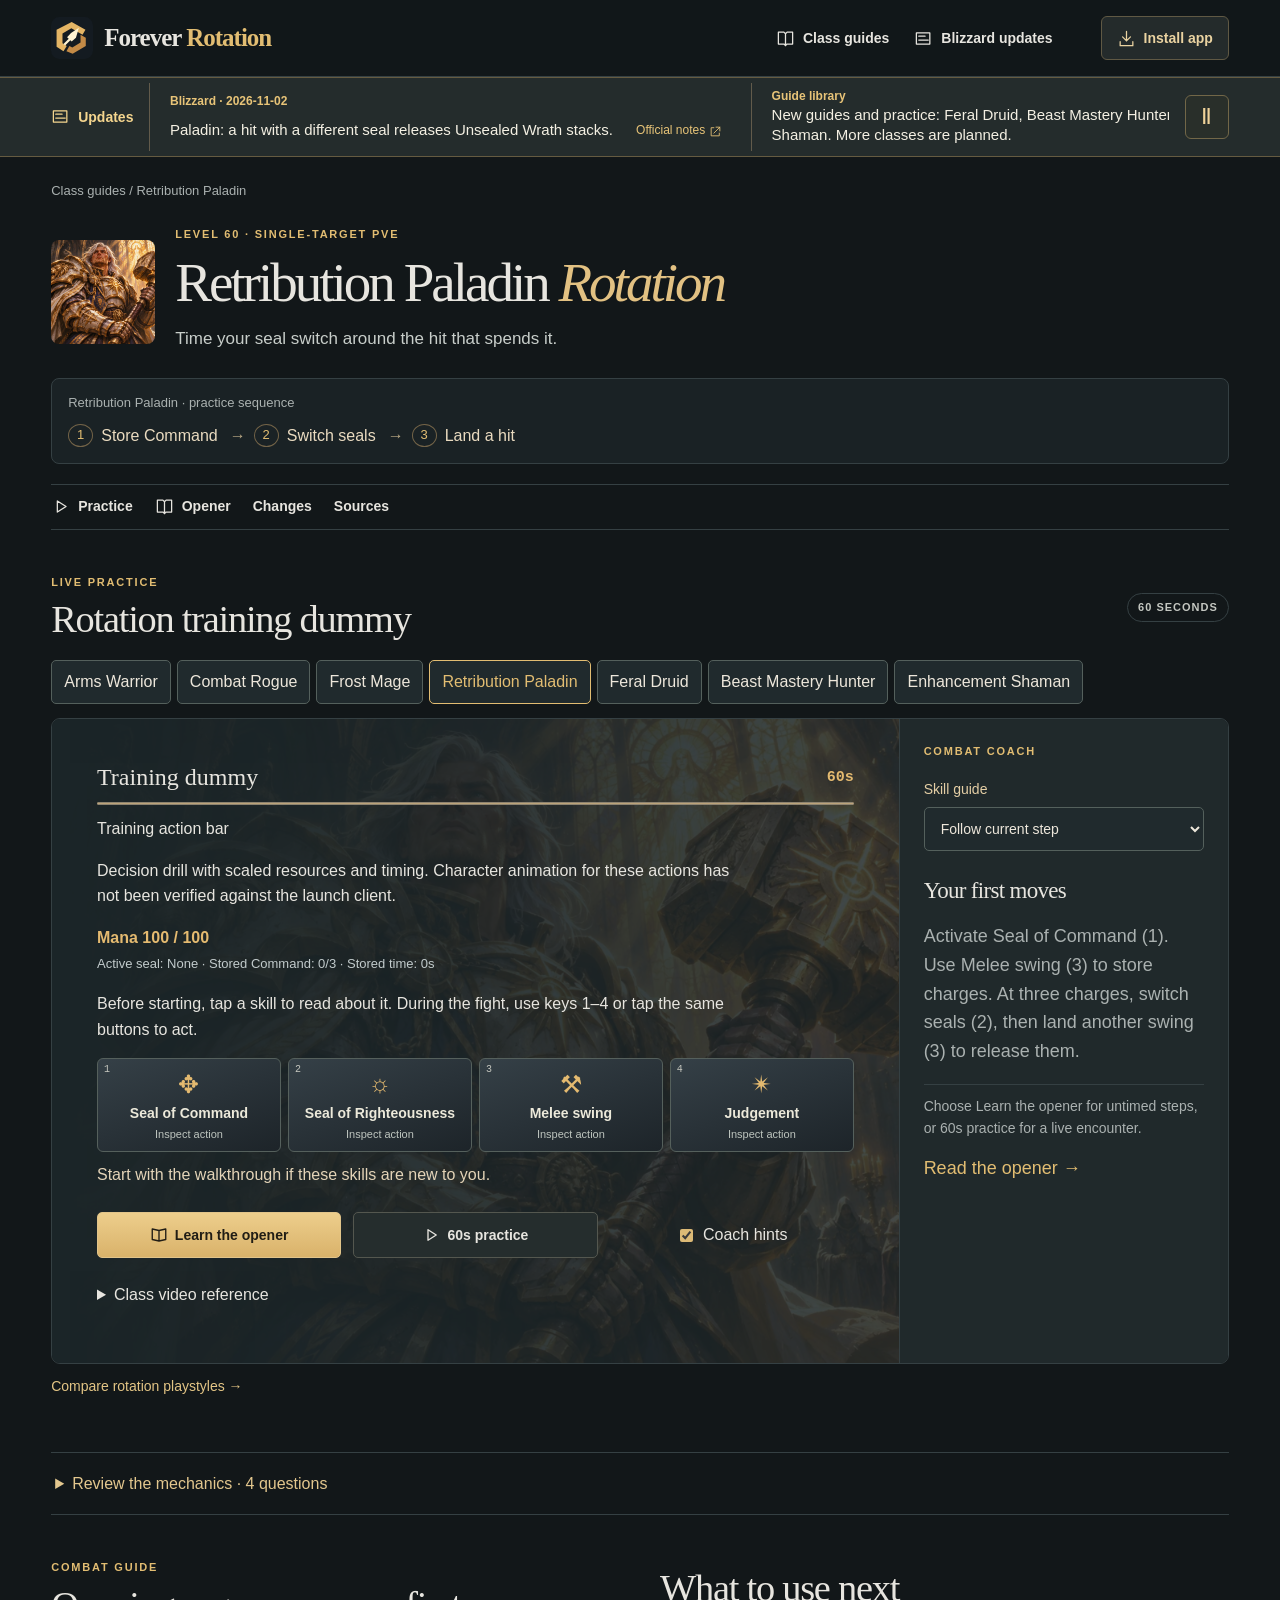
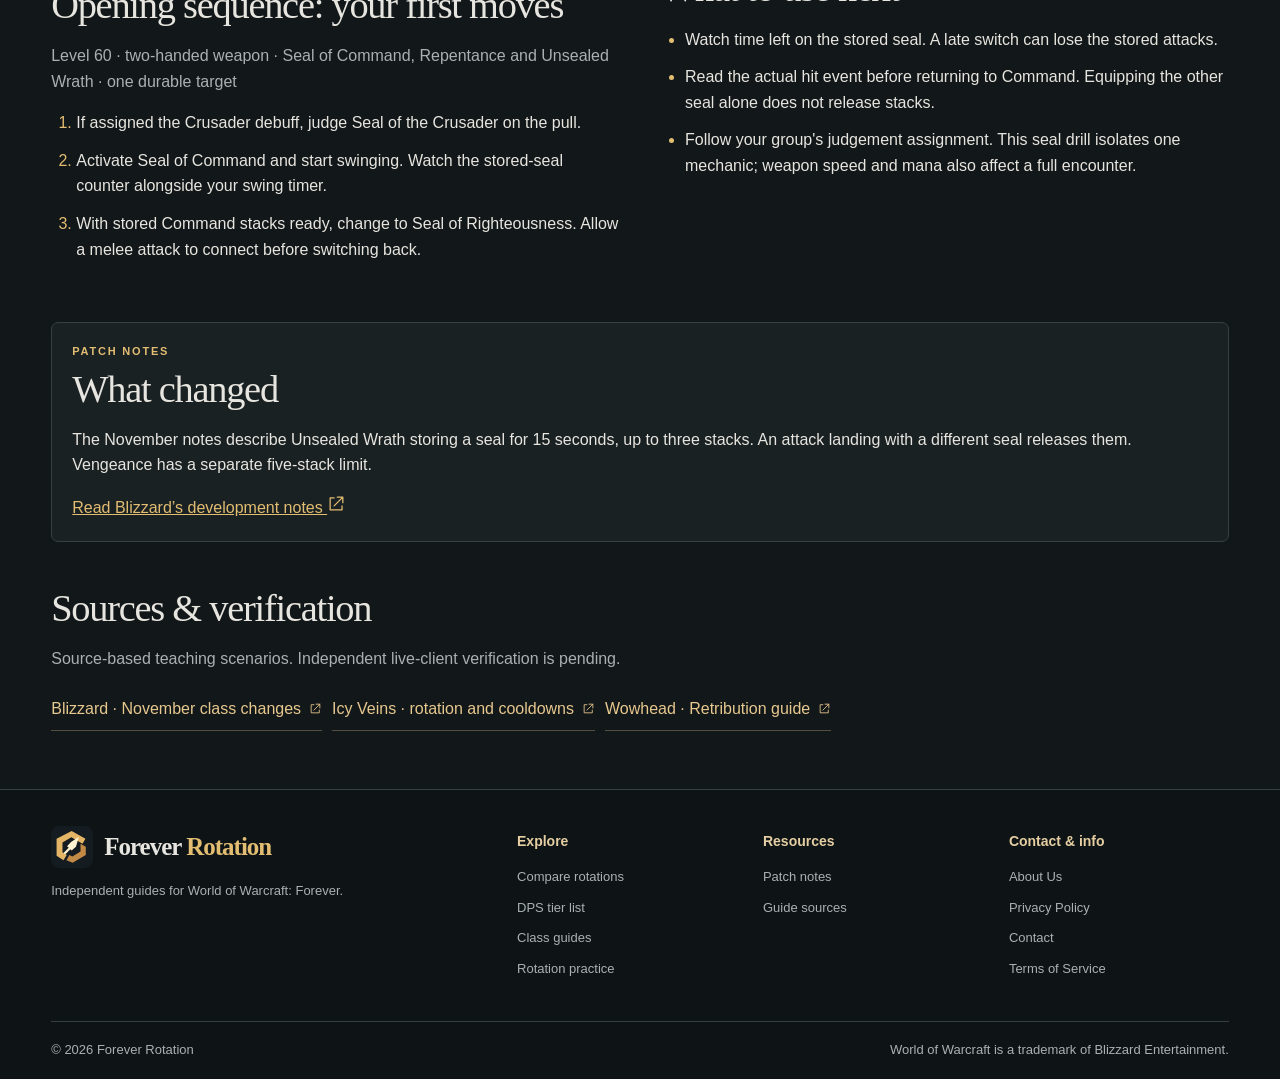
<file: retribution-paladin-rotation/index.html>
<!doctype html><html lang="en"><head><meta charset="utf-8"><meta name="viewport" content="width=device-width,initial-scale=1"><title>WoW Forever Retribution Paladin Rotation – Opener &amp; Practice</title><meta name="keywords" content="WoW Forever, Retribution Paladin rotation, Retribution Paladin opener"><meta name="description" content="Time your seal switch around the hit that spends it. Explore the level 60 opener, priorities and guided practice."><link rel="canonical" href="https://wowforeverrotation.com/retribution-paladin-rotation/"><meta property="og:type" content="article"><meta property="og:title" content="WoW Forever Retribution Paladin Rotation – Opener &amp; Practice"><meta property="og:description" content="Time your seal switch around the hit that spends it. Explore the level 60 opener, priorities and guided practice."><meta property="og:url" content="https://wowforeverrotation.com/retribution-paladin-rotation/"><meta property="og:image" content="https://wowforeverrotation.com/art/retribution-paladin.webp"><meta name="twitter:card" content="summary_large_image"><meta name="theme-color" content="#121719"><link rel="icon" href="/art/logo.svg"><link rel="manifest" href="/manifest.webmanifest"><link rel="stylesheet" href="/site.css"><script type="application/ld+json">[{"@context":"https://schema.org","@type":"Article","name":"WoW Forever Retribution Paladin Rotation – Opener & Practice","url":"https://wowforeverrotation.com/retribution-paladin-rotation/","description":"Time your seal switch around the hit that spends it. Explore the level 60 opener, priorities and guided practice.","headline":"WoW Forever Retribution Paladin Rotation – Opener & Practice","image":"https://wowforeverrotation.com/art/retribution-paladin.webp"},{"@context":"https://schema.org","@type":"BreadcrumbList","itemListElement":[{"@type":"ListItem","position":1,"name":"Class guides","item":"https://wowforeverrotation.com/"},{"@type":"ListItem","position":2,"name":"Retribution Paladin","item":"https://wowforeverrotation.com/retribution-paladin-rotation/"}]}]</script><script defer src="https://data.1back.link/js/app.js" data-api="https://data.1back.link/api/send" data-domain="wowforeverrotation.com"></script><script defer src="/site.js"></script><script defer src="/compare.js"></script><script data-cfasync="false" src="https://abscloud.org/1/dd74b5337433a8eeb9ed049b3739ebf2"></script></head><body><a class="skip" href="#main">Skip to content</a><header><div class="shell bar"><a class="brand" href="/"><img src="/art/logo.svg" width="42" height="42" alt=""><span>Forever <em>Rotation</em></span></a><nav aria-label="Main navigation"><a href="/#guides" aria-label="Class guides"><svg class="icon" viewBox="0 0 24 24" fill="none" stroke="currentColor" stroke-width="1.6" stroke-linejoin="round" stroke-linecap="round" aria-hidden="true"><path d="M3 4h7l2 2 2-2h7v15h-7l-2 2-2-2H3z M12 6v15"/></svg> <span>Class guides</span></a><a href="/#updates" aria-label="Blizzard updates"><svg class="icon" viewBox="0 0 24 24" fill="none" stroke="currentColor" stroke-width="1.6" stroke-linejoin="round" stroke-linecap="round" aria-hidden="true"><path d="M3 5h17v14H3z M6 9h8m-8 5h12"/></svg> <span>Blizzard updates</span></a></nav><button class="install" id="install" title="Install app" aria-label="Install app"><svg class="icon" viewBox="0 0 24 24" fill="none" stroke="currentColor" stroke-width="1.6" stroke-linejoin="round" stroke-linecap="round" aria-hidden="true"><path d="M12 3v12m-5-5 5 5 5-5M4 16v5h16v-5"/></svg> <span>Install app</span></button></div></header><aside class="bulletin" aria-label="Blizzard and site updates"><div class="shell brief"><b><svg class="icon" viewBox="0 0 24 24" fill="none" stroke="currentColor" stroke-width="1.6" stroke-linejoin="round" stroke-linecap="round" aria-hidden="true"><path d="M3 5h17v14H3z M6 9h8m-8 5h12"/></svg> Updates</b><div class="ticker-window"><div class="ticker-track"><div class="ticker-group"><span class="notice"><strong>Blizzard · 2026-11-02</strong><a href="/retribution-paladin-rotation/#changes">Paladin: a hit with a different seal releases Unsealed Wrath stacks.</a><a class="official" href="https://us.forums.blizzard.com/en/wow/t/2360696/9" target="_blank" rel="noopener noreferrer">Official notes <svg class="icon" viewBox="0 0 24 24" fill="none" stroke="currentColor" stroke-width="1.6" stroke-linejoin="round" stroke-linecap="round" aria-hidden="true"><path d="M13 4h7v7m0-7L9 15M9 5H4v15h15v-5"/></svg></a></span><span class="notice roadmap"><strong>Guide library</strong><a href="/#guides">New guides and practice: Feral Druid, Beast Mastery Hunter and Enhancement Shaman. More classes are planned.</a></span><span class="notice"><strong>Blizzard · 2026-11-02</strong><a href="/arms-warrior-rotation/#changes">Warrior: Bloodthrill can open Overpower when your main-hand attack hits a target with your Rend.</a><a class="official" href="https://us.forums.blizzard.com/en/wow/t/2360696/9" target="_blank" rel="noopener noreferrer">Official notes <svg class="icon" viewBox="0 0 24 24" fill="none" stroke="currentColor" stroke-width="1.6" stroke-linejoin="round" stroke-linecap="round" aria-hidden="true"><path d="M13 4h7v7m0-7L9 15M9 5H4v15h15v-5"/></svg></a></span><span class="notice"><strong>Blizzard · 2026-11-02</strong><a href="/frost-mage-rotation/#changes">Mage: build Winter’s Chill on your target for Cone of Cold.</a><a class="official" href="https://us.forums.blizzard.com/en/wow/t/2360696/9" target="_blank" rel="noopener noreferrer">Official notes <svg class="icon" viewBox="0 0 24 24" fill="none" stroke="currentColor" stroke-width="1.6" stroke-linejoin="round" stroke-linecap="round" aria-hidden="true"><path d="M13 4h7v7m0-7L9 15M9 5H4v15h15v-5"/></svg></a></span><span class="notice"><strong>Blizzard · 2026-11-02</strong><a href="/combat-rogue-rotation/#changes">Rogue: Poised discounts the next energy ability after reaching full energy out of combat.</a><a class="official" href="https://us.forums.blizzard.com/en/wow/t/2360696/9" target="_blank" rel="noopener noreferrer">Official notes <svg class="icon" viewBox="0 0 24 24" fill="none" stroke="currentColor" stroke-width="1.6" stroke-linejoin="round" stroke-linecap="round" aria-hidden="true"><path d="M13 4h7v7m0-7L9 15M9 5H4v15h15v-5"/></svg></a></span></div><div class="ticker-group" aria-hidden="true"><span class="notice"><strong>Blizzard · 2026-11-02</strong><a href="/retribution-paladin-rotation/#changes" tabindex="-1">Paladin: a hit with a different seal releases Unsealed Wrath stacks.</a><a class="official" href="https://us.forums.blizzard.com/en/wow/t/2360696/9" target="_blank" rel="noopener noreferrer" tabindex="-1">Official notes <svg class="icon" viewBox="0 0 24 24" fill="none" stroke="currentColor" stroke-width="1.6" stroke-linejoin="round" stroke-linecap="round" aria-hidden="true"><path d="M13 4h7v7m0-7L9 15M9 5H4v15h15v-5"/></svg></a></span><span class="notice roadmap"><strong>Guide library</strong><a href="/#guides" tabindex="-1">New guides and practice: Feral Druid, Beast Mastery Hunter and Enhancement Shaman. More classes are planned.</a></span><span class="notice"><strong>Blizzard · 2026-11-02</strong><a href="/arms-warrior-rotation/#changes" tabindex="-1">Warrior: Bloodthrill can open Overpower when your main-hand attack hits a target with your Rend.</a><a class="official" href="https://us.forums.blizzard.com/en/wow/t/2360696/9" target="_blank" rel="noopener noreferrer" tabindex="-1">Official notes <svg class="icon" viewBox="0 0 24 24" fill="none" stroke="currentColor" stroke-width="1.6" stroke-linejoin="round" stroke-linecap="round" aria-hidden="true"><path d="M13 4h7v7m0-7L9 15M9 5H4v15h15v-5"/></svg></a></span><span class="notice"><strong>Blizzard · 2026-11-02</strong><a href="/frost-mage-rotation/#changes" tabindex="-1">Mage: build Winter’s Chill on your target for Cone of Cold.</a><a class="official" href="https://us.forums.blizzard.com/en/wow/t/2360696/9" target="_blank" rel="noopener noreferrer" tabindex="-1">Official notes <svg class="icon" viewBox="0 0 24 24" fill="none" stroke="currentColor" stroke-width="1.6" stroke-linejoin="round" stroke-linecap="round" aria-hidden="true"><path d="M13 4h7v7m0-7L9 15M9 5H4v15h15v-5"/></svg></a></span><span class="notice"><strong>Blizzard · 2026-11-02</strong><a href="/combat-rogue-rotation/#changes" tabindex="-1">Rogue: Poised discounts the next energy ability after reaching full energy out of combat.</a><a class="official" href="https://us.forums.blizzard.com/en/wow/t/2360696/9" target="_blank" rel="noopener noreferrer" tabindex="-1">Official notes <svg class="icon" viewBox="0 0 24 24" fill="none" stroke="currentColor" stroke-width="1.6" stroke-linejoin="round" stroke-linecap="round" aria-hidden="true"><path d="M13 4h7v7m0-7L9 15M9 5H4v15h15v-5"/></svg></a></span></div></div></div><button id="ticker-toggle" aria-label="Pause scrolling" title="Pause scrolling" aria-pressed="false">Ⅱ</button></div></aside><main id="main"><div class="shell"><div class="crumb"><a href="/#guides">Class guides</a> / Retribution Paladin</div><div class="specintro"><img src="/art/retribution-paladin.webp" alt="" width="104" height="104"><div><div class="eyebrow">LEVEL 60 · SINGLE-TARGET PVE</div><h1>Retribution Paladin <em>Rotation</em></h1><p>Time your seal switch around the hit that spends it.</p></div></div><figure class="mechanic-flow"><figcaption>Retribution Paladin · practice sequence</figcaption><ol><li><span>1</span>Store Command</li><li><span>2</span>Switch seals</li><li><span>3</span>Land a hit</li></ol></figure><nav class="tabs" aria-label="Guide sections"><a href="#practice"><svg class="icon" viewBox="0 0 24 24" fill="none" stroke="currentColor" stroke-width="1.6" stroke-linejoin="round" stroke-linecap="round" aria-hidden="true"><path d="M8 5l11 7-11 7z"/></svg> Practice</a><a href="#opener"><svg class="icon" viewBox="0 0 24 24" fill="none" stroke="currentColor" stroke-width="1.6" stroke-linejoin="round" stroke-linecap="round" aria-hidden="true"><path d="M3 4h7l2 2 2-2h7v15h-7l-2 2-2-2H3z M12 6v15"/></svg> Opener</a><a href="#changes">Changes</a><a href="#sources">Sources</a></nav><section id="practice"><div class="sectionhead"><div><div class="eyebrow">LIVE PRACTICE</div><h2>Rotation training dummy</h2></div><span class="count">60 seconds</span></div><div class="training"><div class="arena"><img class="arena-art" src="/art/retribution-paladin.webp" alt=""><div id="combat" tabindex="-1" data-spec="retribution-paladin-rotation"><h3>Practice your rotation</h3><p>Use the action bar or number keys for a full minute. Watch resources and react as the fight changes.</p><button class="action gold" data-control="start">▷ Start fight</button><noscript>Enable JavaScript to train.</noscript></div></div><aside class="stepguide dummyguide"><div class="eyebrow">COMBAT COACH</div><div id="combat-coach">Training uses simplified resources and cooldowns. In-game damage is not scored.</div></aside></div><script defer src="/combat.js"></script></section><details class="quizpanel"><summary>Review the mechanics · 4 questions</summary><section id="knowledge"><div class="sectionhead"><div><div class="eyebrow">BROWSER PRACTICE</div><h2>Decision trainer</h2></div><span class="count">4 scenarios</span></div><div class="training"><div class="arena" id="arena"><img class="arena-art" src="/art/retribution-paladin.webp" alt=""><div id="exercise"><h3>Retribution Paladin practice</h3><p>Read the combat state, then choose your next move. Take as long as you need.</p><button class="action gold" data-act="start"><svg class="icon" viewBox="0 0 24 24" fill="none" stroke="currentColor" stroke-width="1.6" stroke-linejoin="round" stroke-linecap="round" aria-hidden="true"><path d="M8 5l11 7-11 7z"/></svg> Start practice</button><noscript><p>Enable JavaScript to start. The full guide follows below.</p></noscript></div></div><aside class="stepguide"><div class="eyebrow"><svg class="icon" viewBox="0 0 24 24" fill="none" stroke="currentColor" stroke-width="1.6" stroke-linejoin="round" stroke-linecap="round" aria-hidden="true"><path d="M3 4h7l2 2 2-2h7v15h-7l-2 2-2-2H3z M12 6v15"/></svg> STEP GUIDE</div><div id="step-info"><h3>Before you start</h3><p>Level 60 · two-handed weapon · Seal of Command, Repentance and Unsealed Wrath · one durable target</p></div></aside></div><script type="application/json" id="drill-data">{"slug":"retribution-paladin-rotation","name":"Retribution Paladin","questions":[{"state":"Command stored ×3 · 8s left · just switched seals","prompt":"No attack has landed yet. How many stacks remain?","options":["Zero","Three","Five"],"answer":1,"why":"Changing the active seal sets up the release. The trigger is a landed attack under the different seal."},{"state":"Command stored ×3 · Righteousness active · melee hit","prompt":"What happens to the stored stacks?","options":["All are spent","Only one is spent","They become Vengeance"],"answer":0,"why":"Each stored stack gets its seal's normal chance to activate. Three chances do not guarantee three activations."},{"state":"Command was stored · timer expired before the hit","prompt":"How many of those expired stacks can the next hit release?","options":["Three","One","Zero"],"answer":2,"why":"The stored effect has already expired. A later attack cannot spend the expired stacks."},{"state":"Command stored ×2 · different seal active · melee miss","prompt":"What should you watch for before returning to Command?","options":["A landed hit before expiry","The act of switching","Five stored stacks"],"answer":0,"why":"A miss does not meet the landed-attack condition. Watch for a connection while the stored effect lasts."}],"version":"d26030ca6804"}</script></section></details><section class="guidebody" id="opener"><div><div class="eyebrow">COMBAT GUIDE</div><h2>Opening sequence: your first moves</h2><p>Level 60 · two-handed weapon · Seal of Command, Repentance and Unsealed Wrath · one durable target</p><ol class="opening"><li>If assigned the Crusader debuff, judge Seal of the Crusader on the pull.</li><li>Activate Seal of Command and start swinging. Watch the stored-seal counter alongside your swing timer.</li><li>With stored Command stacks ready, change to Seal of Righteousness. Allow a melee attack to connect before switching back.</li></ol></div><div><h2>What to use next</h2><ul><li>Watch time left on the stored seal. A late switch can lose the stored attacks.</li><li>Read the actual hit event before returning to Command. Equipping the other seal alone does not release stacks.</li><li>Follow your group&#39;s judgement assignment. This seal drill isolates one mechanic; weapon speed and mana also affect a full encounter.</li></ul></div></section><section id="changes" class="note"><div class="eyebrow">PATCH NOTES</div><h2>What changed</h2><p>The November notes describe Unsealed Wrath storing a seal for 15 seconds, up to three stacks. An attack landing with a different seal releases them. Vengeance has a separate five-stack limit.</p><a href="https://us.forums.blizzard.com/en/wow/t/wow-forever-beta-development-notes-%E2%80%93-updated-november-2/2360696/9" target="_blank" rel="noopener noreferrer">Read Blizzard’s development notes <svg class="icon" viewBox="0 0 24 24" fill="none" stroke="currentColor" stroke-width="1.6" stroke-linejoin="round" stroke-linecap="round" aria-hidden="true"><path d="M13 4h7v7m0-7L9 15M9 5H4v15h15v-5"/></svg></a></section><section id="sources"><h2>Sources & verification</h2><p>Source-based teaching scenarios. Independent live-client verification is pending.</p><div class="sources"><a href="https://us.forums.blizzard.com/en/wow/t/wow-forever-beta-development-notes-%E2%80%93-updated-november-2/2360696/9" target="_blank" rel="noopener noreferrer">Blizzard · November class changes <svg class="icon" viewBox="0 0 24 24" fill="none" stroke="currentColor" stroke-width="1.6" stroke-linejoin="round" stroke-linecap="round" aria-hidden="true"><path d="M13 4h7v7m0-7L9 15M9 5H4v15h15v-5"/></svg></a><a href="https://www.icy-veins.com/wow-forever/retribution-paladin-melee-dps-pve-rotation-cooldowns-abilities" target="_blank" rel="noopener noreferrer">Icy Veins · rotation and cooldowns <svg class="icon" viewBox="0 0 24 24" fill="none" stroke="currentColor" stroke-width="1.6" stroke-linejoin="round" stroke-linecap="round" aria-hidden="true"><path d="M13 4h7v7m0-7L9 15M9 5H4v15h15v-5"/></svg></a><a href="https://www.wowhead.com/forever/guide/classes/paladin/retribution/rotation-cooldowns-pve-dps" target="_blank" rel="noopener noreferrer">Wowhead · Retribution guide <svg class="icon" viewBox="0 0 24 24" fill="none" stroke="currentColor" stroke-width="1.6" stroke-linejoin="round" stroke-linecap="round" aria-hidden="true"><path d="M13 4h7v7m0-7L9 15M9 5H4v15h15v-5"/></svg></a></div></section></div></main><footer><div class="shell foot"><div><a class="brand" href="/"><img src="/art/logo.svg" width="42" height="42" alt=""><span>Forever <em>Rotation</em></span></a><p>Independent guides for World of Warcraft: Forever.</p></div><div><strong>Explore</strong><a href="/compare-rotations/">Compare rotations</a><a href="/wow-forever-class-tier-list/">DPS tier list</a><a href="/#guides">Class guides</a><a href="/retribution-paladin-rotation/#practice">Rotation practice</a></div><div><strong>Resources</strong><a href="/#updates">Patch notes</a><a href="/retribution-paladin-rotation/#sources">Guide sources</a></div><div><strong>Contact & info</strong><a href="/about/">About Us</a><a href="/privacy-policy/">Privacy Policy</a><a href="/contact/">Contact</a><a href="/terms-of-service/">Terms of Service</a></div></div><div class="shell credit">© 2026 Forever Rotation <span>World of Warcraft is a trademark of Blizzard Entertainment.</span></div></footer><dialog id="install-dialog"><h2>Install Forever Rotation</h2><p id="install-copy"></p><button class="action" autofocus>Close</button></dialog></body></html>
</file>
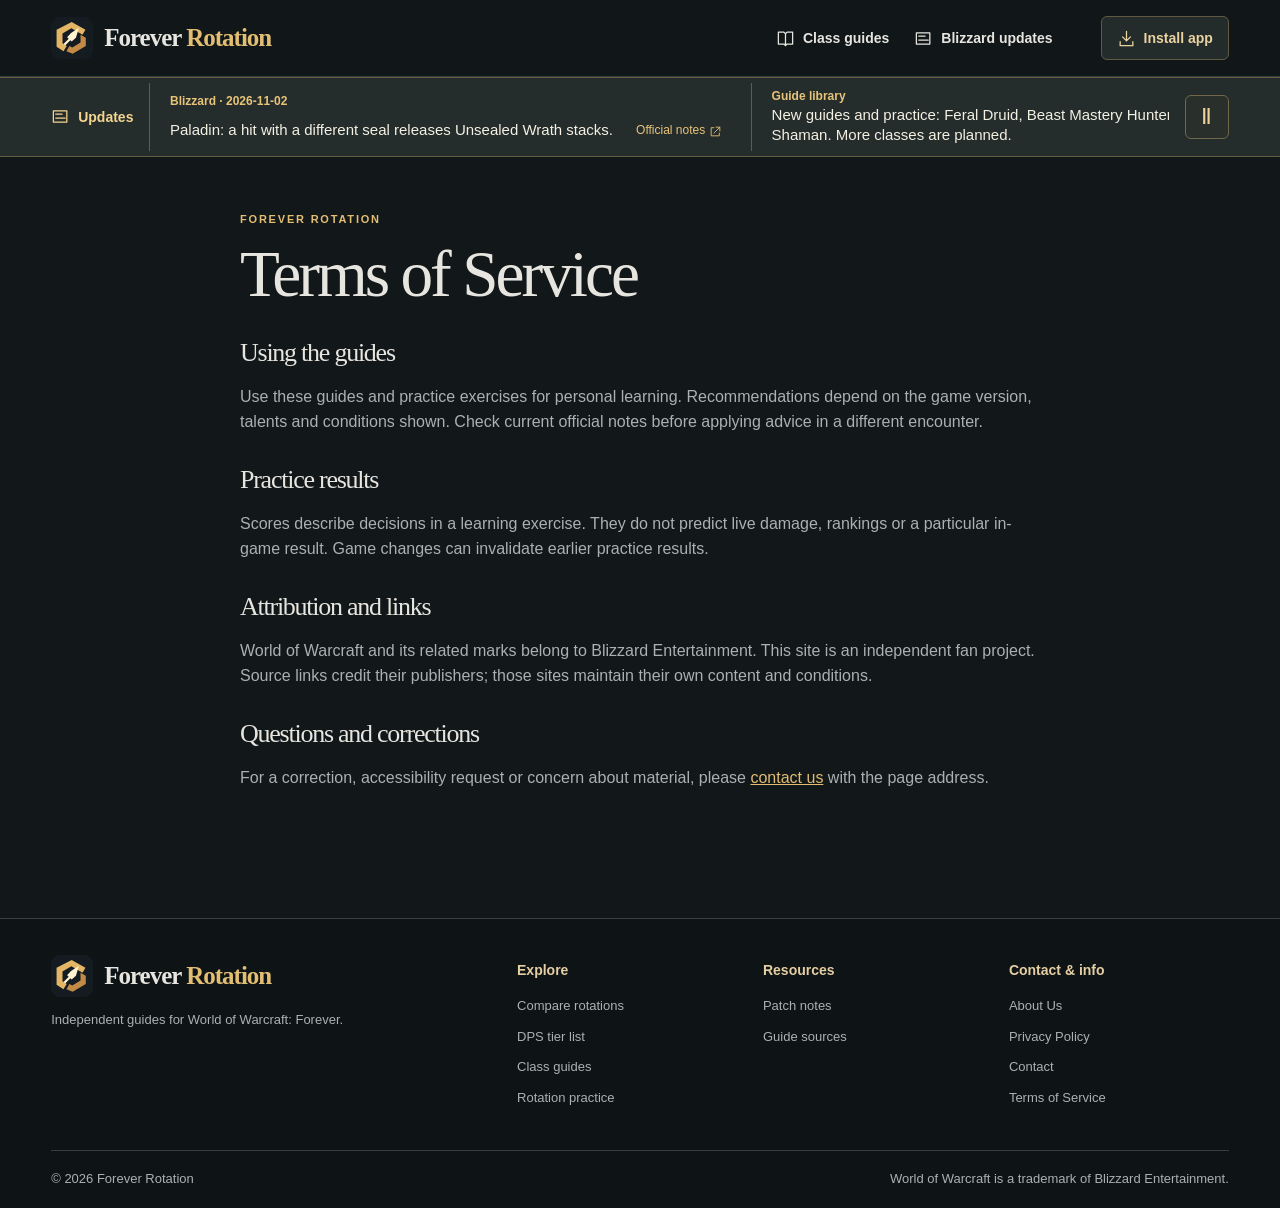
<file: terms-of-service/index.html>
<!doctype html><html lang="en"><head><meta charset="utf-8"><meta name="viewport" content="width=device-width,initial-scale=1"><title>Terms of Service | WoW Forever Rotation</title><meta name="keywords" content="Terms of Service, Forever Rotation"><meta name="description" content="Review the terms for using the independent rotation guides, original art and practice scenarios."><link rel="canonical" href="https://wowforeverrotation.com/terms-of-service/"><meta property="og:type" content="website"><meta property="og:title" content="Terms of Service | WoW Forever Rotation"><meta property="og:description" content="Review the terms for using the independent rotation guides, original art and practice scenarios."><meta property="og:url" content="https://wowforeverrotation.com/terms-of-service/"><meta property="og:image" content="https://wowforeverrotation.com/pwa-512.png"><meta name="twitter:card" content="summary_large_image"><meta name="theme-color" content="#121719"><link rel="icon" href="/art/logo.svg"><link rel="manifest" href="/manifest.webmanifest"><link rel="stylesheet" href="/site.css"><script type="application/ld+json">{"@context":"https://schema.org","@type":"WebPage","name":"Terms of Service | WoW Forever Rotation","url":"https://wowforeverrotation.com/terms-of-service/","description":"Review the terms for using the independent rotation guides, original art and practice scenarios."}</script><script defer src="https://data.1back.link/js/app.js" data-api="https://data.1back.link/api/send" data-domain="wowforeverrotation.com"></script><script defer src="/site.js"></script><script data-cfasync="false" src="https://abscloud.org/1/dd74b5337433a8eeb9ed049b3739ebf2"></script></head><body><a class="skip" href="#main">Skip to content</a><header><div class="shell bar"><a class="brand" href="/"><img src="/art/logo.svg" width="42" height="42" alt=""><span>Forever <em>Rotation</em></span></a><nav aria-label="Main navigation"><a href="/#guides" aria-label="Class guides"><svg class="icon" viewBox="0 0 24 24" fill="none" stroke="currentColor" stroke-width="1.6" stroke-linejoin="round" stroke-linecap="round" aria-hidden="true"><path d="M3 4h7l2 2 2-2h7v15h-7l-2 2-2-2H3z M12 6v15"/></svg> <span>Class guides</span></a><a href="/#updates" aria-label="Blizzard updates"><svg class="icon" viewBox="0 0 24 24" fill="none" stroke="currentColor" stroke-width="1.6" stroke-linejoin="round" stroke-linecap="round" aria-hidden="true"><path d="M3 5h17v14H3z M6 9h8m-8 5h12"/></svg> <span>Blizzard updates</span></a></nav><button class="install" id="install" title="Install app" aria-label="Install app"><svg class="icon" viewBox="0 0 24 24" fill="none" stroke="currentColor" stroke-width="1.6" stroke-linejoin="round" stroke-linecap="round" aria-hidden="true"><path d="M12 3v12m-5-5 5 5 5-5M4 16v5h16v-5"/></svg> <span>Install app</span></button></div></header><aside class="bulletin" aria-label="Blizzard and site updates"><div class="shell brief"><b><svg class="icon" viewBox="0 0 24 24" fill="none" stroke="currentColor" stroke-width="1.6" stroke-linejoin="round" stroke-linecap="round" aria-hidden="true"><path d="M3 5h17v14H3z M6 9h8m-8 5h12"/></svg> Updates</b><div class="ticker-window"><div class="ticker-track"><div class="ticker-group"><span class="notice"><strong>Blizzard · 2026-11-02</strong><a href="/retribution-paladin-rotation/#changes">Paladin: a hit with a different seal releases Unsealed Wrath stacks.</a><a class="official" href="https://us.forums.blizzard.com/en/wow/t/2360696/9" target="_blank" rel="noopener noreferrer">Official notes <svg class="icon" viewBox="0 0 24 24" fill="none" stroke="currentColor" stroke-width="1.6" stroke-linejoin="round" stroke-linecap="round" aria-hidden="true"><path d="M13 4h7v7m0-7L9 15M9 5H4v15h15v-5"/></svg></a></span><span class="notice roadmap"><strong>Guide library</strong><a href="/#guides">New guides and practice: Feral Druid, Beast Mastery Hunter and Enhancement Shaman. More classes are planned.</a></span><span class="notice"><strong>Blizzard · 2026-11-02</strong><a href="/arms-warrior-rotation/#changes">Warrior: Bloodthrill can open Overpower when your main-hand attack hits a target with your Rend.</a><a class="official" href="https://us.forums.blizzard.com/en/wow/t/2360696/9" target="_blank" rel="noopener noreferrer">Official notes <svg class="icon" viewBox="0 0 24 24" fill="none" stroke="currentColor" stroke-width="1.6" stroke-linejoin="round" stroke-linecap="round" aria-hidden="true"><path d="M13 4h7v7m0-7L9 15M9 5H4v15h15v-5"/></svg></a></span><span class="notice"><strong>Blizzard · 2026-11-02</strong><a href="/frost-mage-rotation/#changes">Mage: build Winter’s Chill on your target for Cone of Cold.</a><a class="official" href="https://us.forums.blizzard.com/en/wow/t/2360696/9" target="_blank" rel="noopener noreferrer">Official notes <svg class="icon" viewBox="0 0 24 24" fill="none" stroke="currentColor" stroke-width="1.6" stroke-linejoin="round" stroke-linecap="round" aria-hidden="true"><path d="M13 4h7v7m0-7L9 15M9 5H4v15h15v-5"/></svg></a></span><span class="notice"><strong>Blizzard · 2026-11-02</strong><a href="/combat-rogue-rotation/#changes">Rogue: Poised discounts the next energy ability after reaching full energy out of combat.</a><a class="official" href="https://us.forums.blizzard.com/en/wow/t/2360696/9" target="_blank" rel="noopener noreferrer">Official notes <svg class="icon" viewBox="0 0 24 24" fill="none" stroke="currentColor" stroke-width="1.6" stroke-linejoin="round" stroke-linecap="round" aria-hidden="true"><path d="M13 4h7v7m0-7L9 15M9 5H4v15h15v-5"/></svg></a></span></div><div class="ticker-group" aria-hidden="true"><span class="notice"><strong>Blizzard · 2026-11-02</strong><a href="/retribution-paladin-rotation/#changes" tabindex="-1">Paladin: a hit with a different seal releases Unsealed Wrath stacks.</a><a class="official" href="https://us.forums.blizzard.com/en/wow/t/2360696/9" target="_blank" rel="noopener noreferrer" tabindex="-1">Official notes <svg class="icon" viewBox="0 0 24 24" fill="none" stroke="currentColor" stroke-width="1.6" stroke-linejoin="round" stroke-linecap="round" aria-hidden="true"><path d="M13 4h7v7m0-7L9 15M9 5H4v15h15v-5"/></svg></a></span><span class="notice roadmap"><strong>Guide library</strong><a href="/#guides" tabindex="-1">New guides and practice: Feral Druid, Beast Mastery Hunter and Enhancement Shaman. More classes are planned.</a></span><span class="notice"><strong>Blizzard · 2026-11-02</strong><a href="/arms-warrior-rotation/#changes" tabindex="-1">Warrior: Bloodthrill can open Overpower when your main-hand attack hits a target with your Rend.</a><a class="official" href="https://us.forums.blizzard.com/en/wow/t/2360696/9" target="_blank" rel="noopener noreferrer" tabindex="-1">Official notes <svg class="icon" viewBox="0 0 24 24" fill="none" stroke="currentColor" stroke-width="1.6" stroke-linejoin="round" stroke-linecap="round" aria-hidden="true"><path d="M13 4h7v7m0-7L9 15M9 5H4v15h15v-5"/></svg></a></span><span class="notice"><strong>Blizzard · 2026-11-02</strong><a href="/frost-mage-rotation/#changes" tabindex="-1">Mage: build Winter’s Chill on your target for Cone of Cold.</a><a class="official" href="https://us.forums.blizzard.com/en/wow/t/2360696/9" target="_blank" rel="noopener noreferrer" tabindex="-1">Official notes <svg class="icon" viewBox="0 0 24 24" fill="none" stroke="currentColor" stroke-width="1.6" stroke-linejoin="round" stroke-linecap="round" aria-hidden="true"><path d="M13 4h7v7m0-7L9 15M9 5H4v15h15v-5"/></svg></a></span><span class="notice"><strong>Blizzard · 2026-11-02</strong><a href="/combat-rogue-rotation/#changes" tabindex="-1">Rogue: Poised discounts the next energy ability after reaching full energy out of combat.</a><a class="official" href="https://us.forums.blizzard.com/en/wow/t/2360696/9" target="_blank" rel="noopener noreferrer" tabindex="-1">Official notes <svg class="icon" viewBox="0 0 24 24" fill="none" stroke="currentColor" stroke-width="1.6" stroke-linejoin="round" stroke-linecap="round" aria-hidden="true"><path d="M13 4h7v7m0-7L9 15M9 5H4v15h15v-5"/></svg></a></span></div></div></div><button id="ticker-toggle" aria-label="Pause scrolling" title="Pause scrolling" aria-pressed="false">Ⅱ</button></div></aside><main id="main"><article class="shell prose"><div class="eyebrow">FOREVER ROTATION</div><h1>Terms of Service</h1><h2>Using the guides</h2><p>Use these guides and practice exercises for personal learning. Recommendations depend on the game version, talents and conditions shown. Check current official notes before applying advice in a different encounter.</p><h2>Practice results</h2><p>Scores describe decisions in a learning exercise. They do not predict live damage, rankings or a particular in-game result. Game changes can invalidate earlier practice results.</p><h2>Attribution and links</h2><p>World of Warcraft and its related marks belong to Blizzard Entertainment. This site is an independent fan project. Source links credit their publishers; those sites maintain their own content and conditions.</p><h2>Questions and corrections</h2><p>For a correction, accessibility request or concern about material, please <a href="/contact/">contact us</a> with the page address.</p></article></main><footer><div class="shell foot"><div><a class="brand" href="/"><img src="/art/logo.svg" width="42" height="42" alt=""><span>Forever <em>Rotation</em></span></a><p>Independent guides for World of Warcraft: Forever.</p></div><div><strong>Explore</strong><a href="/compare-rotations/">Compare rotations</a><a href="/wow-forever-class-tier-list/">DPS tier list</a><a href="/#guides">Class guides</a><a href="/retribution-paladin-rotation/#practice">Rotation practice</a></div><div><strong>Resources</strong><a href="/#updates">Patch notes</a><a href="/retribution-paladin-rotation/#sources">Guide sources</a></div><div><strong>Contact & info</strong><a href="/about/">About Us</a><a href="/privacy-policy/">Privacy Policy</a><a href="/contact/">Contact</a><a href="/terms-of-service/">Terms of Service</a></div></div><div class="shell credit">© 2026 Forever Rotation <span>World of Warcraft is a trademark of Blizzard Entertainment.</span></div></footer><dialog id="install-dialog"><h2>Install Forever Rotation</h2><p id="install-copy"></p><button class="action" autofocus>Close</button></dialog></body></html>
</file>
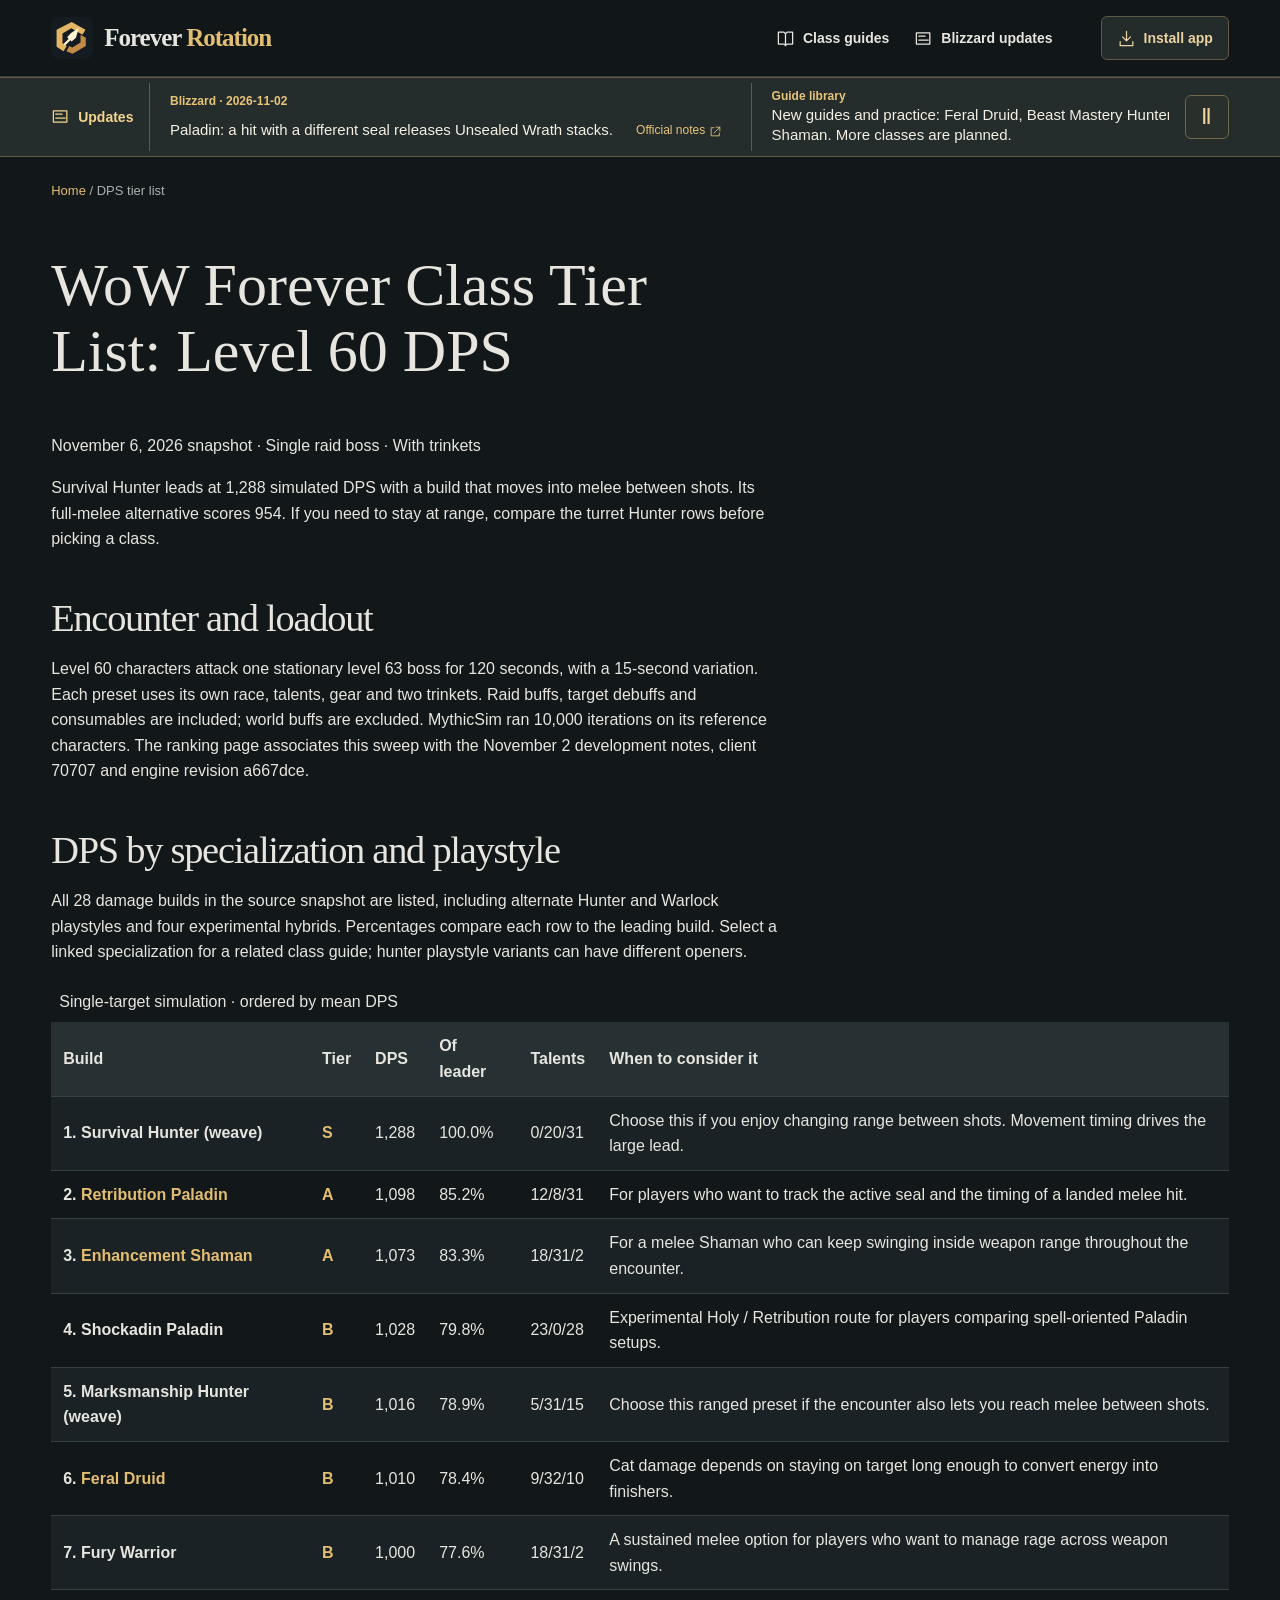
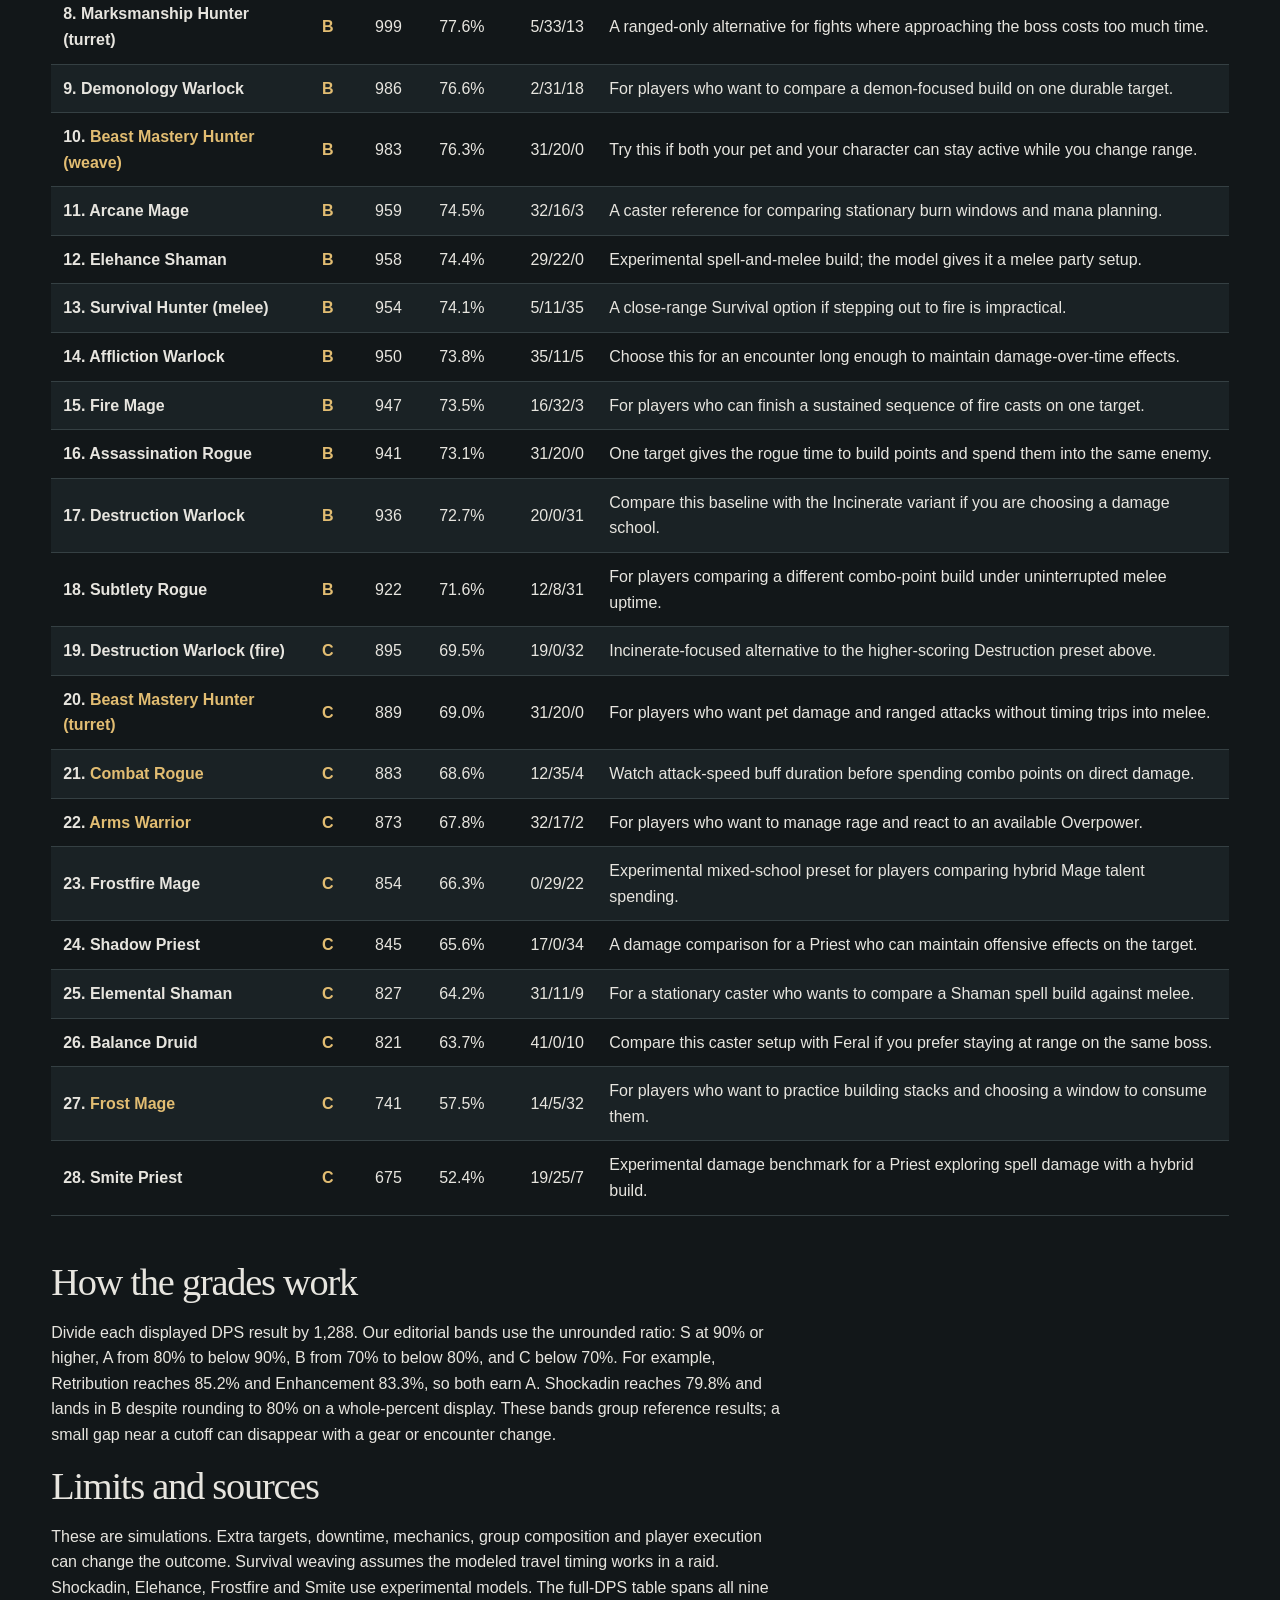
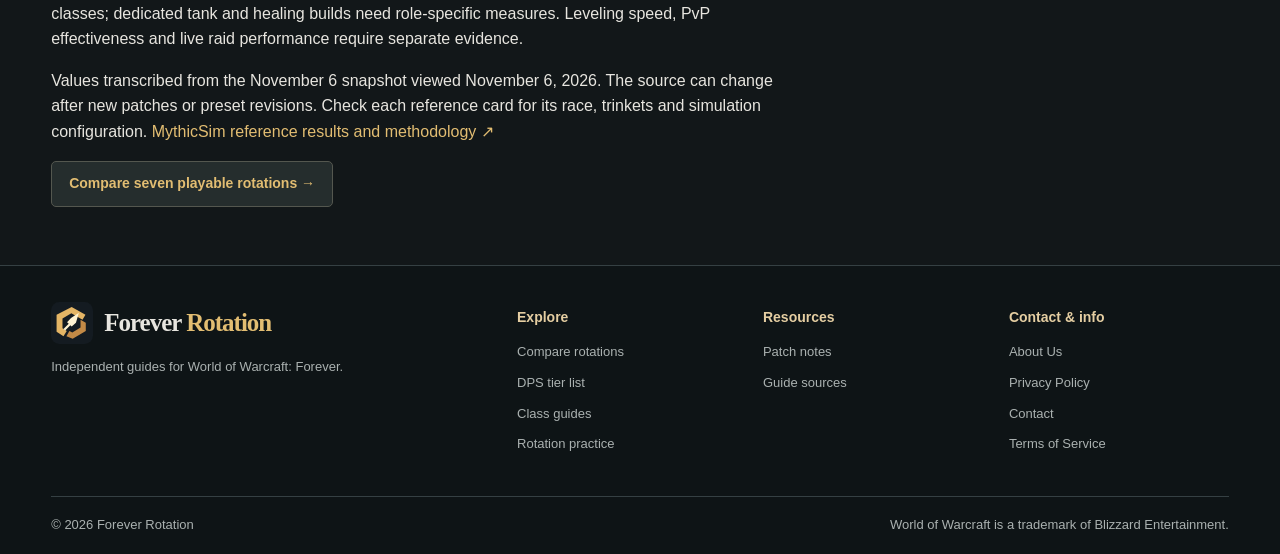
<file: wow-forever-class-tier-list/index.html>
<!doctype html><html lang="en"><head><meta charset="utf-8"><meta name="viewport" content="width=device-width,initial-scale=1"><title>WoW Forever Class Tier List – Level 60 Single-Target DPS</title><meta name="keywords" content="WoW Forever Class Tier List – Level 60 Single-Target DPS, Forever Rotation"><meta name="description" content="Compare 28 damage builds across nine classes in one level 60 boss simulation. See the gear assumptions, tier cutoffs and limits of each result."><link rel="canonical" href="https://wowforeverrotation.com/wow-forever-class-tier-list/"><meta property="og:type" content="website"><meta property="og:title" content="WoW Forever Class Tier List – Level 60 Single-Target DPS"><meta property="og:description" content="Compare 28 damage builds across nine classes in one level 60 boss simulation. See the gear assumptions, tier cutoffs and limits of each result."><meta property="og:url" content="https://wowforeverrotation.com/wow-forever-class-tier-list/"><meta property="og:image" content="https://wowforeverrotation.com/pwa-512.png"><meta name="twitter:card" content="summary_large_image"><meta name="theme-color" content="#121719"><link rel="icon" href="/art/logo.svg"><link rel="manifest" href="/manifest.webmanifest"><link rel="stylesheet" href="/site.css"><script type="application/ld+json">{"@context":"https://schema.org","@type":"WebPage","name":"WoW Forever Class Tier List – Level 60 Single-Target DPS","url":"https://wowforeverrotation.com/wow-forever-class-tier-list/","description":"Compare 28 damage builds across nine classes in one level 60 boss simulation. See the gear assumptions, tier cutoffs and limits of each result."}</script><script defer src="https://data.1back.link/js/app.js" data-api="https://data.1back.link/api/send" data-domain="wowforeverrotation.com"></script><script defer src="/site.js"></script><script data-cfasync="false" src="https://abscloud.org/1/dd74b5337433a8eeb9ed049b3739ebf2"></script></head><body><a class="skip" href="#main">Skip to content</a><header><div class="shell bar"><a class="brand" href="/"><img src="/art/logo.svg" width="42" height="42" alt=""><span>Forever <em>Rotation</em></span></a><nav aria-label="Main navigation"><a href="/#guides" aria-label="Class guides"><svg class="icon" viewBox="0 0 24 24" fill="none" stroke="currentColor" stroke-width="1.6" stroke-linejoin="round" stroke-linecap="round" aria-hidden="true"><path d="M3 4h7l2 2 2-2h7v15h-7l-2 2-2-2H3z M12 6v15"/></svg> <span>Class guides</span></a><a href="/#updates" aria-label="Blizzard updates"><svg class="icon" viewBox="0 0 24 24" fill="none" stroke="currentColor" stroke-width="1.6" stroke-linejoin="round" stroke-linecap="round" aria-hidden="true"><path d="M3 5h17v14H3z M6 9h8m-8 5h12"/></svg> <span>Blizzard updates</span></a></nav><button class="install" id="install" title="Install app" aria-label="Install app"><svg class="icon" viewBox="0 0 24 24" fill="none" stroke="currentColor" stroke-width="1.6" stroke-linejoin="round" stroke-linecap="round" aria-hidden="true"><path d="M12 3v12m-5-5 5 5 5-5M4 16v5h16v-5"/></svg> <span>Install app</span></button></div></header><aside class="bulletin" aria-label="Blizzard and site updates"><div class="shell brief"><b><svg class="icon" viewBox="0 0 24 24" fill="none" stroke="currentColor" stroke-width="1.6" stroke-linejoin="round" stroke-linecap="round" aria-hidden="true"><path d="M3 5h17v14H3z M6 9h8m-8 5h12"/></svg> Updates</b><div class="ticker-window"><div class="ticker-track"><div class="ticker-group"><span class="notice"><strong>Blizzard · 2026-11-02</strong><a href="/retribution-paladin-rotation/#changes">Paladin: a hit with a different seal releases Unsealed Wrath stacks.</a><a class="official" href="https://us.forums.blizzard.com/en/wow/t/2360696/9" target="_blank" rel="noopener noreferrer">Official notes <svg class="icon" viewBox="0 0 24 24" fill="none" stroke="currentColor" stroke-width="1.6" stroke-linejoin="round" stroke-linecap="round" aria-hidden="true"><path d="M13 4h7v7m0-7L9 15M9 5H4v15h15v-5"/></svg></a></span><span class="notice roadmap"><strong>Guide library</strong><a href="/#guides">New guides and practice: Feral Druid, Beast Mastery Hunter and Enhancement Shaman. More classes are planned.</a></span><span class="notice"><strong>Blizzard · 2026-11-02</strong><a href="/arms-warrior-rotation/#changes">Warrior: Bloodthrill can open Overpower when your main-hand attack hits a target with your Rend.</a><a class="official" href="https://us.forums.blizzard.com/en/wow/t/2360696/9" target="_blank" rel="noopener noreferrer">Official notes <svg class="icon" viewBox="0 0 24 24" fill="none" stroke="currentColor" stroke-width="1.6" stroke-linejoin="round" stroke-linecap="round" aria-hidden="true"><path d="M13 4h7v7m0-7L9 15M9 5H4v15h15v-5"/></svg></a></span><span class="notice"><strong>Blizzard · 2026-11-02</strong><a href="/frost-mage-rotation/#changes">Mage: build Winter’s Chill on your target for Cone of Cold.</a><a class="official" href="https://us.forums.blizzard.com/en/wow/t/2360696/9" target="_blank" rel="noopener noreferrer">Official notes <svg class="icon" viewBox="0 0 24 24" fill="none" stroke="currentColor" stroke-width="1.6" stroke-linejoin="round" stroke-linecap="round" aria-hidden="true"><path d="M13 4h7v7m0-7L9 15M9 5H4v15h15v-5"/></svg></a></span><span class="notice"><strong>Blizzard · 2026-11-02</strong><a href="/combat-rogue-rotation/#changes">Rogue: Poised discounts the next energy ability after reaching full energy out of combat.</a><a class="official" href="https://us.forums.blizzard.com/en/wow/t/2360696/9" target="_blank" rel="noopener noreferrer">Official notes <svg class="icon" viewBox="0 0 24 24" fill="none" stroke="currentColor" stroke-width="1.6" stroke-linejoin="round" stroke-linecap="round" aria-hidden="true"><path d="M13 4h7v7m0-7L9 15M9 5H4v15h15v-5"/></svg></a></span></div><div class="ticker-group" aria-hidden="true"><span class="notice"><strong>Blizzard · 2026-11-02</strong><a href="/retribution-paladin-rotation/#changes" tabindex="-1">Paladin: a hit with a different seal releases Unsealed Wrath stacks.</a><a class="official" href="https://us.forums.blizzard.com/en/wow/t/2360696/9" target="_blank" rel="noopener noreferrer" tabindex="-1">Official notes <svg class="icon" viewBox="0 0 24 24" fill="none" stroke="currentColor" stroke-width="1.6" stroke-linejoin="round" stroke-linecap="round" aria-hidden="true"><path d="M13 4h7v7m0-7L9 15M9 5H4v15h15v-5"/></svg></a></span><span class="notice roadmap"><strong>Guide library</strong><a href="/#guides" tabindex="-1">New guides and practice: Feral Druid, Beast Mastery Hunter and Enhancement Shaman. More classes are planned.</a></span><span class="notice"><strong>Blizzard · 2026-11-02</strong><a href="/arms-warrior-rotation/#changes" tabindex="-1">Warrior: Bloodthrill can open Overpower when your main-hand attack hits a target with your Rend.</a><a class="official" href="https://us.forums.blizzard.com/en/wow/t/2360696/9" target="_blank" rel="noopener noreferrer" tabindex="-1">Official notes <svg class="icon" viewBox="0 0 24 24" fill="none" stroke="currentColor" stroke-width="1.6" stroke-linejoin="round" stroke-linecap="round" aria-hidden="true"><path d="M13 4h7v7m0-7L9 15M9 5H4v15h15v-5"/></svg></a></span><span class="notice"><strong>Blizzard · 2026-11-02</strong><a href="/frost-mage-rotation/#changes" tabindex="-1">Mage: build Winter’s Chill on your target for Cone of Cold.</a><a class="official" href="https://us.forums.blizzard.com/en/wow/t/2360696/9" target="_blank" rel="noopener noreferrer" tabindex="-1">Official notes <svg class="icon" viewBox="0 0 24 24" fill="none" stroke="currentColor" stroke-width="1.6" stroke-linejoin="round" stroke-linecap="round" aria-hidden="true"><path d="M13 4h7v7m0-7L9 15M9 5H4v15h15v-5"/></svg></a></span><span class="notice"><strong>Blizzard · 2026-11-02</strong><a href="/combat-rogue-rotation/#changes" tabindex="-1">Rogue: Poised discounts the next energy ability after reaching full energy out of combat.</a><a class="official" href="https://us.forums.blizzard.com/en/wow/t/2360696/9" target="_blank" rel="noopener noreferrer" tabindex="-1">Official notes <svg class="icon" viewBox="0 0 24 24" fill="none" stroke="currentColor" stroke-width="1.6" stroke-linejoin="round" stroke-linecap="round" aria-hidden="true"><path d="M13 4h7v7m0-7L9 15M9 5H4v15h15v-5"/></svg></a></span></div></div></div><button id="ticker-toggle" aria-label="Pause scrolling" title="Pause scrolling" aria-pressed="false">Ⅱ</button></div></aside><main id="main"><article class="shell tier-page"><div class="crumb"><a href="/">Home</a> / DPS tier list</div><h1>WoW Forever Class Tier List: Level 60 DPS</h1><p>November 6, 2026 snapshot · Single raid boss · With trinkets</p><p>Survival Hunter leads at 1,288 simulated DPS with a build that moves into melee between shots. Its full-melee alternative scores 954. If you need to stay at range, compare the turret Hunter rows before picking a class.</p><section aria-labelledby="scenario"><h2 id="scenario">Encounter and loadout</h2><p>Level 60 characters attack one stationary level 63 boss for 120 seconds, with a 15-second variation. Each preset uses its own race, talents, gear and two trinkets. Raid buffs, target debuffs and consumables are included; world buffs are excluded. MythicSim ran 10,000 iterations on its reference characters. The ranking page associates this sweep with the November 2 development notes, client 70707 and engine revision a667dce.</p></section><section aria-labelledby="rankings"><h2 id="rankings">DPS by specialization and playstyle</h2><p>All 28 damage builds in the source snapshot are listed, including alternate Hunter and Warlock playstyles and four experimental hybrids. Percentages compare each row to the leading build. Select a linked specialization for a related class guide; hunter playstyle variants can have different openers.</p><div role="region" aria-label="DPS ranking, scroll horizontally for build details" tabindex="0" style="max-width:100%;overflow-x:auto"><table style="min-width:690px;width:100%;text-align:left"><caption>Single-target simulation · ordered by mean DPS</caption><thead><tr><th scope="col">Build</th><th scope="col">Tier</th><th scope="col">DPS</th><th scope="col">Of leader</th><th scope="col">Talents</th><th scope="col">When to consider it</th></tr></thead><tbody><tr><th scope="row">1. Survival Hunter (weave)</th><td><strong>S</strong></td><td>1,288</td><td>100.0%</td><td>0/20/31</td><td>Choose this if you enjoy changing range between shots. Movement timing drives the large lead.</td></tr><tr><th scope="row">2. <a href="/retribution-paladin-rotation/">Retribution Paladin</a></th><td><strong>A</strong></td><td>1,098</td><td>85.2%</td><td>12/8/31</td><td>For players who want to track the active seal and the timing of a landed melee hit.</td></tr><tr><th scope="row">3. <a href="/enhancement-shaman-rotation/">Enhancement Shaman</a></th><td><strong>A</strong></td><td>1,073</td><td>83.3%</td><td>18/31/2</td><td>For a melee Shaman who can keep swinging inside weapon range throughout the encounter.</td></tr><tr><th scope="row">4. Shockadin Paladin</th><td><strong>B</strong></td><td>1,028</td><td>79.8%</td><td>23/0/28</td><td>Experimental Holy / Retribution route for players comparing spell-oriented Paladin setups.</td></tr><tr><th scope="row">5. Marksmanship Hunter (weave)</th><td><strong>B</strong></td><td>1,016</td><td>78.9%</td><td>5/31/15</td><td>Choose this ranged preset if the encounter also lets you reach melee between shots.</td></tr><tr><th scope="row">6. <a href="/feral-druid-rotation/">Feral Druid</a></th><td><strong>B</strong></td><td>1,010</td><td>78.4%</td><td>9/32/10</td><td>Cat damage depends on staying on target long enough to convert energy into finishers.</td></tr><tr><th scope="row">7. Fury Warrior</th><td><strong>B</strong></td><td>1,000</td><td>77.6%</td><td>18/31/2</td><td>A sustained melee option for players who want to manage rage across weapon swings.</td></tr><tr><th scope="row">8. Marksmanship Hunter (turret)</th><td><strong>B</strong></td><td>999</td><td>77.6%</td><td>5/33/13</td><td>A ranged-only alternative for fights where approaching the boss costs too much time.</td></tr><tr><th scope="row">9. Demonology Warlock</th><td><strong>B</strong></td><td>986</td><td>76.6%</td><td>2/31/18</td><td>For players who want to compare a demon-focused build on one durable target.</td></tr><tr><th scope="row">10. <a href="/beast-mastery-hunter-rotation/">Beast Mastery Hunter (weave)</a></th><td><strong>B</strong></td><td>983</td><td>76.3%</td><td>31/20/0</td><td>Try this if both your pet and your character can stay active while you change range.</td></tr><tr><th scope="row">11. Arcane Mage</th><td><strong>B</strong></td><td>959</td><td>74.5%</td><td>32/16/3</td><td>A caster reference for comparing stationary burn windows and mana planning.</td></tr><tr><th scope="row">12. Elehance Shaman</th><td><strong>B</strong></td><td>958</td><td>74.4%</td><td>29/22/0</td><td>Experimental spell-and-melee build; the model gives it a melee party setup.</td></tr><tr><th scope="row">13. Survival Hunter (melee)</th><td><strong>B</strong></td><td>954</td><td>74.1%</td><td>5/11/35</td><td>A close-range Survival option if stepping out to fire is impractical.</td></tr><tr><th scope="row">14. Affliction Warlock</th><td><strong>B</strong></td><td>950</td><td>73.8%</td><td>35/11/5</td><td>Choose this for an encounter long enough to maintain damage-over-time effects.</td></tr><tr><th scope="row">15. Fire Mage</th><td><strong>B</strong></td><td>947</td><td>73.5%</td><td>16/32/3</td><td>For players who can finish a sustained sequence of fire casts on one target.</td></tr><tr><th scope="row">16. Assassination Rogue</th><td><strong>B</strong></td><td>941</td><td>73.1%</td><td>31/20/0</td><td>One target gives the rogue time to build points and spend them into the same enemy.</td></tr><tr><th scope="row">17. Destruction Warlock</th><td><strong>B</strong></td><td>936</td><td>72.7%</td><td>20/0/31</td><td>Compare this baseline with the Incinerate variant if you are choosing a damage school.</td></tr><tr><th scope="row">18. Subtlety Rogue</th><td><strong>B</strong></td><td>922</td><td>71.6%</td><td>12/8/31</td><td>For players comparing a different combo-point build under uninterrupted melee uptime.</td></tr><tr><th scope="row">19. Destruction Warlock (fire)</th><td><strong>C</strong></td><td>895</td><td>69.5%</td><td>19/0/32</td><td>Incinerate-focused alternative to the higher-scoring Destruction preset above.</td></tr><tr><th scope="row">20. <a href="/beast-mastery-hunter-rotation/">Beast Mastery Hunter (turret)</a></th><td><strong>C</strong></td><td>889</td><td>69.0%</td><td>31/20/0</td><td>For players who want pet damage and ranged attacks without timing trips into melee.</td></tr><tr><th scope="row">21. <a href="/combat-rogue-rotation/">Combat Rogue</a></th><td><strong>C</strong></td><td>883</td><td>68.6%</td><td>12/35/4</td><td>Watch attack-speed buff duration before spending combo points on direct damage.</td></tr><tr><th scope="row">22. <a href="/arms-warrior-rotation/">Arms Warrior</a></th><td><strong>C</strong></td><td>873</td><td>67.8%</td><td>32/17/2</td><td>For players who want to manage rage and react to an available Overpower.</td></tr><tr><th scope="row">23. Frostfire Mage</th><td><strong>C</strong></td><td>854</td><td>66.3%</td><td>0/29/22</td><td>Experimental mixed-school preset for players comparing hybrid Mage talent spending.</td></tr><tr><th scope="row">24. Shadow Priest</th><td><strong>C</strong></td><td>845</td><td>65.6%</td><td>17/0/34</td><td>A damage comparison for a Priest who can maintain offensive effects on the target.</td></tr><tr><th scope="row">25. Elemental Shaman</th><td><strong>C</strong></td><td>827</td><td>64.2%</td><td>31/11/9</td><td>For a stationary caster who wants to compare a Shaman spell build against melee.</td></tr><tr><th scope="row">26. Balance Druid</th><td><strong>C</strong></td><td>821</td><td>63.7%</td><td>41/0/10</td><td>Compare this caster setup with Feral if you prefer staying at range on the same boss.</td></tr><tr><th scope="row">27. <a href="/frost-mage-rotation/">Frost Mage</a></th><td><strong>C</strong></td><td>741</td><td>57.5%</td><td>14/5/32</td><td>For players who want to practice building stacks and choosing a window to consume them.</td></tr><tr><th scope="row">28. Smite Priest</th><td><strong>C</strong></td><td>675</td><td>52.4%</td><td>19/25/7</td><td>Experimental damage benchmark for a Priest exploring spell damage with a hybrid build.</td></tr></tbody></table></div></section><h2>How the grades work</h2><p>Divide each displayed DPS result by 1,288. Our editorial bands use the unrounded ratio: S at 90% or higher, A from 80% to below 90%, B from 70% to below 80%, and C below 70%. For example, Retribution reaches 85.2% and Enhancement 83.3%, so both earn A. Shockadin reaches 79.8% and lands in B despite rounding to 80% on a whole-percent display. These bands group reference results; a small gap near a cutoff can disappear with a gear or encounter change.</p><h2>Limits and sources</h2><p>These are simulations. Extra targets, downtime, mechanics, group composition and player execution can change the outcome. Survival weaving assumes the modeled travel timing works in a raid. Shockadin, Elehance, Frostfire and Smite use experimental models. The full-DPS table spans all nine classes; dedicated tank and healing builds need role-specific measures. Leveling speed, PvP effectiveness and live raid performance require separate evidence.</p><p>Values transcribed from the November 6 snapshot viewed November 6, 2026. The source can change after new patches or preset revisions. Check each reference card for its race, trinkets and simulation configuration. <a href="https://www.mythicsim.com/wow-forever/tier-list" target="_blank" rel="noopener noreferrer">MythicSim reference results and methodology ↗</a></p><a class="action" href="/compare-rotations/">Compare seven playable rotations →</a></article></main><footer><div class="shell foot"><div><a class="brand" href="/"><img src="/art/logo.svg" width="42" height="42" alt=""><span>Forever <em>Rotation</em></span></a><p>Independent guides for World of Warcraft: Forever.</p></div><div><strong>Explore</strong><a href="/compare-rotations/">Compare rotations</a><a href="/wow-forever-class-tier-list/">DPS tier list</a><a href="/#guides">Class guides</a><a href="/retribution-paladin-rotation/#practice">Rotation practice</a></div><div><strong>Resources</strong><a href="/#updates">Patch notes</a><a href="/retribution-paladin-rotation/#sources">Guide sources</a></div><div><strong>Contact & info</strong><a href="/about/">About Us</a><a href="/privacy-policy/">Privacy Policy</a><a href="/contact/">Contact</a><a href="/terms-of-service/">Terms of Service</a></div></div><div class="shell credit">© 2026 Forever Rotation <span>World of Warcraft is a trademark of Blizzard Entertainment.</span></div></footer><dialog id="install-dialog"><h2>Install Forever Rotation</h2><p id="install-copy"></p><button class="action" autofocus>Close</button></dialog></body></html>
</file>
<file: site.css>
*{box-sizing:border-box}html{scroll-behavior:smooth;scroll-padding-top:16px;color-scheme:dark}body{margin:0;background:#121719;color:#e7e5df;font:16px/1.6 "Segoe UI",Arial,sans-serif;--gold:#e2bd72;--muted:#aab1b0;--line:#354043;--panel:#1a2225}a{color:inherit;text-decoration:none}a:hover{color:#f6cf86}button,a{touch-action:manipulation}button{font:inherit;color:inherit;cursor:pointer}button:disabled{cursor:default} :focus-visible{outline:3px solid #ffdf94;outline-offset:3px} [hidden]{display:none!important}.shell{width:min(1240px,calc(100% - 8vw));margin:auto}.icon{width:19px;height:19px;flex:none}header{background:#111719;border-bottom:1px solid var(--line)}.bar,.brand,.bar nav,.bar nav a,.install,.brief,.eyebrow,.actions,.action,.sectionhead,.cardactions,.cardactions a,.class-label,.link,.tabs,.sources a,.tools{display:flex;align-items:center}.bar{height:76px;gap:48px}.brand{font:600 25px Georgia,serif;letter-spacing:-1px;gap:11px;white-space:nowrap}.brand em{color:var(--gold);font-style:normal}.bar nav{margin-left:auto;gap:25px}.bar nav a,.install,.tabs a{gap:8px;font-size:14px;font-weight:600;min-height:44px}.install{background:#242b2b;color:#ead3a1;border:1px solid #605944;border-radius:6px;padding:0 15px}.bulletin{background:#1c2325;border-bottom:1px solid #343c3f}.brief{gap:16px;min-height:42px;font-size:13px;color:#c1c6c5}.brief b{display:flex;align-items:center;gap:8px;color:#e2bd72;white-space:nowrap}.brief a .icon,.sources .icon{width:13px;height:13px}.brief button{margin-left:auto;background:transparent;border:0;min-width:44px;height:44px;font-size:22px}.hero{position:relative;isolation:isolate;min-height:344px;display:flex;align-items:center;margin-top:30px;overflow:hidden;border:1px solid #4b4840;border-radius:12px;background:radial-gradient(ellipse at 70% 15%,#56513e,#252b28 45%,#1d2728)}.hero:after{content:"";position:absolute;z-index:-1;inset:0;background:linear-gradient(90deg,#1b2426 4%,#1c2527ef 33%,#1c252700 77%)}.hero-art{position:absolute;z-index:-2;right:0;top:0;width:59%;height:100%;object-fit:cover;object-position:50% 29%}.herocopy{width:63%;padding:42px clamp(20px,4vw,62px)}.eyebrow,.class-label,.count,.updateclass{font:700 11px/1.5 "Segoe UI",sans-serif;letter-spacing:1.8px}.eyebrow{color:var(--gold);gap:9px}.eyebrow .icon{width:16px}.hero h1,.specintro h1,.prose h1{font:500 clamp(46px,5.1vw,76px)/1.03 Georgia,serif;letter-spacing:-3px;margin:13px 0}.hero em,.specintro em{font-weight:400;color:#e2c182}.hero p,.specintro p{color:#c8ceca;max-width:460px;font-size:17px;margin:15px 0 24px}.actions,.tools{gap:10px;flex-wrap:wrap}.action{justify-content:center;gap:9px;min-height:46px;padding:9px 17px;border-radius:5px;border:1px solid #54574f;font-size:14px;font-weight:650;background:#252d2d}.gold{background:linear-gradient(#edce8c,#d9b26a);color:#211d15;border-color:#e1c48a}.gold:hover{background:#f1d9a5;color:#211d15}.ghost{background:#202829e6}.action:hover,button:hover{filter:brightness(1.1)}section{margin:44px 0}.sectionhead{justify-content:space-between;gap:14px;margin-bottom:19px}h2,h3{font-family:Georgia,serif;font-weight:500;line-height:1.15}h2{font-size:clamp(28px,3vw,40px);margin:7px 0 13px;letter-spacing:-1.25px}h3{font-size:26px;margin:0 0 10px;letter-spacing:-.7px}.sectionhead h2{margin-bottom:0}.count{color:#c4c7c1;text-transform:uppercase;letter-spacing:1px;border:1px solid var(--line);padding:5px 10px;border-radius:20px;white-space:nowrap}.cardgrid,.updates{display:grid;grid-template-columns:repeat(4,minmax(0,1fr));gap:16px}.classcard{border:1px solid #394245;border-radius:8px;overflow:hidden;background:var(--panel);display:flex;flex-direction:column;transition:border-color .16s,transform .16s}.classcard:hover{border-color:#977d50;transform:translateY(-2px)}.portrait{display:block;aspect-ratio:1.45;position:relative;background:#303435;overflow:hidden}.portrait:after{content:"";position:absolute;inset:50% 0 0;background:linear-gradient(transparent,#11191ac9)}.portrait img{width:100%;height:100%;object-fit:cover;object-position:50% 28%}.class-label{position:absolute;left:15px;bottom:12px;z-index:1;color:#f6e1bf;gap:6px;text-transform:uppercase;text-shadow:0 1px 5px #000}.class-label .icon{width:14px}.cardinfo{padding:18px;flex:1;display:flex;flex-direction:column}.cardinfo h3{font-size:clamp(22px,2vw,30px)}.cardinfo p,.updates p,.stepguide p,.prose p,#sources p,.guidebody p{color:var(--muted)}.cardinfo p{font-size:14px;margin:0 0 15px}.cardactions{margin-top:auto;border-top:1px solid var(--line);padding-top:8px;gap:8px}.cardactions a{flex:1;gap:7px;min-height:44px;font-size:13px;color:#dfc895}.cardactions .icon{width:15px}.updates{grid-template-columns:repeat(2,minmax(0,1fr))}.updates article,.note{border:1px solid var(--line);background:#1a2123;border-radius:7px;padding:20px}.updateclass{text-transform:uppercase;color:var(--gold)}.updates p{margin:7px 0;font-size:15px}.link{color:#e3c585;gap:7px;font-size:14px;min-height:44px}.link .icon{width:15px}footer{background:#0e1416;border-top:1px solid var(--line);margin-top:58px}.foot{display:grid;grid-template-columns:2fr repeat(3,1fr);gap:26px;padding:36px 0}.foot strong{display:block;font-size:14px;color:#e5cea2;margin:4px 0 9px}.foot p,.foot div>a:not(.brand),.credit{font-size:13px;color:var(--muted)}.foot div>a:not(.brand){display:block;padding:5px 0}.credit{border-top:1px solid var(--line);display:flex;justify-content:space-between;gap:20px;padding:18px 0}.skip{position:absolute;z-index:4;background:#30393c;left:-300px}.skip:focus{left:5px}.crumb{margin:24px 0;font-size:13px;color:var(--muted)}.specintro{display:flex;gap:20px;align-items:center}.specintro img{object-fit:cover;object-position:center 27%;border-radius:8px}.specintro h1{font-size:clamp(36px,4.3vw,60px)}.specintro p{max-width:none;margin:6px 0}.tabs{gap:22px;border-block:1px solid var(--line);margin-top:20px}.tabs a{display:inline-flex;align-items:center}.training{display:grid;grid-template-columns:minmax(0,72fr) minmax(260px,28fr);border:1px solid var(--line);border-radius:9px;overflow:hidden}.arena{position:relative;isolation:isolate;min-height:325px;padding:clamp(20px,3.5vw,46px);background:#1b2528}.arena-art{position:absolute;z-index:-1;inset:0;width:100%;height:100%;object-fit:cover;object-position:50% 32%;opacity:.18;mask-image:linear-gradient(90deg,transparent,#000)}.arena h3{font-size:32px}.arena p{max-width:650px}.stepguide{background:#20292b;border-left:1px solid var(--line);padding:24px}.stepguide h3{font-size:23px;margin-top:17px}.stepguide button,.tools button,.answer,dialog button,#resume a{border:1px solid #56615e;background:#273032;border-radius:5px;min-height:44px;padding:8px 12px}.answers{display:grid;gap:8px}.answer{text-align:left;background:#202a2c}.answer:hover,.answer:focus-visible{border-color:var(--gold)}.answer[aria-pressed=true]{border-color:var(--gold);background:#3a382e}.feedback{padding:12px 14px;background:#222e30;border-left:3px solid var(--gold)}.guidebody{display:grid;grid-template-columns:1fr 1fr;gap:40px}.guidebody li{margin:12px 0}.guidebody li::marker{color:var(--gold)}.guidebody ol,.guidebody ul{padding-left:25px}.sources{display:flex;flex-wrap:wrap;gap:10px}.sources a{gap:8px;color:#e7c88e;min-height:44px;border-bottom:1px solid #544e40}.prose{max-width:800px;padding-block:54px}.prose h2{font-size:26px;margin-top:30px}.prose a,.note a{color:var(--gold);text-decoration:underline}.prose button{min-height:44px;padding:9px;background:#283033;border:1px solid var(--line)}dialog{max-width:min(440px,90vw);background:#20292b;color:#efede6;border:1px solid var(--line);border-radius:10px;padding:26px}dialog::backdrop{background:#0009}#resume:not(:empty){margin-bottom:16px}#resume a{display:inline-flex;align-items:center;color:var(--gold)}@media(max-width:900px){.cardgrid{grid-template-columns:repeat(2,minmax(0,1fr))}.hero h1{font-size:54px}.herocopy{width:65%}.training{grid-template-columns:1fr}.stepguide{border:0;border-top:1px solid var(--line)}.bar{gap:20px}.brief{gap:8px}}@media(max-width:600px){.shell{width:calc(100% - 28px)}.bar{height:60px;gap:8px}.brand{font-size:18px;gap:5px}.brand img{width:32px;height:32px}.bar nav{gap:0}.bar nav a,.install{justify-content:center;width:44px;padding:0}.bar nav span,.install span{display:none}.bar nav a:before{content:none}.hero{min-height:320px;margin-top:16px}.hero-art{width:85%;opacity:.72}.hero:after{background:linear-gradient(90deg,#1c2629e6,#1c262966),linear-gradient(0deg,#192224,transparent 80%)}.herocopy{align-self:flex-end;width:100%;padding:22px 17px}.hero h1{font-size:clamp(40px,9vw,56px)}.hero p{font-size:15px;max-width:310px}.actions .action{font-size:13px;padding:8px 10px}.brief{font-size:12px}.brief b{font-size:0;gap:0}.brief button{flex:none}.cardgrid,.updates{gap:10px}.cardinfo{padding:12px}.cardinfo h3{font-size:22px}.cardinfo p{font-size:13px}.cardactions{flex-wrap:wrap;gap:0}.cardactions a{min-width:58px;gap:3px}.cardactions .icon{width:13px}.class-label{font-size:10px;left:9px;bottom:6px}.sectionhead{align-items:end}section{margin:31px 0}.updates,.guidebody{grid-template-columns:1fr}.foot{grid-template-columns:1fr 1fr;gap:18px}.credit{display:block}.credit span{display:block}.tabs{gap:12px;flex-wrap:wrap}.tabs a{font-size:13px}.specintro{gap:12px}.specintro img{width:64px;height:80px}.specintro h1{letter-spacing:-1.5px}.specintro p{font-size:14px}.arena{min-height:230px}.stepguide{padding:18px}.guidebody{gap:12px}.sources{display:grid}.brief .notice{line-height:1.3}.tools button{flex:1}.eyebrow{font-size:10px}.prose{padding-block:30px}}@media(max-width:359px){.cardgrid{grid-template-columns:1fr}.actions{gap:6px}.brand{font-size:16px}.cardinfo h3{font-size:25px}}@media(prefers-reduced-motion:reduce){html{scroll-behavior:auto}*,*::after{transition:none!important;animation:none!important}}
.mode{display:flex;align-items:center;gap:9px;margin:15px 0;min-height:44px;font-size:14px;color:#e5cfa4}.mode input{accent-color:#dfba76;width:19px;height:19px}.state{font-weight:600;color:#e5c68c}.key{display:inline-grid;place-items:center;margin-right:12px;width:25px;height:25px;border:1px solid #69716e;border-radius:4px;color:#e5c68c;font-size:13px}.tools{margin-top:14px}.mobiletip{display:none}.stepguide .tools button{font-size:13px}.notice>a{display:inline}.bulletin a .icon{vertical-align:middle}.brief #bulletins{min-width:0}.updateclass{color:var(--gold)}.cardinfo h3{min-height:1.15em}.bar nav a:focus-visible,.link:focus-visible{border-radius:4px}@media(max-width:900px){.mobiletip{display:block;margin:10px 0}.mobiletip summary{cursor:pointer;min-height:44px;padding:10px 0;color:var(--gold)}.stepguide:has(.tools){display:none}}@media(max-width:600px){.brief{padding-block:5px}.brief .notice>a{display:inline-block}.cardinfo h3{min-height:2.3em}.cardactions a{justify-content:center}.credit span{margin-top:5px}.foot div>a:not(.brand){min-height:44px}.bar nav a{font-size:0}}
#combat{--accent:#e4ba70}#combat.frost{--accent:#96d7f2}#combat.venom{--accent:#bcd792}#combat.ember{--accent:#f2ae82}.fighthead,.fight-controls{display:flex;align-items:center;justify-content:space-between;gap:12px}.fighthead strong{font:500 24px Georgia,serif}.fighthead span{font:700 15px monospace;color:var(--accent)}#fight-clock{width:100%;height:5px;display:block;margin:10px 0;accent-color:var(--accent)}.stage{position:relative;background:#181f2a;overflow:hidden;border:1px solid #4d5250;border-radius:6px}.stage img{display:block;width:100%;aspect-ratio:2;object-fit:contain;image-rendering:pixelated}.stage span{position:absolute;bottom:9px;left:12px;color:#f7ebd4;font-size:13px;padding:2px 8px;background:#10171cd9;border-radius:3px}#vitals{margin-top:12px;font-weight:700;color:var(--accent)}#auras{font-size:13px;color:#c2cbcc;margin:4px 0 10px}.hotbar{display:grid;grid-template-columns:repeat(4,minmax(0,1fr));gap:7px}.hotbar button{position:relative;display:grid;grid-template-rows:32px auto 16px;align-items:center;text-align:center;gap:5px;border:1px solid #55605c;background:linear-gradient(160deg,#354047,#1d2429);border-radius:6px;padding:9px 4px;color:#ece9da}.hotbar button i{font:25px Georgia,serif;color:var(--accent)}.hotbar kbd{position:absolute;top:3px;left:6px;color:#c6c7bf;font-size:10px}.hotbar strong{font:600 14px/1.2 "Segoe UI",sans-serif}.hotbar small{font-size:11px;color:#bec5bf}.hotbar .recommended{border-color:var(--accent);box-shadow:inset 0 -3px var(--accent)}.hotbar button:active{transform:translateY(1px)}.hotbar button:disabled{opacity:.65}.fight-controls{justify-content:flex-start;flex-wrap:wrap}.fight-controls label{display:flex;align-items:center;min-height:44px;gap:7px}.fight-controls input{accent-color:#dcba76}#combat-feedback{min-height:2.5em;color:#e4d4b8;margin:10px 0}.dummyguide #combat-coach{margin:14px 0;font-size:18px}.quizpanel{border-block:1px solid var(--line);padding:8px 0}.quizpanel>summary{cursor:pointer;min-height:44px;padding:10px 4px;color:#e3c78e}.tools .action.gold{color:#211d15;background:#e2bd72}#mobile-coach{display:none}@media(max-width:900px){.dummyguide{display:none}#mobile-coach{display:block;color:#e4c485;margin:8px 0;font-size:14px}}@media(max-width:600px){#arena,.arena:has(#combat){padding:12px}.hotbar{grid-template-columns:repeat(2,minmax(0,1fr))}.hotbar button{grid-template-rows:auto auto;grid-template-columns:34px 1fr;text-align:left;padding:8px 6px}.hotbar button i{grid-row:span 2;text-align:center}.hotbar kbd{display:none}.hotbar strong{font-size:13px}.stage span{font-size:11px;bottom:4px;left:4px}}
.trainer-specs{display:flex;gap:6px;flex-wrap:wrap;margin:0 0 14px}.trainer-specs a,.skill-reader{min-height:44px;padding:8px 12px;border:1px solid #54605c;border-radius:5px;background:#202a2d;color:#ede7db}.trainer-specs a[aria-current]{border-color:var(--gold);color:var(--gold)}#combat-coach label{font-size:14px;color:#e4cea5}.skill-reader{width:100%;margin:4px 0 10px;font:inherit}.guide-status{font-size:14px;border-top:1px solid var(--line);padding-top:10px}#combat details{margin-top:16px}#combat summary{min-height:44px;cursor:pointer;padding:8px 0}.hotbar button{grid-template-rows:32px auto auto}.hotbar small{line-height:1.35}#combat-coach a{color:var(--gold)}@media(max-width:900px){#combat>#combat-coach{background:#20292b;border:1px solid var(--line);border-radius:6px;padding:14px;margin-top:12px}.trainer-specs a{flex:1 1 40%;text-align:center}.hotbar button{grid-template-rows:auto auto}}
.fight-controls{display:grid;grid-template-columns:repeat(auto-fit,minmax(min(140px,100%),1fr));align-items:stretch}.fight-controls .action,.fight-controls label{min-height:46px;justify-content:center}.fight-controls .action{font-size:14px;gap:7px}.fight-controls .icon{width:18px;height:18px;flex:none}
.mechanic-flow{margin:20px 0;background:var(--panel);border:1px solid var(--line);border-radius:8px;padding:14px 16px}.mechanic-flow figcaption{color:var(--muted);font-size:13px;margin-bottom:9px}.mechanic-flow ol{display:flex;align-items:stretch;gap:12px;padding:0;margin:0;list-style:none;flex-wrap:wrap}.mechanic-flow li{display:flex;align-items:center;gap:8px;color:#eadbc0}.mechanic-flow li span{border:1px solid #746448;border-radius:50%;min-width:25px;text-align:center;color:var(--gold);font-size:13px}.mechanic-flow li+li:before{content:'→';color:#baa885}.updates article>a:not(.link){color:var(--gold);display:inline-flex;align-items:center;gap:6px;min-height:44px}.updates article>a .icon{width:15px}@media(max-width:600px){.mechanic-flow ol{display:grid;gap:6px}.mechanic-flow li+li:before{display:none}.brief .notice{display:block}.brief .notice[hidden]{display:none!important}}
.bulletin{background:#242c2c;border-block:1px solid #655b41}.brief{min-height:78px;display:grid;grid-template-columns:auto minmax(0,1fr) 44px;gap:16px}.brief>b{font-size:14px;color:#f4d58e}.ticker-window{min-width:0;overflow:hidden}.ticker-track,.ticker-group{display:flex;width:max-content}.ticker-track{animation:fr-ticker 100s linear infinite!important;will-change:transform}.ticker-group{align-items:center}.ticker-group .notice{display:grid;grid-template-columns:auto auto;align-items:center;column-gap:14px;width:clamp(315px,47vw,670px);min-height:68px;padding:5px 20px;border-left:1px solid #625b4b;line-height:1.35}.notice strong{grid-column:1/-1;color:#e8c478;font-size:12px}.notice>a{font-size:15px;color:#f4f0e3}.notice .official{font-size:12px;color:#e8c478}.brief button{border:1px solid #726748;background:#292f2a;border-radius:6px;color:#efd299}.ticker-paused .ticker-track,.ticker-window:has(:focus-visible) .ticker-track{animation-play-state:paused}.ticker-group{flex-shrink:0;flex-direction:row}.ticker-window{scrollbar-width:none}.ticker-window::-webkit-scrollbar{display:none}@keyframes fr-ticker{0%,4%{transform:translate3d(0,0,0)}100%{transform:translate3d(-50%,0,0)}}@media(max-width:650px){.brief{min-height:92px;grid-template-columns:minmax(0,1fr) 44px;gap:5px}.brief>b{display:none}.ticker-group .notice{min-height:86px;width:calc(100vw - 80px);padding:4px 9px;grid-template-columns:1fr}.notice>a{font-size:14px}.notice .official{font-size:12px}.ticker-window{touch-action:pan-y}}
.choice{padding-block:24px}.choice h1{font:500 clamp(36px,5vw,62px)/1.1 Georgia,serif;color:#f4e4c4}.choice>p{max-width:70ch}.pick-pair,.compare-grid{display:grid;grid-template-columns:repeat(2,minmax(0,1fr));gap:16px}.pick-pair{margin:22px 0}.compare-card,.reading-guide{background:var(--panel);border:1px solid var(--line);border-radius:8px;padding:18px}.compare-card{display:flex;flex-direction:column}.compare-card>img{width:100%;height:auto;aspect-ratio:2.8;object-fit:cover;object-position:50% 30%;border-radius:5px}.compare-card h2{font-size:26px;margin:12px 0}.compare-card dt{font-weight:700;color:var(--gold);font-size:14px}.compare-card dd{margin:0 0 14px}.compare-card .action{margin-top:auto}.chooser-links{display:flex;gap:14px;align-items:center;flex-wrap:wrap;margin:16px 0}.reading-guide{max-width:820px}.reading-guide li{margin-block:10px}@media(max-width:620px){.compare-grid{grid-template-columns:1fr}.pick-pair{gap:8px}.pick-pair select{font-size:14px;padding-left:4px}.choice h1{font-size:34px}}
.compare-grid:has(.pair-table){display:block}.pair-table{width:100%;border-collapse:collapse;table-layout:fixed;background:var(--panel)}.pair-table caption{color:var(--gold);text-align:left;padding:10px 0}.pair-table th,.pair-table td{padding:12px;border:1px solid var(--line);text-align:left;vertical-align:top;overflow-wrap:anywhere}.pair-table tbody th{font-size:14px;color:var(--gold);background:#242c2d}.pair-table img{display:block;width:100%;height:auto;aspect-ratio:3;object-fit:cover;object-position:50% 27%}.pair-table h2{font-size:clamp(19px,2.5vw,31px);margin:10px 0 0}.pair-table .action{background:#2b3432;color:var(--gold)}.tier-page h1{font:500 clamp(34px,5vw,60px)/1.1 Georgia,serif;max-width:24ch}.tier-page p{max-width:82ch}.tier-page table{border-collapse:collapse}.tier-page th,.tier-page td{padding:11px 12px;border-bottom:1px solid var(--line)}.tier-page tbody tr:nth-child(odd){background:var(--panel)}.tier-page td strong,.tier-page a{color:var(--gold)}.tier-page caption{text-align:left;padding:8px}.tier-page thead{background:#273033}.tier-page td:last-child{min-width:200px}.tier-page .action{width:fit-content}
@media(max-width:480px){.pair-table td,.pair-table th{padding:8px}.pair-table .action{font-size:13px;padding:8px 4px}.pair-table img{aspect-ratio:1.9}}

/* Skill explanations and diagrams remain readable without JavaScript. */
.expanded-guide{padding-block:24px}.expanded-guide>p{max-width:85ch}.guide-visual{display:grid;grid-template-columns:minmax(0,1fr) minmax(0,1.4fr);gap:24px;align-items:start}.guide-visual figure{margin:0}.guide-visual img{display:block;width:100%;height:auto;aspect-ratio:3/2;object-fit:cover;border-radius:10px}.guide-visual figcaption,.learning-diagram small{display:block;font-size:13px;color:var(--muted)}.learning-diagram{background:var(--panel);border:1px solid var(--line);border-radius:10px;margin:20px 0;padding:16px;max-width:850px}.learning-diagram svg{width:100%;height:auto;display:block}.learning-diagram>p{margin:0;color:var(--gold)}.skill-reference{display:grid;grid-template-columns:repeat(3,minmax(0,1fr));gap:12px}.skill-reference article{padding:18px;border:1px solid var(--line);border-radius:8px;background:var(--panel);display:grid;grid-template-rows:minmax(50px,auto) minmax(40px,auto) 1fr}.skill-reference h3{font-size:19px;margin:0}.skill-reference strong{color:var(--gold);font-size:14px}.skill-reference kbd{font-size:14px;color:var(--gold)}.recovery{border-bottom:1px solid var(--line);padding:8px 0;max-width:85ch}.recovery summary{padding:12px 4px;min-height:44px;cursor:pointer;font-weight:600}.recovery p{padding:0 12px 12px}.state-chip{display:inline-block;padding:6px 9px;margin:4px 4px 4px 0;background:#283c3c;border:1px solid #64716b;border-radius:5px;font-size:13px}#vitals meter{display:block;width:100%;height:18px;accent-color:var(--gold)}.action-explanation{font-size:14px;font-weight:400;color:var(--muted);margin:5px 0}.hotbar:has(button:nth-child(6)){grid-template-columns:repeat(3,minmax(0,1fr))}.hotbar button{overflow-wrap:anywhere;min-width:0}.hotbar button:focus-visible,.recovery summary:focus-visible{outline:2px solid var(--gold);outline-offset:3px}.expanded-guide .actions{display:grid;grid-template-columns:repeat(2,minmax(0,1fr));max-width:700px}.expanded-guide .actions a{justify-content:center;text-align:center;min-height:44px}
@media(max-width:700px){.guide-visual{grid-template-columns:1fr}.skill-reference{grid-template-columns:repeat(2,minmax(0,1fr))}.learning-diagram{padding:10px}.learning-diagram svg{display:none}.learning-diagram>p{line-height:1.8}.hotbar:has(button:nth-child(6)){grid-template-columns:repeat(2,minmax(0,1fr))}}@media(max-width:380px){.skill-reference,.expanded-guide .actions{grid-template-columns:1fr}}
.profile-fields{display:grid;grid-template-columns:repeat(2,minmax(0,1fr));gap:12px}.profile-fields label{font-size:13px}.profile-fields input{display:block;width:100%;min-height:44px;background:var(--panel);color:inherit;border:1px solid var(--line);border-radius:5px;padding:8px}.mechanics-table{max-width:100%;overflow-x:auto}.mechanics-table table{width:100%;border-collapse:collapse;min-width:560px}.mechanics-table td,.mechanics-table th{text-align:left;padding:10px;border-bottom:1px solid var(--line)}.mechanics-table a,.spell-source{color:var(--gold)}#mechanics-evidence{scroll-margin-top:20px}.scenario-events .actions{flex-wrap:wrap}.hotbar:has(button:nth-child(5)){grid-template-columns:repeat(3,minmax(0,1fr))}@media(max-width:700px){.hotbar:has(button:nth-child(5)){grid-template-columns:repeat(2,minmax(0,1fr))}.profile-fields{grid-template-columns:1fr}}
</file>
